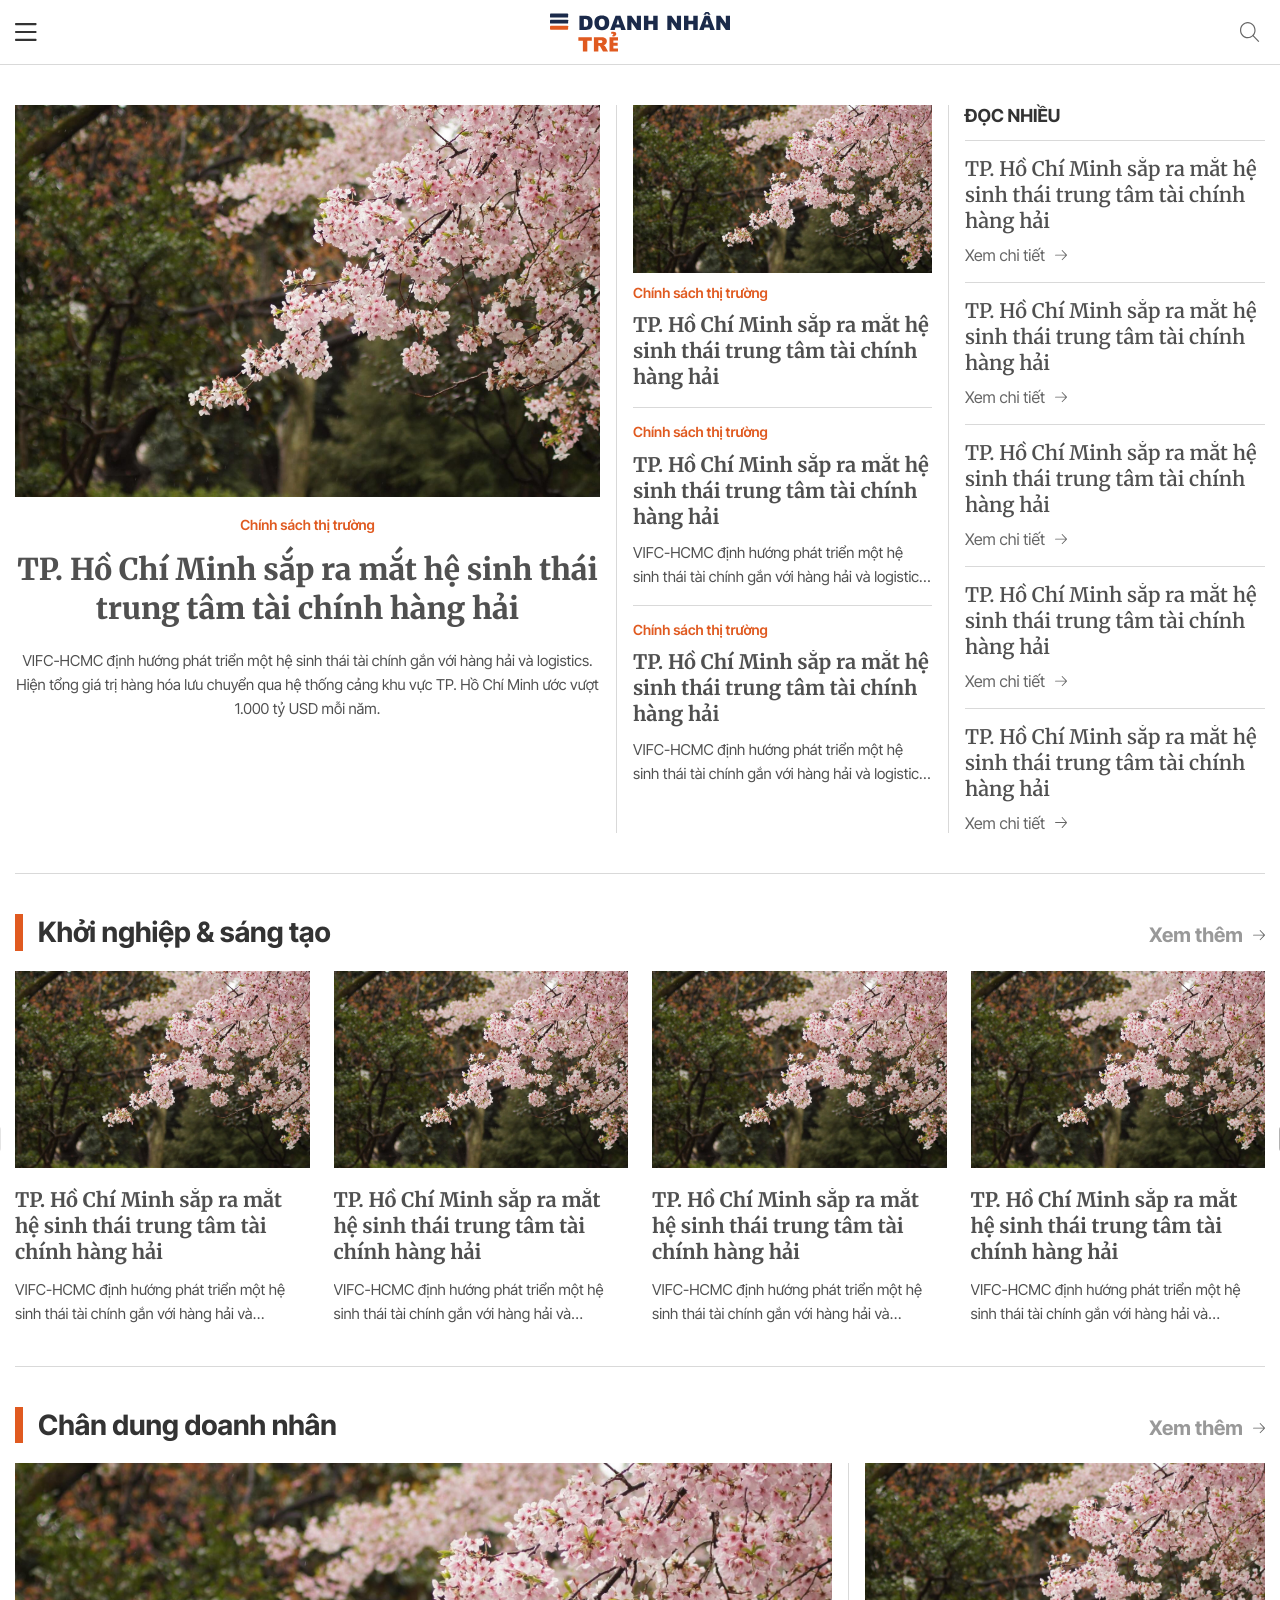
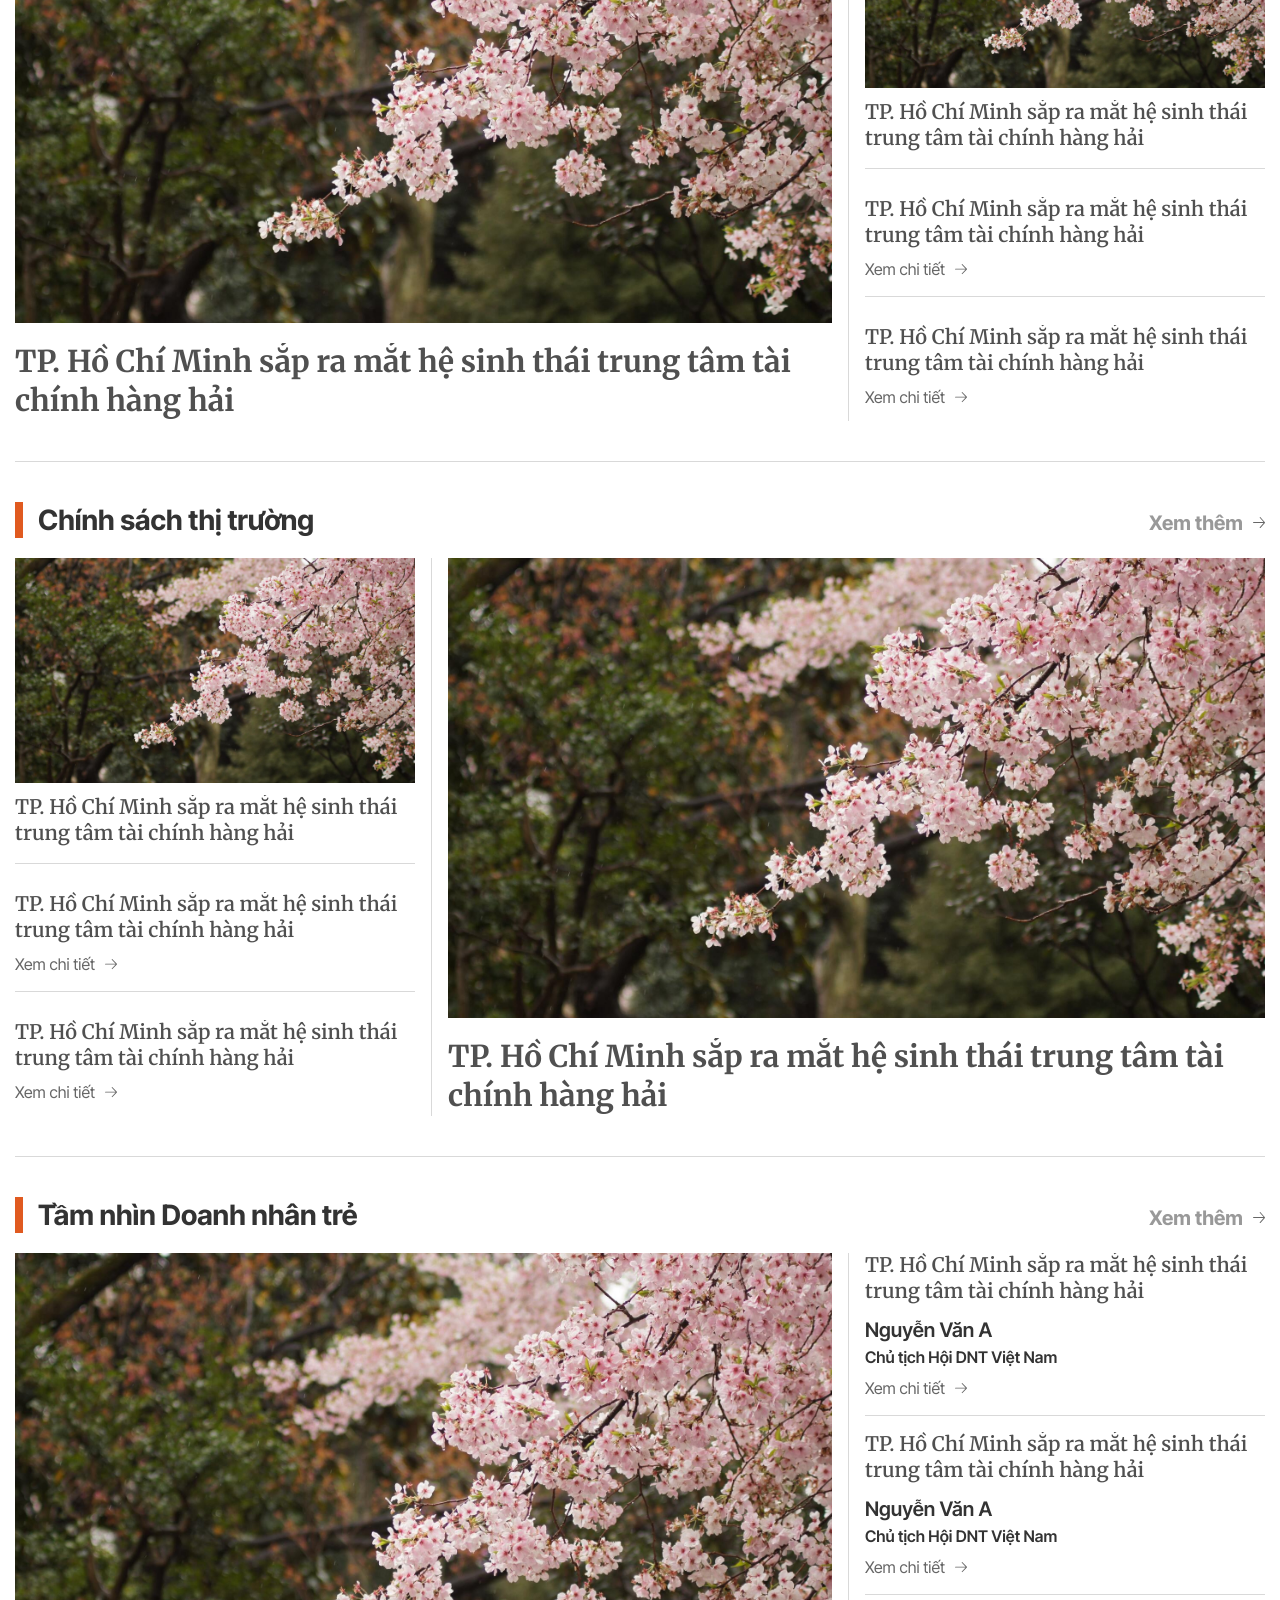
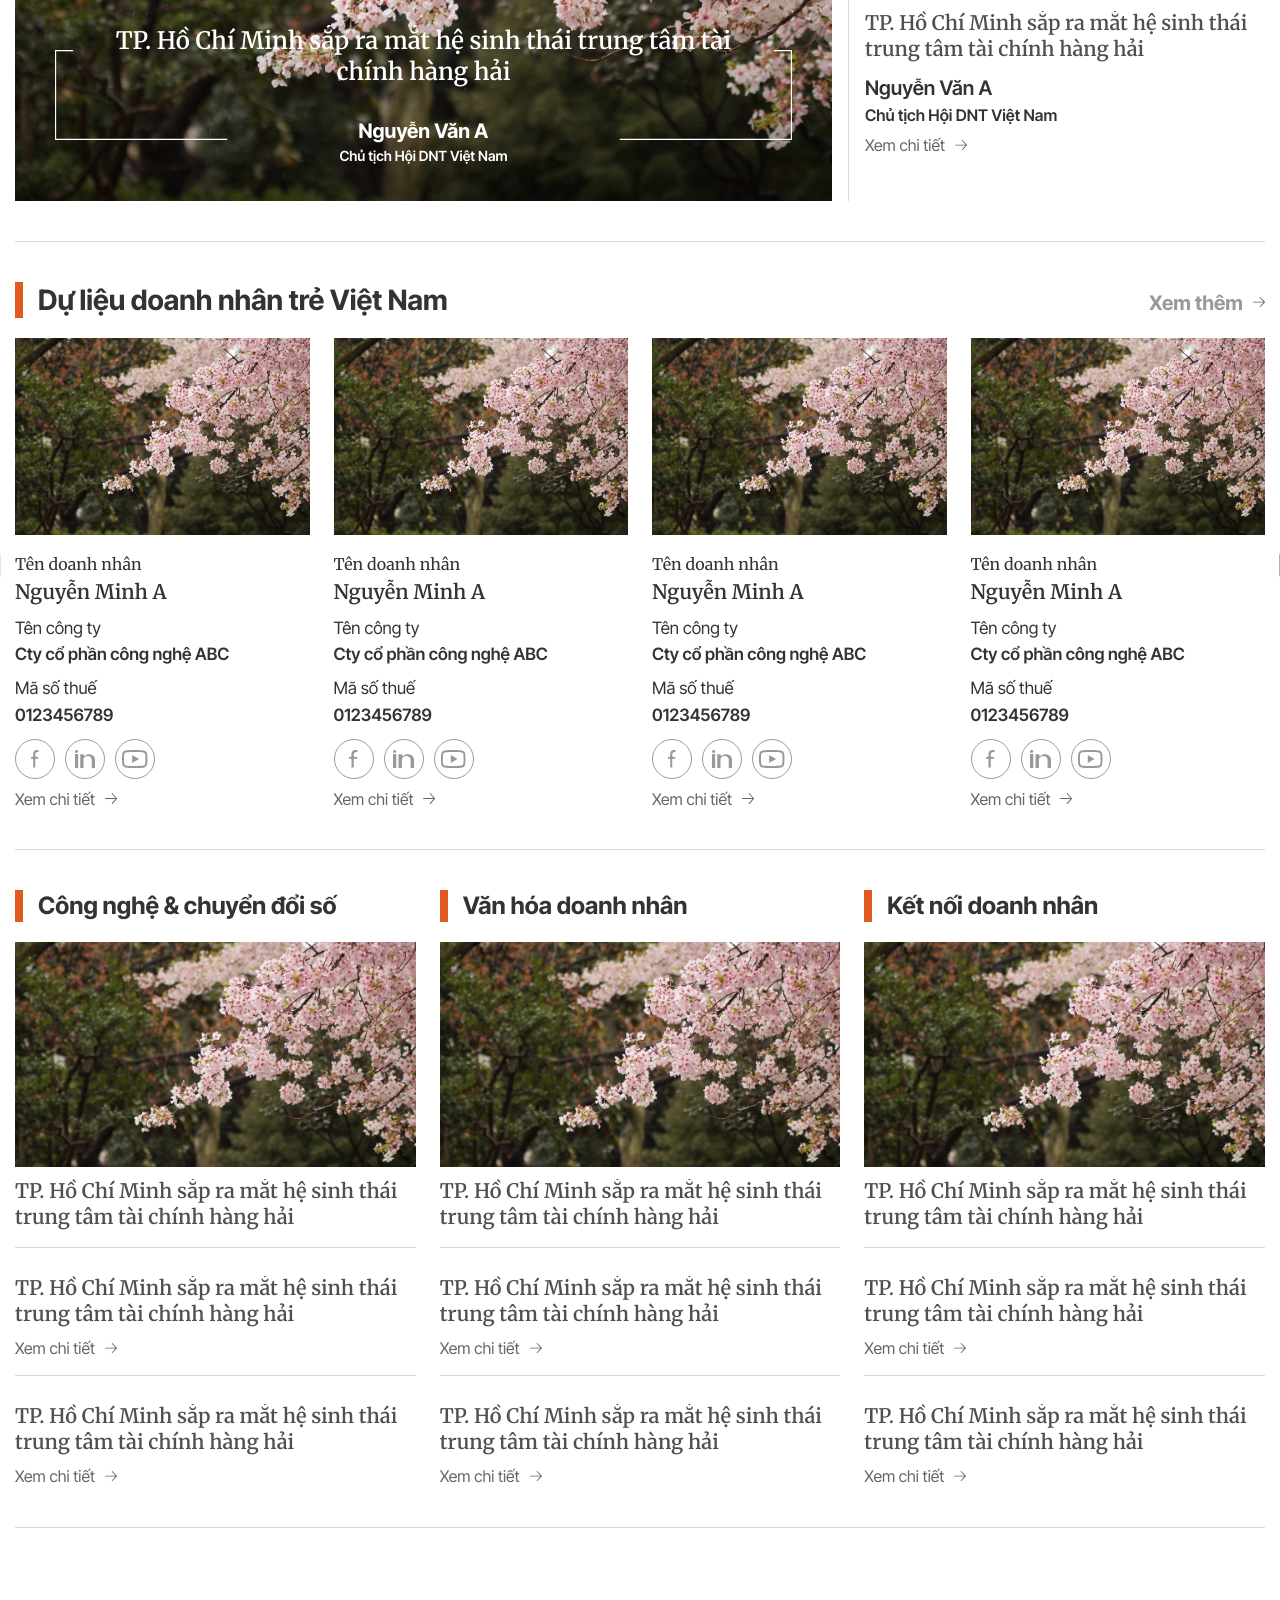
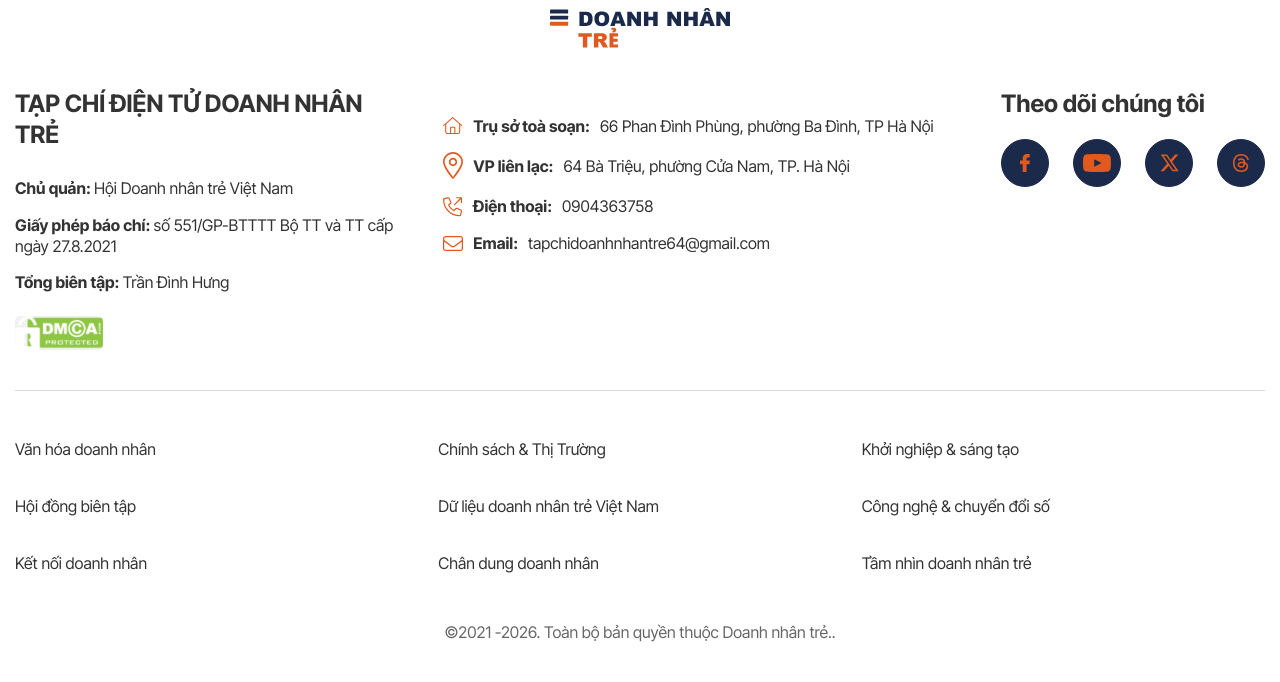
<file: index.html>
<!DOCTYPE html>
<html lang="vi">
    <head>
        <meta charset="UTF-8" />
        <meta http-equiv="X-UA-Compatible" content="IE=edge" />
        <meta name="viewport" content="width=device-width, initial-scale=1.0" />
        <!-- favicon -->
        <link rel="shortcut icon" href="./images/favicon/favicon.ico" type="image/x-icon" />
        <!-- end favicon -->
        <title>Doanh nhân trẻ</title>
        <!-- font -->
        <link rel="preconnect" href="https://fonts.googleapis.com">
        <link rel="preconnect" href="https://fonts.gstatic.com" crossorigin>
        <link href="https://fonts.googleapis.com/css2?family=Inter+Tight:ital,wght@0,100..900;1,100..900&family=Merriweather:ital,opsz,wght@0,18..144,300..900;1,18..144,300..900&display=swap" rel="stylesheet">
        <!-- end font -->
        <link rel="stylesheet" href="./lib/swiper/swiper-bundle.min.css" />
        <link rel="stylesheet" href="./css/style.css" />
        <script src="./lib/jquery/jquery-3.7.1.min.js"></script>
    </head>

    <body>
        <!-- header -->
        <header id="header" class="header relative z-50 js__stickyHeader">
            <!-- pc -->
            <div class="d-3xl-block d-xl-none">
                <div class="header-desk relative z-10">
                    <!-- top -->
                    <div class="header-desk-top bg-white w-wrapper py-15">
                        <div class="header-desk-top__container w-1280 w-md-500 d-3xl-flex items-center justify-between">
                            <!-- left -->
                            <div class="left d-3xl-flex items-center">
                                <!-- logo -->
                                <div class="logo d-3xl-flex items-center gap-10">
                                    <a href="#" class="logo-img">
                                        <img src="./images/svg/logo.svg" alt="">
                                    </a>
                                </div>
                                <!-- end logo -->
                            </div>
                            <!-- end left -->

                            <!-- right -->
                            <div class="right d-3xl-flex items-center">
                                <!-- btn -->
                                <div>
                                    <a href="#" class="btn uppercase fs-14">Liên hệ quảng cáo</a>
                                </div>
                                <!-- end btn -->

                                <!-- search pc -->
                                <div class="search-desk js__searchDesk ml-24 pl-20 border-l-d9 relative">
                                    <div class="search-desk__icon js__searchIconDesk pointer bg-white">
                                        <img src="./images/svg/search-gray.svg" alt="">
                                    </div>
                                    <div class="search-desk__content js__searchContentDesk">
                                        <form action="search-desk__form">
                                            <div class="search-desk__group">
                                                <input type="text" class="search-desk__input js__searchInputDesk" placeholder="Tìm kiếm...">
                                            </div>
                                        </form>
                                    </div>
                                </div>
                                <!-- end search pc -->

                            </div>
                            <!-- end right -->
                        </div>
                    </div>
                    <!-- end top -->

                    <!-- menu -->
                    <div class="header-desk-menu bg-white w-wrapper relative bg-white border-t-d9 border-b-d9">
                        <div class="header-desk-menu__container w-1280 w-md-500 d-3xl-flex items-center justify-between">
                            <!-- navbar -->
                            <nav class="navbar flex-1">
                                <ul class="navbar-wrapper d-3xl-flex items-center justify-between">
                                    <!-- item -->
                                    <li class="navbar-item">
                                        <div class="navbar-item__heading d-3xl-flex items-center fw-400 fs-16">
                                            <a href="#" class="navbar-item__text flex-1 d-3xl-inline-block text-gray-33">Chính sách & Thị Trường</a>
                                        </div>
                                        <ul class="navbar-dropdown fs-14 scroll">
                                            <li class="navbar-dropdown__item">
                                                <a href="#" class="navbar-dropdown__link">Trong nước</a>
                                            </li>
                                            <li class="navbar-dropdown__item">
                                                <a href="#" class="navbar-dropdown__link">Quốc tế</a>
                                            </li>
                                            <li class="navbar-dropdown__item">
                                                <a href="#" class="navbar-dropdown__link">Tin phật sự</a>
                                            </li>
                                            <li class="navbar-dropdown__item">
                                                <a href="#" class="navbar-dropdown__link">Tin mới</a>
                                            </li>
                                        </ul>
                                    </li>
                                    <!-- end item -->
                                    <!-- item -->
                                    <li class="navbar-item">
                                        <div class="navbar-item__heading d-3xl-flex items-center fw-400 fs-16">
                                            <a href="#" class="navbar-item__text flex-1 d-3xl-inline-block text-gray-33">Kết nối doanh nhân</a>
                                        </div>
                                        <ul class="navbar-dropdown fs-14 scroll">
                                            <li class="navbar-dropdown__item">
                                                <a href="#" class="navbar-dropdown__link">Trong nước</a>
                                            </li>
                                            <li class="navbar-dropdown__item">
                                                <a href="#" class="navbar-dropdown__link">Quốc tế</a>
                                            </li>
                                            <li class="navbar-dropdown__item">
                                                <a href="#" class="navbar-dropdown__link">Tin phật sự</a>
                                            </li>
                                            <li class="navbar-dropdown__item">
                                                <a href="#" class="navbar-dropdown__link">Tin mới</a>
                                            </li>
                                        </ul>
                                    </li>
                                    <!-- end item -->
                                    <!-- item -->
                                    <li class="navbar-item">
                                        <div class="navbar-item__heading d-3xl-flex items-center fw-400 fs-16">
                                            <a href="#" class="navbar-item__text flex-1 d-3xl-inline-block text-gray-33">Khởi nghiệp & sáng tạo</a>
                                        </div>
                                        <ul class="navbar-dropdown fs-14 scroll">
                                            <li class="navbar-dropdown__item">
                                                <a href="#" class="navbar-dropdown__link">Trong nước</a>
                                            </li>
                                            <li class="navbar-dropdown__item">
                                                <a href="#" class="navbar-dropdown__link">Quốc tế</a>
                                            </li>
                                            <li class="navbar-dropdown__item">
                                                <a href="#" class="navbar-dropdown__link">Tin phật sự</a>
                                            </li>
                                            <li class="navbar-dropdown__item">
                                                <a href="#" class="navbar-dropdown__link">Tin mới</a>
                                            </li>
                                        </ul>
                                    </li>
                                    <!-- end item -->
                                    <!-- item -->
                                    <li class="navbar-item">
                                        <div class="navbar-item__heading d-3xl-flex items-center fw-400 fs-16">
                                            <a href="#" class="navbar-item__text flex-1 d-3xl-inline-block text-gray-33">Chân dung doanh nhân</a>
                                        </div>
                                        <ul class="navbar-dropdown fs-14 scroll">
                                            <li class="navbar-dropdown__item">
                                                <a href="#" class="navbar-dropdown__link">Trong nước</a>
                                            </li>
                                            <li class="navbar-dropdown__item">
                                                <a href="#" class="navbar-dropdown__link">Quốc tế</a>
                                            </li>
                                            <li class="navbar-dropdown__item">
                                                <a href="#" class="navbar-dropdown__link">Tin phật sự</a>
                                            </li>
                                            <li class="navbar-dropdown__item">
                                                <a href="#" class="navbar-dropdown__link">Tin mới</a>
                                            </li>
                                        </ul>
                                    </li>
                                    <!-- end item -->
                                    <!-- item -->
                                    <li class="navbar-item">
                                        <div class="navbar-item__heading d-3xl-flex items-center fw-400 fs-16">
                                            <a href="#" class="navbar-item__text flex-1 d-3xl-inline-block text-gray-33">Công nghệ & chuyển đối số</a>
                                        </div>
                                        <ul class="navbar-dropdown fs-14 scroll">
                                            <li class="navbar-dropdown__item">
                                                <a href="#" class="navbar-dropdown__link">Trong nước</a>
                                            </li>
                                            <li class="navbar-dropdown__item">
                                                <a href="#" class="navbar-dropdown__link">Quốc tế</a>
                                            </li>
                                            <li class="navbar-dropdown__item">
                                                <a href="#" class="navbar-dropdown__link">Tin phật sự</a>
                                            </li>
                                            <li class="navbar-dropdown__item">
                                                <a href="#" class="navbar-dropdown__link">Tin mới</a>
                                            </li>
                                        </ul>
                                    </li>
                                    <!-- end item -->
                                    <!-- item -->
                                    <li class="navbar-item">
                                        <div class="navbar-item__heading d-3xl-flex items-center fw-400 fs-16">
                                            <a href="#" class="navbar-item__text flex-1 d-3xl-inline-block text-gray-33">Dự liệu doanh nhân trẻ</a>
                                        </div>
                                        <ul class="navbar-dropdown fs-14 scroll">
                                            <li class="navbar-dropdown__item">
                                                <a href="#" class="navbar-dropdown__link">Trong nước</a>
                                            </li>
                                            <li class="navbar-dropdown__item">
                                                <a href="#" class="navbar-dropdown__link">Quốc tế</a>
                                            </li>
                                            <li class="navbar-dropdown__item">
                                                <a href="#" class="navbar-dropdown__link">Tin phật sự</a>
                                            </li>
                                            <li class="navbar-dropdown__item">
                                                <a href="#" class="navbar-dropdown__link">Tin mới</a>
                                            </li>
                                        </ul>
                                    </li>
                                    <!-- end item -->
                                    <!-- item -->
                                    <li class="navbar-item">
                                        <div class="navbar-item__heading d-3xl-flex items-center fw-400 fs-16">
                                            <a href="#" class="navbar-item__text flex-1 d-3xl-inline-block text-gray-33">Hội đồng biên tập</a>
                                        </div>
                                        <ul class="navbar-dropdown fs-14 scroll">
                                            <li class="navbar-dropdown__item">
                                                <a href="#" class="navbar-dropdown__link">Trong nước</a>
                                            </li>
                                            <li class="navbar-dropdown__item">
                                                <a href="#" class="navbar-dropdown__link">Quốc tế</a>
                                            </li>
                                            <li class="navbar-dropdown__item">
                                                <a href="#" class="navbar-dropdown__link">Tin phật sự</a>
                                            </li>
                                            <li class="navbar-dropdown__item">
                                                <a href="#" class="navbar-dropdown__link">Tin mới</a>
                                            </li>
                                        </ul>
                                    </li>
                                    <!-- end item -->
                                    <li class="navbar-item navbar-more  js__navbarMore">
                                        <div class="navbar-more__icon js__navbarMoreIcon">
                                            <div class="bar">
                                                <img src="./images/svg/bar.svg" alt="">
                                            </div>
                                            <div class="close">
                                                <img src="./images/svg/close.svg" alt="">
                                            </div>
                                        </div>
                                        
                                    </li>
                                </ul>
                                <div class="navbar-more__content js__navbarMoreContent">
                                    <div class="navbar-more__inner w-1140">
                                        <ul class="navbar-more__list d-3xl-grid col-4 gap-24">
                                            <li class="navbar-more__item">
                                                <div class="navbar-more__title"><a href="#">Cate 1</a></div>
                                                <ul class="navbar-more__children">
                                                    <li><a href="#">Cate 2</a></li>
                                                    <li><a href="#">Cate 2</a></li>
                                                    <li><a href="#">Cate 2</a></li>
                                                    <li><a href="#">Cate 2</a></li>
                                                </ul>
                                            </li>
                                            <li class="navbar-more__item">
                                                <div class="navbar-more__title"><a href="#">Cate 1</a></div>
                                                <ul class="navbar-more__children">
                                                    <li><a href="#">Cate 2</a></li>
                                                    <li><a href="#">Cate 2</a></li>
                                                    <li><a href="#">Cate 2</a></li>
                                                    <li><a href="#">Cate 2</a></li>
                                                </ul>
                                            </li>
                                            <li class="navbar-more__item">
                                                <div class="navbar-more__title"><a href="#">Cate 1</a></div>
                                                <ul class="navbar-more__children">
                                                    <li><a href="#">Cate 2</a></li>
                                                    <li><a href="#">Cate 2</a></li>
                                                    <li><a href="#">Cate 2</a></li>
                                                    <li><a href="#">Cate 2</a></li>
                                                </ul>
                                            </li>
                                            <li class="navbar-more__item">
                                                <div class="navbar-more__title"><a href="#">Cate 1</a></div>
                                                <ul class="navbar-more__children">
                                                    <li><a href="#">Cate 2</a></li>
                                                    <li><a href="#">Cate 2</a></li>
                                                    <li><a href="#">Cate 2</a></li>
                                                    <li><a href="#">Cate 2</a></li>
                                                </ul>
                                            </li>
                                        </ul>
                                    </div>
                                </div>
                            </nav>
                            <!-- end navbar -->
                        </div>
                    </div>
                    <!-- end menu -->
                </div>
            </div>
            <!-- end pc -->
             
            <!-- mb -->
            <div class="d-3xl-none d-xl-block">
                <div class="header-mb relative z-10 border-b-d9">
                    <!-- bot -->
                    <div class="header-mb-bot w-wrapper bg-white">
                        <div class="header-mb-bot__container w-1280 d-3xl-flex items-center justify-between py-12">
                            <!-- left -->
                            <div class="left flex-1">
                                <!-- submenu -->
                                <div class="sub-menu">
                                    <!-- icon bar -->
                                    <div class="icon-bar js__clickShowMenuMb">
                                        <img src="./images/svg/bar-black.svg" alt="">
                                    </div>
                                    <!-- end icon bar -->
                                    <!-- content -->
                                    <div class="sub-menu__content">
                                        <!-- close -->
                                        <div class="sub-menu__close js__closeSubMenu d-3xl-flex items-center">
                                            <img src="./images/svg/close-gray.svg" alt="">
                                        </div>
                                        <!-- end close -->
            
                                        <div class="sub-menu__container">
                                            <!-- list -->
                                            <div class="sub-menu__list">
                                                <!-- item -->
                                                <div class="sub-menu__item px-20">
                                                    <!-- heading -->
                                                    <div class="heading-sub d-3xl-flex items-center justify-between py-15 text-gray-2b">
                                                        <h3 class="heading-sub__title fs-15 fw-500">
                                                            <a href="#">Chính sách & Thị trường</a>
                                                        </h3>
                                                        <div class="heading-sub__arrow js__dropDown">
                                                            <img src="./images/svg/arrow-down-gray.svg" alt="">
                                                        </div>
                                                    </div>
                                                    <!-- end heading -->
            
                                                    <!-- sub menu list -->
                                                    <ul class="list-sub js__listSubMenu">
                                                        <li class="item-sub">
                                                            <a href="#" class="item-sub__link fs-14">Release Calender</a>
                                                        </li>
                                                        <li class="item-sub">
                                                            <a href="#" class="item-sub__link fs-14">Release Calender</a>
                                                        </li>
                                                        <li class="item-sub">
                                                            <a href="#" class="item-sub__link fs-14">Release Calender</a>
                                                        </li>
                                                    </ul>
                                                    <!-- end sub menu list -->
                                                </div>
                                                <!-- end item -->
                                                <!-- item -->
                                                <div class="sub-menu__item px-20">
                                                    <!-- heading -->
                                                    <div class="heading-sub d-3xl-flex items-center justify-between py-15 text-gray-2b">
                                                        <h3 class="heading-sub__title fs-15 fw-500">
                                                            <a href="#">Chính sách & Thị trường</a>
                                                        </h3>
                                                        <div class="heading-sub__arrow js__dropDown">
                                                            <img src="./images/svg/arrow-down-gray.svg" alt="">
                                                        </div>
                                                    </div>
                                                    <!-- end heading -->
            
                                                    <!-- sub menu list -->
                                                    <ul class="list-sub js__listSubMenu">
                                                        <li class="item-sub">
                                                            <a href="#" class="item-sub__link fs-14">Release Calender</a>
                                                        </li>
                                                        <li class="item-sub">
                                                            <a href="#" class="item-sub__link fs-14">Release Calender</a>
                                                        </li>
                                                        <li class="item-sub">
                                                            <a href="#" class="item-sub__link fs-14">Release Calender</a>
                                                        </li>
                                                    </ul>
                                                    <!-- end sub menu list -->
                                                </div>
                                                <!-- end item -->
                                                <!-- item -->
                                                <div class="sub-menu__item px-20">
                                                    <!-- heading -->
                                                    <div class="heading-sub d-3xl-flex items-center justify-between py-15 text-gray-2b">
                                                        <h3 class="heading-sub__title fs-15 fw-500">
                                                            <a href="#">Chính sách & Thị trường</a>
                                                        </h3>
                                                        <div class="heading-sub__arrow js__dropDown">
                                                            <img src="./images/svg/arrow-down-gray.svg" alt="">
                                                        </div>
                                                    </div>
                                                    <!-- end heading -->
            
                                                    <!-- sub menu list -->
                                                    <ul class="list-sub js__listSubMenu">
                                                        <li class="item-sub">
                                                            <a href="#" class="item-sub__link fs-14">Release Calender</a>
                                                        </li>
                                                        <li class="item-sub">
                                                            <a href="#" class="item-sub__link fs-14">Release Calender</a>
                                                        </li>
                                                        <li class="item-sub">
                                                            <a href="#" class="item-sub__link fs-14">Release Calender</a>
                                                        </li>
                                                    </ul>
                                                    <!-- end sub menu list -->
                                                </div>
                                                <!-- end item -->
                                                <!-- item -->
                                                <div class="sub-menu__item px-20">
                                                    <!-- heading -->
                                                    <div class="heading-sub d-3xl-flex items-center justify-between py-15 text-gray-2b">
                                                        <h3 class="heading-sub__title fs-15 fw-500">
                                                            <a href="#">Chính sách & Thị trường</a>
                                                        </h3>
                                                        <div class="heading-sub__arrow js__dropDown">
                                                            <img src="./images/svg/arrow-down-gray.svg" alt="">
                                                        </div>
                                                    </div>
                                                    <!-- end heading -->
            
                                                    <!-- sub menu list -->
                                                    <ul class="list-sub js__listSubMenu">
                                                        <li class="item-sub">
                                                            <a href="#" class="item-sub__link fs-14">Release Calender</a>
                                                        </li>
                                                        <li class="item-sub">
                                                            <a href="#" class="item-sub__link fs-14">Release Calender</a>
                                                        </li>
                                                        <li class="item-sub">
                                                            <a href="#" class="item-sub__link fs-14">Release Calender</a>
                                                        </li>
                                                    </ul>
                                                    <!-- end sub menu list -->
                                                </div>
                                                <!-- end item -->
                                                <!-- item -->
                                                <div class="sub-menu__item px-20">
                                                    <!-- heading -->
                                                    <div class="heading-sub d-3xl-flex items-center justify-between py-15 text-gray-2b">
                                                        <h3 class="heading-sub__title fs-15 fw-500">
                                                            <a href="#">Chính sách & Thị trường</a>
                                                        </h3>
                                                        <div class="heading-sub__arrow js__dropDown">
                                                            <img src="./images/svg/arrow-down-gray.svg" alt="">
                                                        </div>
                                                    </div>
                                                    <!-- end heading -->
            
                                                    <!-- sub menu list -->
                                                    <ul class="list-sub js__listSubMenu">
                                                        <li class="item-sub">
                                                            <a href="#" class="item-sub__link fs-14">Release Calender</a>
                                                        </li>
                                                        <li class="item-sub">
                                                            <a href="#" class="item-sub__link fs-14">Release Calender</a>
                                                        </li>
                                                        <li class="item-sub">
                                                            <a href="#" class="item-sub__link fs-14">Release Calender</a>
                                                        </li>
                                                    </ul>
                                                    <!-- end sub menu list -->
                                                </div>
                                                <!-- end item -->
                                                <!-- item -->
                                                <div class="sub-menu__item px-20">
                                                    <!-- heading -->
                                                    <div class="heading-sub d-3xl-flex items-center justify-between py-15 text-gray-2b">
                                                        <h3 class="heading-sub__title fs-15 fw-500">
                                                            <a href="#">Chính sách & Thị trường</a>
                                                        </h3>
                                                        <div class="heading-sub__arrow js__dropDown">
                                                            <img src="./images/svg/arrow-down-gray.svg" alt="">
                                                        </div>
                                                    </div>
                                                    <!-- end heading -->
            
                                                    <!-- sub menu list -->
                                                    <ul class="list-sub js__listSubMenu">
                                                        <li class="item-sub">
                                                            <a href="#" class="item-sub__link fs-14">Release Calender</a>
                                                        </li>
                                                        <li class="item-sub">
                                                            <a href="#" class="item-sub__link fs-14">Release Calender</a>
                                                        </li>
                                                        <li class="item-sub">
                                                            <a href="#" class="item-sub__link fs-14">Release Calender</a>
                                                        </li>
                                                    </ul>
                                                    <!-- end sub menu list -->
                                                </div>
                                                <!-- end item -->
                                                <!-- item -->
                                                <div class="sub-menu__item px-20">
                                                    <!-- heading -->
                                                    <div class="heading-sub d-3xl-flex items-center justify-between py-15 text-gray-2b">
                                                        <h3 class="heading-sub__title fs-15 fw-500">
                                                            <a href="#">Chính sách & Thị trường</a>
                                                        </h3>
                                                        <div class="heading-sub__arrow js__dropDown">
                                                            <img src="./images/svg/arrow-down-gray.svg" alt="">
                                                        </div>
                                                    </div>
                                                    <!-- end heading -->
            
                                                    <!-- sub menu list -->
                                                    <ul class="list-sub js__listSubMenu">
                                                        <li class="item-sub">
                                                            <a href="#" class="item-sub__link fs-14">Release Calender</a>
                                                        </li>
                                                        <li class="item-sub">
                                                            <a href="#" class="item-sub__link fs-14">Release Calender</a>
                                                        </li>
                                                        <li class="item-sub">
                                                            <a href="#" class="item-sub__link fs-14">Release Calender</a>
                                                        </li>
                                                    </ul>
                                                    <!-- end sub menu list -->
                                                </div>
                                                <!-- end item -->
                                                
                                            </div>
                                            <!-- end list -->

                                            <!-- btn -->
                                            <div class="sub-menu__bot d-3xl-flex items-center justify-center pb-10 pt-30">
                                                <a href="#" class="btn uppercase fs-14">Liên hệ quảng cáo</a>
                                            </div>
                                            <!-- end btn -->
                                        </div>
                                    </div>
                                    <!-- end content -->
                                    <div class="overlay js__overlay"></div>
                                </div>
                                <!-- end submenu -->
                            </div>
                            <!-- end left -->
                            <!-- center -->
                            <div class="center flex-0">
                                <!-- logo -->
                                <div class="logo">
                                    <a href="#" class="logo-img">
                                        <img src="./images/svg/logo.svg" alt="">
                                    </a>
                                </div>
                                <!-- end logo -->
                            </div>
                            <!-- end center -->
    
                            <!-- right -->
                            <div class="right flex-1 d-3xl-flex items-center justify-end">
                                <!-- search mb -->
                                <div class="search-mb">
                                    <div class="search-mb__icon js__searchMb">
                                        <img src="./images/svg/search-gray.svg" alt="">
                                    </div>
                                    <!-- form -->
                                    <div class="header-search-mb__form h-60 w-full js__formSearchMb shadow">
                                        <form action="" class="w-full h-full">
                                            <div class="relative w-full h-full">
                                                <input type="text" class="header-search-input w-full h-full p-12 fs-16 js__focusSearchMb" placeholder="Search...">
                                                <div class="header-search-btn absolute h-full d-3xl-flex items-center p-8 js__closeSearchMb icon-20">
                                                    <img src="./images/svg/close-gray.svg" alt="">
                                                </div>
                                            </div>
                                        </form>
                                    </div>
                                    <!-- end form -->
                                </div>
                                <!-- end search mb -->
                            </div>
                            <!-- end right -->
                        </div>
                    </div>
                   <!-- end bot -->
                </div>
            </div>
            <!-- end mb -->

        </header>
        <!-- end header -->
        <!-- main -->
        <main id="main" class="main">

            <!-- desk top -->
            <div class="d-3xl-block d-md-none">

                <!-- primary -->
                <section class="section-primary relative w-wrapper z-10 over-hidden">
                    <div class="section-primary__container w-1280 w-md-500 relative block-tertiary border-b-d9 py-40">
                        <!-- left -->
                        <div class="section-primary__left block-tertiary__left">
                            <!-- article large -->
                            <div class="article-large">
                                <!-- img -->
                                <div class="article-img">
                                    <a href="#" class="ratio-3x2">
                                        <img src="./images/2.jpg" alt="">
                                    </a>
                                </div>
                                <!-- end img -->
                                <!-- content -->
                                <div class="article-content pt-20">
                                    <a href="#" class="article-cate d-3xl-flex items-center justify-center fs-14 fs-md-12 mb-16">
                                        <span class="fw-600 text-orange-e0">Chính sách thị trường</span>
                                    </a>
                                    <h1 class="article-title fs-30 fs-md-22 fw-800 text-center font-merri text-gray-50 lh-130 mb-20">
                                        <a href="#" class="">TP. Hồ Chí Minh sắp ra mắt hệ sinh thái trung tâm tài chính hàng hải
                                        </a>
                                    </h1>
                                    
                                    <div class="article-des fs-15 text-center text-gray-50 lh-130">
                                        <p>VIFC-HCMC định hướng phát triển một hệ sinh thái tài chính gắn với hàng hải và logistics. Hiện tổng giá trị hàng hóa lưu chuyển qua hệ thống cảng khu vực TP. Hồ Chí Minh ước vượt 1.000 tỷ USD mỗi năm.
                                        </p>
                                    </div>
                                </div>
                                <!-- end content -->
                            </div>
                            <!-- end article large -->
                        </div>
                        <!-- end left -->
                        <!-- center -->
                        <div class="section-primary__center block-tertiary__center mt-md-20">
                            <!-- article medium -->
                            <div class="article-medium last-article">
                                <!-- article -->
                                <div class="article py-16 border-b-d9">
                                    <!-- img -->
                                    <div class="article-img">
                                        <a href="#" class="ratio-16x9">
                                            <img src="./images/2.jpg" alt="">
                                        </a>
                                    </div>
                                    <!-- end img -->
                                    <!-- content -->
                                    <div class="article-content pt-12">
                                        <a href="#" class="article-cate d-3xl-flex items-center fs-14 mb-10">
                                            <span class="fw-600 text-orange-e0">Chính sách thị trường</span>
                                        </a>
                                        <h2 class="article-title fs-20 fs-md-18 fw-700 font-merri text-gray-50 lh-130">
                                            <a href="#" class="fix-text3">TP. Hồ Chí Minh sắp ra mắt hệ sinh thái trung tâm tài chính hàng hải
                                            </a>
                                        </h2>
                                        <div class="article-des fs-15 text-gray-50 lh-130 mt-10">
                                            <p class="fix-text2">VIFC-HCMC định hướng phát triển một hệ sinh thái tài chính gắn với hàng hải và logistics. Hiện tổng giá trị hàng hóa lưu chuyển qua hệ thống cảng khu vực TP. Hồ Chí Minh ước vượt 1.000 tỷ USD mỗi năm.
                                            </p>
                                        </div>
                                    </div>
                                    <!-- end content -->
                                </div>
                                <!-- end article -->
                                <!-- article -->
                                <div class="article py-16 border-b-d9">
                                    <!-- img -->
                                    <div class="article-img">
                                        <a href="#" class="ratio-16x9">
                                            <img src="./images/2.jpg" alt="">
                                        </a>
                                    </div>
                                    <!-- end img -->
                                    <!-- content -->
                                    <div class="article-content pt-12">
                                        <a href="#" class="article-cate d-3xl-flex items-center fs-14 mb-10">
                                            <span class="fw-600 text-orange-e0">Chính sách thị trường</span>
                                        </a>
                                        <h2 class="article-title fs-20 fs-md-18 fw-700 font-merri text-gray-50 lh-130">
                                            <a href="#" class="fix-text3">TP. Hồ Chí Minh sắp ra mắt hệ sinh thái trung tâm tài chính hàng hải
                                            </a>
                                        </h2>
                                        <div class="article-des fs-15 text-gray-50 lh-130 mt-10">
                                            <p class="fix-text2">VIFC-HCMC định hướng phát triển một hệ sinh thái tài chính gắn với hàng hải và logistics. Hiện tổng giá trị hàng hóa lưu chuyển qua hệ thống cảng khu vực TP. Hồ Chí Minh ước vượt 1.000 tỷ USD mỗi năm.
                                            </p>
                                        </div>
                                    </div>
                                    <!-- end content -->
                                </div>
                                <!-- end article -->
                                <!-- article -->
                                <div class="article py-16 border-b-d9">
                                    <!-- img -->
                                    <div class="article-img">
                                        <a href="#" class="ratio-16x9">
                                            <img src="./images/2.jpg" alt="">
                                        </a>
                                    </div>
                                    <!-- end img -->
                                    <!-- content -->
                                    <div class="article-content pt-12">
                                        <a href="#" class="article-cate d-3xl-flex items-center fs-14 mb-10">
                                            <span class="fw-600 text-orange-e0">Chính sách thị trường</span>
                                        </a>
                                        <h2 class="article-title fs-20 fs-md-18 fw-700 font-merri text-gray-50 lh-130">
                                            <a href="#" class="fix-text3">TP. Hồ Chí Minh sắp ra mắt hệ sinh thái trung tâm tài chính hàng hải
                                            </a>
                                        </h2>
                                        <div class="article-des fs-15 text-gray-50 lh-130 mt-10">
                                            <p class="fix-text2">VIFC-HCMC định hướng phát triển một hệ sinh thái tài chính gắn với hàng hải và logistics. Hiện tổng giá trị hàng hóa lưu chuyển qua hệ thống cảng khu vực TP. Hồ Chí Minh ước vượt 1.000 tỷ USD mỗi năm.
                                            </p>
                                        </div>
                                    </div>
                                    <!-- end content -->
                                </div>
                                <!-- end article -->
                            </div>
                            <!-- end article medium -->
                        </div>
                        <!-- end center -->
                        <!-- right -->
                        <div class="section-primary__right block-tertiary__right mt-md-20">
                            <!-- box one -->
                            <div class="box-one">
                                <!-- heading -->
                                <div class="box-one__heading">
                                    <h2 class="fs-18 text-gray-33 fw-700 uppercase pb-12 mb-16 border-b-d9">Đọc nhiều</h2>
                                </div>
                                <!-- end heading -->

                                <!-- content -->
                                <div class="box-one__content">
                                    <!-- article list -->
                                    <div class="article-list last-article">
                                        <!-- article -->
                                        <div class="article py-16 border-b-d9">
                                            <h3 class="article-title fs-20 fs-md-18 fw-600 font-merri text-gray-50 lh-130">
                                                <a href="#" class="fix-text3">TP. Hồ Chí Minh sắp ra mắt hệ sinh thái trung tâm tài chính hàng hải
                                                </a>
                                            </h3>
                                            <div class="see-more-primary mt-10">
                                                <a href="#" class="see-more-primary__link d-3xl-inline-flex items-center fs-16 text-gray-66">
                                                    <span class="text flex-1 d-3xl-inline-block">Xem chi tiết</span>
                                                    <div class="icon flex-0 icon-12 ml-10">
                                                        <img src="./images/svg/arrow-next-gray.svg" alt="" class="icon-next">
                                                    </div>
                                                </a>
                                            </div>
                                        </div>
                                        <!-- end article -->
                                        <!-- article -->
                                        <div class="article py-16 border-b-d9">
                                            <h3 class="article-title fs-20 fs-md-18 fw-600 font-merri text-gray-50 lh-130">
                                                <a href="#" class="fix-text3">TP. Hồ Chí Minh sắp ra mắt hệ sinh thái trung tâm tài chính hàng hải
                                                </a>
                                            </h3>
                                            <div class="see-more-primary mt-10">
                                                <a href="#" class="see-more-primary__link d-3xl-inline-flex items-center fs-16 text-gray-66">
                                                    <span class="text flex-1 d-3xl-inline-block">Xem chi tiết</span>
                                                    <div class="icon flex-0 icon-12 ml-10">
                                                        <img src="./images/svg/arrow-next-gray.svg" alt="" class="icon-next">
                                                    </div>
                                                </a>
                                            </div>
                                        </div>
                                        <!-- end article -->
                                        <!-- article -->
                                        <div class="article py-16 border-b-d9">
                                            <h3 class="article-title fs-20 fs-md-18 fw-600 font-merri text-gray-50 lh-130">
                                                <a href="#" class="fix-text3">TP. Hồ Chí Minh sắp ra mắt hệ sinh thái trung tâm tài chính hàng hải
                                                </a>
                                            </h3>
                                            <div class="see-more-primary mt-10">
                                                <a href="#" class="see-more-primary__link d-3xl-inline-flex items-center fs-16 text-gray-66">
                                                    <span class="text flex-1 d-3xl-inline-block">Xem chi tiết</span>
                                                    <div class="icon flex-0 icon-12 ml-10">
                                                        <img src="./images/svg/arrow-next-gray.svg" alt="" class="icon-next">
                                                    </div>
                                                </a>
                                            </div>
                                        </div>
                                        <!-- end article -->
                                        <!-- article -->
                                        <div class="article py-16 border-b-d9">
                                            <h3 class="article-title fs-20 fs-md-18 fw-600 font-merri text-gray-50 lh-130">
                                                <a href="#" class="fix-text3">TP. Hồ Chí Minh sắp ra mắt hệ sinh thái trung tâm tài chính hàng hải
                                                </a>
                                            </h3>
                                            <div class="see-more-primary mt-10">
                                                <a href="#" class="see-more-primary__link d-3xl-inline-flex items-center fs-16 text-gray-66">
                                                    <span class="text flex-1 d-3xl-inline-block">Xem chi tiết</span>
                                                    <div class="icon flex-0 icon-12 ml-10">
                                                        <img src="./images/svg/arrow-next-gray.svg" alt="" class="icon-next">
                                                    </div>
                                                </a>
                                            </div>
                                        </div>
                                        <!-- end article -->
                                        <!-- article -->
                                        <div class="article py-16 border-b-d9">
                                            <h3 class="article-title fs-20 fs-md-18 fw-600 font-merri text-gray-50 lh-130">
                                                <a href="#" class="fix-text3">TP. Hồ Chí Minh sắp ra mắt hệ sinh thái trung tâm tài chính hàng hải
                                                </a>
                                            </h3>
                                            <div class="see-more-primary mt-10">
                                                <a href="#" class="see-more-primary__link d-3xl-inline-flex items-center fs-16 text-gray-66">
                                                    <span class="text flex-1 d-3xl-inline-block">Xem chi tiết</span>
                                                    <div class="icon flex-0 icon-12 ml-10">
                                                        <img src="./images/svg/arrow-next-gray.svg" alt="" class="icon-next">
                                                    </div>
                                                </a>
                                            </div>
                                        </div>
                                        <!-- end article -->
                                    </div>
                                    <!-- end article list -->
                                </div>
                                <!-- end content -->
                            </div>
                            <!-- end box one -->
                        </div>
                        <!-- end right -->
                    </div>
                </section>
                <!-- end primary -->
                <!-- secondary -->
                <section class="section-secondary relative z-10 over-hidden w-wrapper">
                    <div class="section-secondary__container w-1280 w-md-500 relative py-40 border-b-d9">
                        <!-- heading -->
                        <div class="heading-primary fs-28 d-3xl-flex items-center justify-between gap-20 flex-wrap">
                            <h2 class="heading-one flex-0 fw-700">
                                <a href="#">Khởi nghiệp & sáng tạo</a>
                            </h2>
                            <!-- see more -->
                            <div class="see-more-secondary d-md-none">
                                <a href="#" class="see-more-primary__link d-3xl-inline-flex items-center fs-20 text-gray-99">
                                    <span class="text flex-1 d-3xl-inline-block fw-700">Xem thêm</span>
                                    <div class="icon flex-0 icon-12 ml-10">
                                        <img src="./images/svg/arrow-next-gray.svg" alt="" class="icon-next">
                                    </div>
                                </a>
                            </div>
                            <!-- end see more -->
                        </div>
                        <!-- end heading -->

                        <!-- content -->
                        <div class="section-secondary__content mt-20">
                            <!-- slide -->
                            <div class="section-secondary__slide swiper-button-primary same-height w-full relative js__fourSlidesContainer">
                                <div class="swiper js__fourSlide">
                                    <div class="swiper-wrapper">
                                        <!-- slide -->
                                        <div class="swiper-slide">
                                            <!-- article -->
                                            <div class="article">
                                                <!-- img -->
                                                <div class="article-img">
                                                    <a href="#" class="ratio-3x2">
                                                        <img src="./images/2.jpg" alt="">
                                                    </a>
                                                </div>
                                                <!-- end img -->
                                                <!-- content -->
                                                <div class="article-content pt-20">
                                                    <h3 class="article-title fs-20 fs-md-18 fw-700 font-merri text-gray-50 lh-130">
                                                        <a href="#" class="fix-text3">TP. Hồ Chí Minh sắp ra mắt hệ sinh thái trung tâm tài chính hàng hải
                                                        </a>
                                                    </h3>
                                                    <div class="article-des fs-15 text-gray-50 lh-130 mt-12">
                                                        <p class="fix-text2">VIFC-HCMC định hướng phát triển một hệ sinh thái tài chính gắn với hàng hải và logistics. Hiện tổng giá trị hàng hóa lưu chuyển qua hệ thống cảng khu vực TP. Hồ Chí Minh ước vượt 1.000 tỷ USD mỗi năm.
                                                        </p>
                                                    </div>
                                                </div>
                                                <!-- end content -->
                                            </div>
                                            <!-- end article -->
                                        </div>
                                        <!-- end slide -->
                                        <!-- slide -->
                                        <div class="swiper-slide">
                                            <!-- article -->
                                            <div class="article">
                                                <!-- img -->
                                                <div class="article-img">
                                                    <a href="#" class="ratio-3x2">
                                                        <img src="./images/2.jpg" alt="">
                                                    </a>
                                                </div>
                                                <!-- end img -->
                                                <!-- content -->
                                                <div class="article-content pt-20">
                                                    <h3 class="article-title fs-20 fs-md-18 fw-700 font-merri text-gray-50 lh-130">
                                                        <a href="#" class="fix-text3">TP. Hồ Chí Minh sắp ra mắt hệ sinh thái trung tâm tài chính hàng hải
                                                        </a>
                                                    </h3>
                                                    <div class="article-des fs-15 text-gray-50 lh-130 mt-12">
                                                        <p class="fix-text2">VIFC-HCMC định hướng phát triển một hệ sinh thái tài chính gắn với hàng hải và logistics. Hiện tổng giá trị hàng hóa lưu chuyển qua hệ thống cảng khu vực TP. Hồ Chí Minh ước vượt 1.000 tỷ USD mỗi năm.
                                                        </p>
                                                    </div>
                                                </div>
                                                <!-- end content -->
                                            </div>
                                            <!-- end article -->
                                        </div>
                                        <!-- end slide -->
                                        <!-- slide -->
                                        <div class="swiper-slide">
                                            <!-- article -->
                                            <div class="article">
                                                <!-- img -->
                                                <div class="article-img">
                                                    <a href="#" class="ratio-3x2">
                                                        <img src="./images/2.jpg" alt="">
                                                    </a>
                                                </div>
                                                <!-- end img -->
                                                <!-- content -->
                                                <div class="article-content pt-20">
                                                    <h3 class="article-title fs-20 fs-md-18 fw-700 font-merri text-gray-50 lh-130">
                                                        <a href="#" class="fix-text3">TP. Hồ Chí Minh sắp ra mắt hệ sinh thái trung tâm tài chính hàng hải
                                                        </a>
                                                    </h3>
                                                    <div class="article-des fs-15 text-gray-50 lh-130 mt-12">
                                                        <p class="fix-text2">VIFC-HCMC định hướng phát triển một hệ sinh thái tài chính gắn với hàng hải và logistics. Hiện tổng giá trị hàng hóa lưu chuyển qua hệ thống cảng khu vực TP. Hồ Chí Minh ước vượt 1.000 tỷ USD mỗi năm.
                                                        </p>
                                                    </div>
                                                </div>
                                                <!-- end content -->
                                            </div>
                                            <!-- end article -->
                                        </div>
                                        <!-- end slide -->
                                        <!-- slide -->
                                        <div class="swiper-slide">
                                            <!-- article -->
                                            <div class="article">
                                                <!-- img -->
                                                <div class="article-img">
                                                    <a href="#" class="ratio-3x2">
                                                        <img src="./images/2.jpg" alt="">
                                                    </a>
                                                </div>
                                                <!-- end img -->
                                                <!-- content -->
                                                <div class="article-content pt-20">
                                                    <h3 class="article-title fs-20 fs-md-18 fw-700 font-merri text-gray-50 lh-130">
                                                        <a href="#" class="fix-text3">TP. Hồ Chí Minh sắp ra mắt hệ sinh thái trung tâm tài chính hàng hải
                                                        </a>
                                                    </h3>
                                                    <div class="article-des fs-15 text-gray-50 lh-130 mt-12">
                                                        <p class="fix-text2">VIFC-HCMC định hướng phát triển một hệ sinh thái tài chính gắn với hàng hải và logistics. Hiện tổng giá trị hàng hóa lưu chuyển qua hệ thống cảng khu vực TP. Hồ Chí Minh ước vượt 1.000 tỷ USD mỗi năm.
                                                        </p>
                                                    </div>
                                                </div>
                                                <!-- end content -->
                                            </div>
                                            <!-- end article -->
                                        </div>
                                        <!-- end slide -->
                                        <!-- slide -->
                                        <div class="swiper-slide">
                                            <!-- article -->
                                            <div class="article">
                                                <!-- img -->
                                                <div class="article-img">
                                                    <a href="#" class="ratio-3x2">
                                                        <img src="./images/2.jpg" alt="">
                                                    </a>
                                                </div>
                                                <!-- end img -->
                                                <!-- content -->
                                                <div class="article-content pt-20">
                                                    <h3 class="article-title fs-20 fs-md-18 fw-700 font-merri text-gray-50 lh-130">
                                                        <a href="#" class="fix-text3">TP. Hồ Chí Minh sắp ra mắt hệ sinh thái trung tâm tài chính hàng hải
                                                        </a>
                                                    </h3>
                                                    <div class="article-des fs-15 text-gray-50 lh-130 mt-12">
                                                        <p class="fix-text2">VIFC-HCMC định hướng phát triển một hệ sinh thái tài chính gắn với hàng hải và logistics. Hiện tổng giá trị hàng hóa lưu chuyển qua hệ thống cảng khu vực TP. Hồ Chí Minh ước vượt 1.000 tỷ USD mỗi năm.
                                                        </p>
                                                    </div>
                                                </div>
                                                <!-- end content -->
                                            </div>
                                            <!-- end article -->
                                        </div>
                                        <!-- end slide -->
                                        
                                    </div>
                                </div>
                                <div class="swiper-button-next"></div>
                                <div class="swiper-button-prev"></div>
                            </div>
                            <!-- end slide -->
                        </div>
                        <!-- end content -->
                    </div>
                </section>
                <!-- end secondary -->
                <!-- tertiary -->
                <section class="section-tertiary relative z-10 over-hidden w-wrapper">
                    <div class="section-tertiary__container w-1280 w-md-500 relative py-40 border-b-d9">
                        <!-- heading -->
                        <div class="heading-primary fs-28 d-3xl-flex items-center justify-between gap-20 flex-wrap">
                            <h2 class="heading-one flex-0 fw-700">
                                <a href="#">Chân dung doanh nhân</a>
                            </h2>
                            <!-- see more -->
                            <div class="see-more-secondary d-md-none">
                                <a href="#" class="see-more-primary__link d-3xl-inline-flex items-center fs-20 text-gray-99">
                                    <span class="text flex-1 d-3xl-inline-block fw-700">Xem thêm</span>
                                    <div class="icon flex-0 icon-12 ml-10">
                                        <img src="./images/svg/arrow-next-gray.svg" alt="" class="icon-next">
                                    </div>
                                </a>
                            </div>
                            <!-- end see more -->
                        </div>
                        <!-- end heading -->

                        <!-- content -->
                        <div class="section-tertiary__content mt-20 block-primary">
                            <!-- left -->
                            <div class="section-tertiary__left block-primary__left flex-1 pr-16 mr-16 pr-md-0 mr-md-0 border-r-d9 boder-r-md-0">
                                <!-- article large -->
                                <div class="article-large">
                                    <!-- img -->
                                    <div class="article-img">
                                        <a href="#" class="ratio-16x9">
                                            <img src="./images/2.jpg" alt="">
                                        </a>
                                    </div>
                                    <!-- end img -->
                                    <!-- content -->
                                    <div class="article-content pt-20">
                                        <h2 class="article-title fs-30 fs-md-22 fw-700 font-merri text-gray-50 lh-130">
                                            <a href="#" class="fix-text3">TP. Hồ Chí Minh sắp ra mắt hệ sinh thái trung tâm tài chính hàng hải
                                            </a>
                                        </h2>
                                    </div>
                                    <!-- end content -->
                                </div>
                                <!-- end article large -->
                            </div>
                            <!-- end left -->
                            <!-- right -->
                            <div class="section-tertiary__right block-primary__right mt-md-20">
                                <!-- article medium -->
                                <div class="article-medium last-article">
                                    <!-- article -->
                                    <div class="article py-16 border-b-d9">
                                        <!-- img -->
                                        <div class="article-img">
                                            <a href="#" class="ratio-16x9">
                                                <img src="./images/2.jpg" alt="">
                                            </a>
                                        </div>
                                        <!-- end img -->
                                        <!-- content -->
                                        <div class="article-content pt-12">
                                            <h3 class="article-title fs-20 fs-md-18 fw-600 font-merri text-gray-50 lh-130">
                                                <a href="#" class="fix-text3">TP. Hồ Chí Minh sắp ra mắt hệ sinh thái trung tâm tài chính hàng hải
                                                </a>
                                            </h3>
                                            <div class="see-more-primary mt-10">
                                                <a href="#" class="see-more-primary__link d-3xl-inline-flex items-center fs-16 text-gray-66">
                                                    <span class="text flex-1 d-3xl-inline-block">Xem chi tiết</span>
                                                    <div class="icon flex-0 icon-12 ml-10">
                                                        <img src="./images/svg/arrow-next-gray.svg" alt="" class="icon-next">
                                                    </div>
                                                </a>
                                            </div>
                                        </div>
                                        <!-- end content -->
                                    </div>
                                    <!-- end article -->
                                    <!-- article -->
                                    <div class="article py-16 border-b-d9">
                                        <!-- img -->
                                        <div class="article-img">
                                            <a href="#" class="ratio-16x9">
                                                <img src="./images/2.jpg" alt="">
                                            </a>
                                        </div>
                                        <!-- end img -->
                                        <!-- content -->
                                        <div class="article-content pt-12">
                                            <h3 class="article-title fs-20 fs-md-18 fw-600 font-merri text-gray-50 lh-130">
                                                <a href="#" class="fix-text3">TP. Hồ Chí Minh sắp ra mắt hệ sinh thái trung tâm tài chính hàng hải
                                                </a>
                                            </h3>
                                            <div class="see-more-primary mt-10">
                                                <a href="#" class="see-more-primary__link d-3xl-inline-flex items-center fs-16 text-gray-66">
                                                    <span class="text flex-1 d-3xl-inline-block">Xem chi tiết</span>
                                                    <div class="icon flex-0 icon-12 ml-10">
                                                        <img src="./images/svg/arrow-next-gray.svg" alt="" class="icon-next">
                                                    </div>
                                                </a>
                                            </div>
                                        </div>
                                        <!-- end content -->
                                    </div>
                                    <!-- end article -->
                                    <!-- article -->
                                    <div class="article py-16 border-b-d9">
                                        <!-- img -->
                                        <div class="article-img">
                                            <a href="#" class="ratio-16x9">
                                                <img src="./images/2.jpg" alt="">
                                            </a>
                                        </div>
                                        <!-- end img -->
                                        <!-- content -->
                                        <div class="article-content pt-12">
                                            <h3 class="article-title fs-20 fs-md-18 fw-600 font-merri text-gray-50 lh-130">
                                                <a href="#" class="fix-text3">TP. Hồ Chí Minh sắp ra mắt hệ sinh thái trung tâm tài chính hàng hải
                                                </a>
                                            </h3>
                                            <div class="see-more-primary mt-10">
                                                <a href="#" class="see-more-primary__link d-3xl-inline-flex items-center fs-16 text-gray-66">
                                                    <span class="text flex-1 d-3xl-inline-block">Xem chi tiết</span>
                                                    <div class="icon flex-0 icon-12 ml-10">
                                                        <img src="./images/svg/arrow-next-gray.svg" alt="" class="icon-next">
                                                    </div>
                                                </a>
                                            </div>
                                        </div>
                                        <!-- end content -->
                                    </div>
                                    <!-- end article -->
                                    
                                </div>
                                <!-- end article medium -->
                            </div>
                            <!-- end right -->
                        </div>
                        <!-- end content -->
                    </div>
                </section>
                <!-- end tertiary -->
    
                <!-- quaternary -->
                <section class="section-quaternary relative z-10 over-hidden w-wrapper">
                    <div class="section-quaternary__container w-1280 w-md-500 relative py-40 border-b-d9">
                        <!-- heading -->
                        <div class="heading-primary fs-28 d-3xl-flex items-center justify-between gap-20 flex-wrap">
                            <h2 class="heading-one flex-0 fw-700">
                                <a href="#">Chính sách thị trường</a>
                            </h2>
                            <!-- see more -->
                            <div class="see-more-secondary d-md-none">
                                <a href="#" class="see-more-primary__link d-3xl-inline-flex items-center fs-20 text-gray-99">
                                    <span class="text flex-1 d-3xl-inline-block fw-700">Xem thêm</span>
                                    <div class="icon flex-0 icon-12 ml-10">
                                        <img src="./images/svg/arrow-next-gray.svg" alt="" class="icon-next">
                                    </div>
                                </a>
                            </div>
                            <!-- end see more -->
                        </div>
                        <!-- end heading -->

                        <!-- content -->
                        <div class="section-quaternary__content mt-20 block-primary">
                            <!-- left -->
                            <div class="section-quaternary__left block-secondary__left">
                                <!-- article medium -->
                                <div class="article-medium last-article">
                                    <!-- article -->
                                    <div class="article py-16 border-b-d9">
                                        <!-- img -->
                                        <div class="article-img">
                                            <a href="#" class="ratio-16x9">
                                                <img src="./images/2.jpg" alt="">
                                            </a>
                                        </div>
                                        <!-- end img -->
                                        <!-- content -->
                                        <div class="article-content pt-12">
                                            <h3 class="article-title fs-20 fs-md-18 fw-600 font-merri text-gray-50 lh-130">
                                                <a href="#" class="fix-text3">TP. Hồ Chí Minh sắp ra mắt hệ sinh thái trung tâm tài chính hàng hải
                                                </a>
                                            </h3>
                                            <div class="see-more-primary mt-10">
                                                <a href="#" class="see-more-primary__link d-3xl-inline-flex items-center fs-16 text-gray-66">
                                                    <span class="text flex-1 d-3xl-inline-block">Xem chi tiết</span>
                                                    <div class="icon flex-0 icon-12 ml-10">
                                                        <img src="./images/svg/arrow-next-gray.svg" alt="" class="icon-next">
                                                    </div>
                                                </a>
                                            </div>
                                        </div>
                                        <!-- end content -->
                                    </div>
                                    <!-- end article -->
                                    <!-- article -->
                                    <div class="article py-16 border-b-d9">
                                        <!-- img -->
                                        <div class="article-img">
                                            <a href="#" class="ratio-16x9">
                                                <img src="./images/2.jpg" alt="">
                                            </a>
                                        </div>
                                        <!-- end img -->
                                        <!-- content -->
                                        <div class="article-content pt-12">
                                            <h3 class="article-title fs-20 fs-md-18 fw-600 font-merri text-gray-50 lh-130">
                                                <a href="#" class="fix-text3">TP. Hồ Chí Minh sắp ra mắt hệ sinh thái trung tâm tài chính hàng hải
                                                </a>
                                            </h3>
                                            <div class="see-more-primary mt-10">
                                                <a href="#" class="see-more-primary__link d-3xl-inline-flex items-center fs-16 text-gray-66">
                                                    <span class="text flex-1 d-3xl-inline-block">Xem chi tiết</span>
                                                    <div class="icon flex-0 icon-12 ml-10">
                                                        <img src="./images/svg/arrow-next-gray.svg" alt="" class="icon-next">
                                                    </div>
                                                </a>
                                            </div>
                                        </div>
                                        <!-- end content -->
                                    </div>
                                    <!-- end article -->
                                    <!-- article -->
                                    <div class="article py-16 border-b-d9">
                                        <!-- img -->
                                        <div class="article-img">
                                            <a href="#" class="ratio-16x9">
                                                <img src="./images/2.jpg" alt="">
                                            </a>
                                        </div>
                                        <!-- end img -->
                                        <!-- content -->
                                        <div class="article-content pt-12">
                                            <h3 class="article-title fs-20 fs-md-18 fw-600 font-merri text-gray-50 lh-130">
                                                <a href="#" class="fix-text3">TP. Hồ Chí Minh sắp ra mắt hệ sinh thái trung tâm tài chính hàng hải
                                                </a>
                                            </h3>
                                            <div class="see-more-primary mt-10">
                                                <a href="#" class="see-more-primary__link d-3xl-inline-flex items-center fs-16 text-gray-66">
                                                    <span class="text flex-1 d-3xl-inline-block">Xem chi tiết</span>
                                                    <div class="icon flex-0 icon-12 ml-10">
                                                        <img src="./images/svg/arrow-next-gray.svg" alt="" class="icon-next">
                                                    </div>
                                                </a>
                                            </div>
                                        </div>
                                        <!-- end content -->
                                    </div>
                                    <!-- end article -->
                                    
                                </div>
                                <!-- end article medium -->
                            </div>
                            <!-- end left -->
                            <!-- right -->
                            <div class="section-quaternary__right block-secondary__right flex-1 pl-16 ml-16 pl-md-0 ml-md-0 border-l-d9 boder-l-md-0 mt-md-20">
                                <!-- article large -->
                                <div class="article-large">
                                    <!-- img -->
                                    <div class="article-img">
                                        <a href="#" class="ratio-16x9">
                                            <img src="./images/2.jpg" alt="">
                                        </a>
                                    </div>
                                    <!-- end img -->
                                    <!-- content -->
                                    <div class="article-content pt-20">
                                        <h2 class="article-title fs-30 fs-md-22 fw-700 font-merri text-gray-50 lh-130">
                                            <a href="#" class="fix-text3">TP. Hồ Chí Minh sắp ra mắt hệ sinh thái trung tâm tài chính hàng hải
                                            </a>
                                        </h2>
                                    </div>
                                    <!-- end content -->
                                </div>
                                <!-- end article large -->
                            </div>
                            <!-- end right -->
                            
                        </div>
                        <!-- end content -->
                    </div>
                </section>
                <!-- end quaternary -->
    
                <!-- quinary -->
                <section class="section-quinary relative z-10 over-hidden w-wrapper">
                    <div class="section-quinary__container w-1280 w-md-500 relative py-40 border-b-d9">
                        <!-- heading -->
                        <div class="heading-primary fs-28 d-3xl-flex items-center justify-between gap-20 flex-wrap">
                            <h2 class="heading-one flex-0 fw-700">
                                <a href="#">Tầm nhìn Doanh nhân trẻ</a>
                            </h2>
                            <!-- see more -->
                            <div class="see-more-secondary d-md-none">
                                <a href="#" class="see-more-primary__link d-3xl-inline-flex items-center fs-20 text-gray-99">
                                    <span class="text flex-1 d-3xl-inline-block fw-700">Xem thêm</span>
                                    <div class="icon flex-0 icon-12 ml-10">
                                        <img src="./images/svg/arrow-next-gray.svg" alt="" class="icon-next">
                                    </div>
                                </a>
                            </div>
                            <!-- end see more -->
                        </div>
                        <!-- end heading -->

                        <!-- content -->
                        <div class="section-quinary__content mt-20 block-primary">
                            <!-- left -->
                            <div class="section-quinary__left block-primary__left flex-1 pr-16 mr-16 pr-md-0 mr-md-0 border-r-d9 boder-r-md-0">
                                <!-- article large -->
                                <div class="article-large relative over-hidden">
                                    <!-- img -->
                                    <div class="article-img">
                                        <a href="#" class="ratio-3x2">
                                            <img src="./images/2.jpg" alt="">
                                        </a>
                                    </div>
                                    <!-- end img -->
                                    <!-- content -->
                                    <div class="article-content absolute inset-0 px-40 py-30 d-3xl-flex flex-column">
                                        <h2 class="article-title fs-24 fs-md-18 fw-600 font-merri text-center text-white lh-130">
                                            <a href="#" class="fix-text3">TP. Hồ Chí Minh sắp ra mắt hệ sinh thái trung tâm tài chính hàng hải
                                            </a>
                                        </h2>
                                        <!-- info -->
                                        <div class="article-info">
                                            <span class="article-name d-3xl-block text-center fs-20 fs-md-16 fw-700 text-white">Nguyễn Văn A</span>
                                            <span class="article-career d-3xl-block text-center fs-14 fw-600 text-white mt-4">Chủ tịch Hội DNT Việt Nam</span>
                                        </div>
                                        <!-- end info -->

                                        <!-- <div class="article-border"></div> -->
                                         <div class="article-border-2">
                                            <img src="./images/svg/Rectangle-w-pc.svg" alt="" class="d-3xl-block d-md-none">
                                            <img src="./images/svg/Rectangle-w-mb.svg" alt="" class="d-3xl-none d-md-block">
                                         </div>
                                    </div>
                                    <!-- end content -->
                                </div>
                                <!-- end article large -->
                            </div>
                            <!-- end left -->
                            <!-- right -->
                            <div class="section-quinary__right block-primary__right mt-md-20">
                                <!-- article medium -->
                                <div class="article-medium last-article">
                                    <!-- article -->
                                    <div class="article py-16 border-b-d9">
                                        <h3 class="article-title fs-20 fs-md-18 fw-600 font-merri text-gray-50 lh-130">
                                            <a href="#" class="fix-text3">TP. Hồ Chí Minh sắp ra mắt hệ sinh thái trung tâm tài chính hàng hải
                                            </a>
                                        </h3>
                                        <div class="article-info mt-12">
                                            <span class="article-name d-3xl-block fs-20 fs-md-16 fw-600 text-gray-33">Nguyễn Văn A</span>
                                            <span class="article-career d-3xl-block fs-16 fw-600 text-gray-33 mt-4">Chủ tịch Hội DNT Việt Nam</span>
                                        </div>
                                        <div class="see-more-primary mt-10">
                                            <a href="#" class="see-more-primary__link d-3xl-inline-flex items-center fs-16 text-gray-66">
                                                <span class="text flex-1 d-3xl-inline-block">Xem chi tiết</span>
                                                <div class="icon flex-0 icon-12 ml-10">
                                                    <img src="./images/svg/arrow-next-gray.svg" alt="" class="icon-next">
                                                </div>
                                            </a>
                                        </div>
                                    </div>
                                    <!-- end article -->
                                    <!-- article -->
                                    <div class="article py-16 border-b-d9">
                                        <h3 class="article-title fs-20 fs-md-18 fw-600 font-merri text-gray-50 lh-130">
                                            <a href="#" class="fix-text3">TP. Hồ Chí Minh sắp ra mắt hệ sinh thái trung tâm tài chính hàng hải
                                            </a>
                                        </h3>
                                        <div class="article-info mt-12">
                                            <span class="article-name d-3xl-block fs-20 fs-md-16 fw-600 text-gray-33">Nguyễn Văn A</span>
                                            <span class="article-career d-3xl-block fs-16 fw-600 text-gray-33 mt-4">Chủ tịch Hội DNT Việt Nam</span>
                                        </div>
                                        <div class="see-more-primary mt-10">
                                            <a href="#" class="see-more-primary__link d-3xl-inline-flex items-center fs-16 text-gray-66">
                                                <span class="text flex-1 d-3xl-inline-block">Xem chi tiết</span>
                                                <div class="icon flex-0 icon-12 ml-10">
                                                    <img src="./images/svg/arrow-next-gray.svg" alt="" class="icon-next">
                                                </div>
                                            </a>
                                        </div>
                                    </div>
                                    <!-- end article -->
                                    <!-- article -->
                                    <div class="article py-16 border-b-d9">
                                        <h3 class="article-title fs-20 fs-md-18 fw-600 font-merri text-gray-50 lh-130">
                                            <a href="#" class="fix-text3">TP. Hồ Chí Minh sắp ra mắt hệ sinh thái trung tâm tài chính hàng hải
                                            </a>
                                        </h3>
                                        <div class="article-info mt-12">
                                            <span class="article-name d-3xl-block fs-20 fs-md-16 fw-600 text-gray-33">Nguyễn Văn A</span>
                                            <span class="article-career d-3xl-block fs-16 fw-600 text-gray-33 mt-4">Chủ tịch Hội DNT Việt Nam</span>
                                        </div>
                                        <div class="see-more-primary mt-10">
                                            <a href="#" class="see-more-primary__link d-3xl-inline-flex items-center fs-16 text-gray-66">
                                                <span class="text flex-1 d-3xl-inline-block">Xem chi tiết</span>
                                                <div class="icon flex-0 icon-12 ml-10">
                                                    <img src="./images/svg/arrow-next-gray.svg" alt="" class="icon-next">
                                                </div>
                                            </a>
                                        </div>
                                    </div>
                                    <!-- end article -->
                                    
                                </div>
                                <!-- end article medium -->
                            </div>
                            <!-- end right -->
                        </div>
                        <!-- end content -->
                    </div>
                </section>
                <!-- end quinary -->
    
                <!-- senary -->
                <section class="section-senary relative z-10 over-hidden w-wrapper">
                    <div class="section-secondary__container w-1280 w-md-500 relative py-40 border-b-d9">
                        <!-- heading -->
                        <div class="heading-primary fs-28 d-3xl-flex items-center justify-between gap-20 flex-wrap">
                            <h2 class="heading-one flex-0 fw-700">
                                <a href="#">Dự liệu doanh nhân trẻ Việt Nam</a>
                            </h2>
                            <!-- see more -->
                            <div class="see-more-secondary d-md-none">
                                <a href="#" class="see-more-primary__link d-3xl-inline-flex items-center fs-20 text-gray-99">
                                    <span class="text flex-1 d-3xl-inline-block fw-700">Xem thêm</span>
                                    <div class="icon flex-0 icon-12 ml-10">
                                        <img src="./images/svg/arrow-next-gray.svg" alt="" class="icon-next">
                                    </div>
                                </a>
                            </div>
                            <!-- end see more -->
                        </div>
                        <!-- end heading -->

                        <!-- content -->
                        <div class="section-senary__content mt-20">
                            <!-- slide -->
                            <div class="section-senary__slide swiper-button-primary same-height w-full relative js__fourSlidesContainer">
                                <div class="swiper js__fourSlide">
                                    <div class="swiper-wrapper">
                                        <!-- slide -->
                                        <div class="swiper-slide">
                                            <!-- article -->
                                            <div class="article">
                                                <!-- img -->
                                                <div class="article-img">
                                                    <a href="#" class="ratio-3x2">
                                                        <img src="./images/2.jpg" alt="">
                                                    </a>
                                                </div>
                                                <!-- end img -->
                                                <!-- content -->
                                                <div class="article-content pt-20">
                                                    <!-- article name -->
                                                    <div class="article-name font-merri text-gray-33">
                                                        <span class="text-1 fs-16 fs-md-15 fw-400 d-3xl-block">Tên doanh nhân</span>
                                                        <span class="text-2 fs-20 fw-600 d-3xl-block mt-4">Nguyễn Minh A</span>
                                                    </div>
                                                    <!-- end article name -->
                                                    <!-- article cty -->
                                                    <div class="article-cty text-gray-33 mt-12">
                                                        <span class="text-1 fs-17 fs-md-15 fw-400 d-3xl-block">Tên công ty</span>
                                                        <span class="text-2 fs-17 fs-md-15 fw-600 d-3xl-block mt-4">Cty cổ phần công nghệ ABC</span>
                                                    </div>
                                                    <!-- end article cty -->
                                                    <!-- article mst -->
                                                    <div class="article-mst text-gray-33 mt-12">
                                                        <span class="text-1 fs-17 fs-md-15 fw-400 d-3xl-block">Mã số thuế</span>
                                                        <span class="text-2 fs-17 fs-md-15 fw-600 d-3xl-block mt-4">0123456789</span>
                                                    </div>
                                                    <!-- end article mst -->

                                                    <!-- social -->
                                                    <ul class="social-primary d-3xl-flex items-center gap-10 mt-12">
                                                        <li class="social-primary__item">
                                                            <a href="#" class="social-primary__link">
                                                                <img src="./images/svg/fb-gray.svg" alt="">
                                                            </a>
                                                        </li>
                                                        <li class="social-primary__item">
                                                            <a href="#" class="social-primary__link">
                                                                <img src="./images/svg/linked-gray.svg" alt="">
                                                            </a>
                                                        </li>
                                                        <li class="social-primary__item">
                                                            <a href="#" class="social-primary__link">
                                                                <img src="./images/svg/ytb-gray.svg" alt="">
                                                            </a>
                                                        </li>
                                                       
                                                    </ul>
                                                    <!-- end social -->

                                                    <div class="see-more-primary mt-10">
                                                        <a href="#" class="see-more-primary__link d-3xl-inline-flex items-center fs-16 text-gray-66">
                                                            <span class="text flex-1 d-3xl-inline-block">Xem chi tiết</span>
                                                            <div class="icon flex-0 icon-12 ml-10">
                                                                <img src="./images/svg/arrow-next-gray.svg" alt="" class="icon-next">
                                                            </div>
                                                        </a>
                                                    </div>
                                                </div>
                                                <!-- end content -->
                                            </div>
                                            <!-- end article -->
                                        </div>
                                        <!-- end slide -->
                                        <!-- slide -->
                                        <div class="swiper-slide">
                                            <!-- article -->
                                            <div class="article">
                                                <!-- img -->
                                                <div class="article-img">
                                                    <a href="#" class="ratio-3x2">
                                                        <img src="./images/2.jpg" alt="">
                                                    </a>
                                                </div>
                                                <!-- end img -->
                                                <!-- content -->
                                                <div class="article-content pt-20">
                                                    <!-- article name -->
                                                    <div class="article-name font-merri text-gray-33">
                                                        <span class="text-1 fs-16 fs-md-15 fw-400 d-3xl-block">Tên doanh nhân</span>
                                                        <span class="text-2 fs-20 fw-600 d-3xl-block mt-4">Nguyễn Minh A</span>
                                                    </div>
                                                    <!-- end article name -->
                                                    <!-- article cty -->
                                                    <div class="article-cty text-gray-33 mt-12">
                                                        <span class="text-1 fs-17 fs-md-15 fw-400 d-3xl-block">Tên công ty</span>
                                                        <span class="text-2 fs-17 fs-md-15 fw-600 d-3xl-block mt-4">Cty cổ phần công nghệ ABC</span>
                                                    </div>
                                                    <!-- end article cty -->
                                                    <!-- article mst -->
                                                    <div class="article-mst text-gray-33 mt-12">
                                                        <span class="text-1 fs-17 fs-md-15 fw-400 d-3xl-block">Mã số thuế</span>
                                                        <span class="text-2 fs-17 fs-md-15 fw-600 d-3xl-block mt-4">0123456789</span>
                                                    </div>
                                                    <!-- end article mst -->

                                                    <!-- social -->
                                                    <ul class="social-primary d-3xl-flex items-center gap-10 mt-12">
                                                        <li class="social-primary__item">
                                                            <a href="#" class="social-primary__link">
                                                                <img src="./images/svg/fb-gray.svg" alt="">
                                                            </a>
                                                        </li>
                                                        <li class="social-primary__item">
                                                            <a href="#" class="social-primary__link">
                                                                <img src="./images/svg/linked-gray.svg" alt="">
                                                            </a>
                                                        </li>
                                                        <li class="social-primary__item">
                                                            <a href="#" class="social-primary__link">
                                                                <img src="./images/svg/ytb-gray.svg" alt="">
                                                            </a>
                                                        </li>
                                                       
                                                    </ul>
                                                    <!-- end social -->

                                                    <div class="see-more-primary mt-10">
                                                        <a href="#" class="see-more-primary__link d-3xl-inline-flex items-center fs-16 text-gray-66">
                                                            <span class="text flex-1 d-3xl-inline-block">Xem chi tiết</span>
                                                            <div class="icon flex-0 icon-12 ml-10">
                                                                <img src="./images/svg/arrow-next-gray.svg" alt="" class="icon-next">
                                                            </div>
                                                        </a>
                                                    </div>
                                                </div>
                                                <!-- end content -->
                                            </div>
                                            <!-- end article -->
                                        </div>
                                        <!-- end slide -->
                                        <!-- slide -->
                                        <div class="swiper-slide">
                                            <!-- article -->
                                            <div class="article">
                                                <!-- img -->
                                                <div class="article-img">
                                                    <a href="#" class="ratio-3x2">
                                                        <img src="./images/2.jpg" alt="">
                                                    </a>
                                                </div>
                                                <!-- end img -->
                                                <!-- content -->
                                                <div class="article-content pt-20">
                                                    <!-- article name -->
                                                    <div class="article-name font-merri text-gray-33">
                                                        <span class="text-1 fs-16 fs-md-15 fw-400 d-3xl-block">Tên doanh nhân</span>
                                                        <span class="text-2 fs-20 fw-600 d-3xl-block mt-4">Nguyễn Minh A</span>
                                                    </div>
                                                    <!-- end article name -->
                                                    <!-- article cty -->
                                                    <div class="article-cty text-gray-33 mt-12">
                                                        <span class="text-1 fs-17 fs-md-15 fw-400 d-3xl-block">Tên công ty</span>
                                                        <span class="text-2 fs-17 fs-md-15 fw-600 d-3xl-block mt-4">Cty cổ phần công nghệ ABC</span>
                                                    </div>
                                                    <!-- end article cty -->
                                                    <!-- article mst -->
                                                    <div class="article-mst text-gray-33 mt-12">
                                                        <span class="text-1 fs-17 fs-md-15 fw-400 d-3xl-block">Mã số thuế</span>
                                                        <span class="text-2 fs-17 fs-md-15 fw-600 d-3xl-block mt-4">0123456789</span>
                                                    </div>
                                                    <!-- end article mst -->

                                                    <!-- social -->
                                                    <ul class="social-primary d-3xl-flex items-center gap-10 mt-12">
                                                        <li class="social-primary__item">
                                                            <a href="#" class="social-primary__link">
                                                                <img src="./images/svg/fb-gray.svg" alt="">
                                                            </a>
                                                        </li>
                                                        <li class="social-primary__item">
                                                            <a href="#" class="social-primary__link">
                                                                <img src="./images/svg/linked-gray.svg" alt="">
                                                            </a>
                                                        </li>
                                                        <li class="social-primary__item">
                                                            <a href="#" class="social-primary__link">
                                                                <img src="./images/svg/ytb-gray.svg" alt="">
                                                            </a>
                                                        </li>
                                                       
                                                    </ul>
                                                    <!-- end social -->

                                                    <div class="see-more-primary mt-10">
                                                        <a href="#" class="see-more-primary__link d-3xl-inline-flex items-center fs-16 text-gray-66">
                                                            <span class="text flex-1 d-3xl-inline-block">Xem chi tiết</span>
                                                            <div class="icon flex-0 icon-12 ml-10">
                                                                <img src="./images/svg/arrow-next-gray.svg" alt="" class="icon-next">
                                                            </div>
                                                        </a>
                                                    </div>
                                                </div>
                                                <!-- end content -->
                                            </div>
                                            <!-- end article -->
                                        </div>
                                        <!-- end slide -->
                                        <!-- slide -->
                                        <div class="swiper-slide">
                                            <!-- article -->
                                            <div class="article">
                                                <!-- img -->
                                                <div class="article-img">
                                                    <a href="#" class="ratio-3x2">
                                                        <img src="./images/2.jpg" alt="">
                                                    </a>
                                                </div>
                                                <!-- end img -->
                                                <!-- content -->
                                                <div class="article-content pt-20">
                                                    <!-- article name -->
                                                    <div class="article-name font-merri text-gray-33">
                                                        <span class="text-1 fs-16 fs-md-15 fw-400 d-3xl-block">Tên doanh nhân</span>
                                                        <span class="text-2 fs-20 fw-600 d-3xl-block mt-4">Nguyễn Minh A</span>
                                                    </div>
                                                    <!-- end article name -->
                                                    <!-- article cty -->
                                                    <div class="article-cty text-gray-33 mt-12">
                                                        <span class="text-1 fs-17 fs-md-15 fw-400 d-3xl-block">Tên công ty</span>
                                                        <span class="text-2 fs-17 fs-md-15 fw-600 d-3xl-block mt-4">Cty cổ phần công nghệ ABC</span>
                                                    </div>
                                                    <!-- end article cty -->
                                                    <!-- article mst -->
                                                    <div class="article-mst text-gray-33 mt-12">
                                                        <span class="text-1 fs-17 fs-md-15 fw-400 d-3xl-block">Mã số thuế</span>
                                                        <span class="text-2 fs-17 fs-md-15 fw-600 d-3xl-block mt-4">0123456789</span>
                                                    </div>
                                                    <!-- end article mst -->

                                                    <!-- social -->
                                                    <ul class="social-primary d-3xl-flex items-center gap-10 mt-12">
                                                        <li class="social-primary__item">
                                                            <a href="#" class="social-primary__link">
                                                                <img src="./images/svg/fb-gray.svg" alt="">
                                                            </a>
                                                        </li>
                                                        <li class="social-primary__item">
                                                            <a href="#" class="social-primary__link">
                                                                <img src="./images/svg/linked-gray.svg" alt="">
                                                            </a>
                                                        </li>
                                                        <li class="social-primary__item">
                                                            <a href="#" class="social-primary__link">
                                                                <img src="./images/svg/ytb-gray.svg" alt="">
                                                            </a>
                                                        </li>
                                                       
                                                    </ul>
                                                    <!-- end social -->

                                                    <div class="see-more-primary mt-10">
                                                        <a href="#" class="see-more-primary__link d-3xl-inline-flex items-center fs-16 text-gray-66">
                                                            <span class="text flex-1 d-3xl-inline-block">Xem chi tiết</span>
                                                            <div class="icon flex-0 icon-12 ml-10">
                                                                <img src="./images/svg/arrow-next-gray.svg" alt="" class="icon-next">
                                                            </div>
                                                        </a>
                                                    </div>
                                                </div>
                                                <!-- end content -->
                                            </div>
                                            <!-- end article -->
                                        </div>
                                        <!-- end slide -->
                                        <!-- slide -->
                                        <div class="swiper-slide">
                                            <!-- article -->
                                            <div class="article">
                                                <!-- img -->
                                                <div class="article-img">
                                                    <a href="#" class="ratio-3x2">
                                                        <img src="./images/2.jpg" alt="">
                                                    </a>
                                                </div>
                                                <!-- end img -->
                                                <!-- content -->
                                                <div class="article-content pt-20">
                                                    <!-- article name -->
                                                    <div class="article-name font-merri text-gray-33">
                                                        <span class="text-1 fs-16 fs-md-15 fw-400 d-3xl-block">Tên doanh nhân</span>
                                                        <span class="text-2 fs-20 fw-600 d-3xl-block mt-4">Nguyễn Minh A</span>
                                                    </div>
                                                    <!-- end article name -->
                                                    <!-- article cty -->
                                                    <div class="article-cty text-gray-33 mt-12">
                                                        <span class="text-1 fs-17 fs-md-15 fw-400 d-3xl-block">Tên công ty</span>
                                                        <span class="text-2 fs-17 fs-md-15 fw-600 d-3xl-block mt-4">Cty cổ phần công nghệ ABC</span>
                                                    </div>
                                                    <!-- end article cty -->
                                                    <!-- article mst -->
                                                    <div class="article-mst text-gray-33 mt-12">
                                                        <span class="text-1 fs-17 fs-md-15 fw-400 d-3xl-block">Mã số thuế</span>
                                                        <span class="text-2 fs-17 fs-md-15 fw-600 d-3xl-block mt-4">0123456789</span>
                                                    </div>
                                                    <!-- end article mst -->

                                                    <!-- social -->
                                                    <ul class="social-primary d-3xl-flex items-center gap-10 mt-12">
                                                        <li class="social-primary__item">
                                                            <a href="#" class="social-primary__link">
                                                                <img src="./images/svg/fb-gray.svg" alt="">
                                                            </a>
                                                        </li>
                                                        <li class="social-primary__item">
                                                            <a href="#" class="social-primary__link">
                                                                <img src="./images/svg/linked-gray.svg" alt="">
                                                            </a>
                                                        </li>
                                                        <li class="social-primary__item">
                                                            <a href="#" class="social-primary__link">
                                                                <img src="./images/svg/ytb-gray.svg" alt="">
                                                            </a>
                                                        </li>
                                                       
                                                    </ul>
                                                    <!-- end social -->

                                                    <div class="see-more-primary mt-10">
                                                        <a href="#" class="see-more-primary__link d-3xl-inline-flex items-center fs-16 text-gray-66">
                                                            <span class="text flex-1 d-3xl-inline-block">Xem chi tiết</span>
                                                            <div class="icon flex-0 icon-12 ml-10">
                                                                <img src="./images/svg/arrow-next-gray.svg" alt="" class="icon-next">
                                                            </div>
                                                        </a>
                                                    </div>
                                                </div>
                                                <!-- end content -->
                                            </div>
                                            <!-- end article -->
                                        </div>
                                        <!-- end slide -->
                                    </div>
                                </div>
                                <div class="swiper-button-next"></div>
                                <div class="swiper-button-prev"></div>
                            </div>
                            <!-- end slide -->
                        </div>
                        <!-- end content -->
                    </div>
                </section>
                <!-- end senary -->
    
                <!-- septenary -->
                <section class="section-septenary relative z-10 over-hidden w-wrapper">
                    <div class="section-septenary__container w-1280 w-md-500 relative py-40 border-b-d9">
                        <!-- row -->
                        <div class="section-septenary__row d-3xl-grid col-3 col-md-1 gap-24">
                            <!-- column -->
                            <div class="section-septenary__column">
                                <!-- heading -->
                                <div class="heading-primary fs-24">
                                    <h2 class="heading-one flex-0 fw-700">
                                        <a href="#">Công nghệ & chuyển đổi số</a>
                                    </h2>
                                </div>
                                <!-- end heading -->
                                <!-- article list -->
                                <div class="article-list last-article">
                                    <!-- article -->
                                    <div class="article py-16 border-b-d9">
                                        <!-- img -->
                                        <div class="article-img">
                                            <a href="#" class="ratio-16x9">
                                                <img src="./images/2.jpg" alt="">
                                            </a>
                                        </div>
                                        <!-- end img -->
                                        <!-- content -->
                                        <div class="article-content pt-12">
                                            <h3 class="article-title fs-20 fs-md-18 fw-600 font-merri text-gray-50 lh-130">
                                                <a href="#" class="fix-text3">TP. Hồ Chí Minh sắp ra mắt hệ sinh thái trung tâm tài chính hàng hải
                                                </a>
                                            </h3>
                                            <div class="see-more-primary mt-10">
                                                <a href="#" class="see-more-primary__link d-3xl-inline-flex items-center fs-16 text-gray-66">
                                                    <span class="text flex-1 d-3xl-inline-block">Xem chi tiết</span>
                                                    <div class="icon flex-0 icon-12 ml-10">
                                                        <img src="./images/svg/arrow-next-gray.svg" alt="" class="icon-next">
                                                    </div>
                                                </a>
                                            </div>
                                        </div>
                                        <!-- end content -->
                                    </div>
                                    <!-- end article -->
                                    <!-- article -->
                                    <div class="article py-16 border-b-d9">
                                        <!-- img -->
                                        <div class="article-img">
                                            <a href="#" class="ratio-16x9">
                                                <img src="./images/2.jpg" alt="">
                                            </a>
                                        </div>
                                        <!-- end img -->
                                        <!-- content -->
                                        <div class="article-content pt-12">
                                            <h3 class="article-title fs-20 fs-md-18 fw-600 font-merri text-gray-50 lh-130">
                                                <a href="#" class="fix-text3">TP. Hồ Chí Minh sắp ra mắt hệ sinh thái trung tâm tài chính hàng hải
                                                </a>
                                            </h3>
                                            <div class="see-more-primary mt-10">
                                                <a href="#" class="see-more-primary__link d-3xl-inline-flex items-center fs-16 text-gray-66">
                                                    <span class="text flex-1 d-3xl-inline-block">Xem chi tiết</span>
                                                    <div class="icon flex-0 icon-12 ml-10">
                                                        <img src="./images/svg/arrow-next-gray.svg" alt="" class="icon-next">
                                                    </div>
                                                </a>
                                            </div>
                                        </div>
                                        <!-- end content -->
                                    </div>
                                    <!-- end article -->
                                    <!-- article -->
                                    <div class="article py-16 border-b-d9">
                                        <!-- img -->
                                        <div class="article-img">
                                            <a href="#" class="ratio-16x9">
                                                <img src="./images/2.jpg" alt="">
                                            </a>
                                        </div>
                                        <!-- end img -->
                                        <!-- content -->
                                        <div class="article-content pt-12">
                                            <h3 class="article-title fs-20 fs-md-18 fw-600 font-merri text-gray-50 lh-130">
                                                <a href="#" class="fix-text3">TP. Hồ Chí Minh sắp ra mắt hệ sinh thái trung tâm tài chính hàng hải
                                                </a>
                                            </h3>
                                            <div class="see-more-primary mt-10">
                                                <a href="#" class="see-more-primary__link d-3xl-inline-flex items-center fs-16 text-gray-66">
                                                    <span class="text flex-1 d-3xl-inline-block">Xem chi tiết</span>
                                                    <div class="icon flex-0 icon-12 ml-10">
                                                        <img src="./images/svg/arrow-next-gray.svg" alt="" class="icon-next">
                                                    </div>
                                                </a>
                                            </div>
                                        </div>
                                        <!-- end content -->
                                    </div>
                                    <!-- end article -->
                                    
                                </div>
                                <!-- end article list -->
                            </div>
                            <!-- end column -->
                            <!-- column -->
                            <div class="section-septenary__column">
                                <!-- heading -->
                                <div class="heading-primary fs-24">
                                    <h2 class="heading-one flex-0 fw-700">
                                        <a href="#">Văn hóa doanh nhân</a>
                                    </h2>
                                </div>
                                <!-- end heading -->
                                <!-- article list -->
                                <div class="article-list last-article">
                                    <!-- article -->
                                    <div class="article py-16 border-b-d9">
                                        <!-- img -->
                                        <div class="article-img">
                                            <a href="#" class="ratio-16x9">
                                                <img src="./images/2.jpg" alt="">
                                            </a>
                                        </div>
                                        <!-- end img -->
                                        <!-- content -->
                                        <div class="article-content pt-12">
                                            <h3 class="article-title fs-20 fs-md-18 fw-600 font-merri text-gray-50 lh-130">
                                                <a href="#" class="fix-text3">TP. Hồ Chí Minh sắp ra mắt hệ sinh thái trung tâm tài chính hàng hải
                                                </a>
                                            </h3>
                                            <div class="see-more-primary mt-10">
                                                <a href="#" class="see-more-primary__link d-3xl-inline-flex items-center fs-16 text-gray-66">
                                                    <span class="text flex-1 d-3xl-inline-block">Xem chi tiết</span>
                                                    <div class="icon flex-0 icon-12 ml-10">
                                                        <img src="./images/svg/arrow-next-gray.svg" alt="" class="icon-next">
                                                    </div>
                                                </a>
                                            </div>
                                        </div>
                                        <!-- end content -->
                                    </div>
                                    <!-- end article -->
                                    <!-- article -->
                                    <div class="article py-16 border-b-d9">
                                        <!-- img -->
                                        <div class="article-img">
                                            <a href="#" class="ratio-16x9">
                                                <img src="./images/2.jpg" alt="">
                                            </a>
                                        </div>
                                        <!-- end img -->
                                        <!-- content -->
                                        <div class="article-content pt-12">
                                            <h3 class="article-title fs-20 fs-md-18 fw-600 font-merri text-gray-50 lh-130">
                                                <a href="#" class="fix-text3">TP. Hồ Chí Minh sắp ra mắt hệ sinh thái trung tâm tài chính hàng hải
                                                </a>
                                            </h3>
                                            <div class="see-more-primary mt-10">
                                                <a href="#" class="see-more-primary__link d-3xl-inline-flex items-center fs-16 text-gray-66">
                                                    <span class="text flex-1 d-3xl-inline-block">Xem chi tiết</span>
                                                    <div class="icon flex-0 icon-12 ml-10">
                                                        <img src="./images/svg/arrow-next-gray.svg" alt="" class="icon-next">
                                                    </div>
                                                </a>
                                            </div>
                                        </div>
                                        <!-- end content -->
                                    </div>
                                    <!-- end article -->
                                    <!-- article -->
                                    <div class="article py-16 border-b-d9">
                                        <!-- img -->
                                        <div class="article-img">
                                            <a href="#" class="ratio-16x9">
                                                <img src="./images/2.jpg" alt="">
                                            </a>
                                        </div>
                                        <!-- end img -->
                                        <!-- content -->
                                        <div class="article-content pt-12">
                                            <h3 class="article-title fs-20 fs-md-18 fw-600 font-merri text-gray-50 lh-130">
                                                <a href="#" class="fix-text3">TP. Hồ Chí Minh sắp ra mắt hệ sinh thái trung tâm tài chính hàng hải
                                                </a>
                                            </h3>
                                            <div class="see-more-primary mt-10">
                                                <a href="#" class="see-more-primary__link d-3xl-inline-flex items-center fs-16 text-gray-66">
                                                    <span class="text flex-1 d-3xl-inline-block">Xem chi tiết</span>
                                                    <div class="icon flex-0 icon-12 ml-10">
                                                        <img src="./images/svg/arrow-next-gray.svg" alt="" class="icon-next">
                                                    </div>
                                                </a>
                                            </div>
                                        </div>
                                        <!-- end content -->
                                    </div>
                                    <!-- end article -->
                                    
                                </div>
                                <!-- end article list -->
                            </div>
                            <!-- end column -->
                            <!-- column -->
                            <div class="section-septenary__column">
                                <!-- heading -->
                                <div class="heading-primary fs-24">
                                    <h2 class="heading-one flex-0 fw-700">
                                        <a href="#">Kết nối doanh nhân</a>
                                    </h2>
                                </div>
                                <!-- end heading -->
                                <!-- article list -->
                                <div class="article-list last-article">
                                    <!-- article -->
                                    <div class="article py-16 border-b-d9">
                                        <!-- img -->
                                        <div class="article-img">
                                            <a href="#" class="ratio-16x9">
                                                <img src="./images/2.jpg" alt="">
                                            </a>
                                        </div>
                                        <!-- end img -->
                                        <!-- content -->
                                        <div class="article-content pt-12">
                                            <h3 class="article-title fs-20 fs-md-18 fw-600 font-merri text-gray-50 lh-130">
                                                <a href="#" class="fix-text3">TP. Hồ Chí Minh sắp ra mắt hệ sinh thái trung tâm tài chính hàng hải
                                                </a>
                                            </h3>
                                            <div class="see-more-primary mt-10">
                                                <a href="#" class="see-more-primary__link d-3xl-inline-flex items-center fs-16 text-gray-66">
                                                    <span class="text flex-1 d-3xl-inline-block">Xem chi tiết</span>
                                                    <div class="icon flex-0 icon-12 ml-10">
                                                        <img src="./images/svg/arrow-next-gray.svg" alt="" class="icon-next">
                                                    </div>
                                                </a>
                                            </div>
                                        </div>
                                        <!-- end content -->
                                    </div>
                                    <!-- end article -->
                                    <!-- article -->
                                    <div class="article py-16 border-b-d9">
                                        <!-- img -->
                                        <div class="article-img">
                                            <a href="#" class="ratio-16x9">
                                                <img src="./images/2.jpg" alt="">
                                            </a>
                                        </div>
                                        <!-- end img -->
                                        <!-- content -->
                                        <div class="article-content pt-12">
                                            <h3 class="article-title fs-20 fs-md-18 fw-600 font-merri text-gray-50 lh-130">
                                                <a href="#" class="fix-text3">TP. Hồ Chí Minh sắp ra mắt hệ sinh thái trung tâm tài chính hàng hải
                                                </a>
                                            </h3>
                                            <div class="see-more-primary mt-10">
                                                <a href="#" class="see-more-primary__link d-3xl-inline-flex items-center fs-16 text-gray-66">
                                                    <span class="text flex-1 d-3xl-inline-block">Xem chi tiết</span>
                                                    <div class="icon flex-0 icon-12 ml-10">
                                                        <img src="./images/svg/arrow-next-gray.svg" alt="" class="icon-next">
                                                    </div>
                                                </a>
                                            </div>
                                        </div>
                                        <!-- end content -->
                                    </div>
                                    <!-- end article -->
                                    <!-- article -->
                                    <div class="article py-16 border-b-d9">
                                        <!-- img -->
                                        <div class="article-img">
                                            <a href="#" class="ratio-16x9">
                                                <img src="./images/2.jpg" alt="">
                                            </a>
                                        </div>
                                        <!-- end img -->
                                        <!-- content -->
                                        <div class="article-content pt-12">
                                            <h3 class="article-title fs-20 fs-md-18 fw-600 font-merri text-gray-50 lh-130">
                                                <a href="#" class="fix-text3">TP. Hồ Chí Minh sắp ra mắt hệ sinh thái trung tâm tài chính hàng hải
                                                </a>
                                            </h3>
                                            <div class="see-more-primary mt-10">
                                                <a href="#" class="see-more-primary__link d-3xl-inline-flex items-center fs-16 text-gray-66">
                                                    <span class="text flex-1 d-3xl-inline-block">Xem chi tiết</span>
                                                    <div class="icon flex-0 icon-12 ml-10">
                                                        <img src="./images/svg/arrow-next-gray.svg" alt="" class="icon-next">
                                                    </div>
                                                </a>
                                            </div>
                                        </div>
                                        <!-- end content -->
                                    </div>
                                    <!-- end article -->
                                    
                                </div>
                                <!-- end article list -->
                            </div>
                            <!-- end column -->
                        </div>
                        <!-- row -->
                    </div>
                </section>
                <!-- end septenary -->
    
            </div>
            <!-- end desk top -->

            <!-- mobile -->
            <div class="d-3xl-none d-md-block">
                <!-- primary -->
                <section class="section-primary-mb relative w-wrapper z-10 over-hidden">
                    <div class="section-primary-mb__container w-1280 w-md-500 relative block-tertiary border-b-d9 py-20">
                        <!-- left -->
                        <div class="section-primary-mb__left block-tertiary__left">
                            <!-- article large -->
                            <div class="article-large">
                                <!-- img -->
                                <div class="article-img">
                                    <a href="#" class="ratio-3x2">
                                        <img src="./images/2.jpg" alt="">
                                    </a>
                                </div>
                                <!-- end img -->
                                <!-- content -->
                                <div class="article-content pt-20">
                                    <a href="#" class="article-cate d-3xl-flex items-center justify-center fs-14 fs-md-12 mb-16">
                                        <span class="fw-600 text-orange-e0">Chính sách thị trường</span>
                                    </a>
                                    <h1 class="article-title fs-30 fs-md-22 fw-800 text-center font-merri text-gray-50 lh-130 mb-20">
                                        <a href="#" class="">TP. Hồ Chí Minh sắp ra mắt hệ sinh thái trung tâm tài chính hàng hải
                                        </a>
                                    </h1>
                                    
                                    <div class="article-des fs-15 text-center text-gray-50 lh-130">
                                        <p>VIFC-HCMC định hướng phát triển một hệ sinh thái tài chính gắn với hàng hải và logistics. Hiện tổng giá trị hàng hóa lưu chuyển qua hệ thống cảng khu vực TP. Hồ Chí Minh ước vượt 1.000 tỷ USD mỗi năm.
                                        </p>
                                    </div>
                                </div>
                                <!-- end content -->
                            </div>
                            <!-- end article large -->
                        </div>
                        <!-- end left -->
                        <!-- center -->
                        <div class="section-primary-mb__center block-tertiary__center mt-md-20">
                            <!-- article medium -->
                            <div class="article-medium last-article">
                                <!-- article -->
                                <div class="article py-16 border-b-d9">
                                    <!-- img -->
                                    <div class="article-img">
                                        <a href="#" class="ratio-16x9">
                                            <img src="./images/2.jpg" alt="">
                                        </a>
                                    </div>
                                    <!-- end img -->
                                    <!-- content -->
                                    <div class="article-content pt-12">
                                        <a href="#" class="article-cate d-3xl-flex items-center fs-14 mb-10">
                                            <span class="fw-600 text-orange-e0">Chính sách thị trường</span>
                                        </a>
                                        <h2 class="article-title fs-20 fs-md-18 fw-700 font-merri text-gray-50 lh-130">
                                            <a href="#" class="fix-text3">TP. Hồ Chí Minh sắp ra mắt hệ sinh thái trung tâm tài chính hàng hải
                                            </a>
                                        </h2>
                                        <div class="article-des fs-15 text-gray-50 lh-130 mt-10">
                                            <p class="fix-text2">VIFC-HCMC định hướng phát triển một hệ sinh thái tài chính gắn với hàng hải và logistics. Hiện tổng giá trị hàng hóa lưu chuyển qua hệ thống cảng khu vực TP. Hồ Chí Minh ước vượt 1.000 tỷ USD mỗi năm.
                                            </p>
                                        </div>
                                    </div>
                                    <!-- end content -->
                                </div>
                                <!-- end article -->
                                <!-- article -->
                                <div class="article py-16 border-b-d9">
                                    <!-- img -->
                                    <div class="article-img">
                                        <a href="#" class="ratio-16x9">
                                            <img src="./images/2.jpg" alt="">
                                        </a>
                                    </div>
                                    <!-- end img -->
                                    <!-- content -->
                                    <div class="article-content pt-12">
                                        <a href="#" class="article-cate d-3xl-flex items-center fs-14 mb-10">
                                            <span class="fw-600 text-orange-e0">Chính sách thị trường</span>
                                        </a>
                                        <h2 class="article-title fs-20 fs-md-18 fw-700 font-merri text-gray-50 lh-130">
                                            <a href="#" class="fix-text3">TP. Hồ Chí Minh sắp ra mắt hệ sinh thái trung tâm tài chính hàng hải
                                            </a>
                                        </h2>
                                        <div class="article-des fs-15 text-gray-50 lh-130 mt-10">
                                            <p class="fix-text2">VIFC-HCMC định hướng phát triển một hệ sinh thái tài chính gắn với hàng hải và logistics. Hiện tổng giá trị hàng hóa lưu chuyển qua hệ thống cảng khu vực TP. Hồ Chí Minh ước vượt 1.000 tỷ USD mỗi năm.
                                            </p>
                                        </div>
                                    </div>
                                    <!-- end content -->
                                </div>
                                <!-- end article -->
                                <!-- article -->
                                <div class="article py-16 border-b-d9">
                                    <!-- img -->
                                    <div class="article-img">
                                        <a href="#" class="ratio-16x9">
                                            <img src="./images/2.jpg" alt="">
                                        </a>
                                    </div>
                                    <!-- end img -->
                                    <!-- content -->
                                    <div class="article-content pt-12">
                                        <a href="#" class="article-cate d-3xl-flex items-center fs-14 mb-10">
                                            <span class="fw-600 text-orange-e0">Chính sách thị trường</span>
                                        </a>
                                        <h2 class="article-title fs-20 fs-md-18 fw-700 font-merri text-gray-50 lh-130">
                                            <a href="#" class="fix-text3">TP. Hồ Chí Minh sắp ra mắt hệ sinh thái trung tâm tài chính hàng hải
                                            </a>
                                        </h2>
                                        <div class="article-des fs-15 text-gray-50 lh-130 mt-10">
                                            <p class="fix-text2">VIFC-HCMC định hướng phát triển một hệ sinh thái tài chính gắn với hàng hải và logistics. Hiện tổng giá trị hàng hóa lưu chuyển qua hệ thống cảng khu vực TP. Hồ Chí Minh ước vượt 1.000 tỷ USD mỗi năm.
                                            </p>
                                        </div>
                                    </div>
                                    <!-- end content -->
                                </div>
                                <!-- end article -->
                            </div>
                            <!-- end article medium -->
                        </div>
                        <!-- end center -->
                        <!-- right -->
                        <div class="section-primary-mb__right block-tertiary__right mt-md-20">
                            <!-- box two -->
                            <div class="box-two">
                                <!-- heading -->
                                <div class="box-two__heading">
                                    <h2 class="fs-18 text-gray-33 fw-700 uppercase pb-12 mb-16 border-b-d9">Đọc nhiều</h2>
                                </div>
                                <!-- end heading -->

                                <!-- content -->
                                <div class="box-two__content">
                                    <!-- article list -->
                                    <div class="article-list last-article">
                                        <!-- article -->
                                        <div class="article d-3xl-flex gap-16 py-16 border-b-d9">
                                            <!-- article content -->
                                            <div class="article-content flex-1">
                                                <h3 class="article-title fs-20 fs-md-18 fw-600 font-merri text-gray-50 lh-130">
                                                    <a href="#" class="fix-text3">TP. Hồ Chí Minh sắp ra mắt hệ sinh thái trung tâm tài chính hàng hải
                                                    </a>
                                                </h3>
                                                <div class="see-more-primary mt-10">
                                                    <a href="#" class="see-more-primary__link d-3xl-inline-flex items-center fs-16 text-gray-66">
                                                        <span class="text flex-1 d-3xl-inline-block">Xem chi tiết</span>
                                                        <div class="icon flex-0 icon-12 ml-10">
                                                            <img src="./images/svg/arrow-next-gray.svg" alt="" class="icon-next">
                                                        </div>
                                                    </a>
                                                </div>
                                            </div>
                                            <!-- end article content -->
                                            <!-- img -->
                                            <div class="article-img flex-0 w-30">
                                                <a href="#" class="ratio-16x9">
                                                    <img src="./images/2.jpg" alt="">
                                                </a>
                                            </div>
                                            <!-- end img -->
                                        </div>
                                        <!-- end article -->
                                        <!-- article -->
                                        <div class="article d-3xl-flex gap-16 py-16 border-b-d9">
                                            <!-- article content -->
                                            <div class="article-content flex-1">
                                                <h3 class="article-title fs-20 fs-md-18 fw-600 font-merri text-gray-50 lh-130">
                                                    <a href="#" class="fix-text3">TP. Hồ Chí Minh sắp ra mắt hệ sinh thái trung tâm tài chính hàng hải
                                                    </a>
                                                </h3>
                                                <div class="see-more-primary mt-10">
                                                    <a href="#" class="see-more-primary__link d-3xl-inline-flex items-center fs-16 text-gray-66">
                                                        <span class="text flex-1 d-3xl-inline-block">Xem chi tiết</span>
                                                        <div class="icon flex-0 icon-12 ml-10">
                                                            <img src="./images/svg/arrow-next-gray.svg" alt="" class="icon-next">
                                                        </div>
                                                    </a>
                                                </div>
                                            </div>
                                            <!-- end article content -->
                                            <!-- img -->
                                            <div class="article-img flex-0 w-30">
                                                <a href="#" class="ratio-16x9">
                                                    <img src="./images/2.jpg" alt="">
                                                </a>
                                            </div>
                                            <!-- end img -->
                                        </div>
                                        <!-- end article -->
                                        <!-- article -->
                                        <div class="article d-3xl-flex gap-16 py-16 border-b-d9">
                                            <!-- article content -->
                                            <div class="article-content flex-1">
                                                <h3 class="article-title fs-20 fs-md-18 fw-600 font-merri text-gray-50 lh-130">
                                                    <a href="#" class="fix-text3">TP. Hồ Chí Minh sắp ra mắt hệ sinh thái trung tâm tài chính hàng hải
                                                    </a>
                                                </h3>
                                                <div class="see-more-primary mt-10">
                                                    <a href="#" class="see-more-primary__link d-3xl-inline-flex items-center fs-16 text-gray-66">
                                                        <span class="text flex-1 d-3xl-inline-block">Xem chi tiết</span>
                                                        <div class="icon flex-0 icon-12 ml-10">
                                                            <img src="./images/svg/arrow-next-gray.svg" alt="" class="icon-next">
                                                        </div>
                                                    </a>
                                                </div>
                                            </div>
                                            <!-- end article content -->
                                            <!-- img -->
                                            <div class="article-img flex-0 w-30">
                                                <a href="#" class="ratio-16x9">
                                                    <img src="./images/2.jpg" alt="">
                                                </a>
                                            </div>
                                            <!-- end img -->
                                        </div>
                                        <!-- end article -->
                                        <!-- article -->
                                        <div class="article d-3xl-flex gap-16 py-16 border-b-d9">
                                            <!-- article content -->
                                            <div class="article-content flex-1">
                                                <h3 class="article-title fs-20 fs-md-18 fw-600 font-merri text-gray-50 lh-130">
                                                    <a href="#" class="fix-text3">TP. Hồ Chí Minh sắp ra mắt hệ sinh thái trung tâm tài chính hàng hải
                                                    </a>
                                                </h3>
                                                <div class="see-more-primary mt-10">
                                                    <a href="#" class="see-more-primary__link d-3xl-inline-flex items-center fs-16 text-gray-66">
                                                        <span class="text flex-1 d-3xl-inline-block">Xem chi tiết</span>
                                                        <div class="icon flex-0 icon-12 ml-10">
                                                            <img src="./images/svg/arrow-next-gray.svg" alt="" class="icon-next">
                                                        </div>
                                                    </a>
                                                </div>
                                            </div>
                                            <!-- end article content -->
                                            <!-- img -->
                                            <div class="article-img flex-0 w-30">
                                                <a href="#" class="ratio-16x9">
                                                    <img src="./images/2.jpg" alt="">
                                                </a>
                                            </div>
                                            <!-- end img -->
                                        </div>
                                        <!-- end article -->
                                        <!-- article -->
                                        <div class="article d-3xl-flex gap-16 py-16 border-b-d9">
                                            <!-- article content -->
                                            <div class="article-content flex-1">
                                                <h3 class="article-title fs-20 fs-md-18 fw-600 font-merri text-gray-50 lh-130">
                                                    <a href="#" class="fix-text3">TP. Hồ Chí Minh sắp ra mắt hệ sinh thái trung tâm tài chính hàng hải
                                                    </a>
                                                </h3>
                                                <div class="see-more-primary mt-10">
                                                    <a href="#" class="see-more-primary__link d-3xl-inline-flex items-center fs-16 text-gray-66">
                                                        <span class="text flex-1 d-3xl-inline-block">Xem chi tiết</span>
                                                        <div class="icon flex-0 icon-12 ml-10">
                                                            <img src="./images/svg/arrow-next-gray.svg" alt="" class="icon-next">
                                                        </div>
                                                    </a>
                                                </div>
                                            </div>
                                            <!-- end article content -->
                                            <!-- img -->
                                            <div class="article-img flex-0 w-30">
                                                <a href="#" class="ratio-16x9">
                                                    <img src="./images/2.jpg" alt="">
                                                </a>
                                            </div>
                                            <!-- end img -->
                                        </div>
                                        <!-- end article -->
                                    </div>
                                    <!-- end article list -->
                                </div>
                                <!-- end content -->
                            </div>
                            <!-- end box two -->
                        </div>
                        <!-- end right -->
                    </div>
                </section>
                <!-- end primary -->
               
                <!-- secondary -->
                <section class="section-secondary-mb relative z-10 over-hidden w-wrapper">
                    <div class="section-secondary-mb__container w-1280 w-md-500 relative py-20 border-b-d9">
                        <!-- heading -->
                        <div class="heading-primary fs-28 d-3xl-flex items-center justify-between gap-20 flex-wrap">
                            <h2 class="heading-one flex-0 fw-700">
                                <a href="#">Khởi nghiệp & sáng tạo</a>
                            </h2>
                            <!-- see more -->
                            <div class="see-more-secondary d-md-none">
                                <a href="#" class="see-more-primary__link d-3xl-inline-flex items-center fs-20 text-gray-99">
                                    <span class="text flex-1 d-3xl-inline-block fw-700">Xem thêm</span>
                                    <div class="icon flex-0 icon-12 ml-10">
                                        <img src="./images/svg/arrow-next-gray.svg" alt="" class="icon-next">
                                    </div>
                                </a>
                            </div>
                            <!-- end see more -->
                        </div>
                        <!-- end heading -->

                        <!-- content -->
                        <div class="section-secondary-mb__content mt-20">
                            <!-- slide -->
                            <div class="section-secondary-mb__slide swiper-button-primary same-height w-full relative js__fourSlidesContainer">
                                <div class="swiper js__fourSlide">
                                    <div class="swiper-wrapper">
                                        <!-- slide -->
                                        <div class="swiper-slide">
                                            <!-- article -->
                                            <div class="article">
                                                <!-- img -->
                                                <div class="article-img">
                                                    <a href="#" class="ratio-3x2">
                                                        <img src="./images/2.jpg" alt="">
                                                    </a>
                                                </div>
                                                <!-- end img -->
                                                <!-- content -->
                                                <div class="article-content pt-20">
                                                    <h3 class="article-title fs-20 fs-md-18 fw-700 font-merri text-gray-50 lh-130">
                                                        <a href="#" class="fix-text3">TP. Hồ Chí Minh sắp ra mắt hệ sinh thái trung tâm tài chính hàng hải
                                                        </a>
                                                    </h3>
                                                    <div class="article-des fs-15 text-gray-50 lh-130 mt-12">
                                                        <p class="fix-text2">VIFC-HCMC định hướng phát triển một hệ sinh thái tài chính gắn với hàng hải và logistics. Hiện tổng giá trị hàng hóa lưu chuyển qua hệ thống cảng khu vực TP. Hồ Chí Minh ước vượt 1.000 tỷ USD mỗi năm.
                                                        </p>
                                                    </div>
                                                </div>
                                                <!-- end content -->
                                            </div>
                                            <!-- end article -->
                                        </div>
                                        <!-- end slide -->
                                        <!-- slide -->
                                        <div class="swiper-slide">
                                            <!-- article -->
                                            <div class="article">
                                                <!-- img -->
                                                <div class="article-img">
                                                    <a href="#" class="ratio-3x2">
                                                        <img src="./images/2.jpg" alt="">
                                                    </a>
                                                </div>
                                                <!-- end img -->
                                                <!-- content -->
                                                <div class="article-content pt-20">
                                                    <h3 class="article-title fs-20 fs-md-18 fw-700 font-merri text-gray-50 lh-130">
                                                        <a href="#" class="fix-text3">TP. Hồ Chí Minh sắp ra mắt hệ sinh thái trung tâm tài chính hàng hải
                                                        </a>
                                                    </h3>
                                                    <div class="article-des fs-15 text-gray-50 lh-130 mt-12">
                                                        <p class="fix-text2">VIFC-HCMC định hướng phát triển một hệ sinh thái tài chính gắn với hàng hải và logistics. Hiện tổng giá trị hàng hóa lưu chuyển qua hệ thống cảng khu vực TP. Hồ Chí Minh ước vượt 1.000 tỷ USD mỗi năm.
                                                        </p>
                                                    </div>
                                                </div>
                                                <!-- end content -->
                                            </div>
                                            <!-- end article -->
                                        </div>
                                        <!-- end slide -->
                                        <!-- slide -->
                                        <div class="swiper-slide">
                                            <!-- article -->
                                            <div class="article">
                                                <!-- img -->
                                                <div class="article-img">
                                                    <a href="#" class="ratio-3x2">
                                                        <img src="./images/2.jpg" alt="">
                                                    </a>
                                                </div>
                                                <!-- end img -->
                                                <!-- content -->
                                                <div class="article-content pt-20">
                                                    <h3 class="article-title fs-20 fs-md-18 fw-700 font-merri text-gray-50 lh-130">
                                                        <a href="#" class="fix-text3">TP. Hồ Chí Minh sắp ra mắt hệ sinh thái trung tâm tài chính hàng hải
                                                        </a>
                                                    </h3>
                                                    <div class="article-des fs-15 text-gray-50 lh-130 mt-12">
                                                        <p class="fix-text2">VIFC-HCMC định hướng phát triển một hệ sinh thái tài chính gắn với hàng hải và logistics. Hiện tổng giá trị hàng hóa lưu chuyển qua hệ thống cảng khu vực TP. Hồ Chí Minh ước vượt 1.000 tỷ USD mỗi năm.
                                                        </p>
                                                    </div>
                                                </div>
                                                <!-- end content -->
                                            </div>
                                            <!-- end article -->
                                        </div>
                                        <!-- end slide -->
                                        <!-- slide -->
                                        <div class="swiper-slide">
                                            <!-- article -->
                                            <div class="article">
                                                <!-- img -->
                                                <div class="article-img">
                                                    <a href="#" class="ratio-3x2">
                                                        <img src="./images/2.jpg" alt="">
                                                    </a>
                                                </div>
                                                <!-- end img -->
                                                <!-- content -->
                                                <div class="article-content pt-20">
                                                    <h3 class="article-title fs-20 fs-md-18 fw-700 font-merri text-gray-50 lh-130">
                                                        <a href="#" class="fix-text3">TP. Hồ Chí Minh sắp ra mắt hệ sinh thái trung tâm tài chính hàng hải
                                                        </a>
                                                    </h3>
                                                    <div class="article-des fs-15 text-gray-50 lh-130 mt-12">
                                                        <p class="fix-text2">VIFC-HCMC định hướng phát triển một hệ sinh thái tài chính gắn với hàng hải và logistics. Hiện tổng giá trị hàng hóa lưu chuyển qua hệ thống cảng khu vực TP. Hồ Chí Minh ước vượt 1.000 tỷ USD mỗi năm.
                                                        </p>
                                                    </div>
                                                </div>
                                                <!-- end content -->
                                            </div>
                                            <!-- end article -->
                                        </div>
                                        <!-- end slide -->
                                        <!-- slide -->
                                        <div class="swiper-slide">
                                            <!-- article -->
                                            <div class="article">
                                                <!-- img -->
                                                <div class="article-img">
                                                    <a href="#" class="ratio-3x2">
                                                        <img src="./images/2.jpg" alt="">
                                                    </a>
                                                </div>
                                                <!-- end img -->
                                                <!-- content -->
                                                <div class="article-content pt-20">
                                                    <h3 class="article-title fs-20 fs-md-18 fw-700 font-merri text-gray-50 lh-130">
                                                        <a href="#" class="fix-text3">TP. Hồ Chí Minh sắp ra mắt hệ sinh thái trung tâm tài chính hàng hải
                                                        </a>
                                                    </h3>
                                                    <div class="article-des fs-15 text-gray-50 lh-130 mt-12">
                                                        <p class="fix-text2">VIFC-HCMC định hướng phát triển một hệ sinh thái tài chính gắn với hàng hải và logistics. Hiện tổng giá trị hàng hóa lưu chuyển qua hệ thống cảng khu vực TP. Hồ Chí Minh ước vượt 1.000 tỷ USD mỗi năm.
                                                        </p>
                                                    </div>
                                                </div>
                                                <!-- end content -->
                                            </div>
                                            <!-- end article -->
                                        </div>
                                        <!-- end slide -->
                                        
                                    </div>
                                </div>
                                <div class="swiper-button-next"></div>
                                <div class="swiper-button-prev"></div>
                            </div>
                            <!-- end slide -->
                        </div>
                        <!-- end content -->
                    </div>
                </section>
                <!-- end secondary -->
                <!-- tertiary -->
                <section class="section-tertiary-mb relative z-10 over-hidden w-wrapper">
                    <div class="section-tertiary-mb__container w-1280 w-md-500 relative py-20 border-b-d9">
                        <!-- heading -->
                        <div class="heading-primary fs-28 d-3xl-flex items-center justify-between gap-20 flex-wrap">
                            <h2 class="heading-one flex-0 fw-700">
                                <a href="#">Chân dung doanh nhân</a>
                            </h2>
                            <!-- see more -->
                            <div class="see-more-secondary d-md-none">
                                <a href="#" class="see-more-primary__link d-3xl-inline-flex items-center fs-20 text-gray-99">
                                    <span class="text flex-1 d-3xl-inline-block fw-700">Xem thêm</span>
                                    <div class="icon flex-0 icon-12 ml-10">
                                        <img src="./images/svg/arrow-next-gray.svg" alt="" class="icon-next">
                                    </div>
                                </a>
                            </div>
                            <!-- end see more -->
                        </div>
                        <!-- end heading -->

                        <!-- content -->
                        <div class="section-tertiary-mb__content mt-20 block-primary">
                            <!-- left -->
                            <div class="section-tertiary-mb__left block-primary__left flex-1 pr-16 mr-16 pr-md-0 mr-md-0 border-r-d9 boder-r-md-0 border-b-md-d9 mb-md-20 pb-md-20">
                                <!-- article large -->
                                <div class="article-large">
                                    <!-- img -->
                                    <div class="article-img">
                                        <a href="#" class="ratio-16x9">
                                            <img src="./images/2.jpg" alt="">
                                        </a>
                                    </div>
                                    <!-- end img -->
                                    <!-- content -->
                                    <div class="article-content pt-20">
                                        <h2 class="article-title fs-30 fs-md-22 fw-700 font-merri text-gray-50 lh-130">
                                            <a href="#" class="fix-text3">TP. Hồ Chí Minh sắp ra mắt hệ sinh thái trung tâm tài chính hàng hải
                                            </a>
                                        </h2>
                                    </div>
                                    <!-- end content -->
                                </div>
                                <!-- end article large -->
                            </div>
                            <!-- end left -->
                            <!-- right -->
                            <div class="section-tertiary-mb__right block-primary__right mt-md-20">
                                <!-- article medium -->
                                <div class="article-medium last-article">
                                    <!-- article -->
                                    <div class="article py-16 border-b-d9">
                                        <!-- img -->
                                        <div class="article-img">
                                            <a href="#" class="ratio-16x9">
                                                <img src="./images/2.jpg" alt="">
                                            </a>
                                        </div>
                                        <!-- end img -->
                                        <!-- content -->
                                        <div class="article-content pt-12">
                                            <h3 class="article-title fs-20 fs-md-18 fw-600 font-merri text-gray-50 lh-130">
                                                <a href="#" class="fix-text3">TP. Hồ Chí Minh sắp ra mắt hệ sinh thái trung tâm tài chính hàng hải
                                                </a>
                                            </h3>
                                            <div class="see-more-primary mt-10">
                                                <a href="#" class="see-more-primary__link d-3xl-inline-flex items-center fs-16 text-gray-66">
                                                    <span class="text flex-1 d-3xl-inline-block">Xem chi tiết</span>
                                                    <div class="icon flex-0 icon-12 ml-10">
                                                        <img src="./images/svg/arrow-next-gray.svg" alt="" class="icon-next">
                                                    </div>
                                                </a>
                                            </div>
                                        </div>
                                        <!-- end content -->
                                    </div>
                                    <!-- end article -->
                                    <!-- article -->
                                    <div class="article py-16 border-b-d9">
                                        <!-- img -->
                                        <div class="article-img">
                                            <a href="#" class="ratio-16x9">
                                                <img src="./images/2.jpg" alt="">
                                            </a>
                                        </div>
                                        <!-- end img -->
                                        <!-- content -->
                                        <div class="article-content pt-12">
                                            <h3 class="article-title fs-20 fs-md-18 fw-600 font-merri text-gray-50 lh-130">
                                                <a href="#" class="fix-text3">TP. Hồ Chí Minh sắp ra mắt hệ sinh thái trung tâm tài chính hàng hải
                                                </a>
                                            </h3>
                                            <div class="see-more-primary mt-10">
                                                <a href="#" class="see-more-primary__link d-3xl-inline-flex items-center fs-16 text-gray-66">
                                                    <span class="text flex-1 d-3xl-inline-block">Xem chi tiết</span>
                                                    <div class="icon flex-0 icon-12 ml-10">
                                                        <img src="./images/svg/arrow-next-gray.svg" alt="" class="icon-next">
                                                    </div>
                                                </a>
                                            </div>
                                        </div>
                                        <!-- end content -->
                                    </div>
                                    <!-- end article -->
                                    <!-- article -->
                                    <div class="article py-16 border-b-d9">
                                        <!-- img -->
                                        <div class="article-img">
                                            <a href="#" class="ratio-16x9">
                                                <img src="./images/2.jpg" alt="">
                                            </a>
                                        </div>
                                        <!-- end img -->
                                        <!-- content -->
                                        <div class="article-content pt-12">
                                            <h3 class="article-title fs-20 fs-md-18 fw-600 font-merri text-gray-50 lh-130">
                                                <a href="#" class="fix-text3">TP. Hồ Chí Minh sắp ra mắt hệ sinh thái trung tâm tài chính hàng hải
                                                </a>
                                            </h3>
                                            <div class="see-more-primary mt-10">
                                                <a href="#" class="see-more-primary__link d-3xl-inline-flex items-center fs-16 text-gray-66">
                                                    <span class="text flex-1 d-3xl-inline-block">Xem chi tiết</span>
                                                    <div class="icon flex-0 icon-12 ml-10">
                                                        <img src="./images/svg/arrow-next-gray.svg" alt="" class="icon-next">
                                                    </div>
                                                </a>
                                            </div>
                                        </div>
                                        <!-- end content -->
                                    </div>
                                    <!-- end article -->
                                    
                                </div>
                                <!-- end article medium -->
                            </div>
                            <!-- end right -->
                        </div>
                        <!-- end content -->
                    </div>
                </section>
                <!-- end tertiary -->
    
                <!-- quaternary -->
                <section class="section-quaternary-mb relative z-10 over-hidden w-wrapper">
                    <div class="section-quaternary-mb__container w-1280 w-md-500 relative py-20 border-b-d9">
                        <!-- heading -->
                        <div class="heading-primary fs-28 d-3xl-flex items-center justify-between gap-20 flex-wrap">
                            <h2 class="heading-one flex-0 fw-700">
                                <a href="#">Chính sách thị trường</a>
                            </h2>
                            <!-- see more -->
                            <div class="see-more-secondary d-md-none">
                                <a href="#" class="see-more-primary__link d-3xl-inline-flex items-center fs-20 text-gray-99">
                                    <span class="text flex-1 d-3xl-inline-block fw-700">Xem thêm</span>
                                    <div class="icon flex-0 icon-12 ml-10">
                                        <img src="./images/svg/arrow-next-gray.svg" alt="" class="icon-next">
                                    </div>
                                </a>
                            </div>
                            <!-- end see more -->
                        </div>
                        <!-- end heading -->

                        <!-- content -->
                        <div class="section-quaternary-mb__content mt-20 block-primary">
                            <!-- left -->
                            <div class="section-quaternary-mb__left block-secondary__left">
                                <!-- article medium -->
                                <div class="article-medium last-article">
                                    <!-- article -->
                                    <div class="article py-16 border-b-d9">
                                        <!-- img -->
                                        <div class="article-img">
                                            <a href="#" class="ratio-16x9">
                                                <img src="./images/2.jpg" alt="">
                                            </a>
                                        </div>
                                        <!-- end img -->
                                        <!-- content -->
                                        <div class="article-content pt-12">
                                            <h3 class="article-title fs-20 fs-md-18 fw-600 font-merri text-gray-50 lh-130">
                                                <a href="#" class="fix-text3">TP. Hồ Chí Minh sắp ra mắt hệ sinh thái trung tâm tài chính hàng hải
                                                </a>
                                            </h3>
                                            <div class="see-more-primary mt-10">
                                                <a href="#" class="see-more-primary__link d-3xl-inline-flex items-center fs-16 text-gray-66">
                                                    <span class="text flex-1 d-3xl-inline-block">Xem chi tiết</span>
                                                    <div class="icon flex-0 icon-12 ml-10">
                                                        <img src="./images/svg/arrow-next-gray.svg" alt="" class="icon-next">
                                                    </div>
                                                </a>
                                            </div>
                                        </div>
                                        <!-- end content -->
                                    </div>
                                    <!-- end article -->
                                    <!-- article -->
                                    <div class="article py-16 border-b-d9">
                                        <!-- img -->
                                        <div class="article-img">
                                            <a href="#" class="ratio-16x9">
                                                <img src="./images/2.jpg" alt="">
                                            </a>
                                        </div>
                                        <!-- end img -->
                                        <!-- content -->
                                        <div class="article-content pt-12">
                                            <h3 class="article-title fs-20 fs-md-18 fw-600 font-merri text-gray-50 lh-130">
                                                <a href="#" class="fix-text3">TP. Hồ Chí Minh sắp ra mắt hệ sinh thái trung tâm tài chính hàng hải
                                                </a>
                                            </h3>
                                            <div class="see-more-primary mt-10">
                                                <a href="#" class="see-more-primary__link d-3xl-inline-flex items-center fs-16 text-gray-66">
                                                    <span class="text flex-1 d-3xl-inline-block">Xem chi tiết</span>
                                                    <div class="icon flex-0 icon-12 ml-10">
                                                        <img src="./images/svg/arrow-next-gray.svg" alt="" class="icon-next">
                                                    </div>
                                                </a>
                                            </div>
                                        </div>
                                        <!-- end content -->
                                    </div>
                                    <!-- end article -->
                                    <!-- article -->
                                    <div class="article py-16 border-b-d9">
                                        <!-- img -->
                                        <div class="article-img">
                                            <a href="#" class="ratio-16x9">
                                                <img src="./images/2.jpg" alt="">
                                            </a>
                                        </div>
                                        <!-- end img -->
                                        <!-- content -->
                                        <div class="article-content pt-12">
                                            <h3 class="article-title fs-20 fs-md-18 fw-600 font-merri text-gray-50 lh-130">
                                                <a href="#" class="fix-text3">TP. Hồ Chí Minh sắp ra mắt hệ sinh thái trung tâm tài chính hàng hải
                                                </a>
                                            </h3>
                                            <div class="see-more-primary mt-10">
                                                <a href="#" class="see-more-primary__link d-3xl-inline-flex items-center fs-16 text-gray-66">
                                                    <span class="text flex-1 d-3xl-inline-block">Xem chi tiết</span>
                                                    <div class="icon flex-0 icon-12 ml-10">
                                                        <img src="./images/svg/arrow-next-gray.svg" alt="" class="icon-next">
                                                    </div>
                                                </a>
                                            </div>
                                        </div>
                                        <!-- end content -->
                                    </div>
                                    <!-- end article -->
                                    
                                </div>
                                <!-- end article medium -->
                            </div>
                            <!-- end left -->
                            <!-- right -->
                            <div class="section-quaternary-mb__right block-secondary__right flex-1 pl-16 ml-16 pl-md-0 ml-md-0 border-l-d9 boder-l-md-0 mt-md-20">
                                <!-- article large -->
                                <div class="article-large">
                                    <!-- img -->
                                    <div class="article-img">
                                        <a href="#" class="ratio-16x9">
                                            <img src="./images/2.jpg" alt="">
                                        </a>
                                    </div>
                                    <!-- end img -->
                                    <!-- content -->
                                    <div class="article-content pt-20">
                                        <h2 class="article-title fs-30 fs-md-22 fw-700 font-merri text-gray-50 lh-130">
                                            <a href="#" class="fix-text3">TP. Hồ Chí Minh sắp ra mắt hệ sinh thái trung tâm tài chính hàng hải
                                            </a>
                                        </h2>
                                    </div>
                                    <!-- end content -->
                                </div>
                                <!-- end article large -->
                            </div>
                            <!-- end right -->
                            
                        </div>
                        <!-- end content -->
                    </div>
                </section>
                <!-- end quaternary -->
    
                <!-- quinary -->
                <section class="section-quinary-mb relative z-10 over-hidden w-wrapper">
                    <div class="section-quinary-mb__container w-1280 w-md-500 relative py-20 border-b-d9">
                        <!-- heading -->
                        <div class="heading-primary fs-28 d-3xl-flex items-center justify-between gap-20 flex-wrap">
                            <h2 class="heading-one flex-0 fw-700">
                                <a href="#">Tầm nhìn Doanh nhân trẻ</a>
                            </h2>
                            <!-- see more -->
                            <div class="see-more-secondary d-md-none">
                                <a href="#" class="see-more-primary__link d-3xl-inline-flex items-center fs-20 text-gray-99">
                                    <span class="text flex-1 d-3xl-inline-block fw-700">Xem thêm</span>
                                    <div class="icon flex-0 icon-12 ml-10">
                                        <img src="./images/svg/arrow-next-gray.svg" alt="" class="icon-next">
                                    </div>
                                </a>
                            </div>
                            <!-- end see more -->
                        </div>
                        <!-- end heading -->

                        <!-- content -->
                        <div class="section-quinary-mb__content mt-20 block-primary">
                            <!-- left -->
                            <div class="section-quinary-mb__left block-primary__left flex-1 pr-16 mr-16 pr-md-0 mr-md-0 border-r-d9 boder-r-md-0">
                                <!-- article large -->
                                <div class="article-large relative over-hidden">
                                    <!-- img -->
                                    <div class="article-img">
                                        <a href="#" class="ratio-3x2">
                                            <img src="./images/2.jpg" alt="">
                                        </a>
                                    </div>
                                    <!-- end img -->
                                    <!-- content -->
                                    <div class="article-content absolute inset-0 p-20 d-3xl-flex flex-column">
                                        <h2 class="article-title fs-24 fs-md-18 fw-600 font-merri text-center text-white lh-130">
                                            <a href="#" class="fix-text3">TP. Hồ Chí Minh sắp ra mắt hệ sinh thái trung tâm tài chính hàng hải
                                            </a>
                                        </h2>
                                        <!-- info -->
                                        <div class="article-info">
                                            <span class="article-name d-3xl-block text-center fs-20 fs-md-16 fw-700 text-white">Nguyễn Văn A</span>
                                            <span class="article-career d-3xl-block text-center fs-14 fw-600 text-white mt-4">Chủ tịch Hội DNT Việt Nam</span>
                                        </div>
                                        <!-- end info -->

                                        <!-- <div class="article-border"></div> -->
                                        <div class="article-border-2">
                                            <img src="./images/svg/Rectangle-w-pc.svg" alt="" class="d-3xl-block d-md-none">
                                            <img src="./images/svg/Rectangle-w-mb.svg" alt="" class="d-3xl-none d-md-block">
                                         </div>
                                    </div>
                                    <!-- end content -->
                                </div>
                                <!-- end article large -->
                            </div>
                            <!-- end left -->
                            <!-- right -->
                            <div class="section-quinary-mb__right block-primary__right mt-md-20">
                                <!-- article medium -->
                                <div class="article-medium last-article">
                                    <!-- article -->
                                    <div class="article py-16 border-b-d9">
                                        <h3 class="article-title fs-20 fs-md-18 fw-600 font-merri text-gray-50 lh-130">
                                            <a href="#" class="fix-text3">TP. Hồ Chí Minh sắp ra mắt hệ sinh thái trung tâm tài chính hàng hải
                                            </a>
                                        </h3>
                                        <div class="article-info mt-12">
                                            <span class="article-name d-3xl-block fs-20 fs-md-16 fw-600 text-gray-33">Nguyễn Văn A</span>
                                            <span class="article-career d-3xl-block fs-16 fw-600 text-gray-33 mt-4">Chủ tịch Hội DNT Việt Nam</span>
                                        </div>
                                        <div class="see-more-primary mt-10">
                                            <a href="#" class="see-more-primary__link d-3xl-inline-flex items-center fs-16 text-gray-66">
                                                <span class="text flex-1 d-3xl-inline-block">Xem chi tiết</span>
                                                <div class="icon flex-0 icon-12 ml-10">
                                                    <img src="./images/svg/arrow-next-gray.svg" alt="" class="icon-next">
                                                </div>
                                            </a>
                                        </div>
                                    </div>
                                    <!-- end article -->
                                    <!-- article -->
                                    <div class="article py-16 border-b-d9">
                                        <h3 class="article-title fs-20 fs-md-18 fw-600 font-merri text-gray-50 lh-130">
                                            <a href="#" class="fix-text3">TP. Hồ Chí Minh sắp ra mắt hệ sinh thái trung tâm tài chính hàng hải
                                            </a>
                                        </h3>
                                        <div class="article-info mt-12">
                                            <span class="article-name d-3xl-block fs-20 fs-md-16 fw-600 text-gray-33">Nguyễn Văn A</span>
                                            <span class="article-career d-3xl-block fs-16 fw-600 text-gray-33 mt-4">Chủ tịch Hội DNT Việt Nam</span>
                                        </div>
                                        <div class="see-more-primary mt-10">
                                            <a href="#" class="see-more-primary__link d-3xl-inline-flex items-center fs-16 text-gray-66">
                                                <span class="text flex-1 d-3xl-inline-block">Xem chi tiết</span>
                                                <div class="icon flex-0 icon-12 ml-10">
                                                    <img src="./images/svg/arrow-next-gray.svg" alt="" class="icon-next">
                                                </div>
                                            </a>
                                        </div>
                                    </div>
                                    <!-- end article -->
                                    <!-- article -->
                                    <div class="article py-16 border-b-d9">
                                        <h3 class="article-title fs-20 fs-md-18 fw-600 font-merri text-gray-50 lh-130">
                                            <a href="#" class="fix-text3">TP. Hồ Chí Minh sắp ra mắt hệ sinh thái trung tâm tài chính hàng hải
                                            </a>
                                        </h3>
                                        <div class="article-info mt-12">
                                            <span class="article-name d-3xl-block fs-20 fs-md-16 fw-600 text-gray-33">Nguyễn Văn A</span>
                                            <span class="article-career d-3xl-block fs-16 fw-600 text-gray-33 mt-4">Chủ tịch Hội DNT Việt Nam</span>
                                        </div>
                                        <div class="see-more-primary mt-10">
                                            <a href="#" class="see-more-primary__link d-3xl-inline-flex items-center fs-16 text-gray-66">
                                                <span class="text flex-1 d-3xl-inline-block">Xem chi tiết</span>
                                                <div class="icon flex-0 icon-12 ml-10">
                                                    <img src="./images/svg/arrow-next-gray.svg" alt="" class="icon-next">
                                                </div>
                                            </a>
                                        </div>
                                    </div>
                                    <!-- end article -->
                                    
                                </div>
                                <!-- end article medium -->
                            </div>
                            <!-- end right -->
                        </div>
                        <!-- end content -->
                    </div>
                </section>
                <!-- end quinary -->
    
                <!-- senary -->
                <section class="section-senary-mb relative z-10 over-hidden w-wrapper">
                    <div class="section-secondary__container w-1280 w-md-500 relative py-40 border-b-d9">
                        <!-- heading -->
                        <div class="heading-primary fs-28 d-3xl-flex items-center justify-between gap-20 flex-wrap">
                            <h2 class="heading-one flex-0 fw-700">
                                <a href="#">Dự liệu doanh nhân trẻ Việt Nam</a>
                            </h2>
                            <!-- see more -->
                            <div class="see-more-secondary d-md-none">
                                <a href="#" class="see-more-primary__link d-3xl-inline-flex items-center fs-20 text-gray-99">
                                    <span class="text flex-1 d-3xl-inline-block fw-700">Xem thêm</span>
                                    <div class="icon flex-0 icon-12 ml-10">
                                        <img src="./images/svg/arrow-next-gray.svg" alt="" class="icon-next">
                                    </div>
                                </a>
                            </div>
                            <!-- end see more -->
                        </div>
                        <!-- end heading -->

                        <!-- content -->
                        <div class="section-senary-mb__content mt-20">
                            <!-- slide -->
                            <div class="section-senary-mb__slide swiper-button-primary same-height w-full relative js__fourSlidesContainer">
                                <div class="swiper js__fourSlide">
                                    <div class="swiper-wrapper">
                                        <!-- slide -->
                                        <div class="swiper-slide">
                                            <!-- article -->
                                            <div class="article">
                                                <!-- img -->
                                                <div class="article-img">
                                                    <a href="#" class="ratio-3x2">
                                                        <img src="./images/2.jpg" alt="">
                                                    </a>
                                                </div>
                                                <!-- end img -->
                                                <!-- content -->
                                                <div class="article-content pt-20">
                                                    <!-- article name -->
                                                    <div class="article-name font-merri text-gray-33">
                                                        <span class="text-1 fs-16 fs-md-15 fw-400 d-3xl-block">Tên doanh nhân</span>
                                                        <span class="text-2 fs-20 fw-600 d-3xl-block mt-4">Nguyễn Minh A</span>
                                                    </div>
                                                    <!-- end article name -->
                                                    <!-- article cty -->
                                                    <div class="article-cty text-gray-33 mt-12">
                                                        <span class="text-1 fs-17 fs-md-15 fw-400 d-3xl-block">Tên công ty</span>
                                                        <span class="text-2 fs-17 fs-md-15 fw-600 d-3xl-block mt-4">Cty cổ phần công nghệ ABC</span>
                                                    </div>
                                                    <!-- end article cty -->
                                                    <!-- article mst -->
                                                    <div class="article-mst text-gray-33 mt-12">
                                                        <span class="text-1 fs-17 fs-md-15 fw-400 d-3xl-block">Mã số thuế</span>
                                                        <span class="text-2 fs-17 fs-md-15 fw-600 d-3xl-block mt-4">0123456789</span>
                                                    </div>
                                                    <!-- end article mst -->

                                                    <!-- social -->
                                                    <ul class="social-primary d-3xl-flex items-center gap-10 mt-12">
                                                        <li class="social-primary__item">
                                                            <a href="#" class="social-primary__link">
                                                                <img src="./images/svg/fb-gray.svg" alt="">
                                                            </a>
                                                        </li>
                                                        <li class="social-primary__item">
                                                            <a href="#" class="social-primary__link">
                                                                <img src="./images/svg/linked-gray.svg" alt="">
                                                            </a>
                                                        </li>
                                                        <li class="social-primary__item">
                                                            <a href="#" class="social-primary__link">
                                                                <img src="./images/svg/ytb-gray.svg" alt="">
                                                            </a>
                                                        </li>
                                                       
                                                    </ul>
                                                    <!-- end social -->

                                                    <div class="see-more-primary mt-10">
                                                        <a href="#" class="see-more-primary__link d-3xl-inline-flex items-center fs-16 text-gray-66">
                                                            <span class="text flex-1 d-3xl-inline-block">Xem chi tiết</span>
                                                            <div class="icon flex-0 icon-12 ml-10">
                                                                <img src="./images/svg/arrow-next-gray.svg" alt="" class="icon-next">
                                                            </div>
                                                        </a>
                                                    </div>
                                                </div>
                                                <!-- end content -->
                                            </div>
                                            <!-- end article -->
                                        </div>
                                        <!-- end slide -->
                                        <!-- slide -->
                                        <div class="swiper-slide">
                                            <!-- article -->
                                            <div class="article">
                                                <!-- img -->
                                                <div class="article-img">
                                                    <a href="#" class="ratio-3x2">
                                                        <img src="./images/2.jpg" alt="">
                                                    </a>
                                                </div>
                                                <!-- end img -->
                                                <!-- content -->
                                                <div class="article-content pt-20">
                                                    <!-- article name -->
                                                    <div class="article-name font-merri text-gray-33">
                                                        <span class="text-1 fs-16 fs-md-15 fw-400 d-3xl-block">Tên doanh nhân</span>
                                                        <span class="text-2 fs-20 fw-600 d-3xl-block mt-4">Nguyễn Minh A</span>
                                                    </div>
                                                    <!-- end article name -->
                                                    <!-- article cty -->
                                                    <div class="article-cty text-gray-33 mt-12">
                                                        <span class="text-1 fs-17 fs-md-15 fw-400 d-3xl-block">Tên công ty</span>
                                                        <span class="text-2 fs-17 fs-md-15 fw-600 d-3xl-block mt-4">Cty cổ phần công nghệ ABC</span>
                                                    </div>
                                                    <!-- end article cty -->
                                                    <!-- article mst -->
                                                    <div class="article-mst text-gray-33 mt-12">
                                                        <span class="text-1 fs-17 fs-md-15 fw-400 d-3xl-block">Mã số thuế</span>
                                                        <span class="text-2 fs-17 fs-md-15 fw-600 d-3xl-block mt-4">0123456789</span>
                                                    </div>
                                                    <!-- end article mst -->

                                                    <!-- social -->
                                                    <ul class="social-primary d-3xl-flex items-center gap-10 mt-12">
                                                        <li class="social-primary__item">
                                                            <a href="#" class="social-primary__link">
                                                                <img src="./images/svg/fb-gray.svg" alt="">
                                                            </a>
                                                        </li>
                                                        <li class="social-primary__item">
                                                            <a href="#" class="social-primary__link">
                                                                <img src="./images/svg/linked-gray.svg" alt="">
                                                            </a>
                                                        </li>
                                                        <li class="social-primary__item">
                                                            <a href="#" class="social-primary__link">
                                                                <img src="./images/svg/ytb-gray.svg" alt="">
                                                            </a>
                                                        </li>
                                                       
                                                    </ul>
                                                    <!-- end social -->

                                                    <div class="see-more-primary mt-10">
                                                        <a href="#" class="see-more-primary__link d-3xl-inline-flex items-center fs-16 text-gray-66">
                                                            <span class="text flex-1 d-3xl-inline-block">Xem chi tiết</span>
                                                            <div class="icon flex-0 icon-12 ml-10">
                                                                <img src="./images/svg/arrow-next-gray.svg" alt="" class="icon-next">
                                                            </div>
                                                        </a>
                                                    </div>
                                                </div>
                                                <!-- end content -->
                                            </div>
                                            <!-- end article -->
                                        </div>
                                        <!-- end slide -->
                                        <!-- slide -->
                                        <div class="swiper-slide">
                                            <!-- article -->
                                            <div class="article">
                                                <!-- img -->
                                                <div class="article-img">
                                                    <a href="#" class="ratio-3x2">
                                                        <img src="./images/2.jpg" alt="">
                                                    </a>
                                                </div>
                                                <!-- end img -->
                                                <!-- content -->
                                                <div class="article-content pt-20">
                                                    <!-- article name -->
                                                    <div class="article-name font-merri text-gray-33">
                                                        <span class="text-1 fs-16 fs-md-15 fw-400 d-3xl-block">Tên doanh nhân</span>
                                                        <span class="text-2 fs-20 fw-600 d-3xl-block mt-4">Nguyễn Minh A</span>
                                                    </div>
                                                    <!-- end article name -->
                                                    <!-- article cty -->
                                                    <div class="article-cty text-gray-33 mt-12">
                                                        <span class="text-1 fs-17 fs-md-15 fw-400 d-3xl-block">Tên công ty</span>
                                                        <span class="text-2 fs-17 fs-md-15 fw-600 d-3xl-block mt-4">Cty cổ phần công nghệ ABC</span>
                                                    </div>
                                                    <!-- end article cty -->
                                                    <!-- article mst -->
                                                    <div class="article-mst text-gray-33 mt-12">
                                                        <span class="text-1 fs-17 fs-md-15 fw-400 d-3xl-block">Mã số thuế</span>
                                                        <span class="text-2 fs-17 fs-md-15 fw-600 d-3xl-block mt-4">0123456789</span>
                                                    </div>
                                                    <!-- end article mst -->

                                                    <!-- social -->
                                                    <ul class="social-primary d-3xl-flex items-center gap-10 mt-12">
                                                        <li class="social-primary__item">
                                                            <a href="#" class="social-primary__link">
                                                                <img src="./images/svg/fb-gray.svg" alt="">
                                                            </a>
                                                        </li>
                                                        <li class="social-primary__item">
                                                            <a href="#" class="social-primary__link">
                                                                <img src="./images/svg/linked-gray.svg" alt="">
                                                            </a>
                                                        </li>
                                                        <li class="social-primary__item">
                                                            <a href="#" class="social-primary__link">
                                                                <img src="./images/svg/ytb-gray.svg" alt="">
                                                            </a>
                                                        </li>
                                                       
                                                    </ul>
                                                    <!-- end social -->

                                                    <div class="see-more-primary mt-10">
                                                        <a href="#" class="see-more-primary__link d-3xl-inline-flex items-center fs-16 text-gray-66">
                                                            <span class="text flex-1 d-3xl-inline-block">Xem chi tiết</span>
                                                            <div class="icon flex-0 icon-12 ml-10">
                                                                <img src="./images/svg/arrow-next-gray.svg" alt="" class="icon-next">
                                                            </div>
                                                        </a>
                                                    </div>
                                                </div>
                                                <!-- end content -->
                                            </div>
                                            <!-- end article -->
                                        </div>
                                        <!-- end slide -->
                                        <!-- slide -->
                                        <div class="swiper-slide">
                                            <!-- article -->
                                            <div class="article">
                                                <!-- img -->
                                                <div class="article-img">
                                                    <a href="#" class="ratio-3x2">
                                                        <img src="./images/2.jpg" alt="">
                                                    </a>
                                                </div>
                                                <!-- end img -->
                                                <!-- content -->
                                                <div class="article-content pt-20">
                                                    <!-- article name -->
                                                    <div class="article-name font-merri text-gray-33">
                                                        <span class="text-1 fs-16 fs-md-15 fw-400 d-3xl-block">Tên doanh nhân</span>
                                                        <span class="text-2 fs-20 fw-600 d-3xl-block mt-4">Nguyễn Minh A</span>
                                                    </div>
                                                    <!-- end article name -->
                                                    <!-- article cty -->
                                                    <div class="article-cty text-gray-33 mt-12">
                                                        <span class="text-1 fs-17 fs-md-15 fw-400 d-3xl-block">Tên công ty</span>
                                                        <span class="text-2 fs-17 fs-md-15 fw-600 d-3xl-block mt-4">Cty cổ phần công nghệ ABC</span>
                                                    </div>
                                                    <!-- end article cty -->
                                                    <!-- article mst -->
                                                    <div class="article-mst text-gray-33 mt-12">
                                                        <span class="text-1 fs-17 fs-md-15 fw-400 d-3xl-block">Mã số thuế</span>
                                                        <span class="text-2 fs-17 fs-md-15 fw-600 d-3xl-block mt-4">0123456789</span>
                                                    </div>
                                                    <!-- end article mst -->

                                                    <!-- social -->
                                                    <ul class="social-primary d-3xl-flex items-center gap-10 mt-12">
                                                        <li class="social-primary__item">
                                                            <a href="#" class="social-primary__link">
                                                                <img src="./images/svg/fb-gray.svg" alt="">
                                                            </a>
                                                        </li>
                                                        <li class="social-primary__item">
                                                            <a href="#" class="social-primary__link">
                                                                <img src="./images/svg/linked-gray.svg" alt="">
                                                            </a>
                                                        </li>
                                                        <li class="social-primary__item">
                                                            <a href="#" class="social-primary__link">
                                                                <img src="./images/svg/ytb-gray.svg" alt="">
                                                            </a>
                                                        </li>
                                                       
                                                    </ul>
                                                    <!-- end social -->

                                                    <div class="see-more-primary mt-10">
                                                        <a href="#" class="see-more-primary__link d-3xl-inline-flex items-center fs-16 text-gray-66">
                                                            <span class="text flex-1 d-3xl-inline-block">Xem chi tiết</span>
                                                            <div class="icon flex-0 icon-12 ml-10">
                                                                <img src="./images/svg/arrow-next-gray.svg" alt="" class="icon-next">
                                                            </div>
                                                        </a>
                                                    </div>
                                                </div>
                                                <!-- end content -->
                                            </div>
                                            <!-- end article -->
                                        </div>
                                        <!-- end slide -->
                                        <!-- slide -->
                                        <div class="swiper-slide">
                                            <!-- article -->
                                            <div class="article">
                                                <!-- img -->
                                                <div class="article-img">
                                                    <a href="#" class="ratio-3x2">
                                                        <img src="./images/2.jpg" alt="">
                                                    </a>
                                                </div>
                                                <!-- end img -->
                                                <!-- content -->
                                                <div class="article-content pt-20">
                                                    <!-- article name -->
                                                    <div class="article-name font-merri text-gray-33">
                                                        <span class="text-1 fs-16 fs-md-15 fw-400 d-3xl-block">Tên doanh nhân</span>
                                                        <span class="text-2 fs-20 fw-600 d-3xl-block mt-4">Nguyễn Minh A</span>
                                                    </div>
                                                    <!-- end article name -->
                                                    <!-- article cty -->
                                                    <div class="article-cty text-gray-33 mt-12">
                                                        <span class="text-1 fs-17 fs-md-15 fw-400 d-3xl-block">Tên công ty</span>
                                                        <span class="text-2 fs-17 fs-md-15 fw-600 d-3xl-block mt-4">Cty cổ phần công nghệ ABC</span>
                                                    </div>
                                                    <!-- end article cty -->
                                                    <!-- article mst -->
                                                    <div class="article-mst text-gray-33 mt-12">
                                                        <span class="text-1 fs-17 fs-md-15 fw-400 d-3xl-block">Mã số thuế</span>
                                                        <span class="text-2 fs-17 fs-md-15 fw-600 d-3xl-block mt-4">0123456789</span>
                                                    </div>
                                                    <!-- end article mst -->

                                                    <!-- social -->
                                                    <ul class="social-primary d-3xl-flex items-center gap-10 mt-12">
                                                        <li class="social-primary__item">
                                                            <a href="#" class="social-primary__link">
                                                                <img src="./images/svg/fb-gray.svg" alt="">
                                                            </a>
                                                        </li>
                                                        <li class="social-primary__item">
                                                            <a href="#" class="social-primary__link">
                                                                <img src="./images/svg/linked-gray.svg" alt="">
                                                            </a>
                                                        </li>
                                                        <li class="social-primary__item">
                                                            <a href="#" class="social-primary__link">
                                                                <img src="./images/svg/ytb-gray.svg" alt="">
                                                            </a>
                                                        </li>
                                                       
                                                    </ul>
                                                    <!-- end social -->

                                                    <div class="see-more-primary mt-10">
                                                        <a href="#" class="see-more-primary__link d-3xl-inline-flex items-center fs-16 text-gray-66">
                                                            <span class="text flex-1 d-3xl-inline-block">Xem chi tiết</span>
                                                            <div class="icon flex-0 icon-12 ml-10">
                                                                <img src="./images/svg/arrow-next-gray.svg" alt="" class="icon-next">
                                                            </div>
                                                        </a>
                                                    </div>
                                                </div>
                                                <!-- end content -->
                                            </div>
                                            <!-- end article -->
                                        </div>
                                        <!-- end slide -->
                                    </div>
                                </div>
                                <div class="swiper-button-next"></div>
                                <div class="swiper-button-prev"></div>
                            </div>
                            <!-- end slide -->
                        </div>
                        <!-- end content -->
                    </div>
                </section>
                <!-- end senary -->
    
                <!-- septenary -->
                <section class="section-septenary-mb relative z-10 over-hidden w-wrapper">
                    <div class="section-septenary-mb__container w-1280 w-md-500 relative py-20 border-b-d9">
                        <!-- row -->
                        <div class="section-septenary-mb__row d-3xl-grid col-3 col-md-1 gap-24">
                            <!-- column -->
                            <div class="section-septenary-mb__column">
                                <!-- heading -->
                                <div class="heading-primary fs-24">
                                    <h2 class="heading-one flex-0 fw-700">
                                        <a href="#">Công nghệ & chuyển đổi số</a>
                                    </h2>
                                </div>
                                <!-- end heading -->
                                <!-- article list -->
                                <div class="article-list last-article">
                                    <!-- article -->
                                    <div class="article py-16 border-b-d9">
                                        <!-- img -->
                                        <div class="article-img">
                                            <a href="#" class="ratio-16x9">
                                                <img src="./images/2.jpg" alt="">
                                            </a>
                                        </div>
                                        <!-- end img -->
                                        <!-- content -->
                                        <div class="article-content pt-12">
                                            <h3 class="article-title fs-20 fs-md-18 fw-600 font-merri text-gray-50 lh-130">
                                                <a href="#" class="fix-text3">TP. Hồ Chí Minh sắp ra mắt hệ sinh thái trung tâm tài chính hàng hải
                                                </a>
                                            </h3>
                                            <div class="see-more-primary mt-10">
                                                <a href="#" class="see-more-primary__link d-3xl-inline-flex items-center fs-16 text-gray-66">
                                                    <span class="text flex-1 d-3xl-inline-block">Xem chi tiết</span>
                                                    <div class="icon flex-0 icon-12 ml-10">
                                                        <img src="./images/svg/arrow-next-gray.svg" alt="" class="icon-next">
                                                    </div>
                                                </a>
                                            </div>
                                        </div>
                                        <!-- end content -->
                                    </div>
                                    <!-- end article -->
                                    <!-- article -->
                                    <div class="article py-16 border-b-d9">
                                        <!-- img -->
                                        <div class="article-img">
                                            <a href="#" class="ratio-16x9">
                                                <img src="./images/2.jpg" alt="">
                                            </a>
                                        </div>
                                        <!-- end img -->
                                        <!-- content -->
                                        <div class="article-content pt-12">
                                            <h3 class="article-title fs-20 fs-md-18 fw-600 font-merri text-gray-50 lh-130">
                                                <a href="#" class="fix-text3">TP. Hồ Chí Minh sắp ra mắt hệ sinh thái trung tâm tài chính hàng hải
                                                </a>
                                            </h3>
                                            <div class="see-more-primary mt-10">
                                                <a href="#" class="see-more-primary__link d-3xl-inline-flex items-center fs-16 text-gray-66">
                                                    <span class="text flex-1 d-3xl-inline-block">Xem chi tiết</span>
                                                    <div class="icon flex-0 icon-12 ml-10">
                                                        <img src="./images/svg/arrow-next-gray.svg" alt="" class="icon-next">
                                                    </div>
                                                </a>
                                            </div>
                                        </div>
                                        <!-- end content -->
                                    </div>
                                    <!-- end article -->
                                    <!-- article -->
                                    <div class="article py-16 border-b-d9">
                                        <!-- img -->
                                        <div class="article-img">
                                            <a href="#" class="ratio-16x9">
                                                <img src="./images/2.jpg" alt="">
                                            </a>
                                        </div>
                                        <!-- end img -->
                                        <!-- content -->
                                        <div class="article-content pt-12">
                                            <h3 class="article-title fs-20 fs-md-18 fw-600 font-merri text-gray-50 lh-130">
                                                <a href="#" class="fix-text3">TP. Hồ Chí Minh sắp ra mắt hệ sinh thái trung tâm tài chính hàng hải
                                                </a>
                                            </h3>
                                            <div class="see-more-primary mt-10">
                                                <a href="#" class="see-more-primary__link d-3xl-inline-flex items-center fs-16 text-gray-66">
                                                    <span class="text flex-1 d-3xl-inline-block">Xem chi tiết</span>
                                                    <div class="icon flex-0 icon-12 ml-10">
                                                        <img src="./images/svg/arrow-next-gray.svg" alt="" class="icon-next">
                                                    </div>
                                                </a>
                                            </div>
                                        </div>
                                        <!-- end content -->
                                    </div>
                                    <!-- end article -->
                                    
                                </div>
                                <!-- end article list -->
                            </div>
                            <!-- end column -->
                            <!-- column -->
                            <div class="section-septenary-mb__column">
                                <!-- heading -->
                                <div class="heading-primary fs-24">
                                    <h2 class="heading-one flex-0 fw-700">
                                        <a href="#">Văn hóa doanh nhân</a>
                                    </h2>
                                </div>
                                <!-- end heading -->
                                <!-- article list -->
                                <div class="article-list last-article">
                                    <!-- article -->
                                    <div class="article py-16 border-b-d9">
                                        <!-- img -->
                                        <div class="article-img">
                                            <a href="#" class="ratio-16x9">
                                                <img src="./images/2.jpg" alt="">
                                            </a>
                                        </div>
                                        <!-- end img -->
                                        <!-- content -->
                                        <div class="article-content pt-12">
                                            <h3 class="article-title fs-20 fs-md-18 fw-600 font-merri text-gray-50 lh-130">
                                                <a href="#" class="fix-text3">TP. Hồ Chí Minh sắp ra mắt hệ sinh thái trung tâm tài chính hàng hải
                                                </a>
                                            </h3>
                                            <div class="see-more-primary mt-10">
                                                <a href="#" class="see-more-primary__link d-3xl-inline-flex items-center fs-16 text-gray-66">
                                                    <span class="text flex-1 d-3xl-inline-block">Xem chi tiết</span>
                                                    <div class="icon flex-0 icon-12 ml-10">
                                                        <img src="./images/svg/arrow-next-gray.svg" alt="" class="icon-next">
                                                    </div>
                                                </a>
                                            </div>
                                        </div>
                                        <!-- end content -->
                                    </div>
                                    <!-- end article -->
                                    <!-- article -->
                                    <div class="article py-16 border-b-d9">
                                        <!-- img -->
                                        <div class="article-img">
                                            <a href="#" class="ratio-16x9">
                                                <img src="./images/2.jpg" alt="">
                                            </a>
                                        </div>
                                        <!-- end img -->
                                        <!-- content -->
                                        <div class="article-content pt-12">
                                            <h3 class="article-title fs-20 fs-md-18 fw-600 font-merri text-gray-50 lh-130">
                                                <a href="#" class="fix-text3">TP. Hồ Chí Minh sắp ra mắt hệ sinh thái trung tâm tài chính hàng hải
                                                </a>
                                            </h3>
                                            <div class="see-more-primary mt-10">
                                                <a href="#" class="see-more-primary__link d-3xl-inline-flex items-center fs-16 text-gray-66">
                                                    <span class="text flex-1 d-3xl-inline-block">Xem chi tiết</span>
                                                    <div class="icon flex-0 icon-12 ml-10">
                                                        <img src="./images/svg/arrow-next-gray.svg" alt="" class="icon-next">
                                                    </div>
                                                </a>
                                            </div>
                                        </div>
                                        <!-- end content -->
                                    </div>
                                    <!-- end article -->
                                    <!-- article -->
                                    <div class="article py-16 border-b-d9">
                                        <!-- img -->
                                        <div class="article-img">
                                            <a href="#" class="ratio-16x9">
                                                <img src="./images/2.jpg" alt="">
                                            </a>
                                        </div>
                                        <!-- end img -->
                                        <!-- content -->
                                        <div class="article-content pt-12">
                                            <h3 class="article-title fs-20 fs-md-18 fw-600 font-merri text-gray-50 lh-130">
                                                <a href="#" class="fix-text3">TP. Hồ Chí Minh sắp ra mắt hệ sinh thái trung tâm tài chính hàng hải
                                                </a>
                                            </h3>
                                            <div class="see-more-primary mt-10">
                                                <a href="#" class="see-more-primary__link d-3xl-inline-flex items-center fs-16 text-gray-66">
                                                    <span class="text flex-1 d-3xl-inline-block">Xem chi tiết</span>
                                                    <div class="icon flex-0 icon-12 ml-10">
                                                        <img src="./images/svg/arrow-next-gray.svg" alt="" class="icon-next">
                                                    </div>
                                                </a>
                                            </div>
                                        </div>
                                        <!-- end content -->
                                    </div>
                                    <!-- end article -->
                                    
                                </div>
                                <!-- end article list -->
                            </div>
                            <!-- end column -->
                            <!-- column -->
                            <div class="section-septenary-mb__column">
                                <!-- heading -->
                                <div class="heading-primary fs-24">
                                    <h2 class="heading-one flex-0 fw-700">
                                        <a href="#">Kết nối doanh nhân</a>
                                    </h2>
                                </div>
                                <!-- end heading -->
                                <!-- article list -->
                                <div class="article-list last-article">
                                    <!-- article -->
                                    <div class="article py-16 border-b-d9">
                                        <!-- img -->
                                        <div class="article-img">
                                            <a href="#" class="ratio-16x9">
                                                <img src="./images/2.jpg" alt="">
                                            </a>
                                        </div>
                                        <!-- end img -->
                                        <!-- content -->
                                        <div class="article-content pt-12">
                                            <h3 class="article-title fs-20 fs-md-18 fw-600 font-merri text-gray-50 lh-130">
                                                <a href="#" class="fix-text3">TP. Hồ Chí Minh sắp ra mắt hệ sinh thái trung tâm tài chính hàng hải
                                                </a>
                                            </h3>
                                            <div class="see-more-primary mt-10">
                                                <a href="#" class="see-more-primary__link d-3xl-inline-flex items-center fs-16 text-gray-66">
                                                    <span class="text flex-1 d-3xl-inline-block">Xem chi tiết</span>
                                                    <div class="icon flex-0 icon-12 ml-10">
                                                        <img src="./images/svg/arrow-next-gray.svg" alt="" class="icon-next">
                                                    </div>
                                                </a>
                                            </div>
                                        </div>
                                        <!-- end content -->
                                    </div>
                                    <!-- end article -->
                                    <!-- article -->
                                    <div class="article py-16 border-b-d9">
                                        <!-- img -->
                                        <div class="article-img">
                                            <a href="#" class="ratio-16x9">
                                                <img src="./images/2.jpg" alt="">
                                            </a>
                                        </div>
                                        <!-- end img -->
                                        <!-- content -->
                                        <div class="article-content pt-12">
                                            <h3 class="article-title fs-20 fs-md-18 fw-600 font-merri text-gray-50 lh-130">
                                                <a href="#" class="fix-text3">TP. Hồ Chí Minh sắp ra mắt hệ sinh thái trung tâm tài chính hàng hải
                                                </a>
                                            </h3>
                                            <div class="see-more-primary mt-10">
                                                <a href="#" class="see-more-primary__link d-3xl-inline-flex items-center fs-16 text-gray-66">
                                                    <span class="text flex-1 d-3xl-inline-block">Xem chi tiết</span>
                                                    <div class="icon flex-0 icon-12 ml-10">
                                                        <img src="./images/svg/arrow-next-gray.svg" alt="" class="icon-next">
                                                    </div>
                                                </a>
                                            </div>
                                        </div>
                                        <!-- end content -->
                                    </div>
                                    <!-- end article -->
                                    <!-- article -->
                                    <div class="article py-16 border-b-d9">
                                        <!-- img -->
                                        <div class="article-img">
                                            <a href="#" class="ratio-16x9">
                                                <img src="./images/2.jpg" alt="">
                                            </a>
                                        </div>
                                        <!-- end img -->
                                        <!-- content -->
                                        <div class="article-content pt-12">
                                            <h3 class="article-title fs-20 fs-md-18 fw-600 font-merri text-gray-50 lh-130">
                                                <a href="#" class="fix-text3">TP. Hồ Chí Minh sắp ra mắt hệ sinh thái trung tâm tài chính hàng hải
                                                </a>
                                            </h3>
                                            <div class="see-more-primary mt-10">
                                                <a href="#" class="see-more-primary__link d-3xl-inline-flex items-center fs-16 text-gray-66">
                                                    <span class="text flex-1 d-3xl-inline-block">Xem chi tiết</span>
                                                    <div class="icon flex-0 icon-12 ml-10">
                                                        <img src="./images/svg/arrow-next-gray.svg" alt="" class="icon-next">
                                                    </div>
                                                </a>
                                            </div>
                                        </div>
                                        <!-- end content -->
                                    </div>
                                    <!-- end article -->
                                    
                                </div>
                                <!-- end article list -->
                            </div>
                            <!-- end column -->
                        </div>
                        <!-- row -->
                    </div>
                </section>
                <!-- end septenary -->

            </div>
            <!-- end mobile -->
        </main>
        <!-- end main -->
        <!-- footer -->
        <footer id="footer" class="footer w-wrapper z-20 relative py-40 bg-white">
            <!-- footer container -->
            <div class="footer-container w-1280 mt-40 mt-md-0">
                <!-- logo -->
                <a href="#" class="footer-logo logo-img d-3xl-flex d-md-block items-center justify-center">
                    <img src="./images/svg/logo.svg" alt="">
                </a>
                <!-- end logo -->

                <!-- top -->
                <div class="footer-top d-3xl-flex d-md-block gap-40 mt-40 mb-40 pb-40 pb-md-20 mb-md-20 border-b-d9 border-b-md-0">
                    <!-- text list -->
                    <div class="footer-info flex-1-5 flex-md-1">
                        <!-- heading -->
                        <div class="footer-info__heading fs-24 fs-md-18 fw-700 text-gray-33 uppercase">
                            <span>Tạp chí điện tử doanh nhân trẻ</span>
                        </div>
                        <!-- end heading -->

                        <!-- list -->
                        <ul class="footer-text__list mt-20 mt-md-12">
                            <!-- item -->
                            <li class="footer-info__item d-3xl-block items-center py-8 fs-16 fs-md-14 text-gray-33">
                               <strong>Chủ quản: </strong>Hội Doanh nhân trẻ Việt Nam
                            </li>
                            <!-- end item -->
                            <!-- item -->
                            <li class="footer-info__item d-3xl-block items-center py-8 fs-16 fs-md-14 text-gray-33">
                                <strong>Giấy phép báo chí: </strong>số 551/GP-BTTTT Bộ TT và TT cấp ngày 27.8.2021
                            </li>
                            <!-- end item -->
                            <!-- item -->
                            <li class="footer-info__item d-3xl-block items-center py-8 fs-16 fs-md-14 text-gray-33">
                                <strong>Tổng biên tập: </strong>Trần Đình Hưng
                            </li>
                            <!-- end item -->
                        </ul>
                        <!-- end list -->
                        <div class="mt-15 d-md-none">
                            <a href="#">
                                <img src="./images/svg/dcma.svg" alt="">
                            </a>
                        </div>
                        
                    </div>
                    <!-- end text list -->

                    <!-- info -->
                    <div class="footer-info flex-2 flex-md-1">
                        <!-- heading -->
                        <div class="footer-info__heading fs-24 fs-md-18 fw-700 text-gray-33 uppercase">
                            
                        </div>
                        <!-- end heading -->

                        <!-- list -->
                        <ul class="footer-info__list mt-20">
                            <!-- item -->
                            <li class="footer-info__item d-3xl-flex items-center gap-10 py-8">
                                <div class="icon icon-20 icon-md-18 flex-0">
                                    <img src="./images/svg/home-orange.svg" alt="">
                                </div>

                                <div class="d-3xl-block items-center fs-16 fs-md-14 text-gray-33 flex-1">
                                    <span class="fw-700 d-3xl-inline-block mr-10">Trụ sở toà soạn: </span><span>66 Phan Đình Phùng, phường Ba Đình, TP Hà Nội</span>
                                </div>
                            </li>
                            <!-- end item -->
                            <!-- item -->
                            <li class="footer-info__item d-3xl-flex items-center gap-10 py-8">
                                <div class="icon icon-20 icon-md-18 flex-0">
                                    <img src="./images/svg/location-orange.svg" alt="">
                                </div>

                                <div class="d-3xl-block items-center fs-16 fs-md-14 text-gray-33 flex-1">
                                    <span class="fw-700 d-3xl-inline-block mr-10"> VP liên lạc: </span><span>64 Bà Triệu, phường Cửa Nam, TP. Hà Nội</span>
                                </div>
                            </li>
                            <!-- end item -->
                            <!-- item -->
                            <li class="footer-info__item d-3xl-flex items-center gap-10 py-8">
                                <div class="icon icon-20 icon-md-18 flex-0">
                                    <img src="./images/svg/phone-orange.svg" alt="">
                                </div>

                                <div class="d-3xl-block items-center fs-16 fs-md-14 text-gray-33 flex-1">
                                    <span class="fw-700 d-3xl-inline-block mr-10">Điện thoại: </span><span>0904363758</span>
                                </div>
                            </li>
                            <!-- end item -->
                            <!-- item -->
                            <li class="footer-info__item d-3xl-flex items-center gap-10 py-8">
                                <div class="icon icon-20 icon-md-18 flex-0">
                                    <img src="./images/svg/email-orange.svg" alt="">
                                </div>

                                <div class="d-3xl-flex items-center fs-16 fs-md-14 text-gray-33 flex-1">
                                    <span class="fw-700 d-3xl-inline-block mr-10">Email: </span><span>tapchidoanhnhantre64@gmail.com</span>
                                </div>
                            </li>
                            <!-- end item -->
                            
                        </ul>
                        <!-- end list -->
                    </div>
                    <!-- end info -->

                    <!-- list cate mb-->
                    <div class="footer-cate flex-1 mt-md-20 d-3xl-none d-md-block pb-20 mb-20 border-b-d9">
                        <!-- list -->
                        <ul class="footer-cate__list d-3xl-grid col-3 col-md-2 gap-20 gap-md-10">
                            <!-- item -->
                             <li class="footer-cate__item fs-16 fs-md-14 text-gray-33">
                                <a href="#" class="footer-cate__link py-8 d-3xl-flex items-center">Văn hóa doanh nhân</a>
                             </li>
                            <!-- end item -->
                            <!-- item -->
                             <li class="footer-cate__item fs-16 fs-md-14 text-gray-33">
                                <a href="#" class="footer-cate__link py-8 d-3xl-flex items-center">Chính sách & Thị Trường</a>
                             </li>
                            <!-- end item -->
                            <!-- item -->
                             <li class="footer-cate__item fs-16 fs-md-14 text-gray-33">
                                <a href="#" class="footer-cate__link py-8 d-3xl-flex items-center">Khởi nghiệp & sáng tạo</a>
                             </li>
                            <!-- end item -->
                            <!-- item -->
                             <li class="footer-cate__item fs-16 fs-md-14 text-gray-33">
                                <a href="#" class="footer-cate__link py-8 d-3xl-flex items-center">Hội đồng biên tập</a>
                             </li>
                            <!-- end item -->
                            <!-- item -->
                             <li class="footer-cate__item fs-16 fs-md-14 text-gray-33">
                                <a href="#" class="footer-cate__link py-8 d-3xl-flex items-center">Dữ liệu doanh nhân trẻ Việt Nam</a>
                             </li>
                            <!-- end item -->
                            <!-- item -->
                             <li class="footer-cate__item fs-16 fs-md-14 text-gray-33">
                                <a href="#" class="footer-cate__link py-8 d-3xl-flex items-center">Công nghệ & chuyển đổi số</a>
                             </li>
                            <!-- end item -->
                            <!-- item -->
                             <li class="footer-cate__item fs-16 fs-md-14 text-gray-33">
                                <a href="#" class="footer-cate__link py-8 d-3xl-flex items-center">Kết nối doanh nhân</a>
                             </li>
                            <!-- end item -->
                            <!-- item -->
                             <li class="footer-cate__item fs-16 fs-md-14 text-gray-33">
                                <a href="#" class="footer-cate__link py-8 d-3xl-flex items-center">Chân dung doanh nhân</a>
                             </li>
                            <!-- end item -->
                            <!-- item -->
                             <li class="footer-cate__item fs-16 fs-md-14 text-gray-33">
                                <a href="#" class="footer-cate__link py-8 d-3xl-flex items-center">Tầm nhìn doanh nhân trẻ </a>
                             </li>
                            <!-- end item -->
                        </ul>
                        <!-- end list -->
                    </div>
                    <!-- end list cate mb-->

                    <!-- footer text mb -->
                    <div class="footer-text flex-1 d-3xl-none d-md-block">
                        <!-- heading -->
                        <div class="footer-text__heading fs-20 fs-md-18 fw-700 text-gray-33 uppercase">
                            <span>Tạp chí điện tử doanh nhân trẻ</span>
                        </div>
                        <!-- end heading -->

                        <!-- list -->
                        <ul class="footer-text__list mt-20">
                            <!-- item -->
                            <li class="footer-info__item d-3xl-flex items-center py-8 fs-16 fs-md-14 text-gray-33">
                               <strong>Diễn đàn của Hội Doanh nhân trẻ Việt Nam</strong>
                            </li>
                            <!-- end item -->
                            <!-- item -->
                            <li class="footer-info__item d-3xl-flex items-center py-8 fs-16 fs-md-14 text-gray-33">
                                <strong>Phụ trách điều hành: </strong>Ông Trần Đình Hưng
                            </li>
                            <!-- end item -->
                            <!-- item -->
                            <li class="footer-info__item d-3xl-flex items-center py-8 fs-16 fs-md-14 text-gray-33">
                                Giấy phép báo chí số 551/GP-BTTTT cấp ngày 27.8.2021
                            </li>
                            <!-- end item -->
                            <!-- item -->
                            <li class="footer-info__item d-3xl-flex items-center py-8 fs-16 fs-md-14 text-gray-33">
                                Bản quyền thuộc về Tạp chí Doanh nhân trẻ.
                            </li>
                            <!-- end item -->
                            <!-- item -->
                            <li class="footer-info__item d-3xl-flex items-center py-8 fs-16 fs-md-14 text-gray-33">
                                Cấm sao chép dưới mọi hình thức nếu không có sự chấp thuận bằng văn bản.
                            </li>
                            <!-- end item -->
                        </ul>
                        <!-- end list -->
                    </div>
                    <!-- end footer text mb -->

                    <!-- social -->
                    <div class="footer-social flex-1 mt-md-20">
                        <!-- heading -->
                        <div class="footer-social__heading fs-24 fs-md-18 fw-700 text-gray-33">
                            <span>Theo dõi chúng tôi</span>
                        </div>
                        <!-- end heading -->

                        <!-- list -->
                        <ul class="footer-social__list mt-20 d-3xl-flex items-center gap-24">
                            <li class="footer-social__item">
                                <a href="#" class="footer-social__link">
                                    <img src="./images/svg/fb-orange.svg" alt="">
                                </a>
                            </li>
                            <li class="footer-social__item">
                                <a href="#" class="footer-social__link">
                                    <img src="./images/svg/ytb-orange.svg" alt="">
                                </a>
                            </li>
                            <li class="footer-social__item">
                                <a href="#" class="footer-social__link">
                                    <img src="./images/svg/x-twitter-orange.svg" alt="">
                                </a>
                            </li>
                            <li class="footer-social__item">
                                <a href="#" class="footer-social__link">
                                    <img src="./images/svg/thred-orange.svg" alt="">
                                </a>
                            </li>
                        </ul>
                        <!-- end list -->
                    </div>
                    <!-- end social -->
                </div>
                <!-- end top -->
                <!-- center -->
                <div class="footer-center d-3xl-flex d-md-none">
                    <!-- list cate -->
                    <div class="footer-cate flex-1 mt-md-20">
                        <!-- list -->
                        <ul class="footer-cate__list d-3xl-grid col-3 col-md-2 gap-20 gap-md-10">
                            <!-- item -->
                             <li class="footer-cate__item fs-16 fs-md-14 text-gray-33">
                                <a href="#" class="footer-cate__link py-8 d-3xl-flex items-center">Văn hóa doanh nhân</a>
                             </li>
                            <!-- end item -->
                            <!-- item -->
                             <li class="footer-cate__item fs-16 fs-md-14 text-gray-33">
                                <a href="#" class="footer-cate__link py-8 d-3xl-flex items-center">Chính sách & Thị Trường</a>
                             </li>
                            <!-- end item -->
                            <!-- item -->
                             <li class="footer-cate__item fs-16 fs-md-14 text-gray-33">
                                <a href="#" class="footer-cate__link py-8 d-3xl-flex items-center">Khởi nghiệp & sáng tạo</a>
                             </li>
                            <!-- end item -->
                            <!-- item -->
                             <li class="footer-cate__item fs-16 fs-md-14 text-gray-33">
                                <a href="#" class="footer-cate__link py-8 d-3xl-flex items-center">Hội đồng biên tập</a>
                             </li>
                            <!-- end item -->
                            <!-- item -->
                             <li class="footer-cate__item fs-16 fs-md-14 text-gray-33">
                                <a href="#" class="footer-cate__link py-8 d-3xl-flex items-center">Dữ liệu doanh nhân trẻ Việt Nam</a>
                             </li>
                            <!-- end item -->
                            <!-- item -->
                             <li class="footer-cate__item fs-16 fs-md-14 text-gray-33">
                                <a href="#" class="footer-cate__link py-8 d-3xl-flex items-center">Công nghệ & chuyển đổi số</a>
                             </li>
                            <!-- end item -->
                            <!-- item -->
                             <li class="footer-cate__item fs-16 fs-md-14 text-gray-33">
                                <a href="#" class="footer-cate__link py-8 d-3xl-flex items-center">Kết nối doanh nhân</a>
                             </li>
                            <!-- end item -->
                            <!-- item -->
                             <li class="footer-cate__item fs-16 fs-md-14 text-gray-33">
                                <a href="#" class="footer-cate__link py-8 d-3xl-flex items-center">Chân dung doanh nhân</a>
                             </li>
                            <!-- end item -->
                            <!-- item -->
                             <li class="footer-cate__item fs-16 fs-md-14 text-gray-33">
                                <a href="#" class="footer-cate__link py-8 d-3xl-flex items-center">Tầm nhìn doanh nhân trẻ </a>
                             </li>
                            <!-- end item -->
                        </ul>
                        <!-- end list -->
                    </div>
                    <!-- end list cate -->
                </div>
                <!-- end center -->

                <!-- bot -->
                <div class="footer-bot d-3xl-flex items-center justify-center mt-30 fs-16 fs-md-14 text-center text-gray-66 mt-40 mt-md-20">
                    <span>©2021 -2026. Toàn bộ bản quyền thuộc Doanh nhân trẻ..</span>
                </div>
                <!-- end bot -->
            </div>
            <!-- end footer container -->
            <!-- back top -->
            <div id="back-top">
                <img src="./images/svg/arrow-top-w.svg" alt="">
            </div>
            <!-- end back top -->

        </footer>
        <!-- end footer -->
        <script src="./lib/swiper/swiper-bundle.min.js"></script>
        <script src="./js/main.js"></script>
    </body>
</html>
</file>
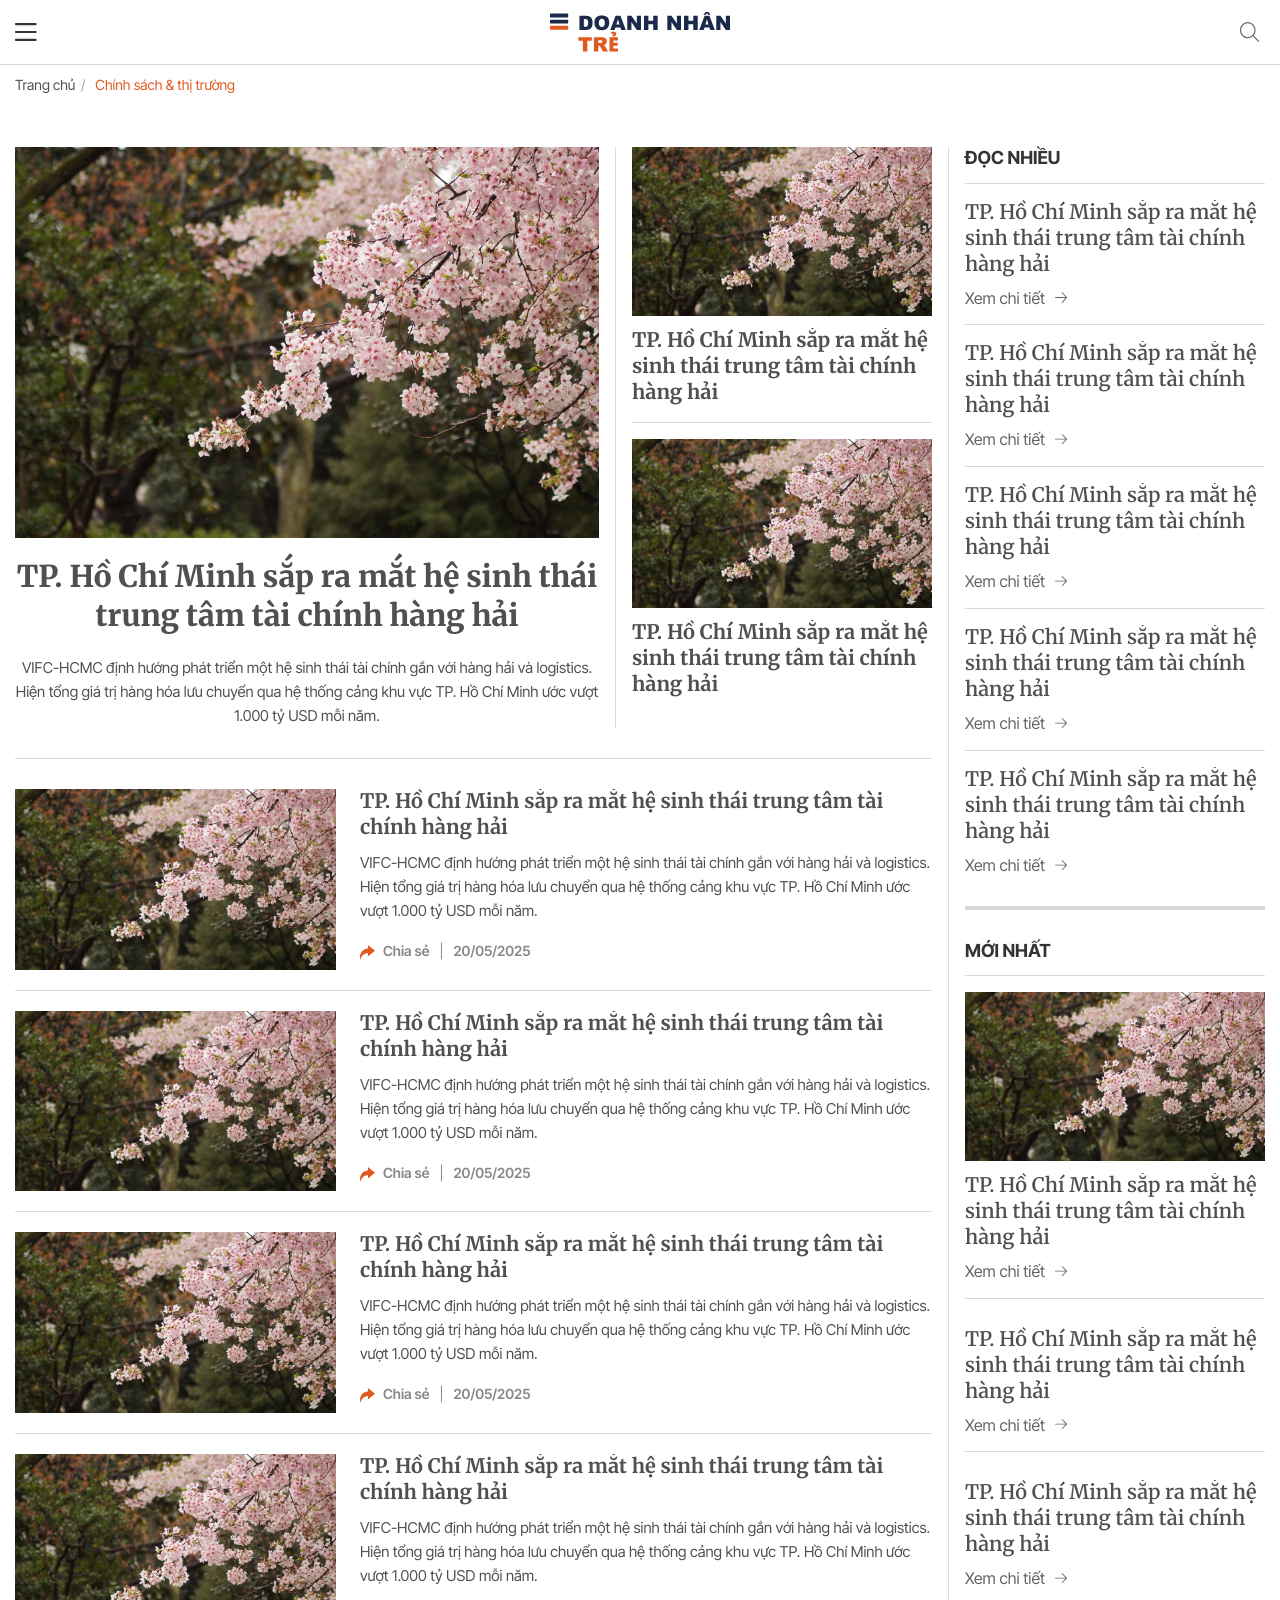
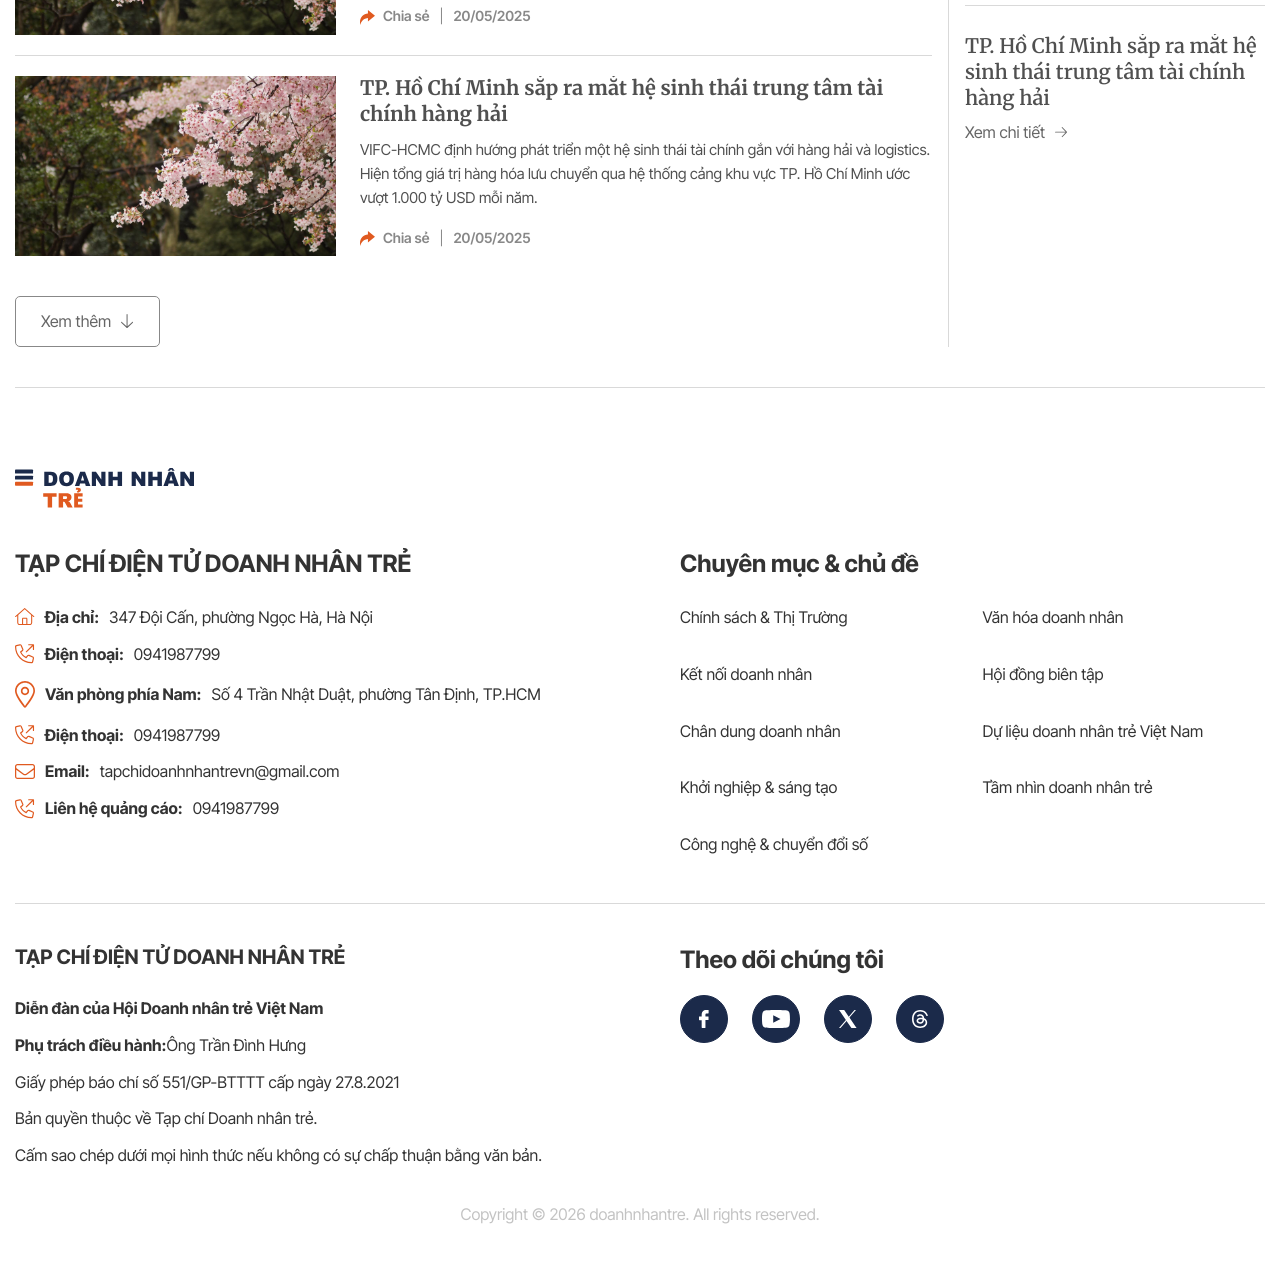
<file: cate-1.html>
<!DOCTYPE html>
<html lang="vi">
    <head>
        <meta charset="UTF-8" />
        <meta http-equiv="X-UA-Compatible" content="IE=edge" />
        <meta name="viewport" content="width=device-width, initial-scale=1.0" />
        <!-- favicon -->
        <link rel="shortcut icon" href="./images/favicon/favicon.ico" type="image/x-icon" />
        <!-- end favicon -->
        <title>Doanh nhân trẻ</title>
        <!-- font -->
        <link rel="preconnect" href="https://fonts.googleapis.com">
        <link rel="preconnect" href="https://fonts.gstatic.com" crossorigin>
        <link href="https://fonts.googleapis.com/css2?family=Inter+Tight:ital,wght@0,100..900;1,100..900&family=Merriweather:ital,opsz,wght@0,18..144,300..900;1,18..144,300..900&display=swap" rel="stylesheet">
        <!-- end font -->
        <link rel="stylesheet" href="./lib/swiper/swiper-bundle.min.css" />
        <link rel="stylesheet" href="./css/style.css" />
        <script src="./lib/jquery/jquery-3.7.1.min.js"></script>
    </head>

    <body>
        <!-- header -->
        <header id="header" class="header relative z-50 js__stickyHeader">
            <!-- pc -->
            <div class="d-3xl-block d-xl-none">
                <div class="header-desk relative z-10">
                    <!-- top -->
                    <div class="header-desk-top bg-white w-wrapper py-15">
                        <div class="header-desk-top__container w-1280 w-md-500 d-3xl-flex items-center justify-between">
                            <!-- left -->
                            <div class="left d-3xl-flex items-center">
                                <!-- logo -->
                                <div class="logo d-3xl-flex items-center gap-10">
                                    <a href="#" class="logo-img">
                                        <img src="./images/svg/logo.svg" alt="">
                                    </a>
                                </div>
                                <!-- end logo -->
                            </div>
                            <!-- end left -->

                            <!-- right -->
                            <div class="right d-3xl-flex items-center">
                                <!-- btn -->
                                <div>
                                    <a href="#" class="btn uppercase fs-14">Liên hệ quảng cáo</a>
                                </div>
                                <!-- end btn -->

                                <!-- search pc -->
                                <div class="search-desk js__searchDesk ml-24 pl-20 border-l-d9 relative">
                                    <div class="search-desk__icon js__searchIconDesk pointer bg-white">
                                        <img src="./images/svg/search-gray.svg" alt="">
                                    </div>
                                    <div class="search-desk__content js__searchContentDesk">
                                        <form action="search-desk__form">
                                            <div class="search-desk__group">
                                                <input type="text" class="search-desk__input js__searchInputDesk" placeholder="Tìm kiếm...">
                                            </div>
                                        </form>
                                    </div>
                                </div>
                                <!-- end search pc -->

                            </div>
                            <!-- end right -->
                        </div>
                    </div>
                    <!-- end top -->

                    <!-- menu -->
                    <div class="header-desk-menu bg-white w-wrapper relative bg-white border-t-d9 border-b-d9">
                        <div class="header-desk-menu__container w-1280 w-md-500 d-3xl-flex items-center justify-between">
                            <!-- navbar -->
                            <nav class="navbar flex-1">
                                <ul class="navbar-wrapper d-3xl-flex items-center justify-between">
                                    <!-- item -->
                                    <li class="navbar-item">
                                        <div class="navbar-item__heading d-3xl-flex items-center fw-400 fs-16">
                                            <a href="#" class="navbar-item__text flex-1 d-3xl-inline-block text-gray-33">Chính sách & Thị Trường</a>
                                        </div>
                                        <ul class="navbar-dropdown fs-14 scroll">
                                            <li class="navbar-dropdown__item">
                                                <a href="#" class="navbar-dropdown__link">Trong nước</a>
                                            </li>
                                            <li class="navbar-dropdown__item">
                                                <a href="#" class="navbar-dropdown__link">Quốc tế</a>
                                            </li>
                                            <li class="navbar-dropdown__item">
                                                <a href="#" class="navbar-dropdown__link">Tin phật sự</a>
                                            </li>
                                            <li class="navbar-dropdown__item">
                                                <a href="#" class="navbar-dropdown__link">Tin mới</a>
                                            </li>
                                        </ul>
                                    </li>
                                    <!-- end item -->
                                    <!-- item -->
                                    <li class="navbar-item">
                                        <div class="navbar-item__heading d-3xl-flex items-center fw-400 fs-16">
                                            <a href="#" class="navbar-item__text flex-1 d-3xl-inline-block text-gray-33">Kết nối doanh nhân</a>
                                        </div>
                                        <ul class="navbar-dropdown fs-14 scroll">
                                            <li class="navbar-dropdown__item">
                                                <a href="#" class="navbar-dropdown__link">Trong nước</a>
                                            </li>
                                            <li class="navbar-dropdown__item">
                                                <a href="#" class="navbar-dropdown__link">Quốc tế</a>
                                            </li>
                                            <li class="navbar-dropdown__item">
                                                <a href="#" class="navbar-dropdown__link">Tin phật sự</a>
                                            </li>
                                            <li class="navbar-dropdown__item">
                                                <a href="#" class="navbar-dropdown__link">Tin mới</a>
                                            </li>
                                        </ul>
                                    </li>
                                    <!-- end item -->
                                    <!-- item -->
                                    <li class="navbar-item">
                                        <div class="navbar-item__heading d-3xl-flex items-center fw-400 fs-16">
                                            <a href="#" class="navbar-item__text flex-1 d-3xl-inline-block text-gray-33">Khởi nghiệp & sáng tạo</a>
                                        </div>
                                        <ul class="navbar-dropdown fs-14 scroll">
                                            <li class="navbar-dropdown__item">
                                                <a href="#" class="navbar-dropdown__link">Trong nước</a>
                                            </li>
                                            <li class="navbar-dropdown__item">
                                                <a href="#" class="navbar-dropdown__link">Quốc tế</a>
                                            </li>
                                            <li class="navbar-dropdown__item">
                                                <a href="#" class="navbar-dropdown__link">Tin phật sự</a>
                                            </li>
                                            <li class="navbar-dropdown__item">
                                                <a href="#" class="navbar-dropdown__link">Tin mới</a>
                                            </li>
                                        </ul>
                                    </li>
                                    <!-- end item -->
                                    <!-- item -->
                                    <li class="navbar-item">
                                        <div class="navbar-item__heading d-3xl-flex items-center fw-400 fs-16">
                                            <a href="#" class="navbar-item__text flex-1 d-3xl-inline-block text-gray-33">Chân dung doanh nhân</a>
                                        </div>
                                        <ul class="navbar-dropdown fs-14 scroll">
                                            <li class="navbar-dropdown__item">
                                                <a href="#" class="navbar-dropdown__link">Trong nước</a>
                                            </li>
                                            <li class="navbar-dropdown__item">
                                                <a href="#" class="navbar-dropdown__link">Quốc tế</a>
                                            </li>
                                            <li class="navbar-dropdown__item">
                                                <a href="#" class="navbar-dropdown__link">Tin phật sự</a>
                                            </li>
                                            <li class="navbar-dropdown__item">
                                                <a href="#" class="navbar-dropdown__link">Tin mới</a>
                                            </li>
                                        </ul>
                                    </li>
                                    <!-- end item -->
                                    <!-- item -->
                                    <li class="navbar-item">
                                        <div class="navbar-item__heading d-3xl-flex items-center fw-400 fs-16">
                                            <a href="#" class="navbar-item__text flex-1 d-3xl-inline-block text-gray-33">Công nghệ & chuyển đối số</a>
                                        </div>
                                        <ul class="navbar-dropdown fs-14 scroll">
                                            <li class="navbar-dropdown__item">
                                                <a href="#" class="navbar-dropdown__link">Trong nước</a>
                                            </li>
                                            <li class="navbar-dropdown__item">
                                                <a href="#" class="navbar-dropdown__link">Quốc tế</a>
                                            </li>
                                            <li class="navbar-dropdown__item">
                                                <a href="#" class="navbar-dropdown__link">Tin phật sự</a>
                                            </li>
                                            <li class="navbar-dropdown__item">
                                                <a href="#" class="navbar-dropdown__link">Tin mới</a>
                                            </li>
                                        </ul>
                                    </li>
                                    <!-- end item -->
                                    <!-- item -->
                                    <li class="navbar-item">
                                        <div class="navbar-item__heading d-3xl-flex items-center fw-400 fs-16">
                                            <a href="#" class="navbar-item__text flex-1 d-3xl-inline-block text-gray-33">Dự liệu doanh nhân trẻ</a>
                                        </div>
                                        <ul class="navbar-dropdown fs-14 scroll">
                                            <li class="navbar-dropdown__item">
                                                <a href="#" class="navbar-dropdown__link">Trong nước</a>
                                            </li>
                                            <li class="navbar-dropdown__item">
                                                <a href="#" class="navbar-dropdown__link">Quốc tế</a>
                                            </li>
                                            <li class="navbar-dropdown__item">
                                                <a href="#" class="navbar-dropdown__link">Tin phật sự</a>
                                            </li>
                                            <li class="navbar-dropdown__item">
                                                <a href="#" class="navbar-dropdown__link">Tin mới</a>
                                            </li>
                                        </ul>
                                    </li>
                                    <!-- end item -->
                                    <!-- item -->
                                    <li class="navbar-item">
                                        <div class="navbar-item__heading d-3xl-flex items-center fw-400 fs-16">
                                            <a href="#" class="navbar-item__text flex-1 d-3xl-inline-block text-gray-33">Hội đồng biên tập</a>
                                        </div>
                                        <ul class="navbar-dropdown fs-14 scroll">
                                            <li class="navbar-dropdown__item">
                                                <a href="#" class="navbar-dropdown__link">Trong nước</a>
                                            </li>
                                            <li class="navbar-dropdown__item">
                                                <a href="#" class="navbar-dropdown__link">Quốc tế</a>
                                            </li>
                                            <li class="navbar-dropdown__item">
                                                <a href="#" class="navbar-dropdown__link">Tin phật sự</a>
                                            </li>
                                            <li class="navbar-dropdown__item">
                                                <a href="#" class="navbar-dropdown__link">Tin mới</a>
                                            </li>
                                        </ul>
                                    </li>
                                    <!-- end item -->
                                </ul>
                            </nav>
                            <!-- end navbar -->
                        </div>
                    </div>
                    <!-- end menu -->
                </div>
            </div>
            <!-- end pc -->
             
            <!-- mb -->
            <div class="d-3xl-none d-xl-block">
                <div class="header-mb relative z-10 border-b-d9">
                    <!-- bot -->
                    <div class="header-mb-bot w-wrapper bg-white">
                        <div class="header-mb-bot__container w-1280 d-3xl-flex items-center justify-between py-12">
                            <!-- left -->
                            <div class="left flex-1">
                                <!-- submenu -->
                                <div class="sub-menu">
                                    <!-- icon bar -->
                                    <div class="icon-bar js__clickShowMenuMb">
                                        <img src="./images/svg/bar-black.svg" alt="">
                                    </div>
                                    <!-- end icon bar -->
                                    <!-- content -->
                                    <div class="sub-menu__content">
                                        <!-- close -->
                                        <div class="sub-menu__close js__closeSubMenu d-3xl-flex items-center">
                                            <img src="./images/svg/close-gray.svg" alt="">
                                        </div>
                                        <!-- end close -->
            
                                        <div class="sub-menu__container">
                                            <!-- list -->
                                            <div class="sub-menu__list">
                                                <!-- item -->
                                                <div class="sub-menu__item px-20">
                                                    <!-- heading -->
                                                    <div class="heading-sub d-3xl-flex items-center justify-between py-15 text-gray-2b">
                                                        <h3 class="heading-sub__title fs-15 fw-500">
                                                            <a href="#">Chính sách & Thị trường</a>
                                                        </h3>
                                                        <div class="heading-sub__arrow js__dropDown">
                                                            <img src="./images/svg/arrow-down-gray.svg" alt="">
                                                        </div>
                                                    </div>
                                                    <!-- end heading -->
            
                                                    <!-- sub menu list -->
                                                    <ul class="list-sub js__listSubMenu">
                                                        <li class="item-sub">
                                                            <a href="#" class="item-sub__link fs-14">Release Calender</a>
                                                        </li>
                                                        <li class="item-sub">
                                                            <a href="#" class="item-sub__link fs-14">Release Calender</a>
                                                        </li>
                                                        <li class="item-sub">
                                                            <a href="#" class="item-sub__link fs-14">Release Calender</a>
                                                        </li>
                                                    </ul>
                                                    <!-- end sub menu list -->
                                                </div>
                                                <!-- end item -->
                                                <!-- item -->
                                                <div class="sub-menu__item px-20">
                                                    <!-- heading -->
                                                    <div class="heading-sub d-3xl-flex items-center justify-between py-15 text-gray-2b">
                                                        <h3 class="heading-sub__title fs-15 fw-500">
                                                            <a href="#">Chính sách & Thị trường</a>
                                                        </h3>
                                                        <div class="heading-sub__arrow js__dropDown">
                                                            <img src="./images/svg/arrow-down-gray.svg" alt="">
                                                        </div>
                                                    </div>
                                                    <!-- end heading -->
            
                                                    <!-- sub menu list -->
                                                    <ul class="list-sub js__listSubMenu">
                                                        <li class="item-sub">
                                                            <a href="#" class="item-sub__link fs-14">Release Calender</a>
                                                        </li>
                                                        <li class="item-sub">
                                                            <a href="#" class="item-sub__link fs-14">Release Calender</a>
                                                        </li>
                                                        <li class="item-sub">
                                                            <a href="#" class="item-sub__link fs-14">Release Calender</a>
                                                        </li>
                                                    </ul>
                                                    <!-- end sub menu list -->
                                                </div>
                                                <!-- end item -->
                                                <!-- item -->
                                                <div class="sub-menu__item px-20">
                                                    <!-- heading -->
                                                    <div class="heading-sub d-3xl-flex items-center justify-between py-15 text-gray-2b">
                                                        <h3 class="heading-sub__title fs-15 fw-500">
                                                            <a href="#">Chính sách & Thị trường</a>
                                                        </h3>
                                                        <div class="heading-sub__arrow js__dropDown">
                                                            <img src="./images/svg/arrow-down-gray.svg" alt="">
                                                        </div>
                                                    </div>
                                                    <!-- end heading -->
            
                                                    <!-- sub menu list -->
                                                    <ul class="list-sub js__listSubMenu">
                                                        <li class="item-sub">
                                                            <a href="#" class="item-sub__link fs-14">Release Calender</a>
                                                        </li>
                                                        <li class="item-sub">
                                                            <a href="#" class="item-sub__link fs-14">Release Calender</a>
                                                        </li>
                                                        <li class="item-sub">
                                                            <a href="#" class="item-sub__link fs-14">Release Calender</a>
                                                        </li>
                                                    </ul>
                                                    <!-- end sub menu list -->
                                                </div>
                                                <!-- end item -->
                                                <!-- item -->
                                                <div class="sub-menu__item px-20">
                                                    <!-- heading -->
                                                    <div class="heading-sub d-3xl-flex items-center justify-between py-15 text-gray-2b">
                                                        <h3 class="heading-sub__title fs-15 fw-500">
                                                            <a href="#">Chính sách & Thị trường</a>
                                                        </h3>
                                                        <div class="heading-sub__arrow js__dropDown">
                                                            <img src="./images/svg/arrow-down-gray.svg" alt="">
                                                        </div>
                                                    </div>
                                                    <!-- end heading -->
            
                                                    <!-- sub menu list -->
                                                    <ul class="list-sub js__listSubMenu">
                                                        <li class="item-sub">
                                                            <a href="#" class="item-sub__link fs-14">Release Calender</a>
                                                        </li>
                                                        <li class="item-sub">
                                                            <a href="#" class="item-sub__link fs-14">Release Calender</a>
                                                        </li>
                                                        <li class="item-sub">
                                                            <a href="#" class="item-sub__link fs-14">Release Calender</a>
                                                        </li>
                                                    </ul>
                                                    <!-- end sub menu list -->
                                                </div>
                                                <!-- end item -->
                                                <!-- item -->
                                                <div class="sub-menu__item px-20">
                                                    <!-- heading -->
                                                    <div class="heading-sub d-3xl-flex items-center justify-between py-15 text-gray-2b">
                                                        <h3 class="heading-sub__title fs-15 fw-500">
                                                            <a href="#">Chính sách & Thị trường</a>
                                                        </h3>
                                                        <div class="heading-sub__arrow js__dropDown">
                                                            <img src="./images/svg/arrow-down-gray.svg" alt="">
                                                        </div>
                                                    </div>
                                                    <!-- end heading -->
            
                                                    <!-- sub menu list -->
                                                    <ul class="list-sub js__listSubMenu">
                                                        <li class="item-sub">
                                                            <a href="#" class="item-sub__link fs-14">Release Calender</a>
                                                        </li>
                                                        <li class="item-sub">
                                                            <a href="#" class="item-sub__link fs-14">Release Calender</a>
                                                        </li>
                                                        <li class="item-sub">
                                                            <a href="#" class="item-sub__link fs-14">Release Calender</a>
                                                        </li>
                                                    </ul>
                                                    <!-- end sub menu list -->
                                                </div>
                                                <!-- end item -->
                                                <!-- item -->
                                                <div class="sub-menu__item px-20">
                                                    <!-- heading -->
                                                    <div class="heading-sub d-3xl-flex items-center justify-between py-15 text-gray-2b">
                                                        <h3 class="heading-sub__title fs-15 fw-500">
                                                            <a href="#">Chính sách & Thị trường</a>
                                                        </h3>
                                                        <div class="heading-sub__arrow js__dropDown">
                                                            <img src="./images/svg/arrow-down-gray.svg" alt="">
                                                        </div>
                                                    </div>
                                                    <!-- end heading -->
            
                                                    <!-- sub menu list -->
                                                    <ul class="list-sub js__listSubMenu">
                                                        <li class="item-sub">
                                                            <a href="#" class="item-sub__link fs-14">Release Calender</a>
                                                        </li>
                                                        <li class="item-sub">
                                                            <a href="#" class="item-sub__link fs-14">Release Calender</a>
                                                        </li>
                                                        <li class="item-sub">
                                                            <a href="#" class="item-sub__link fs-14">Release Calender</a>
                                                        </li>
                                                    </ul>
                                                    <!-- end sub menu list -->
                                                </div>
                                                <!-- end item -->
                                                <!-- item -->
                                                <div class="sub-menu__item px-20">
                                                    <!-- heading -->
                                                    <div class="heading-sub d-3xl-flex items-center justify-between py-15 text-gray-2b">
                                                        <h3 class="heading-sub__title fs-15 fw-500">
                                                            <a href="#">Chính sách & Thị trường</a>
                                                        </h3>
                                                        <div class="heading-sub__arrow js__dropDown">
                                                            <img src="./images/svg/arrow-down-gray.svg" alt="">
                                                        </div>
                                                    </div>
                                                    <!-- end heading -->
            
                                                    <!-- sub menu list -->
                                                    <ul class="list-sub js__listSubMenu">
                                                        <li class="item-sub">
                                                            <a href="#" class="item-sub__link fs-14">Release Calender</a>
                                                        </li>
                                                        <li class="item-sub">
                                                            <a href="#" class="item-sub__link fs-14">Release Calender</a>
                                                        </li>
                                                        <li class="item-sub">
                                                            <a href="#" class="item-sub__link fs-14">Release Calender</a>
                                                        </li>
                                                    </ul>
                                                    <!-- end sub menu list -->
                                                </div>
                                                <!-- end item -->
                                                
                                            </div>
                                            <!-- end list -->

                                            <!-- btn -->
                                            <div class="sub-menu__bot d-3xl-flex items-center justify-center pb-10 pt-30">
                                                <a href="#" class="btn uppercase fs-14">Liên hệ quảng cáo</a>
                                            </div>
                                            <!-- end btn -->
                                        </div>
                                    </div>
                                    <!-- end content -->
                                    <div class="overlay js__overlay"></div>
                                </div>
                                <!-- end submenu -->
                            </div>
                            <!-- end left -->
                            <!-- center -->
                            <div class="center flex-0">
                                <!-- logo -->
                                <div class="logo">
                                    <a href="#" class="logo-img">
                                        <img src="./images/svg/logo.svg" alt="">
                                    </a>
                                </div>
                                <!-- end logo -->
                            </div>
                            <!-- end center -->
    
                            <!-- right -->
                            <div class="right flex-1 d-3xl-flex items-center justify-end">
                                <!-- search mb -->
                                <div class="search-mb">
                                    <div class="search-mb__icon js__searchMb">
                                        <img src="./images/svg/search-gray.svg" alt="">
                                    </div>
                                    <!-- form -->
                                    <div class="header-search-mb__form h-60 w-full js__formSearchMb shadow">
                                        <form action="" class="w-full h-full">
                                            <div class="relative w-full h-full">
                                                <input type="text" class="header-search-input w-full h-full p-12 fs-16 js__focusSearchMb" placeholder="Search...">
                                                <div class="header-search-btn absolute h-full d-3xl-flex items-center p-8 js__closeSearchMb icon-20">
                                                    <img src="./images/svg/close-gray.svg" alt="">
                                                </div>
                                            </div>
                                        </form>
                                    </div>
                                    <!-- end form -->
                                </div>
                                <!-- end search mb -->
                            </div>
                            <!-- end right -->
                        </div>
                    </div>
                   <!-- end bot -->
                </div>
            </div>
            <!-- end mb -->

        </header>
        <!-- end header -->
        <!-- main -->
        <main id="main" class="main">

            <!-- breadcrumb -->
            <div class="breadcrumb w-wrapper">
                <div class="breadcrumb-container w-1280 d-3xl-flex items-center h-full w-full">
                    <!-- item -->
                    <div class="breadcrumb-item fs-14 h-full d-3xl-flex items-center">
                        <a href="/" class="breadcrumb-link">Trang chủ</a>
                    </div>
                    <!-- end item -->
                    <!-- item -->
                    <div class="breadcrumb-item fs-14 h-full d-3xl-flex items-center active">
                        <a href="#" class="breadcrumb-link">Chính sách & thị trường</a>
                    </div>
                    <!-- end item -->
                    
                </div>
            </div>
            <!-- end breadcrumb -->
            <!-- desk top -->
            <div class="d-3xl-block d-md-none">
                <!-- primary -->
                <section class="cate-1-primary relative w-wrapper z-10 over-hidden">
                    <div class="cate-1-primary__container w-1280 w-md-500 relative block-quaternary border-b-d9 py-40">
                        <!-- left -->
                        <div class="cate-1-primary__left block-quaternary__left">
                            <!-- box three -->
                            <div class="box-three block-quaternary mb-30 pb-30 mb-md-20 pb-md-20 border-b-d9">
                                <!-- large -->
                                <div class="box-three__large block-quaternary__left">
                                    <!-- article -->
                                    <div class="article-large">
                                        <!-- img -->
                                        <div class="article-img">
                                            <a href="#" class="ratio-3x2">
                                                <img src="./images/2.jpg" alt="">
                                            </a>
                                        </div>
                                        <!-- end img -->
                                        <!-- content -->
                                        <div class="article-content pt-20">
                                            <h1 class="article-title fs-30 fs-md-22 fw-800 text-center font-merri text-gray-50 lh-130 mb-20">
                                                <a href="#" class="">TP. Hồ Chí Minh sắp ra mắt hệ sinh thái trung tâm tài chính hàng hải
                                                </a>
                                            </h1>
                                            
                                            <div class="article-des fs-15 text-center text-gray-50 lh-130">
                                                <p>VIFC-HCMC định hướng phát triển một hệ sinh thái tài chính gắn với hàng hải và logistics. Hiện tổng giá trị hàng hóa lưu chuyển qua hệ thống cảng khu vực TP. Hồ Chí Minh ước vượt 1.000 tỷ USD mỗi năm.
                                                </p>
                                            </div>
                                        </div>
                                        <!-- end content -->
                                    </div>
                                    <!-- end article -->
                                </div>
                                <!-- end large -->
                                <!-- medium -->
                                <div class="box-three__medium block-quaternary__right">
                                    <!-- article medium -->
                                    <div class="article-medium last-article">
                                        <!-- article -->
                                        <div class="article py-16 border-b-d9">
                                            <!-- img -->
                                            <div class="article-img">
                                                <a href="#" class="ratio-16x9">
                                                    <img src="./images/2.jpg" alt="">
                                                </a>
                                            </div>
                                            <!-- end img -->
                                            <!-- content -->
                                            <div class="article-content pt-12">
                                                <h2 class="article-title fs-20 fs-md-18 fw-700 font-merri text-gray-50 lh-130">
                                                    <a href="#" class="fix-text3">TP. Hồ Chí Minh sắp ra mắt hệ sinh thái trung tâm tài chính hàng hải
                                                    </a>
                                                </h2>
                                            </div>
                                            <!-- end content -->
                                        </div>
                                        <!-- end article -->
                                        <!-- article -->
                                        <div class="article py-16 border-b-d9">
                                            <!-- img -->
                                            <div class="article-img">
                                                <a href="#" class="ratio-16x9">
                                                    <img src="./images/2.jpg" alt="">
                                                </a>
                                            </div>
                                            <!-- end img -->
                                            <!-- content -->
                                            <div class="article-content pt-12">
                                                <h2 class="article-title fs-20 fs-md-18 fw-700 font-merri text-gray-50 lh-130">
                                                    <a href="#" class="fix-text3">TP. Hồ Chí Minh sắp ra mắt hệ sinh thái trung tâm tài chính hàng hải
                                                    </a>
                                                </h2>
                                            </div>
                                            <!-- end content -->
                                        </div>
                                        <!-- end article -->
                                    </div>
                                    <!-- end article medium -->
                                </div>
                                <!-- end medium -->
                            </div>
                            <!-- end box three -->

                            <!-- box four -->
                            <div class="box-four">
                                <!-- article list -->
                                <div class="box-four__list last-article">
                                    <!-- article -->
                                    <div class="article d-3xl-flex d-md-block gap-24 py-20 py-md-15 border-b-d9">
                                        <!-- img -->
                                        <div class="article-img w-35 w-md-full flex-0">
                                            <a href="#" class="ratio-16x9">
                                                <img src="./images/2.jpg" alt="">
                                            </a>
                                        </div>
                                        <!-- end img -->
                                        <!-- content -->
                                        <div class="article-content mt-md-12 flex-1">
                                            <h3 class="article-title fs-20 fs-md-18 fw-700 font-merri text-gray-50 lh-130">
                                                <a href="#" class="fix-text3">TP. Hồ Chí Minh sắp ra mắt hệ sinh thái trung tâm tài chính hàng hải
                                                </a>
                                            </h3>
                                            <div class="article-des fs-15 text-gray-50 lh-130 mt-10">
                                                <p class="fix-text4">VIFC-HCMC định hướng phát triển một hệ sinh thái tài chính gắn với hàng hải và logistics. Hiện tổng giá trị hàng hóa lưu chuyển qua hệ thống cảng khu vực TP. Hồ Chí Minh ước vượt 1.000 tỷ USD mỗi năm.
                                                </p>
                                            </div>
                                            <div class="article-bot mt-20 d-3xl-flex items-center">
                                                <a href="#" class="article-bot__share d-3xl-flex items-center text-gray-88">
                                                    <div class="flex-0 icon icon-14 mr-8">
                                                        <img src="./images/svg/share-orange.svg" alt="">
                                                    </div>
                                                    <span class="text fs-14 fw-600">Chia sẻ</span>
                                                </a>
                                                
                                                <div class="article-bot__line d-3xl-inline-block mx-10 text-gray-88 fs-14">|</div>
                                                <div class="article-bot__time fs-14 text-gray-88 fw-600"><span>20/05/2025</span></div>
                                            </div>
                                        </div>
                                        <!-- end content -->
                                    </div>
                                    <!-- end article -->
                                    <!-- article -->
                                    <div class="article d-3xl-flex d-md-block gap-24 py-20 py-md-15 border-b-d9">
                                        <!-- img -->
                                        <div class="article-img w-35 w-md-full flex-0">
                                            <a href="#" class="ratio-16x9">
                                                <img src="./images/2.jpg" alt="">
                                            </a>
                                        </div>
                                        <!-- end img -->
                                        <!-- content -->
                                        <div class="article-content mt-md-12 flex-1">
                                            <h3 class="article-title fs-20 fs-md-18 fw-700 font-merri text-gray-50 lh-130">
                                                <a href="#" class="fix-text3">TP. Hồ Chí Minh sắp ra mắt hệ sinh thái trung tâm tài chính hàng hải
                                                </a>
                                            </h3>
                                            <div class="article-des fs-15 text-gray-50 lh-130 mt-10">
                                                <p class="fix-text4">VIFC-HCMC định hướng phát triển một hệ sinh thái tài chính gắn với hàng hải và logistics. Hiện tổng giá trị hàng hóa lưu chuyển qua hệ thống cảng khu vực TP. Hồ Chí Minh ước vượt 1.000 tỷ USD mỗi năm.
                                                </p>
                                            </div>
                                            <div class="article-bot mt-20 d-3xl-flex items-center">
                                                <a href="#" class="article-bot__share d-3xl-flex items-center text-gray-88">
                                                    <div class="flex-0 icon icon-14 mr-8">
                                                        <img src="./images/svg/share-orange.svg" alt="">
                                                    </div>
                                                    <span class="text fs-14 fw-600">Chia sẻ</span>
                                                </a>
                                                
                                                <div class="article-bot__line d-3xl-inline-block mx-10 text-gray-88 fs-14">|</div>
                                                <div class="article-bot__time fs-14 text-gray-88 fw-600"><span>20/05/2025</span></div>
                                            </div>
                                        </div>
                                        <!-- end content -->
                                    </div>
                                    <!-- end article -->
                                    <!-- article -->
                                    <div class="article d-3xl-flex d-md-block gap-24 py-20 py-md-15 border-b-d9">
                                        <!-- img -->
                                        <div class="article-img w-35 w-md-full flex-0">
                                            <a href="#" class="ratio-16x9">
                                                <img src="./images/2.jpg" alt="">
                                            </a>
                                        </div>
                                        <!-- end img -->
                                        <!-- content -->
                                        <div class="article-content mt-md-12 flex-1">
                                            <h3 class="article-title fs-20 fs-md-18 fw-700 font-merri text-gray-50 lh-130">
                                                <a href="#" class="fix-text3">TP. Hồ Chí Minh sắp ra mắt hệ sinh thái trung tâm tài chính hàng hải
                                                </a>
                                            </h3>
                                            <div class="article-des fs-15 text-gray-50 lh-130 mt-10">
                                                <p class="fix-text4">VIFC-HCMC định hướng phát triển một hệ sinh thái tài chính gắn với hàng hải và logistics. Hiện tổng giá trị hàng hóa lưu chuyển qua hệ thống cảng khu vực TP. Hồ Chí Minh ước vượt 1.000 tỷ USD mỗi năm.
                                                </p>
                                            </div>
                                            <div class="article-bot mt-20 d-3xl-flex items-center">
                                                <a href="#" class="article-bot__share d-3xl-flex items-center text-gray-88">
                                                    <div class="flex-0 icon icon-14 mr-8">
                                                        <img src="./images/svg/share-orange.svg" alt="">
                                                    </div>
                                                    <span class="text fs-14 fw-600">Chia sẻ</span>
                                                </a>
                                                
                                                <div class="article-bot__line d-3xl-inline-block mx-10 text-gray-88 fs-14">|</div>
                                                <div class="article-bot__time fs-14 text-gray-88 fw-600"><span>20/05/2025</span></div>
                                            </div>
                                        </div>
                                        <!-- end content -->
                                    </div>
                                    <!-- end article -->
                                    <!-- article -->
                                    <div class="article d-3xl-flex d-md-block gap-24 py-20 py-md-15 border-b-d9">
                                        <!-- img -->
                                        <div class="article-img w-35 w-md-full flex-0">
                                            <a href="#" class="ratio-16x9">
                                                <img src="./images/2.jpg" alt="">
                                            </a>
                                        </div>
                                        <!-- end img -->
                                        <!-- content -->
                                        <div class="article-content mt-md-12 flex-1">
                                            <h3 class="article-title fs-20 fs-md-18 fw-700 font-merri text-gray-50 lh-130">
                                                <a href="#" class="fix-text3">TP. Hồ Chí Minh sắp ra mắt hệ sinh thái trung tâm tài chính hàng hải
                                                </a>
                                            </h3>
                                            <div class="article-des fs-15 text-gray-50 lh-130 mt-10">
                                                <p class="fix-text4">VIFC-HCMC định hướng phát triển một hệ sinh thái tài chính gắn với hàng hải và logistics. Hiện tổng giá trị hàng hóa lưu chuyển qua hệ thống cảng khu vực TP. Hồ Chí Minh ước vượt 1.000 tỷ USD mỗi năm.
                                                </p>
                                            </div>
                                            <div class="article-bot mt-20 d-3xl-flex items-center">
                                                <a href="#" class="article-bot__share d-3xl-flex items-center text-gray-88">
                                                    <div class="flex-0 icon icon-14 mr-8">
                                                        <img src="./images/svg/share-orange.svg" alt="">
                                                    </div>
                                                    <span class="text fs-14 fw-600">Chia sẻ</span>
                                                </a>
                                                
                                                <div class="article-bot__line d-3xl-inline-block mx-10 text-gray-88 fs-14">|</div>
                                                <div class="article-bot__time fs-14 text-gray-88 fw-600"><span>20/05/2025</span></div>
                                            </div>
                                        </div>
                                        <!-- end content -->
                                    </div>
                                    <!-- end article -->
                                    <!-- article -->
                                    <div class="article d-3xl-flex d-md-block gap-24 py-20 py-md-15 border-b-d9">
                                        <!-- img -->
                                        <div class="article-img w-35 w-md-full flex-0">
                                            <a href="#" class="ratio-16x9">
                                                <img src="./images/2.jpg" alt="">
                                            </a>
                                        </div>
                                        <!-- end img -->
                                        <!-- content -->
                                        <div class="article-content mt-md-12 flex-1">
                                            <h3 class="article-title fs-20 fs-md-18 fw-700 font-merri text-gray-50 lh-130">
                                                <a href="#" class="fix-text3">TP. Hồ Chí Minh sắp ra mắt hệ sinh thái trung tâm tài chính hàng hải
                                                </a>
                                            </h3>
                                            <div class="article-des fs-15 text-gray-50 lh-130 mt-10">
                                                <p class="fix-text4">VIFC-HCMC định hướng phát triển một hệ sinh thái tài chính gắn với hàng hải và logistics. Hiện tổng giá trị hàng hóa lưu chuyển qua hệ thống cảng khu vực TP. Hồ Chí Minh ước vượt 1.000 tỷ USD mỗi năm.
                                                </p>
                                            </div>
                                            <div class="article-bot mt-20 d-3xl-flex items-center">
                                                <a href="#" class="article-bot__share d-3xl-flex items-center text-gray-88">
                                                    <div class="flex-0 icon icon-14 mr-8">
                                                        <img src="./images/svg/share-orange.svg" alt="">
                                                    </div>
                                                    <span class="text fs-14 fw-600">Chia sẻ</span>
                                                </a>
                                                
                                                <div class="article-bot__line d-3xl-inline-block mx-10 text-gray-88 fs-14">|</div>
                                                <div class="article-bot__time fs-14 text-gray-88 fw-600"><span>20/05/2025</span></div>
                                            </div>
                                        </div>
                                        <!-- end content -->
                                    </div>
                                    <!-- end article -->
                                </div>
                                <!-- end article list -->

                                <!-- see more tertiary -->
                                <div class="see-more__tertiary d-3xl-flex items-center justify-md-center mt-40 mt-lg-20">
                                    <a href="#" class="see-more__tertiary__link d-3xl-flex items-center btn-secondary fs-16">
                                        <span class="text flex-1 d-3xl-inline-block">Xem thêm</span>
                                        <div class="icon flex-0 ml-10">
                                            <img src="./images/svg/arrow-down-gray-2.svg" alt="" class="icon-next">
                                        </div>
                                    </a>
                                </div>
                                <!-- end see more tertiary -->
                            </div>
                            <!-- end box four -->
                        </div>
                        <!-- end left -->
                        
                        <!-- right -->
                        <div class="cate-1-primary__right block-quaternary__right mt-md-20">
                            <!-- box one -->
                            <div class="box-one mb-30 pb-30 border-4b-d9">
                                <!-- heading -->
                                <div class="box-one__heading">
                                    <h2 class="fs-18 text-gray-33 fw-700 uppercase pb-12 mb-16 border-b-d9">Đọc nhiều</h2>
                                </div>
                                <!-- end heading -->

                                <!-- content -->
                                <div class="box-one__content">
                                    <!-- article list -->
                                    <div class="article-list last-article">
                                        <!-- article -->
                                        <div class="article py-16 border-b-d9">
                                            <h3 class="article-title fs-20 fs-md-18 fw-600 font-merri text-gray-50 lh-130">
                                                <a href="#" class="fix-text3">TP. Hồ Chí Minh sắp ra mắt hệ sinh thái trung tâm tài chính hàng hải
                                                </a>
                                            </h3>
                                            <div class="see-more-primary mt-10">
                                                <a href="#" class="see-more-primary__link d-3xl-inline-flex items-center fs-16 text-gray-66">
                                                    <span class="text flex-1 d-3xl-inline-block">Xem chi tiết</span>
                                                    <div class="icon flex-0 icon-12 ml-10">
                                                        <img src="./images/svg/arrow-next-gray.svg" alt="" class="icon-next">
                                                    </div>
                                                </a>
                                            </div>
                                        </div>
                                        <!-- end article -->
                                        <!-- article -->
                                        <div class="article py-16 border-b-d9">
                                            <h3 class="article-title fs-20 fs-md-18 fw-600 font-merri text-gray-50 lh-130">
                                                <a href="#" class="fix-text3">TP. Hồ Chí Minh sắp ra mắt hệ sinh thái trung tâm tài chính hàng hải
                                                </a>
                                            </h3>
                                            <div class="see-more-primary mt-10">
                                                <a href="#" class="see-more-primary__link d-3xl-inline-flex items-center fs-16 text-gray-66">
                                                    <span class="text flex-1 d-3xl-inline-block">Xem chi tiết</span>
                                                    <div class="icon flex-0 icon-12 ml-10">
                                                        <img src="./images/svg/arrow-next-gray.svg" alt="" class="icon-next">
                                                    </div>
                                                </a>
                                            </div>
                                        </div>
                                        <!-- end article -->
                                        <!-- article -->
                                        <div class="article py-16 border-b-d9">
                                            <h3 class="article-title fs-20 fs-md-18 fw-600 font-merri text-gray-50 lh-130">
                                                <a href="#" class="fix-text3">TP. Hồ Chí Minh sắp ra mắt hệ sinh thái trung tâm tài chính hàng hải
                                                </a>
                                            </h3>
                                            <div class="see-more-primary mt-10">
                                                <a href="#" class="see-more-primary__link d-3xl-inline-flex items-center fs-16 text-gray-66">
                                                    <span class="text flex-1 d-3xl-inline-block">Xem chi tiết</span>
                                                    <div class="icon flex-0 icon-12 ml-10">
                                                        <img src="./images/svg/arrow-next-gray.svg" alt="" class="icon-next">
                                                    </div>
                                                </a>
                                            </div>
                                        </div>
                                        <!-- end article -->
                                        <!-- article -->
                                        <div class="article py-16 border-b-d9">
                                            <h3 class="article-title fs-20 fs-md-18 fw-600 font-merri text-gray-50 lh-130">
                                                <a href="#" class="fix-text3">TP. Hồ Chí Minh sắp ra mắt hệ sinh thái trung tâm tài chính hàng hải
                                                </a>
                                            </h3>
                                            <div class="see-more-primary mt-10">
                                                <a href="#" class="see-more-primary__link d-3xl-inline-flex items-center fs-16 text-gray-66">
                                                    <span class="text flex-1 d-3xl-inline-block">Xem chi tiết</span>
                                                    <div class="icon flex-0 icon-12 ml-10">
                                                        <img src="./images/svg/arrow-next-gray.svg" alt="" class="icon-next">
                                                    </div>
                                                </a>
                                            </div>
                                        </div>
                                        <!-- end article -->
                                        <!-- article -->
                                        <div class="article py-16 border-b-d9">
                                            <h3 class="article-title fs-20 fs-md-18 fw-600 font-merri text-gray-50 lh-130">
                                                <a href="#" class="fix-text3">TP. Hồ Chí Minh sắp ra mắt hệ sinh thái trung tâm tài chính hàng hải
                                                </a>
                                            </h3>
                                            <div class="see-more-primary mt-10">
                                                <a href="#" class="see-more-primary__link d-3xl-inline-flex items-center fs-16 text-gray-66">
                                                    <span class="text flex-1 d-3xl-inline-block">Xem chi tiết</span>
                                                    <div class="icon flex-0 icon-12 ml-10">
                                                        <img src="./images/svg/arrow-next-gray.svg" alt="" class="icon-next">
                                                    </div>
                                                </a>
                                            </div>
                                        </div>
                                        <!-- end article -->
                                    </div>
                                    <!-- end article list -->
                                </div>
                                <!-- end content -->
                            </div>
                            <!-- end box one -->

                            <!-- box five -->
                            <div class="box-five">
                                <!-- heading -->
                                <div class="box-five__heading">
                                    <h2 class="fs-18 text-gray-33 fw-700 uppercase pb-12 mb-16 border-b-d9">Mới nhất</h2>
                                </div>
                                <!-- end heading -->

                                <!-- content -->
                                <div class="box-five__content">
                                    <!-- article list -->
                                    <div class="article-list last-article">
                                        <!-- article -->
                                        <div class="article py-16 border-b-d9">
                                            <!-- img -->
                                            <div class="article-img">
                                                <a href="#" class="ratio-16x9">
                                                    <img src="./images/2.jpg" alt="">
                                                </a>
                                            </div>
                                            <!-- end img -->
                                            <!-- content -->
                                            <div class="article-content pt-12">
                                                <h3 class="article-title fs-20 fs-md-18 fw-600 font-merri text-gray-50 lh-130">
                                                    <a href="#" class="fix-text3">TP. Hồ Chí Minh sắp ra mắt hệ sinh thái trung tâm tài chính hàng hải
                                                    </a>
                                                </h3>
                                                <div class="see-more-primary mt-10">
                                                    <a href="#" class="see-more-primary__link d-3xl-inline-flex items-center fs-16 text-gray-66">
                                                        <span class="text flex-1 d-3xl-inline-block">Xem chi tiết</span>
                                                        <div class="icon flex-0 icon-12 ml-10">
                                                            <img src="./images/svg/arrow-next-gray.svg" alt="" class="icon-next">
                                                        </div>
                                                    </a>
                                                </div>
                                            </div>
                                            <!-- end content -->
                                        </div>
                                        <!-- end article -->
                                        <!-- article -->
                                        <div class="article py-16 border-b-d9">
                                            <!-- img -->
                                            <div class="article-img">
                                                <a href="#" class="ratio-16x9">
                                                    <img src="./images/2.jpg" alt="">
                                                </a>
                                            </div>
                                            <!-- end img -->
                                            <!-- content -->
                                            <div class="article-content pt-12">
                                                <h3 class="article-title fs-20 fs-md-18 fw-600 font-merri text-gray-50 lh-130">
                                                    <a href="#" class="fix-text3">TP. Hồ Chí Minh sắp ra mắt hệ sinh thái trung tâm tài chính hàng hải
                                                    </a>
                                                </h3>
                                                <div class="see-more-primary mt-10">
                                                    <a href="#" class="see-more-primary__link d-3xl-inline-flex items-center fs-16 text-gray-66">
                                                        <span class="text flex-1 d-3xl-inline-block">Xem chi tiết</span>
                                                        <div class="icon flex-0 icon-12 ml-10">
                                                            <img src="./images/svg/arrow-next-gray.svg" alt="" class="icon-next">
                                                        </div>
                                                    </a>
                                                </div>
                                            </div>
                                            <!-- end content -->
                                        </div>
                                        <!-- end article -->
                                        <!-- article -->
                                        <div class="article py-16 border-b-d9">
                                            <!-- img -->
                                            <div class="article-img">
                                                <a href="#" class="ratio-16x9">
                                                    <img src="./images/2.jpg" alt="">
                                                </a>
                                            </div>
                                            <!-- end img -->
                                            <!-- content -->
                                            <div class="article-content pt-12">
                                                <h3 class="article-title fs-20 fs-md-18 fw-600 font-merri text-gray-50 lh-130">
                                                    <a href="#" class="fix-text3">TP. Hồ Chí Minh sắp ra mắt hệ sinh thái trung tâm tài chính hàng hải
                                                    </a>
                                                </h3>
                                                <div class="see-more-primary mt-10">
                                                    <a href="#" class="see-more-primary__link d-3xl-inline-flex items-center fs-16 text-gray-66">
                                                        <span class="text flex-1 d-3xl-inline-block">Xem chi tiết</span>
                                                        <div class="icon flex-0 icon-12 ml-10">
                                                            <img src="./images/svg/arrow-next-gray.svg" alt="" class="icon-next">
                                                        </div>
                                                    </a>
                                                </div>
                                            </div>
                                            <!-- end content -->
                                        </div>
                                        <!-- end article -->
                                        <!-- article -->
                                        <div class="article py-16 border-b-d9">
                                            <!-- img -->
                                            <div class="article-img">
                                                <a href="#" class="ratio-16x9">
                                                    <img src="./images/2.jpg" alt="">
                                                </a>
                                            </div>
                                            <!-- end img -->
                                            <!-- content -->
                                            <div class="article-content pt-12">
                                                <h3 class="article-title fs-20 fs-md-18 fw-600 font-merri text-gray-50 lh-130">
                                                    <a href="#" class="fix-text3">TP. Hồ Chí Minh sắp ra mắt hệ sinh thái trung tâm tài chính hàng hải
                                                    </a>
                                                </h3>
                                                <div class="see-more-primary mt-10">
                                                    <a href="#" class="see-more-primary__link d-3xl-inline-flex items-center fs-16 text-gray-66">
                                                        <span class="text flex-1 d-3xl-inline-block">Xem chi tiết</span>
                                                        <div class="icon flex-0 icon-12 ml-10">
                                                            <img src="./images/svg/arrow-next-gray.svg" alt="" class="icon-next">
                                                        </div>
                                                    </a>
                                                </div>
                                            </div>
                                            <!-- end content -->
                                        </div>
                                        <!-- end article -->
                                        
                                    </div>
                                    <!-- end article list -->
                                </div>
                                <!-- end content -->
                            </div>
                            <!-- end box five -->
                        </div>
                        <!-- end right -->
                    </div>
                </section>
                <!-- end primary -->
                
            </div>
            <!-- end desk top -->

            <!-- mobile -->
            <div class="d-3xl-none d-md-block">
                <!-- primary -->
                <section class="cate-primary-mb relative w-wrapper z-10 over-hidden">
                    <div class="cate-primary-mb__container w-1280 w-md-500 relative border-b-d9 py-20">
                        <!-- large -->
                        <div class="cate-primary-mb__large pb-16 border-b-d9">
                            <div class="article-large">
                                <!-- img -->
                                <div class="article-img">
                                    <a href="#" class="ratio-3x2">
                                        <img src="./images/2.jpg" alt="">
                                    </a>
                                </div>
                                <!-- end img -->
                                <!-- content -->
                                <div class="article-content pt-20">
                                    <h1 class="article-title fs-30 fs-md-22 fw-800 text-center font-merri text-gray-50 lh-130 mb-20">
                                        <a href="#" class="">TP. Hồ Chí Minh sắp ra mắt hệ sinh thái trung tâm tài chính hàng hải
                                        </a>
                                    </h1>
                                    
                                    <div class="article-des fs-15 text-center text-gray-50 lh-130">
                                        <p>VIFC-HCMC định hướng phát triển một hệ sinh thái tài chính gắn với hàng hải và logistics. Hiện tổng giá trị hàng hóa lưu chuyển qua hệ thống cảng khu vực TP. Hồ Chí Minh ước vượt 1.000 tỷ USD mỗi năm.
                                        </p>
                                    </div>
                                </div>
                                <!-- end content -->
                            </div>
                        </div>
                        <!-- end large -->

                        <!-- medium -->
                        <div class="cate-primary-mb__medium">
                            <!-- article -->
                            <div class="article py-16 border-b-d9">
                                <!-- img -->
                                <div class="article-img">
                                    <a href="#" class="ratio-16x9">
                                        <img src="./images/2.jpg" alt="">
                                    </a>
                                </div>
                                <!-- end img -->
                                <!-- content -->
                                <div class="article-content pt-12">
                                    <h2 class="article-title fs-20 fs-md-18 fw-700 font-merri text-gray-50 lh-130">
                                        <a href="#" class="fix-text3">TP. Hồ Chí Minh sắp ra mắt hệ sinh thái trung tâm tài chính hàng hải
                                        </a>
                                    </h2>
                                </div>
                                <!-- end content -->
                            </div>
                            <!-- end article -->
                            <!-- article -->
                            <div class="article py-16 border-b-d9">
                                <!-- img -->
                                <div class="article-img">
                                    <a href="#" class="ratio-16x9">
                                        <img src="./images/2.jpg" alt="">
                                    </a>
                                </div>
                                <!-- end img -->
                                <!-- content -->
                                <div class="article-content pt-12">
                                    <h2 class="article-title fs-20 fs-md-18 fw-700 font-merri text-gray-50 lh-130">
                                        <a href="#" class="fix-text3">TP. Hồ Chí Minh sắp ra mắt hệ sinh thái trung tâm tài chính hàng hải
                                        </a>
                                    </h2>
                                </div>
                                <!-- end content -->
                            </div>
                            <!-- end article -->
                        </div>
                        <!-- end medium -->

                        <!-- box four -->
                        <div class="box-four mb-20 pb-20 border-b-d9">
                            <!-- article list -->
                            <div class="box-four__list last-article">
                                <!-- article -->
                                <div class="article d-3xl-flex d-md-block gap-24 py-20 py-md-15 border-b-d9">
                                    <!-- img -->
                                    <div class="article-img w-35 w-md-full flex-0">
                                        <a href="#" class="ratio-16x9">
                                            <img src="./images/2.jpg" alt="">
                                        </a>
                                    </div>
                                    <!-- end img -->
                                    <!-- content -->
                                    <div class="article-content mt-md-12 flex-1">
                                        <h3 class="article-title fs-20 fs-md-18 fw-700 font-merri text-gray-50 lh-130">
                                            <a href="#" class="fix-text3">TP. Hồ Chí Minh sắp ra mắt hệ sinh thái trung tâm tài chính hàng hải
                                            </a>
                                        </h3>
                                        <div class="article-des fs-15 text-gray-50 lh-130 mt-10">
                                            <p class="fix-text4">VIFC-HCMC định hướng phát triển một hệ sinh thái tài chính gắn với hàng hải và logistics. Hiện tổng giá trị hàng hóa lưu chuyển qua hệ thống cảng khu vực TP. Hồ Chí Minh ước vượt 1.000 tỷ USD mỗi năm.
                                            </p>
                                        </div>
                                        <div class="article-bot mt-20 d-3xl-flex items-center">
                                            <a href="#" class="article-bot__share d-3xl-flex items-center text-gray-88">
                                                <div class="flex-0 icon icon-14 mr-8">
                                                    <img src="./images/svg/share-orange.svg" alt="">
                                                </div>
                                                <span class="text fs-14 fw-600">Chia sẻ</span>
                                            </a>
                                            
                                            <div class="article-bot__line d-3xl-inline-block mx-10 text-gray-88 fs-14">|</div>
                                            <div class="article-bot__time fs-14 text-gray-88 fw-600"><span>20/05/2025</span></div>
                                        </div>
                                    </div>
                                    <!-- end content -->
                                </div>
                                <!-- end article -->
                                <!-- article -->
                                <div class="article d-3xl-flex d-md-block gap-24 py-20 py-md-15 border-b-d9">
                                    <!-- img -->
                                    <div class="article-img w-35 w-md-full flex-0">
                                        <a href="#" class="ratio-16x9">
                                            <img src="./images/2.jpg" alt="">
                                        </a>
                                    </div>
                                    <!-- end img -->
                                    <!-- content -->
                                    <div class="article-content mt-md-12 flex-1">
                                        <h3 class="article-title fs-20 fs-md-18 fw-700 font-merri text-gray-50 lh-130">
                                            <a href="#" class="fix-text3">TP. Hồ Chí Minh sắp ra mắt hệ sinh thái trung tâm tài chính hàng hải
                                            </a>
                                        </h3>
                                        <div class="article-des fs-15 text-gray-50 lh-130 mt-10">
                                            <p class="fix-text4">VIFC-HCMC định hướng phát triển một hệ sinh thái tài chính gắn với hàng hải và logistics. Hiện tổng giá trị hàng hóa lưu chuyển qua hệ thống cảng khu vực TP. Hồ Chí Minh ước vượt 1.000 tỷ USD mỗi năm.
                                            </p>
                                        </div>
                                        <div class="article-bot mt-20 d-3xl-flex items-center">
                                            <a href="#" class="article-bot__share d-3xl-flex items-center text-gray-88">
                                                <div class="flex-0 icon icon-14 mr-8">
                                                    <img src="./images/svg/share-orange.svg" alt="">
                                                </div>
                                                <span class="text fs-14 fw-600">Chia sẻ</span>
                                            </a>
                                            
                                            <div class="article-bot__line d-3xl-inline-block mx-10 text-gray-88 fs-14">|</div>
                                            <div class="article-bot__time fs-14 text-gray-88 fw-600"><span>20/05/2025</span></div>
                                        </div>
                                    </div>
                                    <!-- end content -->
                                </div>
                                <!-- end article -->
                                <!-- article -->
                                <div class="article d-3xl-flex d-md-block gap-24 py-20 py-md-15 border-b-d9">
                                    <!-- img -->
                                    <div class="article-img w-35 w-md-full flex-0">
                                        <a href="#" class="ratio-16x9">
                                            <img src="./images/2.jpg" alt="">
                                        </a>
                                    </div>
                                    <!-- end img -->
                                    <!-- content -->
                                    <div class="article-content mt-md-12 flex-1">
                                        <h3 class="article-title fs-20 fs-md-18 fw-700 font-merri text-gray-50 lh-130">
                                            <a href="#" class="fix-text3">TP. Hồ Chí Minh sắp ra mắt hệ sinh thái trung tâm tài chính hàng hải
                                            </a>
                                        </h3>
                                        <div class="article-des fs-15 text-gray-50 lh-130 mt-10">
                                            <p class="fix-text4">VIFC-HCMC định hướng phát triển một hệ sinh thái tài chính gắn với hàng hải và logistics. Hiện tổng giá trị hàng hóa lưu chuyển qua hệ thống cảng khu vực TP. Hồ Chí Minh ước vượt 1.000 tỷ USD mỗi năm.
                                            </p>
                                        </div>
                                        <div class="article-bot mt-20 d-3xl-flex items-center">
                                            <a href="#" class="article-bot__share d-3xl-flex items-center text-gray-88">
                                                <div class="flex-0 icon icon-14 mr-8">
                                                    <img src="./images/svg/share-orange.svg" alt="">
                                                </div>
                                                <span class="text fs-14 fw-600">Chia sẻ</span>
                                            </a>
                                            
                                            <div class="article-bot__line d-3xl-inline-block mx-10 text-gray-88 fs-14">|</div>
                                            <div class="article-bot__time fs-14 text-gray-88 fw-600"><span>20/05/2025</span></div>
                                        </div>
                                    </div>
                                    <!-- end content -->
                                </div>
                                <!-- end article -->
                                <!-- article -->
                                <div class="article d-3xl-flex d-md-block gap-24 py-20 py-md-15 border-b-d9">
                                    <!-- img -->
                                    <div class="article-img w-35 w-md-full flex-0">
                                        <a href="#" class="ratio-16x9">
                                            <img src="./images/2.jpg" alt="">
                                        </a>
                                    </div>
                                    <!-- end img -->
                                    <!-- content -->
                                    <div class="article-content mt-md-12 flex-1">
                                        <h3 class="article-title fs-20 fs-md-18 fw-700 font-merri text-gray-50 lh-130">
                                            <a href="#" class="fix-text3">TP. Hồ Chí Minh sắp ra mắt hệ sinh thái trung tâm tài chính hàng hải
                                            </a>
                                        </h3>
                                        <div class="article-des fs-15 text-gray-50 lh-130 mt-10">
                                            <p class="fix-text4">VIFC-HCMC định hướng phát triển một hệ sinh thái tài chính gắn với hàng hải và logistics. Hiện tổng giá trị hàng hóa lưu chuyển qua hệ thống cảng khu vực TP. Hồ Chí Minh ước vượt 1.000 tỷ USD mỗi năm.
                                            </p>
                                        </div>
                                        <div class="article-bot mt-20 d-3xl-flex items-center">
                                            <a href="#" class="article-bot__share d-3xl-flex items-center text-gray-88">
                                                <div class="flex-0 icon icon-14 mr-8">
                                                    <img src="./images/svg/share-orange.svg" alt="">
                                                </div>
                                                <span class="text fs-14 fw-600">Chia sẻ</span>
                                            </a>
                                            
                                            <div class="article-bot__line d-3xl-inline-block mx-10 text-gray-88 fs-14">|</div>
                                            <div class="article-bot__time fs-14 text-gray-88 fw-600"><span>20/05/2025</span></div>
                                        </div>
                                    </div>
                                    <!-- end content -->
                                </div>
                                <!-- end article -->
                                <!-- article -->
                                <div class="article d-3xl-flex d-md-block gap-24 py-20 py-md-15 border-b-d9">
                                    <!-- img -->
                                    <div class="article-img w-35 w-md-full flex-0">
                                        <a href="#" class="ratio-16x9">
                                            <img src="./images/2.jpg" alt="">
                                        </a>
                                    </div>
                                    <!-- end img -->
                                    <!-- content -->
                                    <div class="article-content mt-md-12 flex-1">
                                        <h3 class="article-title fs-20 fs-md-18 fw-700 font-merri text-gray-50 lh-130">
                                            <a href="#" class="fix-text3">TP. Hồ Chí Minh sắp ra mắt hệ sinh thái trung tâm tài chính hàng hải
                                            </a>
                                        </h3>
                                        <div class="article-des fs-15 text-gray-50 lh-130 mt-10">
                                            <p class="fix-text4">VIFC-HCMC định hướng phát triển một hệ sinh thái tài chính gắn với hàng hải và logistics. Hiện tổng giá trị hàng hóa lưu chuyển qua hệ thống cảng khu vực TP. Hồ Chí Minh ước vượt 1.000 tỷ USD mỗi năm.
                                            </p>
                                        </div>
                                        <div class="article-bot mt-20 d-3xl-flex items-center">
                                            <a href="#" class="article-bot__share d-3xl-flex items-center text-gray-88">
                                                <div class="flex-0 icon icon-14 mr-8">
                                                    <img src="./images/svg/share-orange.svg" alt="">
                                                </div>
                                                <span class="text fs-14 fw-600">Chia sẻ</span>
                                            </a>
                                            
                                            <div class="article-bot__line d-3xl-inline-block mx-10 text-gray-88 fs-14">|</div>
                                            <div class="article-bot__time fs-14 text-gray-88 fw-600"><span>20/05/2025</span></div>
                                        </div>
                                    </div>
                                    <!-- end content -->
                                </div>
                                <!-- end article -->
                            </div>
                            <!-- end article list -->

                            <!-- see more tertiary -->
                            <div class="see-more__tertiary d-3xl-flex items-center justify-md-center mt-40 mt-lg-20">
                                <a href="#" class="see-more__tertiary__link d-3xl-flex items-center btn-secondary fs-16">
                                    <span class="text flex-1 d-3xl-inline-block">Xem thêm</span>
                                    <div class="icon flex-0 ml-10">
                                        <img src="./images/svg/arrow-down-gray-2.svg" alt="" class="icon-next">
                                    </div>
                                </a>
                            </div>
                            <!-- end see more tertiary -->
                        </div>
                        <!-- end box four -->

                        <!-- box two -->
                        <div class="box-two mb-20 pb-20 border-4b-d9">
                            <!-- heading -->
                            <div class="box-two__heading">
                                <h2 class="fs-18 text-gray-33 fw-700 uppercase pb-20">Đọc nhiều</h2>
                            </div>
                            <!-- end heading -->

                            <!-- content -->
                            <div class="box-two__content">
                                <!-- article list -->
                                <div class="article-list last-article">
                                    <!-- article -->
                                    <div class="article d-3xl-flex gap-16 py-16 border-b-d9">
                                        <!-- article content -->
                                        <div class="article-content flex-1">
                                            <h3 class="article-title fs-20 fs-md-18 fw-600 font-merri text-gray-50 lh-130">
                                                <a href="#" class="fix-text3">TP. Hồ Chí Minh sắp ra mắt hệ sinh thái trung tâm tài chính hàng hải
                                                </a>
                                            </h3>
                                            <div class="see-more-primary mt-10">
                                                <a href="#" class="see-more-primary__link d-3xl-inline-flex items-center fs-16 text-gray-66">
                                                    <span class="text flex-1 d-3xl-inline-block">Xem chi tiết</span>
                                                    <div class="icon flex-0 icon-12 ml-10">
                                                        <img src="./images/svg/arrow-next-gray.svg" alt="" class="icon-next">
                                                    </div>
                                                </a>
                                            </div>
                                        </div>
                                        <!-- end article content -->
                                        <!-- img -->
                                        <div class="article-img flex-0 w-30">
                                            <a href="#" class="ratio-16x9">
                                                <img src="./images/2.jpg" alt="">
                                            </a>
                                        </div>
                                        <!-- end img -->
                                    </div>
                                    <!-- end article -->
                                    <!-- article -->
                                    <div class="article d-3xl-flex gap-16 py-16 border-b-d9">
                                        <!-- article content -->
                                        <div class="article-content flex-1">
                                            <h3 class="article-title fs-20 fs-md-18 fw-600 font-merri text-gray-50 lh-130">
                                                <a href="#" class="fix-text3">TP. Hồ Chí Minh sắp ra mắt hệ sinh thái trung tâm tài chính hàng hải
                                                </a>
                                            </h3>
                                            <div class="see-more-primary mt-10">
                                                <a href="#" class="see-more-primary__link d-3xl-inline-flex items-center fs-16 text-gray-66">
                                                    <span class="text flex-1 d-3xl-inline-block">Xem chi tiết</span>
                                                    <div class="icon flex-0 icon-12 ml-10">
                                                        <img src="./images/svg/arrow-next-gray.svg" alt="" class="icon-next">
                                                    </div>
                                                </a>
                                            </div>
                                        </div>
                                        <!-- end article content -->
                                        <!-- img -->
                                        <div class="article-img flex-0 w-30">
                                            <a href="#" class="ratio-16x9">
                                                <img src="./images/2.jpg" alt="">
                                            </a>
                                        </div>
                                        <!-- end img -->
                                    </div>
                                    <!-- end article -->
                                    <!-- article -->
                                    <div class="article d-3xl-flex gap-16 py-16 border-b-d9">
                                        <!-- article content -->
                                        <div class="article-content flex-1">
                                            <h3 class="article-title fs-20 fs-md-18 fw-600 font-merri text-gray-50 lh-130">
                                                <a href="#" class="fix-text3">TP. Hồ Chí Minh sắp ra mắt hệ sinh thái trung tâm tài chính hàng hải
                                                </a>
                                            </h3>
                                            <div class="see-more-primary mt-10">
                                                <a href="#" class="see-more-primary__link d-3xl-inline-flex items-center fs-16 text-gray-66">
                                                    <span class="text flex-1 d-3xl-inline-block">Xem chi tiết</span>
                                                    <div class="icon flex-0 icon-12 ml-10">
                                                        <img src="./images/svg/arrow-next-gray.svg" alt="" class="icon-next">
                                                    </div>
                                                </a>
                                            </div>
                                        </div>
                                        <!-- end article content -->
                                        <!-- img -->
                                        <div class="article-img flex-0 w-30">
                                            <a href="#" class="ratio-16x9">
                                                <img src="./images/2.jpg" alt="">
                                            </a>
                                        </div>
                                        <!-- end img -->
                                    </div>
                                    <!-- end article -->
                                    <!-- article -->
                                    <div class="article d-3xl-flex gap-16 py-16 border-b-d9">
                                        <!-- article content -->
                                        <div class="article-content flex-1">
                                            <h3 class="article-title fs-20 fs-md-18 fw-600 font-merri text-gray-50 lh-130">
                                                <a href="#" class="fix-text3">TP. Hồ Chí Minh sắp ra mắt hệ sinh thái trung tâm tài chính hàng hải
                                                </a>
                                            </h3>
                                            <div class="see-more-primary mt-10">
                                                <a href="#" class="see-more-primary__link d-3xl-inline-flex items-center fs-16 text-gray-66">
                                                    <span class="text flex-1 d-3xl-inline-block">Xem chi tiết</span>
                                                    <div class="icon flex-0 icon-12 ml-10">
                                                        <img src="./images/svg/arrow-next-gray.svg" alt="" class="icon-next">
                                                    </div>
                                                </a>
                                            </div>
                                        </div>
                                        <!-- end article content -->
                                        <!-- img -->
                                        <div class="article-img flex-0 w-30">
                                            <a href="#" class="ratio-16x9">
                                                <img src="./images/2.jpg" alt="">
                                            </a>
                                        </div>
                                        <!-- end img -->
                                    </div>
                                    <!-- end article -->
                                    <!-- article -->
                                    <div class="article d-3xl-flex gap-16 py-16 border-b-d9">
                                        <!-- article content -->
                                        <div class="article-content flex-1">
                                            <h3 class="article-title fs-20 fs-md-18 fw-600 font-merri text-gray-50 lh-130">
                                                <a href="#" class="fix-text3">TP. Hồ Chí Minh sắp ra mắt hệ sinh thái trung tâm tài chính hàng hải
                                                </a>
                                            </h3>
                                            <div class="see-more-primary mt-10">
                                                <a href="#" class="see-more-primary__link d-3xl-inline-flex items-center fs-16 text-gray-66">
                                                    <span class="text flex-1 d-3xl-inline-block">Xem chi tiết</span>
                                                    <div class="icon flex-0 icon-12 ml-10">
                                                        <img src="./images/svg/arrow-next-gray.svg" alt="" class="icon-next">
                                                    </div>
                                                </a>
                                            </div>
                                        </div>
                                        <!-- end article content -->
                                        <!-- img -->
                                        <div class="article-img flex-0 w-30">
                                            <a href="#" class="ratio-16x9">
                                                <img src="./images/2.jpg" alt="">
                                            </a>
                                        </div>
                                        <!-- end img -->
                                    </div>
                                    <!-- end article -->
                                </div>
                                <!-- end article list -->
                            </div>
                            <!-- end content -->
                        </div>
                        <!-- end box two -->

                        <!-- box six -->
                        <div class="box-six">
                            <!-- heading -->
                            <div class="box-six__heading">
                                <h2 class="fs-18 text-gray-33 fw-700 uppercase pb-20">Mới nhất</h2>
                            </div>
                            <!-- end heading -->

                            <!-- content -->
                            <div class="box-six__content">
                                <!-- large -->
                                <div class="article-large pb-16 mb-16 border-b-d9">
                                    <!-- img -->
                                    <div class="article-img">
                                        <a href="#" class="ratio-16x9">
                                            <img src="./images/2.jpg" alt="">
                                        </a>
                                    </div>
                                    <!-- end img -->
                                    <!-- content -->
                                    <div class="article-content pt-12">
                                        <h3 class="article-title fs-20 fs-md-18 fw-600 font-merri text-gray-50 lh-130">
                                            <a href="#" class="fix-text3">TP. Hồ Chí Minh sắp ra mắt hệ sinh thái trung tâm tài chính hàng hải
                                            </a>
                                        </h3>
                                        <div class="see-more-primary mt-10">
                                            <a href="#" class="see-more-primary__link d-3xl-inline-flex items-center fs-16 text-gray-66">
                                                <span class="text flex-1 d-3xl-inline-block">Xem chi tiết</span>
                                                <div class="icon flex-0 icon-12 ml-10">
                                                    <img src="./images/svg/arrow-next-gray.svg" alt="" class="icon-next">
                                                </div>
                                            </a>
                                        </div>
                                    </div>
                                    <!-- end content -->
                                        </div>
                                <!-- end large -->
                                <!-- article list -->
                                <div class="article-list last-article">
                                    <!-- article -->
                                    <div class="article d-3xl-flex gap-16 py-16 border-b-d9">
                                        <!-- article content -->
                                        <div class="article-content flex-1">
                                            <h3 class="article-title fs-20 fs-md-18 fw-600 font-merri text-gray-50 lh-130">
                                                <a href="#" class="fix-text3">TP. Hồ Chí Minh sắp ra mắt hệ sinh thái trung tâm tài chính hàng hải
                                                </a>
                                            </h3>
                                            <div class="see-more-primary mt-10">
                                                <a href="#" class="see-more-primary__link d-3xl-inline-flex items-center fs-16 text-gray-66">
                                                    <span class="text flex-1 d-3xl-inline-block">Xem chi tiết</span>
                                                    <div class="icon flex-0 icon-12 ml-10">
                                                        <img src="./images/svg/arrow-next-gray.svg" alt="" class="icon-next">
                                                    </div>
                                                </a>
                                            </div>
                                        </div>
                                        <!-- end article content -->
                                        <!-- img -->
                                        <div class="article-img flex-0 w-30">
                                            <a href="#" class="ratio-16x9">
                                                <img src="./images/2.jpg" alt="">
                                            </a>
                                        </div>
                                        <!-- end img -->
                                    </div>
                                    <!-- end article -->
                                    <!-- article -->
                                    <div class="article d-3xl-flex gap-16 py-16 border-b-d9">
                                        <!-- article content -->
                                        <div class="article-content flex-1">
                                            <h3 class="article-title fs-20 fs-md-18 fw-600 font-merri text-gray-50 lh-130">
                                                <a href="#" class="fix-text3">TP. Hồ Chí Minh sắp ra mắt hệ sinh thái trung tâm tài chính hàng hải
                                                </a>
                                            </h3>
                                            <div class="see-more-primary mt-10">
                                                <a href="#" class="see-more-primary__link d-3xl-inline-flex items-center fs-16 text-gray-66">
                                                    <span class="text flex-1 d-3xl-inline-block">Xem chi tiết</span>
                                                    <div class="icon flex-0 icon-12 ml-10">
                                                        <img src="./images/svg/arrow-next-gray.svg" alt="" class="icon-next">
                                                    </div>
                                                </a>
                                            </div>
                                        </div>
                                        <!-- end article content -->
                                        <!-- img -->
                                        <div class="article-img flex-0 w-30">
                                            <a href="#" class="ratio-16x9">
                                                <img src="./images/2.jpg" alt="">
                                            </a>
                                        </div>
                                        <!-- end img -->
                                    </div>
                                    <!-- end article -->
                                    <!-- article -->
                                    <div class="article d-3xl-flex gap-16 py-16 border-b-d9">
                                        <!-- article content -->
                                        <div class="article-content flex-1">
                                            <h3 class="article-title fs-20 fs-md-18 fw-600 font-merri text-gray-50 lh-130">
                                                <a href="#" class="fix-text3">TP. Hồ Chí Minh sắp ra mắt hệ sinh thái trung tâm tài chính hàng hải
                                                </a>
                                            </h3>
                                            <div class="see-more-primary mt-10">
                                                <a href="#" class="see-more-primary__link d-3xl-inline-flex items-center fs-16 text-gray-66">
                                                    <span class="text flex-1 d-3xl-inline-block">Xem chi tiết</span>
                                                    <div class="icon flex-0 icon-12 ml-10">
                                                        <img src="./images/svg/arrow-next-gray.svg" alt="" class="icon-next">
                                                    </div>
                                                </a>
                                            </div>
                                        </div>
                                        <!-- end article content -->
                                        <!-- img -->
                                        <div class="article-img flex-0 w-30">
                                            <a href="#" class="ratio-16x9">
                                                <img src="./images/2.jpg" alt="">
                                            </a>
                                        </div>
                                        <!-- end img -->
                                    </div>
                                    <!-- end article -->
                                    <!-- article -->
                                    <div class="article d-3xl-flex gap-16 py-16 border-b-d9">
                                        <!-- article content -->
                                        <div class="article-content flex-1">
                                            <h3 class="article-title fs-20 fs-md-18 fw-600 font-merri text-gray-50 lh-130">
                                                <a href="#" class="fix-text3">TP. Hồ Chí Minh sắp ra mắt hệ sinh thái trung tâm tài chính hàng hải
                                                </a>
                                            </h3>
                                            <div class="see-more-primary mt-10">
                                                <a href="#" class="see-more-primary__link d-3xl-inline-flex items-center fs-16 text-gray-66">
                                                    <span class="text flex-1 d-3xl-inline-block">Xem chi tiết</span>
                                                    <div class="icon flex-0 icon-12 ml-10">
                                                        <img src="./images/svg/arrow-next-gray.svg" alt="" class="icon-next">
                                                    </div>
                                                </a>
                                            </div>
                                        </div>
                                        <!-- end article content -->
                                        <!-- img -->
                                        <div class="article-img flex-0 w-30">
                                            <a href="#" class="ratio-16x9">
                                                <img src="./images/2.jpg" alt="">
                                            </a>
                                        </div>
                                        <!-- end img -->
                                    </div>
                                    <!-- end article -->
                                    <!-- article -->
                                    <div class="article d-3xl-flex gap-16 py-16 border-b-d9">
                                        <!-- article content -->
                                        <div class="article-content flex-1">
                                            <h3 class="article-title fs-20 fs-md-18 fw-600 font-merri text-gray-50 lh-130">
                                                <a href="#" class="fix-text3">TP. Hồ Chí Minh sắp ra mắt hệ sinh thái trung tâm tài chính hàng hải
                                                </a>
                                            </h3>
                                            <div class="see-more-primary mt-10">
                                                <a href="#" class="see-more-primary__link d-3xl-inline-flex items-center fs-16 text-gray-66">
                                                    <span class="text flex-1 d-3xl-inline-block">Xem chi tiết</span>
                                                    <div class="icon flex-0 icon-12 ml-10">
                                                        <img src="./images/svg/arrow-next-gray.svg" alt="" class="icon-next">
                                                    </div>
                                                </a>
                                            </div>
                                        </div>
                                        <!-- end article content -->
                                        <!-- img -->
                                        <div class="article-img flex-0 w-30">
                                            <a href="#" class="ratio-16x9">
                                                <img src="./images/2.jpg" alt="">
                                            </a>
                                        </div>
                                        <!-- end img -->
                                    </div>
                                    <!-- end article -->
                                </div>
                                <!-- end article list -->
                            </div>
                            <!-- end content -->
                        </div>
                        <!-- end box six -->
                    </div>
                </section>
                <!-- end primary -->
               
                

            </div>
            <!-- end mobile -->
        </main>
        <!-- end main -->
        <!-- footer -->
        <footer id="footer" class="footer w-wrapper z-20 relative py-40 bg-white">
            <!-- footer container -->
            <div class="footer-container w-1280 mt-40">
                <!-- logo -->
                <a href="#" class="footer-logo logo-img">
                    <img src="./images/svg/logo.svg" alt="">
                </a>
                <!-- end logo -->

                <!-- top -->
                <div class="footer-top d-3xl-flex d-md-block gap-80 mt-40 mb-40 pb-40 pb-md-20 mb-md-20 border-b-d9">
                    <!-- info -->
                    <div class="footer-info flex-1">
                        <!-- heading -->
                        <div class="footer-info__heading fs-24 fs-md-18 fw-700 text-gray-33 uppercase">
                            <span>Tạp chí điện tử doanh nhân trẻ</span>
                        </div>
                        <!-- end heading -->

                        <!-- list -->
                        <ul class="footer-info__list mt-20">
                            <!-- item -->
                            <li class="footer-info__item d-3xl-flex items-center gap-10 py-8">
                                <div class="icon icon-20 icon-md-18 flex-0">
                                    <img src="./images/svg/home-orange.svg" alt="">
                                </div>

                                <div class="d-3xl-flex items-center fs-16 fs-md-14 text-gray-33 flex-1">
                                    <span class="fw-700 d-3xl-inline-block mr-10">Địa chỉ: </span><span>347 Đội Cấn, phường Ngọc Hà, Hà Nội</span>
                                </div>
                            </li>
                            <!-- end item -->
                            <!-- item -->
                            <li class="footer-info__item d-3xl-flex items-center gap-10 py-8">
                                <div class="icon icon-20 icon-md-18 flex-0">
                                    <img src="./images/svg/phone-orange.svg" alt="">
                                </div>

                                <div class="d-3xl-flex items-center fs-16 fs-md-14 text-gray-33 flex-1">
                                    <span class="fw-700 d-3xl-inline-block mr-10">Điện thoại: </span><span>0941987799</span>
                                </div>
                            </li>
                            <!-- end item -->
                            <!-- item -->
                            <li class="footer-info__item d-3xl-flex items-center gap-10 py-8">
                                <div class="icon icon-20 icon-md-18 flex-0">
                                    <img src="./images/svg/location-orange.svg" alt="">
                                </div>

                                <div class="d-3xl-flex items-center fs-16 fs-md-14 text-gray-33 flex-1">
                                    <span class="fw-700 d-3xl-inline-block mr-10">Văn phòng phía Nam: </span><span>Số 4 Trần Nhật Duật, phường Tân Định, TP.HCM</span>
                                </div>
                            </li>
                            <!-- end item -->
                            <!-- item -->
                            <li class="footer-info__item d-3xl-flex items-center gap-10 py-8">
                                <div class="icon icon-20 icon-md-18 flex-0">
                                    <img src="./images/svg/phone-orange.svg" alt="">
                                </div>

                                <div class="d-3xl-flex items-center fs-16 fs-md-14 text-gray-33 flex-1">
                                    <span class="fw-700 d-3xl-inline-block mr-10">Điện thoại: </span><span>0941987799</span>
                                </div>
                            </li>
                            <!-- end item -->
                            <!-- item -->
                            <li class="footer-info__item d-3xl-flex items-center gap-10 py-8">
                                <div class="icon icon-20 icon-md-18 flex-0">
                                    <img src="./images/svg/email-orange.svg" alt="">
                                </div>

                                <div class="d-3xl-flex items-center fs-16 fs-md-14 text-gray-33 flex-1">
                                    <span class="fw-700 d-3xl-inline-block mr-10">Email: </span><span>tapchidoanhnhantrevn@gmail.com</span>
                                </div>
                            </li>
                            <!-- end item -->
                            <!-- item -->
                            <li class="footer-info__item d-3xl-flex items-center gap-10 py-8">
                                <div class="icon icon-20 icon-md-18 flex-0">
                                    <img src="./images/svg/phone-orange.svg" alt="">
                                </div>

                                <div class="d-3xl-flex items-center fs-16 fs-md-14 text-gray-33 flex-1">
                                    <span class="fw-700 d-3xl-inline-block mr-10">Liên hệ quảng cáo: </span><span>0941987799</span>
                                </div>
                            </li>
                            <!-- end item -->
                        </ul>
                        <!-- end list -->
                    </div>
                    <!-- end info -->

                    <!-- list cate -->
                    <div class="footer-cate flex-1 mt-md-20">
                        <!-- heading -->
                        <div class="footer-cate__heading fs-24 fs-md-18 fw-700 text-gray-33">
                            <span>Chuyên mục & chủ đề</span>
                        </div>
                        <!-- end heading -->

                        <!-- list -->
                        <ul class="footer-cate__list d-3xl-grid col-2 gap-20 gap-md-10 mt-20">
                            <!-- item -->
                             <li class="footer-cate__item fs-16 fs-md-14 text-gray-33">
                                <a href="#" class="footer-cate__link py-8 d-3xl-flex items-center">Chính sách & Thị Trường</a>
                             </li>
                            <!-- end item -->
                            <!-- item -->
                             <li class="footer-cate__item fs-16 fs-md-14 text-gray-33">
                                <a href="#" class="footer-cate__link py-8 d-3xl-flex items-center">Văn hóa doanh nhân</a>
                             </li>
                            <!-- end item -->
                            <!-- item -->
                             <li class="footer-cate__item fs-16 fs-md-14 text-gray-33">
                                <a href="#" class="footer-cate__link py-8 d-3xl-flex items-center">Kết nối doanh nhân</a>
                             </li>
                            <!-- end item -->
                            <!-- item -->
                             <li class="footer-cate__item fs-16 fs-md-14 text-gray-33">
                                <a href="#" class="footer-cate__link py-8 d-3xl-flex items-center">Hội đồng biên tập</a>
                             </li>
                            <!-- end item -->
                            <!-- item -->
                             <li class="footer-cate__item fs-16 fs-md-14 text-gray-33">
                                <a href="#" class="footer-cate__link py-8 d-3xl-flex items-center">Chân dung doanh nhân</a>
                             </li>
                            <!-- end item -->
                            <!-- item -->
                             <li class="footer-cate__item fs-16 fs-md-14 text-gray-33">
                                <a href="#" class="footer-cate__link py-8 d-3xl-flex items-center">Dự liệu doanh nhân trẻ Việt Nam</a>
                             </li>
                            <!-- end item -->
                            <!-- item -->
                             <li class="footer-cate__item fs-16 fs-md-14 text-gray-33">
                                <a href="#" class="footer-cate__link py-8 d-3xl-flex items-center">Khởi nghiệp & sáng tạo</a>
                             </li>
                            <!-- end item -->
                            <!-- item -->
                             <li class="footer-cate__item fs-16 fs-md-14 text-gray-33">
                                <a href="#" class="footer-cate__link py-8 d-3xl-flex items-center">Tầm nhìn doanh nhân trẻ</a>
                             </li>
                            <!-- end item -->
                            <!-- item -->
                             <li class="footer-cate__item fs-16 fs-md-14 text-gray-33">
                                <a href="#" class="footer-cate__link py-8 d-3xl-flex items-center">Công nghệ & chuyển đổi số</a>
                             </li>
                            <!-- end item -->
                        </ul>
                        <!-- end list -->
                    </div>
                    <!-- end list cate -->
                </div>
                <!-- end top -->

                <!-- center -->
                <div class="footer-center d-3xl-flex d-md-block gap-80">
                    <!-- text list -->
                    <div class="footer-text flex-1">
                        <!-- heading -->
                        <div class="footer-text__heading fs-20 fs-md-18 fw-700 text-gray-33 uppercase">
                            <span>Tạp chí điện tử doanh nhân trẻ</span>
                        </div>
                        <!-- end heading -->

                        <!-- list -->
                        <ul class="footer-text__list mt-20">
                            <!-- item -->
                            <li class="footer-info__item d-3xl-flex items-center py-8 fs-16 fs-md-14 text-gray-33">
                               <strong>Diễn đàn của Hội Doanh nhân trẻ Việt Nam</strong>
                            </li>
                            <!-- end item -->
                            <!-- item -->
                            <li class="footer-info__item d-3xl-flex items-center py-8 fs-16 fs-md-14 text-gray-33">
                                <strong>Phụ trách điều hành: </strong>Ông Trần Đình Hưng
                            </li>
                            <!-- end item -->
                            <!-- item -->
                            <li class="footer-info__item d-3xl-flex items-center py-8 fs-16 fs-md-14 text-gray-33">
                                Giấy phép báo chí số 551/GP-BTTTT cấp ngày 27.8.2021
                            </li>
                            <!-- end item -->
                            <!-- item -->
                            <li class="footer-info__item d-3xl-flex items-center py-8 fs-16 fs-md-14 text-gray-33">
                                Bản quyền thuộc về Tạp chí Doanh nhân trẻ.
                            </li>
                            <!-- end item -->
                            <!-- item -->
                            <li class="footer-info__item d-3xl-flex items-center py-8 fs-16 fs-md-14 text-gray-33">
                                Cấm sao chép dưới mọi hình thức nếu không có sự chấp thuận bằng văn bản.
                            </li>
                            <!-- end item -->
                        </ul>
                        <!-- end list -->
                    </div>
                    <!-- end text list -->

                    <!-- social footer -->
                    <div class="footer-social flex-1 mt-md-20">
                        <!-- heading -->
                        <div class="footer-social__heading fs-24 fs-md-18 fw-700 text-gray-33">
                            <span>Theo dõi chúng tôi</span>
                        </div>
                        <!-- end heading -->

                        <!-- list -->
                        <ul class="footer-social__list mt-20 d-3xl-flex items-center gap-24">
                            <li class="footer-social__item">
                                <a href="#" class="footer-social__link">
                                    <img src="./images/svg/fb-w.svg" alt="">
                                </a>
                            </li>
                            <li class="footer-social__item">
                                <a href="#" class="footer-social__link">
                                    <img src="./images/svg/ytb-w.svg" alt="">
                                </a>
                            </li>
                            <li class="footer-social__item">
                                <a href="#" class="footer-social__link">
                                    <img src="./images/svg/twitter-w.svg" alt="">
                                </a>
                            </li>
                            <li class="footer-social__item">
                                <a href="#" class="footer-social__link">
                                    <img src="./images/svg/thred-w.svg" alt="">
                                </a>
                            </li>
                        </ul>
                        <!-- end list -->
                    </div>
                    <!-- end social footer -->
                </div>
                <!-- end center -->

                <!-- bot -->
                <div class="footer-bot d-3xl-flex items-center justify-center mt-30 fs-16 fs-md-14 text-center text-gray-c3">
                    <span>Copyright © 2026 doanhnhantre. All rights reserved.</span>
                </div>
                <!-- end bot -->
            </div>
            <!-- end footer container -->
            <!-- back top -->
            <div id="back-top">
                <img src="./images/svg/arrow-top-w.svg" alt="">
            </div>
            <!-- end back top -->

        </footer>
        <!-- end footer -->
        <script src="./lib/swiper/swiper-bundle.min.js"></script>
        <script src="./js/main.js"></script>
    </body>
</html>
</file>
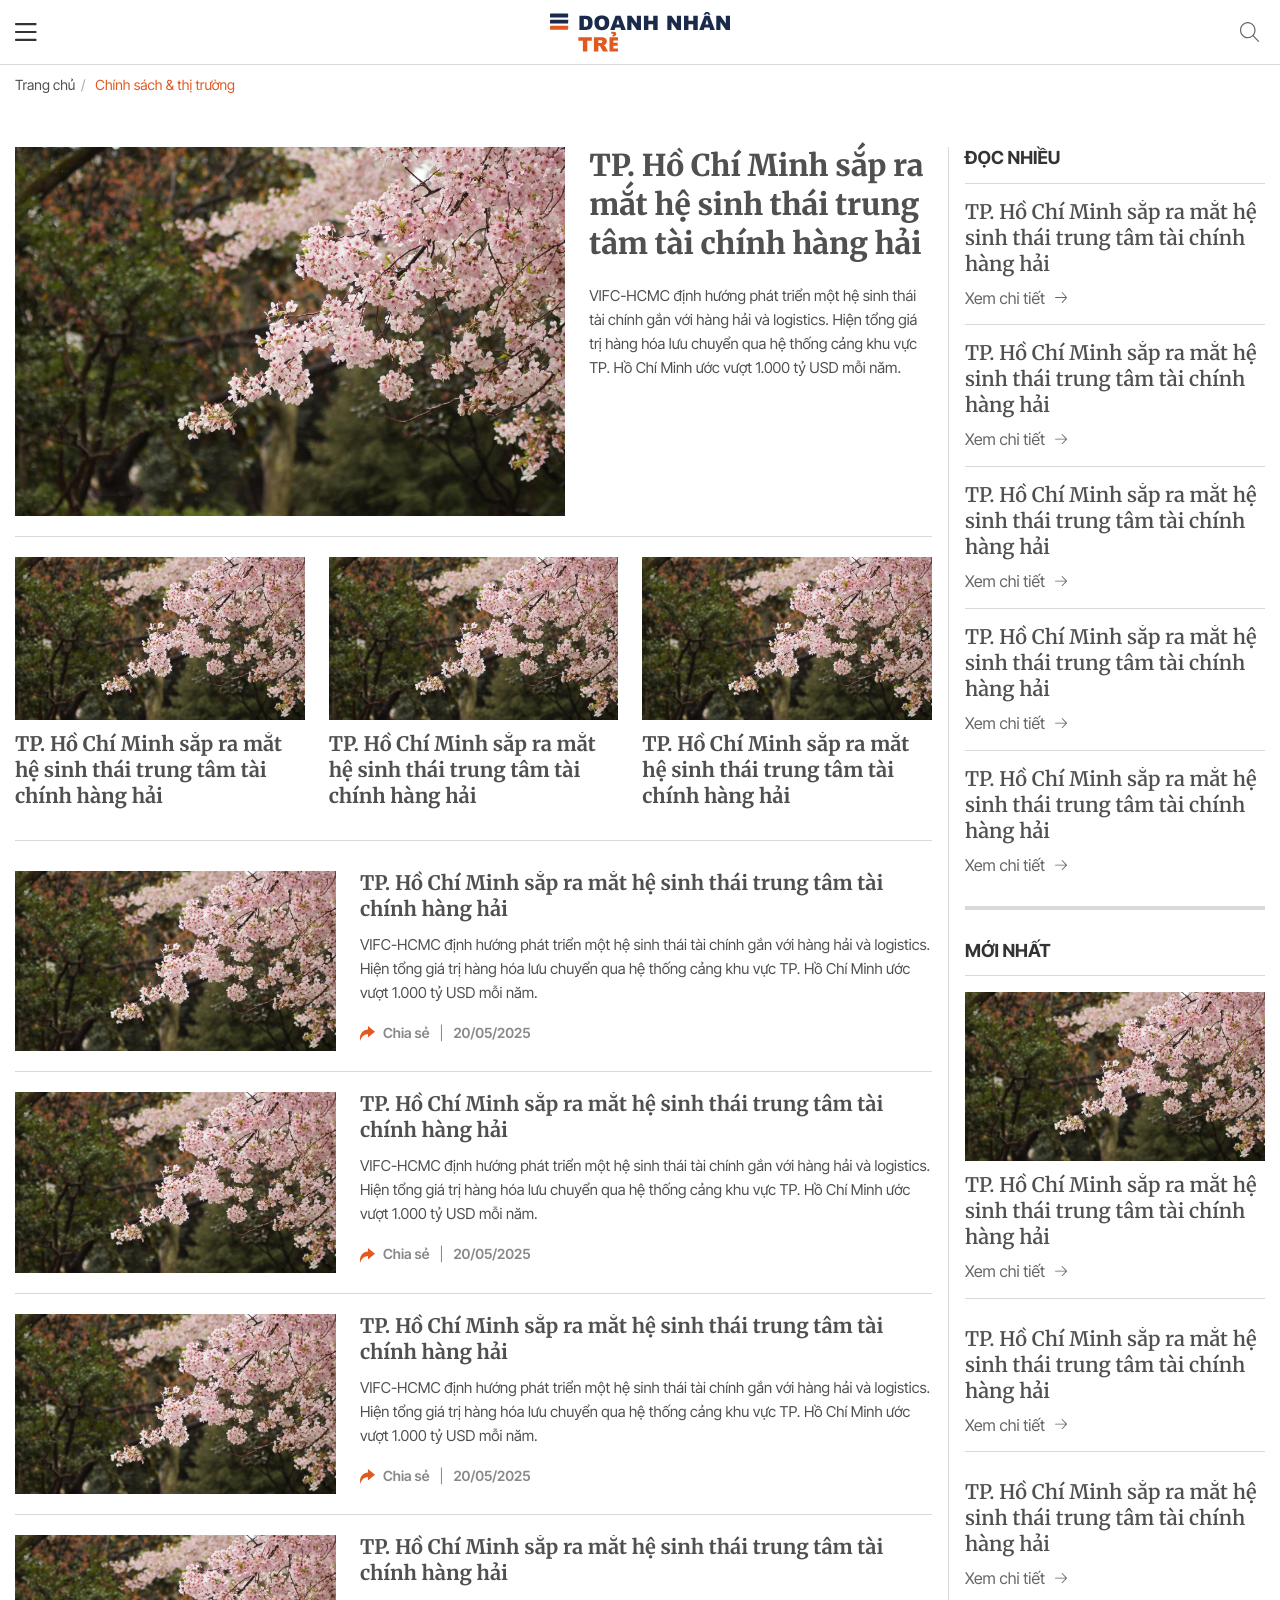
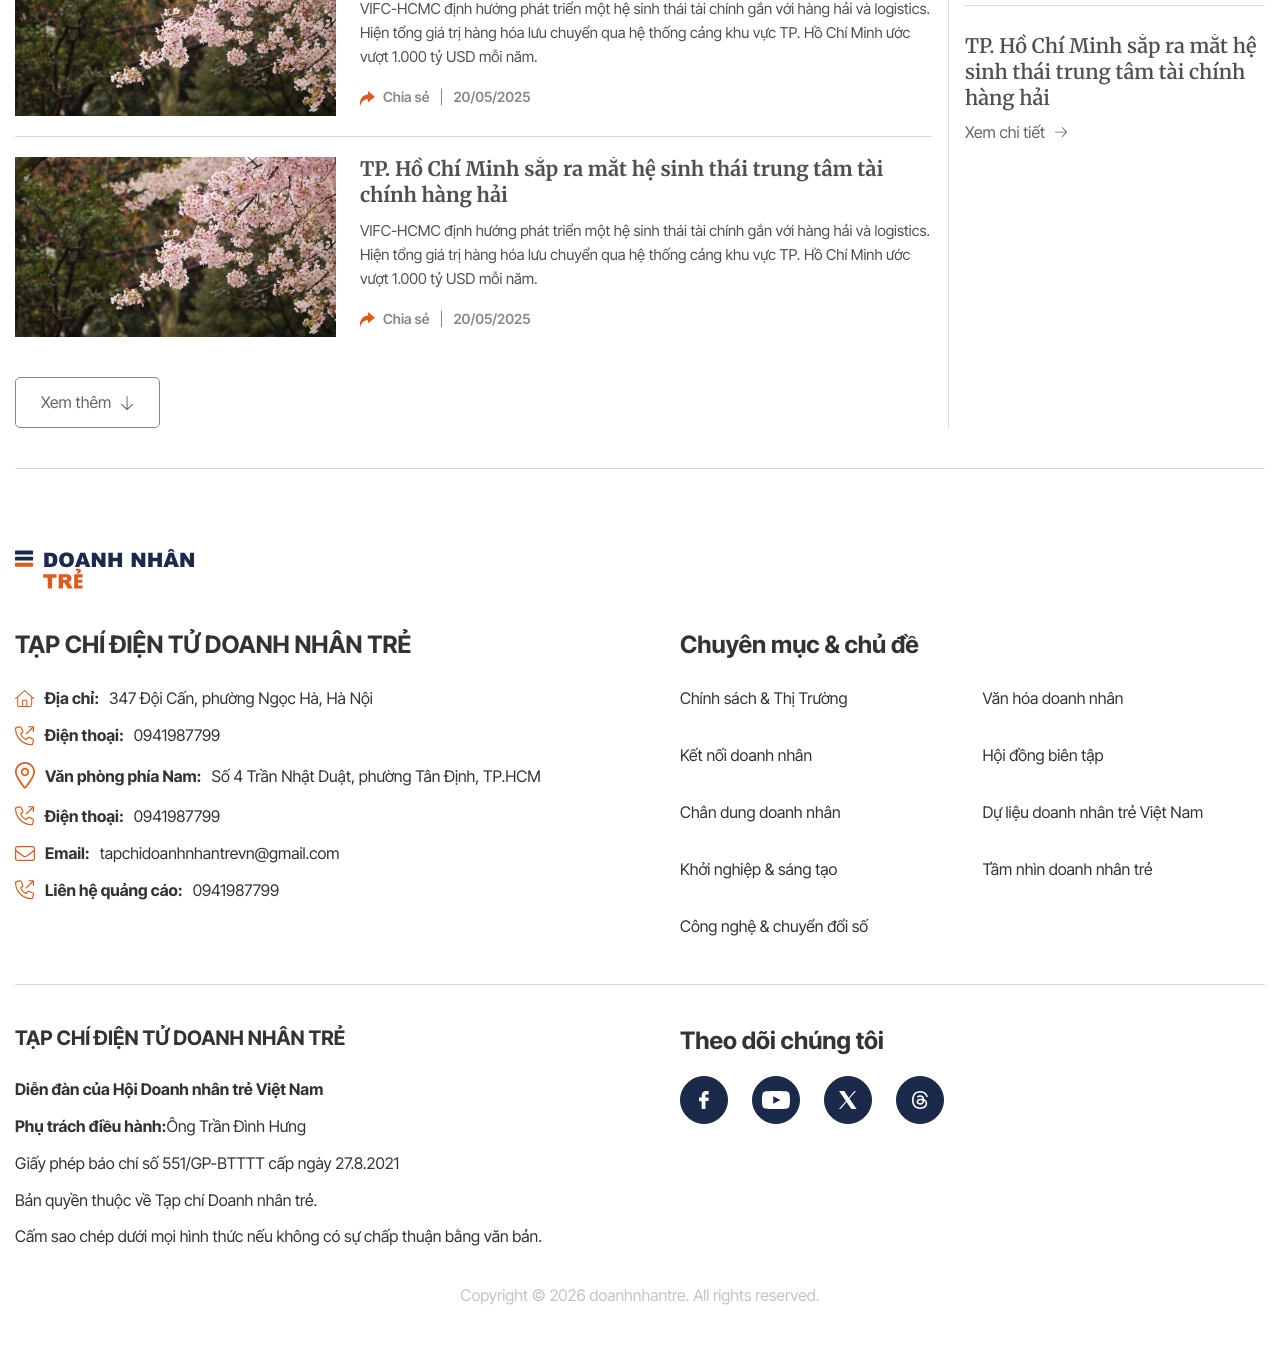
<file: cate-2.html>
<!DOCTYPE html>
<html lang="vi">
    <head>
        <meta charset="UTF-8" />
        <meta http-equiv="X-UA-Compatible" content="IE=edge" />
        <meta name="viewport" content="width=device-width, initial-scale=1.0" />
        <!-- favicon -->
        <link rel="shortcut icon" href="./images/favicon/favicon.ico" type="image/x-icon" />
        <!-- end favicon -->
        <title>Doanh nhân trẻ</title>
        <!-- font -->
        <link rel="preconnect" href="https://fonts.googleapis.com">
        <link rel="preconnect" href="https://fonts.gstatic.com" crossorigin>
        <link href="https://fonts.googleapis.com/css2?family=Inter+Tight:ital,wght@0,100..900;1,100..900&family=Merriweather:ital,opsz,wght@0,18..144,300..900;1,18..144,300..900&display=swap" rel="stylesheet">
        <!-- end font -->
        <link rel="stylesheet" href="./lib/swiper/swiper-bundle.min.css" />
        <link rel="stylesheet" href="./css/style.css" />
        <script src="./lib/jquery/jquery-3.7.1.min.js"></script>
    </head>

    <body>
        <!-- header -->
        <header id="header" class="header relative z-50 js__stickyHeader">
            <!-- pc -->
            <div class="d-3xl-block d-xl-none">
                <div class="header-desk relative z-10">
                    <!-- top -->
                    <div class="header-desk-top bg-white w-wrapper py-15">
                        <div class="header-desk-top__container w-1280 w-md-500 d-3xl-flex items-center justify-between">
                            <!-- left -->
                            <div class="left d-3xl-flex items-center">
                                <!-- logo -->
                                <div class="logo d-3xl-flex items-center gap-10">
                                    <a href="#" class="logo-img">
                                        <img src="./images/svg/logo.svg" alt="">
                                    </a>
                                </div>
                                <!-- end logo -->
                            </div>
                            <!-- end left -->

                            <!-- right -->
                            <div class="right d-3xl-flex items-center">
                                <!-- btn -->
                                <div>
                                    <a href="#" class="btn uppercase fs-14">Liên hệ quảng cáo</a>
                                </div>
                                <!-- end btn -->

                                <!-- search pc -->
                                <div class="search-desk js__searchDesk ml-24 pl-20 border-l-d9 relative">
                                    <div class="search-desk__icon js__searchIconDesk pointer bg-white">
                                        <img src="./images/svg/search-gray.svg" alt="">
                                    </div>
                                    <div class="search-desk__content js__searchContentDesk">
                                        <form action="search-desk__form">
                                            <div class="search-desk__group">
                                                <input type="text" class="search-desk__input js__searchInputDesk" placeholder="Tìm kiếm...">
                                            </div>
                                        </form>
                                    </div>
                                </div>
                                <!-- end search pc -->

                            </div>
                            <!-- end right -->
                        </div>
                    </div>
                    <!-- end top -->

                    <!-- menu -->
                    <div class="header-desk-menu bg-white w-wrapper relative bg-white border-t-d9 border-b-d9">
                        <div class="header-desk-menu__container w-1280 w-md-500 d-3xl-flex items-center justify-between">
                            <!-- navbar -->
                            <nav class="navbar flex-1">
                                <ul class="navbar-wrapper d-3xl-flex items-center justify-between">
                                    <!-- item -->
                                    <li class="navbar-item">
                                        <div class="navbar-item__heading d-3xl-flex items-center fw-400 fs-16">
                                            <a href="#" class="navbar-item__text flex-1 d-3xl-inline-block text-gray-33">Chính sách & Thị Trường</a>
                                        </div>
                                        <ul class="navbar-dropdown fs-14 scroll">
                                            <li class="navbar-dropdown__item">
                                                <a href="#" class="navbar-dropdown__link">Trong nước</a>
                                            </li>
                                            <li class="navbar-dropdown__item">
                                                <a href="#" class="navbar-dropdown__link">Quốc tế</a>
                                            </li>
                                            <li class="navbar-dropdown__item">
                                                <a href="#" class="navbar-dropdown__link">Tin phật sự</a>
                                            </li>
                                            <li class="navbar-dropdown__item">
                                                <a href="#" class="navbar-dropdown__link">Tin mới</a>
                                            </li>
                                        </ul>
                                    </li>
                                    <!-- end item -->
                                    <!-- item -->
                                    <li class="navbar-item">
                                        <div class="navbar-item__heading d-3xl-flex items-center fw-400 fs-16">
                                            <a href="#" class="navbar-item__text flex-1 d-3xl-inline-block text-gray-33">Kết nối doanh nhân</a>
                                        </div>
                                        <ul class="navbar-dropdown fs-14 scroll">
                                            <li class="navbar-dropdown__item">
                                                <a href="#" class="navbar-dropdown__link">Trong nước</a>
                                            </li>
                                            <li class="navbar-dropdown__item">
                                                <a href="#" class="navbar-dropdown__link">Quốc tế</a>
                                            </li>
                                            <li class="navbar-dropdown__item">
                                                <a href="#" class="navbar-dropdown__link">Tin phật sự</a>
                                            </li>
                                            <li class="navbar-dropdown__item">
                                                <a href="#" class="navbar-dropdown__link">Tin mới</a>
                                            </li>
                                        </ul>
                                    </li>
                                    <!-- end item -->
                                    <!-- item -->
                                    <li class="navbar-item">
                                        <div class="navbar-item__heading d-3xl-flex items-center fw-400 fs-16">
                                            <a href="#" class="navbar-item__text flex-1 d-3xl-inline-block text-gray-33">Khởi nghiệp & sáng tạo</a>
                                        </div>
                                        <ul class="navbar-dropdown fs-14 scroll">
                                            <li class="navbar-dropdown__item">
                                                <a href="#" class="navbar-dropdown__link">Trong nước</a>
                                            </li>
                                            <li class="navbar-dropdown__item">
                                                <a href="#" class="navbar-dropdown__link">Quốc tế</a>
                                            </li>
                                            <li class="navbar-dropdown__item">
                                                <a href="#" class="navbar-dropdown__link">Tin phật sự</a>
                                            </li>
                                            <li class="navbar-dropdown__item">
                                                <a href="#" class="navbar-dropdown__link">Tin mới</a>
                                            </li>
                                        </ul>
                                    </li>
                                    <!-- end item -->
                                    <!-- item -->
                                    <li class="navbar-item">
                                        <div class="navbar-item__heading d-3xl-flex items-center fw-400 fs-16">
                                            <a href="#" class="navbar-item__text flex-1 d-3xl-inline-block text-gray-33">Chân dung doanh nhân</a>
                                        </div>
                                        <ul class="navbar-dropdown fs-14 scroll">
                                            <li class="navbar-dropdown__item">
                                                <a href="#" class="navbar-dropdown__link">Trong nước</a>
                                            </li>
                                            <li class="navbar-dropdown__item">
                                                <a href="#" class="navbar-dropdown__link">Quốc tế</a>
                                            </li>
                                            <li class="navbar-dropdown__item">
                                                <a href="#" class="navbar-dropdown__link">Tin phật sự</a>
                                            </li>
                                            <li class="navbar-dropdown__item">
                                                <a href="#" class="navbar-dropdown__link">Tin mới</a>
                                            </li>
                                        </ul>
                                    </li>
                                    <!-- end item -->
                                    <!-- item -->
                                    <li class="navbar-item">
                                        <div class="navbar-item__heading d-3xl-flex items-center fw-400 fs-16">
                                            <a href="#" class="navbar-item__text flex-1 d-3xl-inline-block text-gray-33">Công nghệ & chuyển đối số</a>
                                        </div>
                                        <ul class="navbar-dropdown fs-14 scroll">
                                            <li class="navbar-dropdown__item">
                                                <a href="#" class="navbar-dropdown__link">Trong nước</a>
                                            </li>
                                            <li class="navbar-dropdown__item">
                                                <a href="#" class="navbar-dropdown__link">Quốc tế</a>
                                            </li>
                                            <li class="navbar-dropdown__item">
                                                <a href="#" class="navbar-dropdown__link">Tin phật sự</a>
                                            </li>
                                            <li class="navbar-dropdown__item">
                                                <a href="#" class="navbar-dropdown__link">Tin mới</a>
                                            </li>
                                        </ul>
                                    </li>
                                    <!-- end item -->
                                    <!-- item -->
                                    <li class="navbar-item">
                                        <div class="navbar-item__heading d-3xl-flex items-center fw-400 fs-16">
                                            <a href="#" class="navbar-item__text flex-1 d-3xl-inline-block text-gray-33">Dự liệu doanh nhân trẻ</a>
                                        </div>
                                        <ul class="navbar-dropdown fs-14 scroll">
                                            <li class="navbar-dropdown__item">
                                                <a href="#" class="navbar-dropdown__link">Trong nước</a>
                                            </li>
                                            <li class="navbar-dropdown__item">
                                                <a href="#" class="navbar-dropdown__link">Quốc tế</a>
                                            </li>
                                            <li class="navbar-dropdown__item">
                                                <a href="#" class="navbar-dropdown__link">Tin phật sự</a>
                                            </li>
                                            <li class="navbar-dropdown__item">
                                                <a href="#" class="navbar-dropdown__link">Tin mới</a>
                                            </li>
                                        </ul>
                                    </li>
                                    <!-- end item -->
                                    <!-- item -->
                                    <li class="navbar-item">
                                        <div class="navbar-item__heading d-3xl-flex items-center fw-400 fs-16">
                                            <a href="#" class="navbar-item__text flex-1 d-3xl-inline-block text-gray-33">Hội đồng biên tập</a>
                                        </div>
                                        <ul class="navbar-dropdown fs-14 scroll">
                                            <li class="navbar-dropdown__item">
                                                <a href="#" class="navbar-dropdown__link">Trong nước</a>
                                            </li>
                                            <li class="navbar-dropdown__item">
                                                <a href="#" class="navbar-dropdown__link">Quốc tế</a>
                                            </li>
                                            <li class="navbar-dropdown__item">
                                                <a href="#" class="navbar-dropdown__link">Tin phật sự</a>
                                            </li>
                                            <li class="navbar-dropdown__item">
                                                <a href="#" class="navbar-dropdown__link">Tin mới</a>
                                            </li>
                                        </ul>
                                    </li>
                                    <!-- end item -->
                                </ul>
                            </nav>
                            <!-- end navbar -->
                        </div>
                    </div>
                    <!-- end menu -->
                </div>
            </div>
            <!-- end pc -->
             
            <!-- mb -->
            <div class="d-3xl-none d-xl-block">
                <div class="header-mb relative z-10 border-b-d9">
                    <!-- bot -->
                    <div class="header-mb-bot w-wrapper bg-white">
                        <div class="header-mb-bot__container w-1280 d-3xl-flex items-center justify-between py-12">
                            <!-- left -->
                            <div class="left flex-1">
                                <!-- submenu -->
                                <div class="sub-menu">
                                    <!-- icon bar -->
                                    <div class="icon-bar js__clickShowMenuMb">
                                        <img src="./images/svg/bar-black.svg" alt="">
                                    </div>
                                    <!-- end icon bar -->
                                    <!-- content -->
                                    <div class="sub-menu__content">
                                        <!-- close -->
                                        <div class="sub-menu__close js__closeSubMenu d-3xl-flex items-center">
                                            <img src="./images/svg/close-gray.svg" alt="">
                                        </div>
                                        <!-- end close -->
            
                                        <div class="sub-menu__container">
                                            <!-- list -->
                                            <div class="sub-menu__list">
                                                <!-- item -->
                                                <div class="sub-menu__item px-20">
                                                    <!-- heading -->
                                                    <div class="heading-sub d-3xl-flex items-center justify-between py-15 text-gray-2b">
                                                        <h3 class="heading-sub__title fs-15 fw-500">
                                                            <a href="#">Chính sách & Thị trường</a>
                                                        </h3>
                                                        <div class="heading-sub__arrow js__dropDown">
                                                            <img src="./images/svg/arrow-down-gray.svg" alt="">
                                                        </div>
                                                    </div>
                                                    <!-- end heading -->
            
                                                    <!-- sub menu list -->
                                                    <ul class="list-sub js__listSubMenu">
                                                        <li class="item-sub">
                                                            <a href="#" class="item-sub__link fs-14">Release Calender</a>
                                                        </li>
                                                        <li class="item-sub">
                                                            <a href="#" class="item-sub__link fs-14">Release Calender</a>
                                                        </li>
                                                        <li class="item-sub">
                                                            <a href="#" class="item-sub__link fs-14">Release Calender</a>
                                                        </li>
                                                    </ul>
                                                    <!-- end sub menu list -->
                                                </div>
                                                <!-- end item -->
                                                <!-- item -->
                                                <div class="sub-menu__item px-20">
                                                    <!-- heading -->
                                                    <div class="heading-sub d-3xl-flex items-center justify-between py-15 text-gray-2b">
                                                        <h3 class="heading-sub__title fs-15 fw-500">
                                                            <a href="#">Chính sách & Thị trường</a>
                                                        </h3>
                                                        <div class="heading-sub__arrow js__dropDown">
                                                            <img src="./images/svg/arrow-down-gray.svg" alt="">
                                                        </div>
                                                    </div>
                                                    <!-- end heading -->
            
                                                    <!-- sub menu list -->
                                                    <ul class="list-sub js__listSubMenu">
                                                        <li class="item-sub">
                                                            <a href="#" class="item-sub__link fs-14">Release Calender</a>
                                                        </li>
                                                        <li class="item-sub">
                                                            <a href="#" class="item-sub__link fs-14">Release Calender</a>
                                                        </li>
                                                        <li class="item-sub">
                                                            <a href="#" class="item-sub__link fs-14">Release Calender</a>
                                                        </li>
                                                    </ul>
                                                    <!-- end sub menu list -->
                                                </div>
                                                <!-- end item -->
                                                <!-- item -->
                                                <div class="sub-menu__item px-20">
                                                    <!-- heading -->
                                                    <div class="heading-sub d-3xl-flex items-center justify-between py-15 text-gray-2b">
                                                        <h3 class="heading-sub__title fs-15 fw-500">
                                                            <a href="#">Chính sách & Thị trường</a>
                                                        </h3>
                                                        <div class="heading-sub__arrow js__dropDown">
                                                            <img src="./images/svg/arrow-down-gray.svg" alt="">
                                                        </div>
                                                    </div>
                                                    <!-- end heading -->
            
                                                    <!-- sub menu list -->
                                                    <ul class="list-sub js__listSubMenu">
                                                        <li class="item-sub">
                                                            <a href="#" class="item-sub__link fs-14">Release Calender</a>
                                                        </li>
                                                        <li class="item-sub">
                                                            <a href="#" class="item-sub__link fs-14">Release Calender</a>
                                                        </li>
                                                        <li class="item-sub">
                                                            <a href="#" class="item-sub__link fs-14">Release Calender</a>
                                                        </li>
                                                    </ul>
                                                    <!-- end sub menu list -->
                                                </div>
                                                <!-- end item -->
                                                <!-- item -->
                                                <div class="sub-menu__item px-20">
                                                    <!-- heading -->
                                                    <div class="heading-sub d-3xl-flex items-center justify-between py-15 text-gray-2b">
                                                        <h3 class="heading-sub__title fs-15 fw-500">
                                                            <a href="#">Chính sách & Thị trường</a>
                                                        </h3>
                                                        <div class="heading-sub__arrow js__dropDown">
                                                            <img src="./images/svg/arrow-down-gray.svg" alt="">
                                                        </div>
                                                    </div>
                                                    <!-- end heading -->
            
                                                    <!-- sub menu list -->
                                                    <ul class="list-sub js__listSubMenu">
                                                        <li class="item-sub">
                                                            <a href="#" class="item-sub__link fs-14">Release Calender</a>
                                                        </li>
                                                        <li class="item-sub">
                                                            <a href="#" class="item-sub__link fs-14">Release Calender</a>
                                                        </li>
                                                        <li class="item-sub">
                                                            <a href="#" class="item-sub__link fs-14">Release Calender</a>
                                                        </li>
                                                    </ul>
                                                    <!-- end sub menu list -->
                                                </div>
                                                <!-- end item -->
                                                <!-- item -->
                                                <div class="sub-menu__item px-20">
                                                    <!-- heading -->
                                                    <div class="heading-sub d-3xl-flex items-center justify-between py-15 text-gray-2b">
                                                        <h3 class="heading-sub__title fs-15 fw-500">
                                                            <a href="#">Chính sách & Thị trường</a>
                                                        </h3>
                                                        <div class="heading-sub__arrow js__dropDown">
                                                            <img src="./images/svg/arrow-down-gray.svg" alt="">
                                                        </div>
                                                    </div>
                                                    <!-- end heading -->
            
                                                    <!-- sub menu list -->
                                                    <ul class="list-sub js__listSubMenu">
                                                        <li class="item-sub">
                                                            <a href="#" class="item-sub__link fs-14">Release Calender</a>
                                                        </li>
                                                        <li class="item-sub">
                                                            <a href="#" class="item-sub__link fs-14">Release Calender</a>
                                                        </li>
                                                        <li class="item-sub">
                                                            <a href="#" class="item-sub__link fs-14">Release Calender</a>
                                                        </li>
                                                    </ul>
                                                    <!-- end sub menu list -->
                                                </div>
                                                <!-- end item -->
                                                <!-- item -->
                                                <div class="sub-menu__item px-20">
                                                    <!-- heading -->
                                                    <div class="heading-sub d-3xl-flex items-center justify-between py-15 text-gray-2b">
                                                        <h3 class="heading-sub__title fs-15 fw-500">
                                                            <a href="#">Chính sách & Thị trường</a>
                                                        </h3>
                                                        <div class="heading-sub__arrow js__dropDown">
                                                            <img src="./images/svg/arrow-down-gray.svg" alt="">
                                                        </div>
                                                    </div>
                                                    <!-- end heading -->
            
                                                    <!-- sub menu list -->
                                                    <ul class="list-sub js__listSubMenu">
                                                        <li class="item-sub">
                                                            <a href="#" class="item-sub__link fs-14">Release Calender</a>
                                                        </li>
                                                        <li class="item-sub">
                                                            <a href="#" class="item-sub__link fs-14">Release Calender</a>
                                                        </li>
                                                        <li class="item-sub">
                                                            <a href="#" class="item-sub__link fs-14">Release Calender</a>
                                                        </li>
                                                    </ul>
                                                    <!-- end sub menu list -->
                                                </div>
                                                <!-- end item -->
                                                <!-- item -->
                                                <div class="sub-menu__item px-20">
                                                    <!-- heading -->
                                                    <div class="heading-sub d-3xl-flex items-center justify-between py-15 text-gray-2b">
                                                        <h3 class="heading-sub__title fs-15 fw-500">
                                                            <a href="#">Chính sách & Thị trường</a>
                                                        </h3>
                                                        <div class="heading-sub__arrow js__dropDown">
                                                            <img src="./images/svg/arrow-down-gray.svg" alt="">
                                                        </div>
                                                    </div>
                                                    <!-- end heading -->
            
                                                    <!-- sub menu list -->
                                                    <ul class="list-sub js__listSubMenu">
                                                        <li class="item-sub">
                                                            <a href="#" class="item-sub__link fs-14">Release Calender</a>
                                                        </li>
                                                        <li class="item-sub">
                                                            <a href="#" class="item-sub__link fs-14">Release Calender</a>
                                                        </li>
                                                        <li class="item-sub">
                                                            <a href="#" class="item-sub__link fs-14">Release Calender</a>
                                                        </li>
                                                    </ul>
                                                    <!-- end sub menu list -->
                                                </div>
                                                <!-- end item -->
                                                
                                            </div>
                                            <!-- end list -->

                                            <!-- btn -->
                                            <div class="sub-menu__bot d-3xl-flex items-center justify-center pb-10 pt-30">
                                                <a href="#" class="btn uppercase fs-14">Liên hệ quảng cáo</a>
                                            </div>
                                            <!-- end btn -->
                                        </div>
                                    </div>
                                    <!-- end content -->
                                    <div class="overlay js__overlay"></div>
                                </div>
                                <!-- end submenu -->
                            </div>
                            <!-- end left -->
                            <!-- center -->
                            <div class="center flex-0">
                                <!-- logo -->
                                <div class="logo">
                                    <a href="#" class="logo-img">
                                        <img src="./images/svg/logo.svg" alt="">
                                    </a>
                                </div>
                                <!-- end logo -->
                            </div>
                            <!-- end center -->
    
                            <!-- right -->
                            <div class="right flex-1 d-3xl-flex items-center justify-end">
                                <!-- search mb -->
                                <div class="search-mb">
                                    <div class="search-mb__icon js__searchMb">
                                        <img src="./images/svg/search-gray.svg" alt="">
                                    </div>
                                    <!-- form -->
                                    <div class="header-search-mb__form h-60 w-full js__formSearchMb shadow">
                                        <form action="" class="w-full h-full">
                                            <div class="relative w-full h-full">
                                                <input type="text" class="header-search-input w-full h-full p-12 fs-16 js__focusSearchMb" placeholder="Search...">
                                                <div class="header-search-btn absolute h-full d-3xl-flex items-center p-8 js__closeSearchMb icon-20">
                                                    <img src="./images/svg/close-gray.svg" alt="">
                                                </div>
                                            </div>
                                        </form>
                                    </div>
                                    <!-- end form -->
                                </div>
                                <!-- end search mb -->
                            </div>
                            <!-- end right -->
                        </div>
                    </div>
                   <!-- end bot -->
                </div>
            </div>
            <!-- end mb -->

        </header>
        <!-- end header -->
        <!-- main -->
        <main id="main" class="main">

            <!-- breadcrumb -->
            <div class="breadcrumb w-wrapper">
                <div class="breadcrumb-container w-1280 d-3xl-flex items-center h-full w-full">
                    <!-- item -->
                    <div class="breadcrumb-item fs-14 h-full d-3xl-flex items-center">
                        <a href="/" class="breadcrumb-link">Trang chủ</a>
                    </div>
                    <!-- end item -->
                    <!-- item -->
                    <div class="breadcrumb-item fs-14 h-full d-3xl-flex items-center active">
                        <a href="#" class="breadcrumb-link">Chính sách & thị trường</a>
                    </div>
                    <!-- end item -->
                    
                </div>
            </div>
            <!-- end breadcrumb -->
            <!-- desk top -->
            <div class="d-3xl-block d-md-none">
                <!-- primary -->
                <section class="cate-1-primary relative w-wrapper z-10 over-hidden">
                    <div class="cate-1-primary__container w-1280 w-md-500 relative block-quaternary border-b-d9 py-40">
                        <!-- left -->
                        <div class="cate-1-primary__left block-quaternary__left">
                            <!-- box seven -->
                            <div class="box-seven mb-30 pb-30 mb-md-20 pb-md-20 border-b-d9">
                                <!-- large -->
                                <div class="box-seven__large mb-2- pb-20 border-b-d9">
                                    <!-- article -->
                                    <div class="article-large d-3xl-flex gap-24">
                                        <!-- img -->
                                        <div class="article-img flex-0 w-60 w-md-full">
                                            <a href="#" class="ratio-3x2">
                                                <img src="./images/2.jpg" alt="">
                                            </a>
                                        </div>
                                        <!-- end img -->
                                        <!-- content -->
                                        <div class="article-content">
                                            <h1 class="article-title fs-30 fs-md-22 fw-800 font-merri text-gray-50 lh-130 mb-20">
                                                <a href="#" class="">TP. Hồ Chí Minh sắp ra mắt hệ sinh thái trung tâm tài chính hàng hải
                                                </a>
                                            </h1>
                                            
                                            <div class="article-des fs-15 text-gray-50 lh-130">
                                                <p>VIFC-HCMC định hướng phát triển một hệ sinh thái tài chính gắn với hàng hải và logistics. Hiện tổng giá trị hàng hóa lưu chuyển qua hệ thống cảng khu vực TP. Hồ Chí Minh ước vượt 1.000 tỷ USD mỗi năm.
                                                </p>
                                            </div>
                                        </div>
                                        <!-- end content -->
                                    </div>
                                    <!-- end article -->
                                </div>
                                <!-- end large -->
                                <!-- medium -->
                                <div class="box-seven__medium mt-20">
                                    <!-- article medium -->
                                    <div class="article-medium d-3xl-grid col-3 gap-24">
                                        <!-- article -->
                                        <div class="article">
                                            <!-- img -->
                                            <div class="article-img">
                                                <a href="#" class="ratio-16x9">
                                                    <img src="./images/2.jpg" alt="">
                                                </a>
                                            </div>
                                            <!-- end img -->
                                            <!-- content -->
                                            <div class="article-content pt-12">
                                                <h2 class="article-title fs-20 fs-md-18 fw-700 font-merri text-gray-50 lh-130">
                                                    <a href="#" class="fix-text3">TP. Hồ Chí Minh sắp ra mắt hệ sinh thái trung tâm tài chính hàng hải
                                                    </a>
                                                </h2>
                                            </div>
                                            <!-- end content -->
                                        </div>
                                        <!-- end article -->
                                        <!-- article -->
                                        <div class="article">
                                            <!-- img -->
                                            <div class="article-img">
                                                <a href="#" class="ratio-16x9">
                                                    <img src="./images/2.jpg" alt="">
                                                </a>
                                            </div>
                                            <!-- end img -->
                                            <!-- content -->
                                            <div class="article-content pt-12">
                                                <h2 class="article-title fs-20 fs-md-18 fw-700 font-merri text-gray-50 lh-130">
                                                    <a href="#" class="fix-text3">TP. Hồ Chí Minh sắp ra mắt hệ sinh thái trung tâm tài chính hàng hải
                                                    </a>
                                                </h2>
                                            </div>
                                            <!-- end content -->
                                        </div>
                                        <!-- end article -->
                                        <!-- article -->
                                        <div class="article">
                                            <!-- img -->
                                            <div class="article-img">
                                                <a href="#" class="ratio-16x9">
                                                    <img src="./images/2.jpg" alt="">
                                                </a>
                                            </div>
                                            <!-- end img -->
                                            <!-- content -->
                                            <div class="article-content pt-12">
                                                <h2 class="article-title fs-20 fs-md-18 fw-700 font-merri text-gray-50 lh-130">
                                                    <a href="#" class="fix-text3">TP. Hồ Chí Minh sắp ra mắt hệ sinh thái trung tâm tài chính hàng hải
                                                    </a>
                                                </h2>
                                            </div>
                                            <!-- end content -->
                                        </div>
                                        <!-- end article -->
                                        
                                    </div>
                                    <!-- end article medium -->
                                </div>
                                <!-- end medium -->
                            </div>
                            <!-- end box seven -->

                            <!-- box four -->
                            <div class="box-four">
                                <!-- article list -->
                                <div class="box-four__list last-article">
                                    <!-- article -->
                                    <div class="article d-3xl-flex d-md-block gap-24 py-20 py-md-15 border-b-d9">
                                        <!-- img -->
                                        <div class="article-img w-35 w-md-full flex-0">
                                            <a href="#" class="ratio-16x9">
                                                <img src="./images/2.jpg" alt="">
                                            </a>
                                        </div>
                                        <!-- end img -->
                                        <!-- content -->
                                        <div class="article-content mt-md-12 flex-1">
                                            <h3 class="article-title fs-20 fs-md-18 fw-700 font-merri text-gray-50 lh-130">
                                                <a href="#" class="fix-text3">TP. Hồ Chí Minh sắp ra mắt hệ sinh thái trung tâm tài chính hàng hải
                                                </a>
                                            </h3>
                                            <div class="article-des fs-15 text-gray-50 lh-130 mt-10">
                                                <p class="fix-text4">VIFC-HCMC định hướng phát triển một hệ sinh thái tài chính gắn với hàng hải và logistics. Hiện tổng giá trị hàng hóa lưu chuyển qua hệ thống cảng khu vực TP. Hồ Chí Minh ước vượt 1.000 tỷ USD mỗi năm.
                                                </p>
                                            </div>
                                            <div class="article-bot mt-20 d-3xl-flex items-center">
                                                <a href="#" class="article-bot__share d-3xl-flex items-center text-gray-88">
                                                    <div class="flex-0 icon icon-14 mr-8">
                                                        <img src="./images/svg/share-orange.svg" alt="">
                                                    </div>
                                                    <span class="text fs-14 fw-600">Chia sẻ</span>
                                                </a>
                                                
                                                <div class="article-bot__line d-3xl-inline-block mx-10 text-gray-88 fs-14">|</div>
                                                <div class="article-bot__time fs-14 text-gray-88 fw-600"><span>20/05/2025</span></div>
                                            </div>
                                        </div>
                                        <!-- end content -->
                                    </div>
                                    <!-- end article -->
                                    <!-- article -->
                                    <div class="article d-3xl-flex d-md-block gap-24 py-20 py-md-15 border-b-d9">
                                        <!-- img -->
                                        <div class="article-img w-35 w-md-full flex-0">
                                            <a href="#" class="ratio-16x9">
                                                <img src="./images/2.jpg" alt="">
                                            </a>
                                        </div>
                                        <!-- end img -->
                                        <!-- content -->
                                        <div class="article-content mt-md-12 flex-1">
                                            <h3 class="article-title fs-20 fs-md-18 fw-700 font-merri text-gray-50 lh-130">
                                                <a href="#" class="fix-text3">TP. Hồ Chí Minh sắp ra mắt hệ sinh thái trung tâm tài chính hàng hải
                                                </a>
                                            </h3>
                                            <div class="article-des fs-15 text-gray-50 lh-130 mt-10">
                                                <p class="fix-text4">VIFC-HCMC định hướng phát triển một hệ sinh thái tài chính gắn với hàng hải và logistics. Hiện tổng giá trị hàng hóa lưu chuyển qua hệ thống cảng khu vực TP. Hồ Chí Minh ước vượt 1.000 tỷ USD mỗi năm.
                                                </p>
                                            </div>
                                            <div class="article-bot mt-20 d-3xl-flex items-center">
                                                <a href="#" class="article-bot__share d-3xl-flex items-center text-gray-88">
                                                    <div class="flex-0 icon icon-14 mr-8">
                                                        <img src="./images/svg/share-orange.svg" alt="">
                                                    </div>
                                                    <span class="text fs-14 fw-600">Chia sẻ</span>
                                                </a>
                                                
                                                <div class="article-bot__line d-3xl-inline-block mx-10 text-gray-88 fs-14">|</div>
                                                <div class="article-bot__time fs-14 text-gray-88 fw-600"><span>20/05/2025</span></div>
                                            </div>
                                        </div>
                                        <!-- end content -->
                                    </div>
                                    <!-- end article -->
                                    <!-- article -->
                                    <div class="article d-3xl-flex d-md-block gap-24 py-20 py-md-15 border-b-d9">
                                        <!-- img -->
                                        <div class="article-img w-35 w-md-full flex-0">
                                            <a href="#" class="ratio-16x9">
                                                <img src="./images/2.jpg" alt="">
                                            </a>
                                        </div>
                                        <!-- end img -->
                                        <!-- content -->
                                        <div class="article-content mt-md-12 flex-1">
                                            <h3 class="article-title fs-20 fs-md-18 fw-700 font-merri text-gray-50 lh-130">
                                                <a href="#" class="fix-text3">TP. Hồ Chí Minh sắp ra mắt hệ sinh thái trung tâm tài chính hàng hải
                                                </a>
                                            </h3>
                                            <div class="article-des fs-15 text-gray-50 lh-130 mt-10">
                                                <p class="fix-text4">VIFC-HCMC định hướng phát triển một hệ sinh thái tài chính gắn với hàng hải và logistics. Hiện tổng giá trị hàng hóa lưu chuyển qua hệ thống cảng khu vực TP. Hồ Chí Minh ước vượt 1.000 tỷ USD mỗi năm.
                                                </p>
                                            </div>
                                            <div class="article-bot mt-20 d-3xl-flex items-center">
                                                <a href="#" class="article-bot__share d-3xl-flex items-center text-gray-88">
                                                    <div class="flex-0 icon icon-14 mr-8">
                                                        <img src="./images/svg/share-orange.svg" alt="">
                                                    </div>
                                                    <span class="text fs-14 fw-600">Chia sẻ</span>
                                                </a>
                                                
                                                <div class="article-bot__line d-3xl-inline-block mx-10 text-gray-88 fs-14">|</div>
                                                <div class="article-bot__time fs-14 text-gray-88 fw-600"><span>20/05/2025</span></div>
                                            </div>
                                        </div>
                                        <!-- end content -->
                                    </div>
                                    <!-- end article -->
                                    <!-- article -->
                                    <div class="article d-3xl-flex d-md-block gap-24 py-20 py-md-15 border-b-d9">
                                        <!-- img -->
                                        <div class="article-img w-35 w-md-full flex-0">
                                            <a href="#" class="ratio-16x9">
                                                <img src="./images/2.jpg" alt="">
                                            </a>
                                        </div>
                                        <!-- end img -->
                                        <!-- content -->
                                        <div class="article-content mt-md-12 flex-1">
                                            <h3 class="article-title fs-20 fs-md-18 fw-700 font-merri text-gray-50 lh-130">
                                                <a href="#" class="fix-text3">TP. Hồ Chí Minh sắp ra mắt hệ sinh thái trung tâm tài chính hàng hải
                                                </a>
                                            </h3>
                                            <div class="article-des fs-15 text-gray-50 lh-130 mt-10">
                                                <p class="fix-text4">VIFC-HCMC định hướng phát triển một hệ sinh thái tài chính gắn với hàng hải và logistics. Hiện tổng giá trị hàng hóa lưu chuyển qua hệ thống cảng khu vực TP. Hồ Chí Minh ước vượt 1.000 tỷ USD mỗi năm.
                                                </p>
                                            </div>
                                            <div class="article-bot mt-20 d-3xl-flex items-center">
                                                <a href="#" class="article-bot__share d-3xl-flex items-center text-gray-88">
                                                    <div class="flex-0 icon icon-14 mr-8">
                                                        <img src="./images/svg/share-orange.svg" alt="">
                                                    </div>
                                                    <span class="text fs-14 fw-600">Chia sẻ</span>
                                                </a>
                                                
                                                <div class="article-bot__line d-3xl-inline-block mx-10 text-gray-88 fs-14">|</div>
                                                <div class="article-bot__time fs-14 text-gray-88 fw-600"><span>20/05/2025</span></div>
                                            </div>
                                        </div>
                                        <!-- end content -->
                                    </div>
                                    <!-- end article -->
                                    <!-- article -->
                                    <div class="article d-3xl-flex d-md-block gap-24 py-20 py-md-15 border-b-d9">
                                        <!-- img -->
                                        <div class="article-img w-35 w-md-full flex-0">
                                            <a href="#" class="ratio-16x9">
                                                <img src="./images/2.jpg" alt="">
                                            </a>
                                        </div>
                                        <!-- end img -->
                                        <!-- content -->
                                        <div class="article-content mt-md-12 flex-1">
                                            <h3 class="article-title fs-20 fs-md-18 fw-700 font-merri text-gray-50 lh-130">
                                                <a href="#" class="fix-text3">TP. Hồ Chí Minh sắp ra mắt hệ sinh thái trung tâm tài chính hàng hải
                                                </a>
                                            </h3>
                                            <div class="article-des fs-15 text-gray-50 lh-130 mt-10">
                                                <p class="fix-text4">VIFC-HCMC định hướng phát triển một hệ sinh thái tài chính gắn với hàng hải và logistics. Hiện tổng giá trị hàng hóa lưu chuyển qua hệ thống cảng khu vực TP. Hồ Chí Minh ước vượt 1.000 tỷ USD mỗi năm.
                                                </p>
                                            </div>
                                            <div class="article-bot mt-20 d-3xl-flex items-center">
                                                <a href="#" class="article-bot__share d-3xl-flex items-center text-gray-88">
                                                    <div class="flex-0 icon icon-14 mr-8">
                                                        <img src="./images/svg/share-orange.svg" alt="">
                                                    </div>
                                                    <span class="text fs-14 fw-600">Chia sẻ</span>
                                                </a>
                                                
                                                <div class="article-bot__line d-3xl-inline-block mx-10 text-gray-88 fs-14">|</div>
                                                <div class="article-bot__time fs-14 text-gray-88 fw-600"><span>20/05/2025</span></div>
                                            </div>
                                        </div>
                                        <!-- end content -->
                                    </div>
                                    <!-- end article -->
                                </div>
                                <!-- end article list -->

                                <!-- see more tertiary -->
                                <div class="see-more__tertiary d-3xl-flex items-center justify-md-center mt-40 mt-lg-20">
                                    <a href="#" class="see-more__tertiary__link d-3xl-flex items-center btn-secondary fs-16">
                                        <span class="text flex-1 d-3xl-inline-block">Xem thêm</span>
                                        <div class="icon flex-0 ml-10">
                                            <img src="./images/svg/arrow-down-gray-2.svg" alt="" class="icon-next">
                                        </div>
                                    </a>
                                </div>
                                <!-- end see more tertiary -->
                            </div>
                            <!-- end box four -->
                        </div>
                        <!-- end left -->
                        
                        <!-- right -->
                        <div class="cate-1-primary__right block-quaternary__right mt-md-20">
                            <!-- box one -->
                            <div class="box-one mb-30 pb-30 border-4b-d9">
                                <!-- heading -->
                                <div class="box-one__heading">
                                    <h2 class="fs-18 text-gray-33 fw-700 uppercase pb-12 mb-16 border-b-d9">Đọc nhiều</h2>
                                </div>
                                <!-- end heading -->

                                <!-- content -->
                                <div class="box-one__content">
                                    <!-- article list -->
                                    <div class="article-list last-article">
                                        <!-- article -->
                                        <div class="article py-16 border-b-d9">
                                            <h3 class="article-title fs-20 fs-md-18 fw-600 font-merri text-gray-50 lh-130">
                                                <a href="#" class="fix-text3">TP. Hồ Chí Minh sắp ra mắt hệ sinh thái trung tâm tài chính hàng hải
                                                </a>
                                            </h3>
                                            <div class="see-more-primary mt-10">
                                                <a href="#" class="see-more-primary__link d-3xl-inline-flex items-center fs-16 text-gray-66">
                                                    <span class="text flex-1 d-3xl-inline-block">Xem chi tiết</span>
                                                    <div class="icon flex-0 icon-12 ml-10">
                                                        <img src="./images/svg/arrow-next-gray.svg" alt="" class="icon-next">
                                                    </div>
                                                </a>
                                            </div>
                                        </div>
                                        <!-- end article -->
                                        <!-- article -->
                                        <div class="article py-16 border-b-d9">
                                            <h3 class="article-title fs-20 fs-md-18 fw-600 font-merri text-gray-50 lh-130">
                                                <a href="#" class="fix-text3">TP. Hồ Chí Minh sắp ra mắt hệ sinh thái trung tâm tài chính hàng hải
                                                </a>
                                            </h3>
                                            <div class="see-more-primary mt-10">
                                                <a href="#" class="see-more-primary__link d-3xl-inline-flex items-center fs-16 text-gray-66">
                                                    <span class="text flex-1 d-3xl-inline-block">Xem chi tiết</span>
                                                    <div class="icon flex-0 icon-12 ml-10">
                                                        <img src="./images/svg/arrow-next-gray.svg" alt="" class="icon-next">
                                                    </div>
                                                </a>
                                            </div>
                                        </div>
                                        <!-- end article -->
                                        <!-- article -->
                                        <div class="article py-16 border-b-d9">
                                            <h3 class="article-title fs-20 fs-md-18 fw-600 font-merri text-gray-50 lh-130">
                                                <a href="#" class="fix-text3">TP. Hồ Chí Minh sắp ra mắt hệ sinh thái trung tâm tài chính hàng hải
                                                </a>
                                            </h3>
                                            <div class="see-more-primary mt-10">
                                                <a href="#" class="see-more-primary__link d-3xl-inline-flex items-center fs-16 text-gray-66">
                                                    <span class="text flex-1 d-3xl-inline-block">Xem chi tiết</span>
                                                    <div class="icon flex-0 icon-12 ml-10">
                                                        <img src="./images/svg/arrow-next-gray.svg" alt="" class="icon-next">
                                                    </div>
                                                </a>
                                            </div>
                                        </div>
                                        <!-- end article -->
                                        <!-- article -->
                                        <div class="article py-16 border-b-d9">
                                            <h3 class="article-title fs-20 fs-md-18 fw-600 font-merri text-gray-50 lh-130">
                                                <a href="#" class="fix-text3">TP. Hồ Chí Minh sắp ra mắt hệ sinh thái trung tâm tài chính hàng hải
                                                </a>
                                            </h3>
                                            <div class="see-more-primary mt-10">
                                                <a href="#" class="see-more-primary__link d-3xl-inline-flex items-center fs-16 text-gray-66">
                                                    <span class="text flex-1 d-3xl-inline-block">Xem chi tiết</span>
                                                    <div class="icon flex-0 icon-12 ml-10">
                                                        <img src="./images/svg/arrow-next-gray.svg" alt="" class="icon-next">
                                                    </div>
                                                </a>
                                            </div>
                                        </div>
                                        <!-- end article -->
                                        <!-- article -->
                                        <div class="article py-16 border-b-d9">
                                            <h3 class="article-title fs-20 fs-md-18 fw-600 font-merri text-gray-50 lh-130">
                                                <a href="#" class="fix-text3">TP. Hồ Chí Minh sắp ra mắt hệ sinh thái trung tâm tài chính hàng hải
                                                </a>
                                            </h3>
                                            <div class="see-more-primary mt-10">
                                                <a href="#" class="see-more-primary__link d-3xl-inline-flex items-center fs-16 text-gray-66">
                                                    <span class="text flex-1 d-3xl-inline-block">Xem chi tiết</span>
                                                    <div class="icon flex-0 icon-12 ml-10">
                                                        <img src="./images/svg/arrow-next-gray.svg" alt="" class="icon-next">
                                                    </div>
                                                </a>
                                            </div>
                                        </div>
                                        <!-- end article -->
                                    </div>
                                    <!-- end article list -->
                                </div>
                                <!-- end content -->
                            </div>
                            <!-- end box one -->

                            <!-- box five -->
                            <div class="box-five">
                                <!-- heading -->
                                <div class="box-five__heading">
                                    <h2 class="fs-18 text-gray-33 fw-700 uppercase pb-12 mb-16 border-b-d9">Mới nhất</h2>
                                </div>
                                <!-- end heading -->

                                <!-- content -->
                                <div class="box-five__content">
                                    <!-- article list -->
                                    <div class="article-list last-article">
                                        <!-- article -->
                                        <div class="article py-16 border-b-d9">
                                            <!-- img -->
                                            <div class="article-img">
                                                <a href="#" class="ratio-16x9">
                                                    <img src="./images/2.jpg" alt="">
                                                </a>
                                            </div>
                                            <!-- end img -->
                                            <!-- content -->
                                            <div class="article-content pt-12">
                                                <h3 class="article-title fs-20 fs-md-18 fw-600 font-merri text-gray-50 lh-130">
                                                    <a href="#" class="fix-text3">TP. Hồ Chí Minh sắp ra mắt hệ sinh thái trung tâm tài chính hàng hải
                                                    </a>
                                                </h3>
                                                <div class="see-more-primary mt-10">
                                                    <a href="#" class="see-more-primary__link d-3xl-inline-flex items-center fs-16 text-gray-66">
                                                        <span class="text flex-1 d-3xl-inline-block">Xem chi tiết</span>
                                                        <div class="icon flex-0 icon-12 ml-10">
                                                            <img src="./images/svg/arrow-next-gray.svg" alt="" class="icon-next">
                                                        </div>
                                                    </a>
                                                </div>
                                            </div>
                                            <!-- end content -->
                                        </div>
                                        <!-- end article -->
                                        <!-- article -->
                                        <div class="article py-16 border-b-d9">
                                            <!-- img -->
                                            <div class="article-img">
                                                <a href="#" class="ratio-16x9">
                                                    <img src="./images/2.jpg" alt="">
                                                </a>
                                            </div>
                                            <!-- end img -->
                                            <!-- content -->
                                            <div class="article-content pt-12">
                                                <h3 class="article-title fs-20 fs-md-18 fw-600 font-merri text-gray-50 lh-130">
                                                    <a href="#" class="fix-text3">TP. Hồ Chí Minh sắp ra mắt hệ sinh thái trung tâm tài chính hàng hải
                                                    </a>
                                                </h3>
                                                <div class="see-more-primary mt-10">
                                                    <a href="#" class="see-more-primary__link d-3xl-inline-flex items-center fs-16 text-gray-66">
                                                        <span class="text flex-1 d-3xl-inline-block">Xem chi tiết</span>
                                                        <div class="icon flex-0 icon-12 ml-10">
                                                            <img src="./images/svg/arrow-next-gray.svg" alt="" class="icon-next">
                                                        </div>
                                                    </a>
                                                </div>
                                            </div>
                                            <!-- end content -->
                                        </div>
                                        <!-- end article -->
                                        <!-- article -->
                                        <div class="article py-16 border-b-d9">
                                            <!-- img -->
                                            <div class="article-img">
                                                <a href="#" class="ratio-16x9">
                                                    <img src="./images/2.jpg" alt="">
                                                </a>
                                            </div>
                                            <!-- end img -->
                                            <!-- content -->
                                            <div class="article-content pt-12">
                                                <h3 class="article-title fs-20 fs-md-18 fw-600 font-merri text-gray-50 lh-130">
                                                    <a href="#" class="fix-text3">TP. Hồ Chí Minh sắp ra mắt hệ sinh thái trung tâm tài chính hàng hải
                                                    </a>
                                                </h3>
                                                <div class="see-more-primary mt-10">
                                                    <a href="#" class="see-more-primary__link d-3xl-inline-flex items-center fs-16 text-gray-66">
                                                        <span class="text flex-1 d-3xl-inline-block">Xem chi tiết</span>
                                                        <div class="icon flex-0 icon-12 ml-10">
                                                            <img src="./images/svg/arrow-next-gray.svg" alt="" class="icon-next">
                                                        </div>
                                                    </a>
                                                </div>
                                            </div>
                                            <!-- end content -->
                                        </div>
                                        <!-- end article -->
                                        <!-- article -->
                                        <div class="article py-16 border-b-d9">
                                            <!-- img -->
                                            <div class="article-img">
                                                <a href="#" class="ratio-16x9">
                                                    <img src="./images/2.jpg" alt="">
                                                </a>
                                            </div>
                                            <!-- end img -->
                                            <!-- content -->
                                            <div class="article-content pt-12">
                                                <h3 class="article-title fs-20 fs-md-18 fw-600 font-merri text-gray-50 lh-130">
                                                    <a href="#" class="fix-text3">TP. Hồ Chí Minh sắp ra mắt hệ sinh thái trung tâm tài chính hàng hải
                                                    </a>
                                                </h3>
                                                <div class="see-more-primary mt-10">
                                                    <a href="#" class="see-more-primary__link d-3xl-inline-flex items-center fs-16 text-gray-66">
                                                        <span class="text flex-1 d-3xl-inline-block">Xem chi tiết</span>
                                                        <div class="icon flex-0 icon-12 ml-10">
                                                            <img src="./images/svg/arrow-next-gray.svg" alt="" class="icon-next">
                                                        </div>
                                                    </a>
                                                </div>
                                            </div>
                                            <!-- end content -->
                                        </div>
                                        <!-- end article -->
                                        
                                    </div>
                                    <!-- end article list -->
                                </div>
                                <!-- end content -->
                            </div>
                            <!-- end box five -->
                        </div>
                        <!-- end right -->
                    </div>
                </section>
                <!-- end primary -->
                
            </div>
            <!-- end desk top -->

            <!-- mobile -->
            <div class="d-3xl-none d-md-block">
                <!-- primary -->
                <section class="cate-primary-mb relative w-wrapper z-10 over-hidden">
                    <div class="cate-primary-mb__container w-1280 w-md-500 relative border-b-d9 py-20">
                        <!-- large -->
                        <div class="cate-primary-mb__large pb-16 border-b-d9">
                            <div class="article-large">
                                <!-- img -->
                                <div class="article-img">
                                    <a href="#" class="ratio-3x2">
                                        <img src="./images/2.jpg" alt="">
                                    </a>
                                </div>
                                <!-- end img -->
                                <!-- content -->
                                <div class="article-content pt-20">
                                    <h1 class="article-title fs-30 fs-md-22 fw-800 text-center font-merri text-gray-50 lh-130 mb-20">
                                        <a href="#" class="">TP. Hồ Chí Minh sắp ra mắt hệ sinh thái trung tâm tài chính hàng hải
                                        </a>
                                    </h1>
                                    
                                    <div class="article-des fs-15 text-center text-gray-50 lh-130">
                                        <p>VIFC-HCMC định hướng phát triển một hệ sinh thái tài chính gắn với hàng hải và logistics. Hiện tổng giá trị hàng hóa lưu chuyển qua hệ thống cảng khu vực TP. Hồ Chí Minh ước vượt 1.000 tỷ USD mỗi năm.
                                        </p>
                                    </div>
                                </div>
                                <!-- end content -->
                            </div>
                        </div>
                        <!-- end large -->

                        <!-- medium -->
                        <div class="cate-primary-mb__medium">
                            <!-- article -->
                            <div class="article py-16 border-b-d9">
                                <!-- img -->
                                <div class="article-img">
                                    <a href="#" class="ratio-16x9">
                                        <img src="./images/2.jpg" alt="">
                                    </a>
                                </div>
                                <!-- end img -->
                                <!-- content -->
                                <div class="article-content pt-12">
                                    <h2 class="article-title fs-20 fs-md-18 fw-700 font-merri text-gray-50 lh-130">
                                        <a href="#" class="fix-text3">TP. Hồ Chí Minh sắp ra mắt hệ sinh thái trung tâm tài chính hàng hải
                                        </a>
                                    </h2>
                                </div>
                                <!-- end content -->
                            </div>
                            <!-- end article -->
                            <!-- article -->
                            <div class="article py-16 border-b-d9">
                                <!-- img -->
                                <div class="article-img">
                                    <a href="#" class="ratio-16x9">
                                        <img src="./images/2.jpg" alt="">
                                    </a>
                                </div>
                                <!-- end img -->
                                <!-- content -->
                                <div class="article-content pt-12">
                                    <h2 class="article-title fs-20 fs-md-18 fw-700 font-merri text-gray-50 lh-130">
                                        <a href="#" class="fix-text3">TP. Hồ Chí Minh sắp ra mắt hệ sinh thái trung tâm tài chính hàng hải
                                        </a>
                                    </h2>
                                </div>
                                <!-- end content -->
                            </div>
                            <!-- end article -->
                            <!-- article -->
                            <div class="article py-16 border-b-d9">
                                <!-- img -->
                                <div class="article-img">
                                    <a href="#" class="ratio-16x9">
                                        <img src="./images/2.jpg" alt="">
                                    </a>
                                </div>
                                <!-- end img -->
                                <!-- content -->
                                <div class="article-content pt-12">
                                    <h2 class="article-title fs-20 fs-md-18 fw-700 font-merri text-gray-50 lh-130">
                                        <a href="#" class="fix-text3">TP. Hồ Chí Minh sắp ra mắt hệ sinh thái trung tâm tài chính hàng hải
                                        </a>
                                    </h2>
                                </div>
                                <!-- end content -->
                            </div>
                            <!-- end article -->
                        </div>
                        <!-- end medium -->

                        <!-- box four -->
                        <div class="box-four mb-20 pb-20 border-b-d9">
                            <!-- article list -->
                            <div class="box-four__list last-article">
                                <!-- article -->
                                <div class="article d-3xl-flex d-md-block gap-24 py-20 py-md-15 border-b-d9">
                                    <!-- img -->
                                    <div class="article-img w-35 w-md-full flex-0">
                                        <a href="#" class="ratio-16x9">
                                            <img src="./images/2.jpg" alt="">
                                        </a>
                                    </div>
                                    <!-- end img -->
                                    <!-- content -->
                                    <div class="article-content mt-md-12 flex-1">
                                        <h3 class="article-title fs-20 fs-md-18 fw-700 font-merri text-gray-50 lh-130">
                                            <a href="#" class="fix-text3">TP. Hồ Chí Minh sắp ra mắt hệ sinh thái trung tâm tài chính hàng hải
                                            </a>
                                        </h3>
                                        <div class="article-des fs-15 text-gray-50 lh-130 mt-10">
                                            <p class="fix-text4">VIFC-HCMC định hướng phát triển một hệ sinh thái tài chính gắn với hàng hải và logistics. Hiện tổng giá trị hàng hóa lưu chuyển qua hệ thống cảng khu vực TP. Hồ Chí Minh ước vượt 1.000 tỷ USD mỗi năm.
                                            </p>
                                        </div>
                                        <div class="article-bot mt-20 d-3xl-flex items-center">
                                            <a href="#" class="article-bot__share d-3xl-flex items-center text-gray-88">
                                                <div class="flex-0 icon icon-14 mr-8">
                                                    <img src="./images/svg/share-orange.svg" alt="">
                                                </div>
                                                <span class="text fs-14 fw-600">Chia sẻ</span>
                                            </a>
                                            
                                            <div class="article-bot__line d-3xl-inline-block mx-10 text-gray-88 fs-14">|</div>
                                            <div class="article-bot__time fs-14 text-gray-88 fw-600"><span>20/05/2025</span></div>
                                        </div>
                                    </div>
                                    <!-- end content -->
                                </div>
                                <!-- end article -->
                                <!-- article -->
                                <div class="article d-3xl-flex d-md-block gap-24 py-20 py-md-15 border-b-d9">
                                    <!-- img -->
                                    <div class="article-img w-35 w-md-full flex-0">
                                        <a href="#" class="ratio-16x9">
                                            <img src="./images/2.jpg" alt="">
                                        </a>
                                    </div>
                                    <!-- end img -->
                                    <!-- content -->
                                    <div class="article-content mt-md-12 flex-1">
                                        <h3 class="article-title fs-20 fs-md-18 fw-700 font-merri text-gray-50 lh-130">
                                            <a href="#" class="fix-text3">TP. Hồ Chí Minh sắp ra mắt hệ sinh thái trung tâm tài chính hàng hải
                                            </a>
                                        </h3>
                                        <div class="article-des fs-15 text-gray-50 lh-130 mt-10">
                                            <p class="fix-text4">VIFC-HCMC định hướng phát triển một hệ sinh thái tài chính gắn với hàng hải và logistics. Hiện tổng giá trị hàng hóa lưu chuyển qua hệ thống cảng khu vực TP. Hồ Chí Minh ước vượt 1.000 tỷ USD mỗi năm.
                                            </p>
                                        </div>
                                        <div class="article-bot mt-20 d-3xl-flex items-center">
                                            <a href="#" class="article-bot__share d-3xl-flex items-center text-gray-88">
                                                <div class="flex-0 icon icon-14 mr-8">
                                                    <img src="./images/svg/share-orange.svg" alt="">
                                                </div>
                                                <span class="text fs-14 fw-600">Chia sẻ</span>
                                            </a>
                                            
                                            <div class="article-bot__line d-3xl-inline-block mx-10 text-gray-88 fs-14">|</div>
                                            <div class="article-bot__time fs-14 text-gray-88 fw-600"><span>20/05/2025</span></div>
                                        </div>
                                    </div>
                                    <!-- end content -->
                                </div>
                                <!-- end article -->
                                <!-- article -->
                                <div class="article d-3xl-flex d-md-block gap-24 py-20 py-md-15 border-b-d9">
                                    <!-- img -->
                                    <div class="article-img w-35 w-md-full flex-0">
                                        <a href="#" class="ratio-16x9">
                                            <img src="./images/2.jpg" alt="">
                                        </a>
                                    </div>
                                    <!-- end img -->
                                    <!-- content -->
                                    <div class="article-content mt-md-12 flex-1">
                                        <h3 class="article-title fs-20 fs-md-18 fw-700 font-merri text-gray-50 lh-130">
                                            <a href="#" class="fix-text3">TP. Hồ Chí Minh sắp ra mắt hệ sinh thái trung tâm tài chính hàng hải
                                            </a>
                                        </h3>
                                        <div class="article-des fs-15 text-gray-50 lh-130 mt-10">
                                            <p class="fix-text4">VIFC-HCMC định hướng phát triển một hệ sinh thái tài chính gắn với hàng hải và logistics. Hiện tổng giá trị hàng hóa lưu chuyển qua hệ thống cảng khu vực TP. Hồ Chí Minh ước vượt 1.000 tỷ USD mỗi năm.
                                            </p>
                                        </div>
                                        <div class="article-bot mt-20 d-3xl-flex items-center">
                                            <a href="#" class="article-bot__share d-3xl-flex items-center text-gray-88">
                                                <div class="flex-0 icon icon-14 mr-8">
                                                    <img src="./images/svg/share-orange.svg" alt="">
                                                </div>
                                                <span class="text fs-14 fw-600">Chia sẻ</span>
                                            </a>
                                            
                                            <div class="article-bot__line d-3xl-inline-block mx-10 text-gray-88 fs-14">|</div>
                                            <div class="article-bot__time fs-14 text-gray-88 fw-600"><span>20/05/2025</span></div>
                                        </div>
                                    </div>
                                    <!-- end content -->
                                </div>
                                <!-- end article -->
                                <!-- article -->
                                <div class="article d-3xl-flex d-md-block gap-24 py-20 py-md-15 border-b-d9">
                                    <!-- img -->
                                    <div class="article-img w-35 w-md-full flex-0">
                                        <a href="#" class="ratio-16x9">
                                            <img src="./images/2.jpg" alt="">
                                        </a>
                                    </div>
                                    <!-- end img -->
                                    <!-- content -->
                                    <div class="article-content mt-md-12 flex-1">
                                        <h3 class="article-title fs-20 fs-md-18 fw-700 font-merri text-gray-50 lh-130">
                                            <a href="#" class="fix-text3">TP. Hồ Chí Minh sắp ra mắt hệ sinh thái trung tâm tài chính hàng hải
                                            </a>
                                        </h3>
                                        <div class="article-des fs-15 text-gray-50 lh-130 mt-10">
                                            <p class="fix-text4">VIFC-HCMC định hướng phát triển một hệ sinh thái tài chính gắn với hàng hải và logistics. Hiện tổng giá trị hàng hóa lưu chuyển qua hệ thống cảng khu vực TP. Hồ Chí Minh ước vượt 1.000 tỷ USD mỗi năm.
                                            </p>
                                        </div>
                                        <div class="article-bot mt-20 d-3xl-flex items-center">
                                            <a href="#" class="article-bot__share d-3xl-flex items-center text-gray-88">
                                                <div class="flex-0 icon icon-14 mr-8">
                                                    <img src="./images/svg/share-orange.svg" alt="">
                                                </div>
                                                <span class="text fs-14 fw-600">Chia sẻ</span>
                                            </a>
                                            
                                            <div class="article-bot__line d-3xl-inline-block mx-10 text-gray-88 fs-14">|</div>
                                            <div class="article-bot__time fs-14 text-gray-88 fw-600"><span>20/05/2025</span></div>
                                        </div>
                                    </div>
                                    <!-- end content -->
                                </div>
                                <!-- end article -->
                                <!-- article -->
                                <div class="article d-3xl-flex d-md-block gap-24 py-20 py-md-15 border-b-d9">
                                    <!-- img -->
                                    <div class="article-img w-35 w-md-full flex-0">
                                        <a href="#" class="ratio-16x9">
                                            <img src="./images/2.jpg" alt="">
                                        </a>
                                    </div>
                                    <!-- end img -->
                                    <!-- content -->
                                    <div class="article-content mt-md-12 flex-1">
                                        <h3 class="article-title fs-20 fs-md-18 fw-700 font-merri text-gray-50 lh-130">
                                            <a href="#" class="fix-text3">TP. Hồ Chí Minh sắp ra mắt hệ sinh thái trung tâm tài chính hàng hải
                                            </a>
                                        </h3>
                                        <div class="article-des fs-15 text-gray-50 lh-130 mt-10">
                                            <p class="fix-text4">VIFC-HCMC định hướng phát triển một hệ sinh thái tài chính gắn với hàng hải và logistics. Hiện tổng giá trị hàng hóa lưu chuyển qua hệ thống cảng khu vực TP. Hồ Chí Minh ước vượt 1.000 tỷ USD mỗi năm.
                                            </p>
                                        </div>
                                        <div class="article-bot mt-20 d-3xl-flex items-center">
                                            <a href="#" class="article-bot__share d-3xl-flex items-center text-gray-88">
                                                <div class="flex-0 icon icon-14 mr-8">
                                                    <img src="./images/svg/share-orange.svg" alt="">
                                                </div>
                                                <span class="text fs-14 fw-600">Chia sẻ</span>
                                            </a>
                                            
                                            <div class="article-bot__line d-3xl-inline-block mx-10 text-gray-88 fs-14">|</div>
                                            <div class="article-bot__time fs-14 text-gray-88 fw-600"><span>20/05/2025</span></div>
                                        </div>
                                    </div>
                                    <!-- end content -->
                                </div>
                                <!-- end article -->
                            </div>
                            <!-- end article list -->

                            <!-- see more tertiary -->
                            <div class="see-more__tertiary d-3xl-flex items-center justify-md-center mt-40 mt-lg-20">
                                <a href="#" class="see-more__tertiary__link d-3xl-flex items-center btn-secondary fs-16">
                                    <span class="text flex-1 d-3xl-inline-block">Xem thêm</span>
                                    <div class="icon flex-0 ml-10">
                                        <img src="./images/svg/arrow-down-gray-2.svg" alt="" class="icon-next">
                                    </div>
                                </a>
                            </div>
                            <!-- end see more tertiary -->
                        </div>
                        <!-- end box four -->

                        <!-- box two -->
                        <div class="box-two mb-20 pb-20 border-4b-d9">
                            <!-- heading -->
                            <div class="box-two__heading">
                                <h2 class="fs-18 text-gray-33 fw-700 uppercase pb-20">Đọc nhiều</h2>
                            </div>
                            <!-- end heading -->

                            <!-- content -->
                            <div class="box-two__content">
                                <!-- article list -->
                                <div class="article-list last-article">
                                    <!-- article -->
                                    <div class="article d-3xl-flex gap-16 py-16 border-b-d9">
                                        <!-- article content -->
                                        <div class="article-content flex-1">
                                            <h3 class="article-title fs-20 fs-md-18 fw-600 font-merri text-gray-50 lh-130">
                                                <a href="#" class="fix-text3">TP. Hồ Chí Minh sắp ra mắt hệ sinh thái trung tâm tài chính hàng hải
                                                </a>
                                            </h3>
                                            <div class="see-more-primary mt-10">
                                                <a href="#" class="see-more-primary__link d-3xl-inline-flex items-center fs-16 text-gray-66">
                                                    <span class="text flex-1 d-3xl-inline-block">Xem chi tiết</span>
                                                    <div class="icon flex-0 icon-12 ml-10">
                                                        <img src="./images/svg/arrow-next-gray.svg" alt="" class="icon-next">
                                                    </div>
                                                </a>
                                            </div>
                                        </div>
                                        <!-- end article content -->
                                        <!-- img -->
                                        <div class="article-img flex-0 w-30">
                                            <a href="#" class="ratio-16x9">
                                                <img src="./images/2.jpg" alt="">
                                            </a>
                                        </div>
                                        <!-- end img -->
                                    </div>
                                    <!-- end article -->
                                    <!-- article -->
                                    <div class="article d-3xl-flex gap-16 py-16 border-b-d9">
                                        <!-- article content -->
                                        <div class="article-content flex-1">
                                            <h3 class="article-title fs-20 fs-md-18 fw-600 font-merri text-gray-50 lh-130">
                                                <a href="#" class="fix-text3">TP. Hồ Chí Minh sắp ra mắt hệ sinh thái trung tâm tài chính hàng hải
                                                </a>
                                            </h3>
                                            <div class="see-more-primary mt-10">
                                                <a href="#" class="see-more-primary__link d-3xl-inline-flex items-center fs-16 text-gray-66">
                                                    <span class="text flex-1 d-3xl-inline-block">Xem chi tiết</span>
                                                    <div class="icon flex-0 icon-12 ml-10">
                                                        <img src="./images/svg/arrow-next-gray.svg" alt="" class="icon-next">
                                                    </div>
                                                </a>
                                            </div>
                                        </div>
                                        <!-- end article content -->
                                        <!-- img -->
                                        <div class="article-img flex-0 w-30">
                                            <a href="#" class="ratio-16x9">
                                                <img src="./images/2.jpg" alt="">
                                            </a>
                                        </div>
                                        <!-- end img -->
                                    </div>
                                    <!-- end article -->
                                    <!-- article -->
                                    <div class="article d-3xl-flex gap-16 py-16 border-b-d9">
                                        <!-- article content -->
                                        <div class="article-content flex-1">
                                            <h3 class="article-title fs-20 fs-md-18 fw-600 font-merri text-gray-50 lh-130">
                                                <a href="#" class="fix-text3">TP. Hồ Chí Minh sắp ra mắt hệ sinh thái trung tâm tài chính hàng hải
                                                </a>
                                            </h3>
                                            <div class="see-more-primary mt-10">
                                                <a href="#" class="see-more-primary__link d-3xl-inline-flex items-center fs-16 text-gray-66">
                                                    <span class="text flex-1 d-3xl-inline-block">Xem chi tiết</span>
                                                    <div class="icon flex-0 icon-12 ml-10">
                                                        <img src="./images/svg/arrow-next-gray.svg" alt="" class="icon-next">
                                                    </div>
                                                </a>
                                            </div>
                                        </div>
                                        <!-- end article content -->
                                        <!-- img -->
                                        <div class="article-img flex-0 w-30">
                                            <a href="#" class="ratio-16x9">
                                                <img src="./images/2.jpg" alt="">
                                            </a>
                                        </div>
                                        <!-- end img -->
                                    </div>
                                    <!-- end article -->
                                    <!-- article -->
                                    <div class="article d-3xl-flex gap-16 py-16 border-b-d9">
                                        <!-- article content -->
                                        <div class="article-content flex-1">
                                            <h3 class="article-title fs-20 fs-md-18 fw-600 font-merri text-gray-50 lh-130">
                                                <a href="#" class="fix-text3">TP. Hồ Chí Minh sắp ra mắt hệ sinh thái trung tâm tài chính hàng hải
                                                </a>
                                            </h3>
                                            <div class="see-more-primary mt-10">
                                                <a href="#" class="see-more-primary__link d-3xl-inline-flex items-center fs-16 text-gray-66">
                                                    <span class="text flex-1 d-3xl-inline-block">Xem chi tiết</span>
                                                    <div class="icon flex-0 icon-12 ml-10">
                                                        <img src="./images/svg/arrow-next-gray.svg" alt="" class="icon-next">
                                                    </div>
                                                </a>
                                            </div>
                                        </div>
                                        <!-- end article content -->
                                        <!-- img -->
                                        <div class="article-img flex-0 w-30">
                                            <a href="#" class="ratio-16x9">
                                                <img src="./images/2.jpg" alt="">
                                            </a>
                                        </div>
                                        <!-- end img -->
                                    </div>
                                    <!-- end article -->
                                    <!-- article -->
                                    <div class="article d-3xl-flex gap-16 py-16 border-b-d9">
                                        <!-- article content -->
                                        <div class="article-content flex-1">
                                            <h3 class="article-title fs-20 fs-md-18 fw-600 font-merri text-gray-50 lh-130">
                                                <a href="#" class="fix-text3">TP. Hồ Chí Minh sắp ra mắt hệ sinh thái trung tâm tài chính hàng hải
                                                </a>
                                            </h3>
                                            <div class="see-more-primary mt-10">
                                                <a href="#" class="see-more-primary__link d-3xl-inline-flex items-center fs-16 text-gray-66">
                                                    <span class="text flex-1 d-3xl-inline-block">Xem chi tiết</span>
                                                    <div class="icon flex-0 icon-12 ml-10">
                                                        <img src="./images/svg/arrow-next-gray.svg" alt="" class="icon-next">
                                                    </div>
                                                </a>
                                            </div>
                                        </div>
                                        <!-- end article content -->
                                        <!-- img -->
                                        <div class="article-img flex-0 w-30">
                                            <a href="#" class="ratio-16x9">
                                                <img src="./images/2.jpg" alt="">
                                            </a>
                                        </div>
                                        <!-- end img -->
                                    </div>
                                    <!-- end article -->
                                </div>
                                <!-- end article list -->
                            </div>
                            <!-- end content -->
                        </div>
                        <!-- end box two -->

                        <!-- box six -->
                        <div class="box-six">
                            <!-- heading -->
                            <div class="box-six__heading">
                                <h2 class="fs-18 text-gray-33 fw-700 uppercase pb-20">Mới nhất</h2>
                            </div>
                            <!-- end heading -->

                            <!-- content -->
                            <div class="box-six__content">
                                <!-- large -->
                                <div class="article-large pb-16 mb-16 border-b-d9">
                                    <!-- img -->
                                    <div class="article-img">
                                        <a href="#" class="ratio-16x9">
                                            <img src="./images/2.jpg" alt="">
                                        </a>
                                    </div>
                                    <!-- end img -->
                                    <!-- content -->
                                    <div class="article-content pt-12">
                                        <h3 class="article-title fs-20 fs-md-18 fw-600 font-merri text-gray-50 lh-130">
                                            <a href="#" class="fix-text3">TP. Hồ Chí Minh sắp ra mắt hệ sinh thái trung tâm tài chính hàng hải
                                            </a>
                                        </h3>
                                        <div class="see-more-primary mt-10">
                                            <a href="#" class="see-more-primary__link d-3xl-inline-flex items-center fs-16 text-gray-66">
                                                <span class="text flex-1 d-3xl-inline-block">Xem chi tiết</span>
                                                <div class="icon flex-0 icon-12 ml-10">
                                                    <img src="./images/svg/arrow-next-gray.svg" alt="" class="icon-next">
                                                </div>
                                            </a>
                                        </div>
                                    </div>
                                    <!-- end content -->
                                        </div>
                                <!-- end large -->
                                <!-- article list -->
                                <div class="article-list last-article">
                                    <!-- article -->
                                    <div class="article d-3xl-flex gap-16 py-16 border-b-d9">
                                        <!-- article content -->
                                        <div class="article-content flex-1">
                                            <h3 class="article-title fs-20 fs-md-18 fw-600 font-merri text-gray-50 lh-130">
                                                <a href="#" class="fix-text3">TP. Hồ Chí Minh sắp ra mắt hệ sinh thái trung tâm tài chính hàng hải
                                                </a>
                                            </h3>
                                            <div class="see-more-primary mt-10">
                                                <a href="#" class="see-more-primary__link d-3xl-inline-flex items-center fs-16 text-gray-66">
                                                    <span class="text flex-1 d-3xl-inline-block">Xem chi tiết</span>
                                                    <div class="icon flex-0 icon-12 ml-10">
                                                        <img src="./images/svg/arrow-next-gray.svg" alt="" class="icon-next">
                                                    </div>
                                                </a>
                                            </div>
                                        </div>
                                        <!-- end article content -->
                                        <!-- img -->
                                        <div class="article-img flex-0 w-30">
                                            <a href="#" class="ratio-16x9">
                                                <img src="./images/2.jpg" alt="">
                                            </a>
                                        </div>
                                        <!-- end img -->
                                    </div>
                                    <!-- end article -->
                                    <!-- article -->
                                    <div class="article d-3xl-flex gap-16 py-16 border-b-d9">
                                        <!-- article content -->
                                        <div class="article-content flex-1">
                                            <h3 class="article-title fs-20 fs-md-18 fw-600 font-merri text-gray-50 lh-130">
                                                <a href="#" class="fix-text3">TP. Hồ Chí Minh sắp ra mắt hệ sinh thái trung tâm tài chính hàng hải
                                                </a>
                                            </h3>
                                            <div class="see-more-primary mt-10">
                                                <a href="#" class="see-more-primary__link d-3xl-inline-flex items-center fs-16 text-gray-66">
                                                    <span class="text flex-1 d-3xl-inline-block">Xem chi tiết</span>
                                                    <div class="icon flex-0 icon-12 ml-10">
                                                        <img src="./images/svg/arrow-next-gray.svg" alt="" class="icon-next">
                                                    </div>
                                                </a>
                                            </div>
                                        </div>
                                        <!-- end article content -->
                                        <!-- img -->
                                        <div class="article-img flex-0 w-30">
                                            <a href="#" class="ratio-16x9">
                                                <img src="./images/2.jpg" alt="">
                                            </a>
                                        </div>
                                        <!-- end img -->
                                    </div>
                                    <!-- end article -->
                                    <!-- article -->
                                    <div class="article d-3xl-flex gap-16 py-16 border-b-d9">
                                        <!-- article content -->
                                        <div class="article-content flex-1">
                                            <h3 class="article-title fs-20 fs-md-18 fw-600 font-merri text-gray-50 lh-130">
                                                <a href="#" class="fix-text3">TP. Hồ Chí Minh sắp ra mắt hệ sinh thái trung tâm tài chính hàng hải
                                                </a>
                                            </h3>
                                            <div class="see-more-primary mt-10">
                                                <a href="#" class="see-more-primary__link d-3xl-inline-flex items-center fs-16 text-gray-66">
                                                    <span class="text flex-1 d-3xl-inline-block">Xem chi tiết</span>
                                                    <div class="icon flex-0 icon-12 ml-10">
                                                        <img src="./images/svg/arrow-next-gray.svg" alt="" class="icon-next">
                                                    </div>
                                                </a>
                                            </div>
                                        </div>
                                        <!-- end article content -->
                                        <!-- img -->
                                        <div class="article-img flex-0 w-30">
                                            <a href="#" class="ratio-16x9">
                                                <img src="./images/2.jpg" alt="">
                                            </a>
                                        </div>
                                        <!-- end img -->
                                    </div>
                                    <!-- end article -->
                                    <!-- article -->
                                    <div class="article d-3xl-flex gap-16 py-16 border-b-d9">
                                        <!-- article content -->
                                        <div class="article-content flex-1">
                                            <h3 class="article-title fs-20 fs-md-18 fw-600 font-merri text-gray-50 lh-130">
                                                <a href="#" class="fix-text3">TP. Hồ Chí Minh sắp ra mắt hệ sinh thái trung tâm tài chính hàng hải
                                                </a>
                                            </h3>
                                            <div class="see-more-primary mt-10">
                                                <a href="#" class="see-more-primary__link d-3xl-inline-flex items-center fs-16 text-gray-66">
                                                    <span class="text flex-1 d-3xl-inline-block">Xem chi tiết</span>
                                                    <div class="icon flex-0 icon-12 ml-10">
                                                        <img src="./images/svg/arrow-next-gray.svg" alt="" class="icon-next">
                                                    </div>
                                                </a>
                                            </div>
                                        </div>
                                        <!-- end article content -->
                                        <!-- img -->
                                        <div class="article-img flex-0 w-30">
                                            <a href="#" class="ratio-16x9">
                                                <img src="./images/2.jpg" alt="">
                                            </a>
                                        </div>
                                        <!-- end img -->
                                    </div>
                                    <!-- end article -->
                                    <!-- article -->
                                    <div class="article d-3xl-flex gap-16 py-16 border-b-d9">
                                        <!-- article content -->
                                        <div class="article-content flex-1">
                                            <h3 class="article-title fs-20 fs-md-18 fw-600 font-merri text-gray-50 lh-130">
                                                <a href="#" class="fix-text3">TP. Hồ Chí Minh sắp ra mắt hệ sinh thái trung tâm tài chính hàng hải
                                                </a>
                                            </h3>
                                            <div class="see-more-primary mt-10">
                                                <a href="#" class="see-more-primary__link d-3xl-inline-flex items-center fs-16 text-gray-66">
                                                    <span class="text flex-1 d-3xl-inline-block">Xem chi tiết</span>
                                                    <div class="icon flex-0 icon-12 ml-10">
                                                        <img src="./images/svg/arrow-next-gray.svg" alt="" class="icon-next">
                                                    </div>
                                                </a>
                                            </div>
                                        </div>
                                        <!-- end article content -->
                                        <!-- img -->
                                        <div class="article-img flex-0 w-30">
                                            <a href="#" class="ratio-16x9">
                                                <img src="./images/2.jpg" alt="">
                                            </a>
                                        </div>
                                        <!-- end img -->
                                    </div>
                                    <!-- end article -->
                                </div>
                                <!-- end article list -->
                            </div>
                            <!-- end content -->
                        </div>
                        <!-- end box six -->
                    </div>
                </section>
                <!-- end primary -->
               
                

            </div>
            <!-- end mobile -->
        </main>
        <!-- end main -->
        <!-- footer -->
        <footer id="footer" class="footer w-wrapper z-20 relative py-40 bg-white">
            <!-- footer container -->
            <div class="footer-container w-1280 mt-40">
                <!-- logo -->
                <a href="#" class="footer-logo logo-img">
                    <img src="./images/svg/logo.svg" alt="">
                </a>
                <!-- end logo -->

                <!-- top -->
                <div class="footer-top d-3xl-flex d-md-block gap-80 mt-40 mb-40 pb-40 pb-md-20 mb-md-20 border-b-d9">
                    <!-- info -->
                    <div class="footer-info flex-1">
                        <!-- heading -->
                        <div class="footer-info__heading fs-24 fs-md-18 fw-700 text-gray-33 uppercase">
                            <span>Tạp chí điện tử doanh nhân trẻ</span>
                        </div>
                        <!-- end heading -->

                        <!-- list -->
                        <ul class="footer-info__list mt-20">
                            <!-- item -->
                            <li class="footer-info__item d-3xl-flex items-center gap-10 py-8">
                                <div class="icon icon-20 icon-md-18 flex-0">
                                    <img src="./images/svg/home-orange.svg" alt="">
                                </div>

                                <div class="d-3xl-flex items-center fs-16 fs-md-14 text-gray-33 flex-1">
                                    <span class="fw-700 d-3xl-inline-block mr-10">Địa chỉ: </span><span>347 Đội Cấn, phường Ngọc Hà, Hà Nội</span>
                                </div>
                            </li>
                            <!-- end item -->
                            <!-- item -->
                            <li class="footer-info__item d-3xl-flex items-center gap-10 py-8">
                                <div class="icon icon-20 icon-md-18 flex-0">
                                    <img src="./images/svg/phone-orange.svg" alt="">
                                </div>

                                <div class="d-3xl-flex items-center fs-16 fs-md-14 text-gray-33 flex-1">
                                    <span class="fw-700 d-3xl-inline-block mr-10">Điện thoại: </span><span>0941987799</span>
                                </div>
                            </li>
                            <!-- end item -->
                            <!-- item -->
                            <li class="footer-info__item d-3xl-flex items-center gap-10 py-8">
                                <div class="icon icon-20 icon-md-18 flex-0">
                                    <img src="./images/svg/location-orange.svg" alt="">
                                </div>

                                <div class="d-3xl-flex items-center fs-16 fs-md-14 text-gray-33 flex-1">
                                    <span class="fw-700 d-3xl-inline-block mr-10">Văn phòng phía Nam: </span><span>Số 4 Trần Nhật Duật, phường Tân Định, TP.HCM</span>
                                </div>
                            </li>
                            <!-- end item -->
                            <!-- item -->
                            <li class="footer-info__item d-3xl-flex items-center gap-10 py-8">
                                <div class="icon icon-20 icon-md-18 flex-0">
                                    <img src="./images/svg/phone-orange.svg" alt="">
                                </div>

                                <div class="d-3xl-flex items-center fs-16 fs-md-14 text-gray-33 flex-1">
                                    <span class="fw-700 d-3xl-inline-block mr-10">Điện thoại: </span><span>0941987799</span>
                                </div>
                            </li>
                            <!-- end item -->
                            <!-- item -->
                            <li class="footer-info__item d-3xl-flex items-center gap-10 py-8">
                                <div class="icon icon-20 icon-md-18 flex-0">
                                    <img src="./images/svg/email-orange.svg" alt="">
                                </div>

                                <div class="d-3xl-flex items-center fs-16 fs-md-14 text-gray-33 flex-1">
                                    <span class="fw-700 d-3xl-inline-block mr-10">Email: </span><span>tapchidoanhnhantrevn@gmail.com</span>
                                </div>
                            </li>
                            <!-- end item -->
                            <!-- item -->
                            <li class="footer-info__item d-3xl-flex items-center gap-10 py-8">
                                <div class="icon icon-20 icon-md-18 flex-0">
                                    <img src="./images/svg/phone-orange.svg" alt="">
                                </div>

                                <div class="d-3xl-flex items-center fs-16 fs-md-14 text-gray-33 flex-1">
                                    <span class="fw-700 d-3xl-inline-block mr-10">Liên hệ quảng cáo: </span><span>0941987799</span>
                                </div>
                            </li>
                            <!-- end item -->
                        </ul>
                        <!-- end list -->
                    </div>
                    <!-- end info -->

                    <!-- list cate -->
                    <div class="footer-cate flex-1 mt-md-20">
                        <!-- heading -->
                        <div class="footer-cate__heading fs-24 fs-md-18 fw-700 text-gray-33">
                            <span>Chuyên mục & chủ đề</span>
                        </div>
                        <!-- end heading -->

                        <!-- list -->
                        <ul class="footer-cate__list d-3xl-grid col-2 gap-20 gap-md-10 mt-20">
                            <!-- item -->
                             <li class="footer-cate__item fs-16 fs-md-14 text-gray-33">
                                <a href="#" class="footer-cate__link py-8 d-3xl-flex items-center">Chính sách & Thị Trường</a>
                             </li>
                            <!-- end item -->
                            <!-- item -->
                             <li class="footer-cate__item fs-16 fs-md-14 text-gray-33">
                                <a href="#" class="footer-cate__link py-8 d-3xl-flex items-center">Văn hóa doanh nhân</a>
                             </li>
                            <!-- end item -->
                            <!-- item -->
                             <li class="footer-cate__item fs-16 fs-md-14 text-gray-33">
                                <a href="#" class="footer-cate__link py-8 d-3xl-flex items-center">Kết nối doanh nhân</a>
                             </li>
                            <!-- end item -->
                            <!-- item -->
                             <li class="footer-cate__item fs-16 fs-md-14 text-gray-33">
                                <a href="#" class="footer-cate__link py-8 d-3xl-flex items-center">Hội đồng biên tập</a>
                             </li>
                            <!-- end item -->
                            <!-- item -->
                             <li class="footer-cate__item fs-16 fs-md-14 text-gray-33">
                                <a href="#" class="footer-cate__link py-8 d-3xl-flex items-center">Chân dung doanh nhân</a>
                             </li>
                            <!-- end item -->
                            <!-- item -->
                             <li class="footer-cate__item fs-16 fs-md-14 text-gray-33">
                                <a href="#" class="footer-cate__link py-8 d-3xl-flex items-center">Dự liệu doanh nhân trẻ Việt Nam</a>
                             </li>
                            <!-- end item -->
                            <!-- item -->
                             <li class="footer-cate__item fs-16 fs-md-14 text-gray-33">
                                <a href="#" class="footer-cate__link py-8 d-3xl-flex items-center">Khởi nghiệp & sáng tạo</a>
                             </li>
                            <!-- end item -->
                            <!-- item -->
                             <li class="footer-cate__item fs-16 fs-md-14 text-gray-33">
                                <a href="#" class="footer-cate__link py-8 d-3xl-flex items-center">Tầm nhìn doanh nhân trẻ</a>
                             </li>
                            <!-- end item -->
                            <!-- item -->
                             <li class="footer-cate__item fs-16 fs-md-14 text-gray-33">
                                <a href="#" class="footer-cate__link py-8 d-3xl-flex items-center">Công nghệ & chuyển đổi số</a>
                             </li>
                            <!-- end item -->
                        </ul>
                        <!-- end list -->
                    </div>
                    <!-- end list cate -->
                </div>
                <!-- end top -->

                <!-- center -->
                <div class="footer-center d-3xl-flex d-md-block gap-80">
                    <!-- text list -->
                    <div class="footer-text flex-1">
                        <!-- heading -->
                        <div class="footer-text__heading fs-20 fs-md-18 fw-700 text-gray-33 uppercase">
                            <span>Tạp chí điện tử doanh nhân trẻ</span>
                        </div>
                        <!-- end heading -->

                        <!-- list -->
                        <ul class="footer-text__list mt-20">
                            <!-- item -->
                            <li class="footer-info__item d-3xl-flex items-center py-8 fs-16 fs-md-14 text-gray-33">
                               <strong>Diễn đàn của Hội Doanh nhân trẻ Việt Nam</strong>
                            </li>
                            <!-- end item -->
                            <!-- item -->
                            <li class="footer-info__item d-3xl-flex items-center py-8 fs-16 fs-md-14 text-gray-33">
                                <strong>Phụ trách điều hành: </strong>Ông Trần Đình Hưng
                            </li>
                            <!-- end item -->
                            <!-- item -->
                            <li class="footer-info__item d-3xl-flex items-center py-8 fs-16 fs-md-14 text-gray-33">
                                Giấy phép báo chí số 551/GP-BTTTT cấp ngày 27.8.2021
                            </li>
                            <!-- end item -->
                            <!-- item -->
                            <li class="footer-info__item d-3xl-flex items-center py-8 fs-16 fs-md-14 text-gray-33">
                                Bản quyền thuộc về Tạp chí Doanh nhân trẻ.
                            </li>
                            <!-- end item -->
                            <!-- item -->
                            <li class="footer-info__item d-3xl-flex items-center py-8 fs-16 fs-md-14 text-gray-33">
                                Cấm sao chép dưới mọi hình thức nếu không có sự chấp thuận bằng văn bản.
                            </li>
                            <!-- end item -->
                        </ul>
                        <!-- end list -->
                    </div>
                    <!-- end text list -->

                    <!-- social footer -->
                    <div class="footer-social flex-1 mt-md-20">
                        <!-- heading -->
                        <div class="footer-social__heading fs-24 fs-md-18 fw-700 text-gray-33">
                            <span>Theo dõi chúng tôi</span>
                        </div>
                        <!-- end heading -->

                        <!-- list -->
                        <ul class="footer-social__list mt-20 d-3xl-flex items-center gap-24">
                            <li class="footer-social__item">
                                <a href="#" class="footer-social__link">
                                    <img src="./images/svg/fb-w.svg" alt="">
                                </a>
                            </li>
                            <li class="footer-social__item">
                                <a href="#" class="footer-social__link">
                                    <img src="./images/svg/ytb-w.svg" alt="">
                                </a>
                            </li>
                            <li class="footer-social__item">
                                <a href="#" class="footer-social__link">
                                    <img src="./images/svg/twitter-w.svg" alt="">
                                </a>
                            </li>
                            <li class="footer-social__item">
                                <a href="#" class="footer-social__link">
                                    <img src="./images/svg/thred-w.svg" alt="">
                                </a>
                            </li>
                        </ul>
                        <!-- end list -->
                    </div>
                    <!-- end social footer -->
                </div>
                <!-- end center -->

                <!-- bot -->
                <div class="footer-bot d-3xl-flex items-center justify-center mt-30 fs-16 fs-md-14 text-center text-gray-c3">
                    <span>Copyright © 2026 doanhnhantre. All rights reserved.</span>
                </div>
                <!-- end bot -->
            </div>
            <!-- end footer container -->
            <!-- back top -->
            <div id="back-top">
                <img src="./images/svg/arrow-top-w.svg" alt="">
            </div>
            <!-- end back top -->

        </footer>
        <!-- end footer -->
        <script src="./lib/swiper/swiper-bundle.min.js"></script>
        <script src="./js/main.js"></script>
    </body>
</html>
</file>
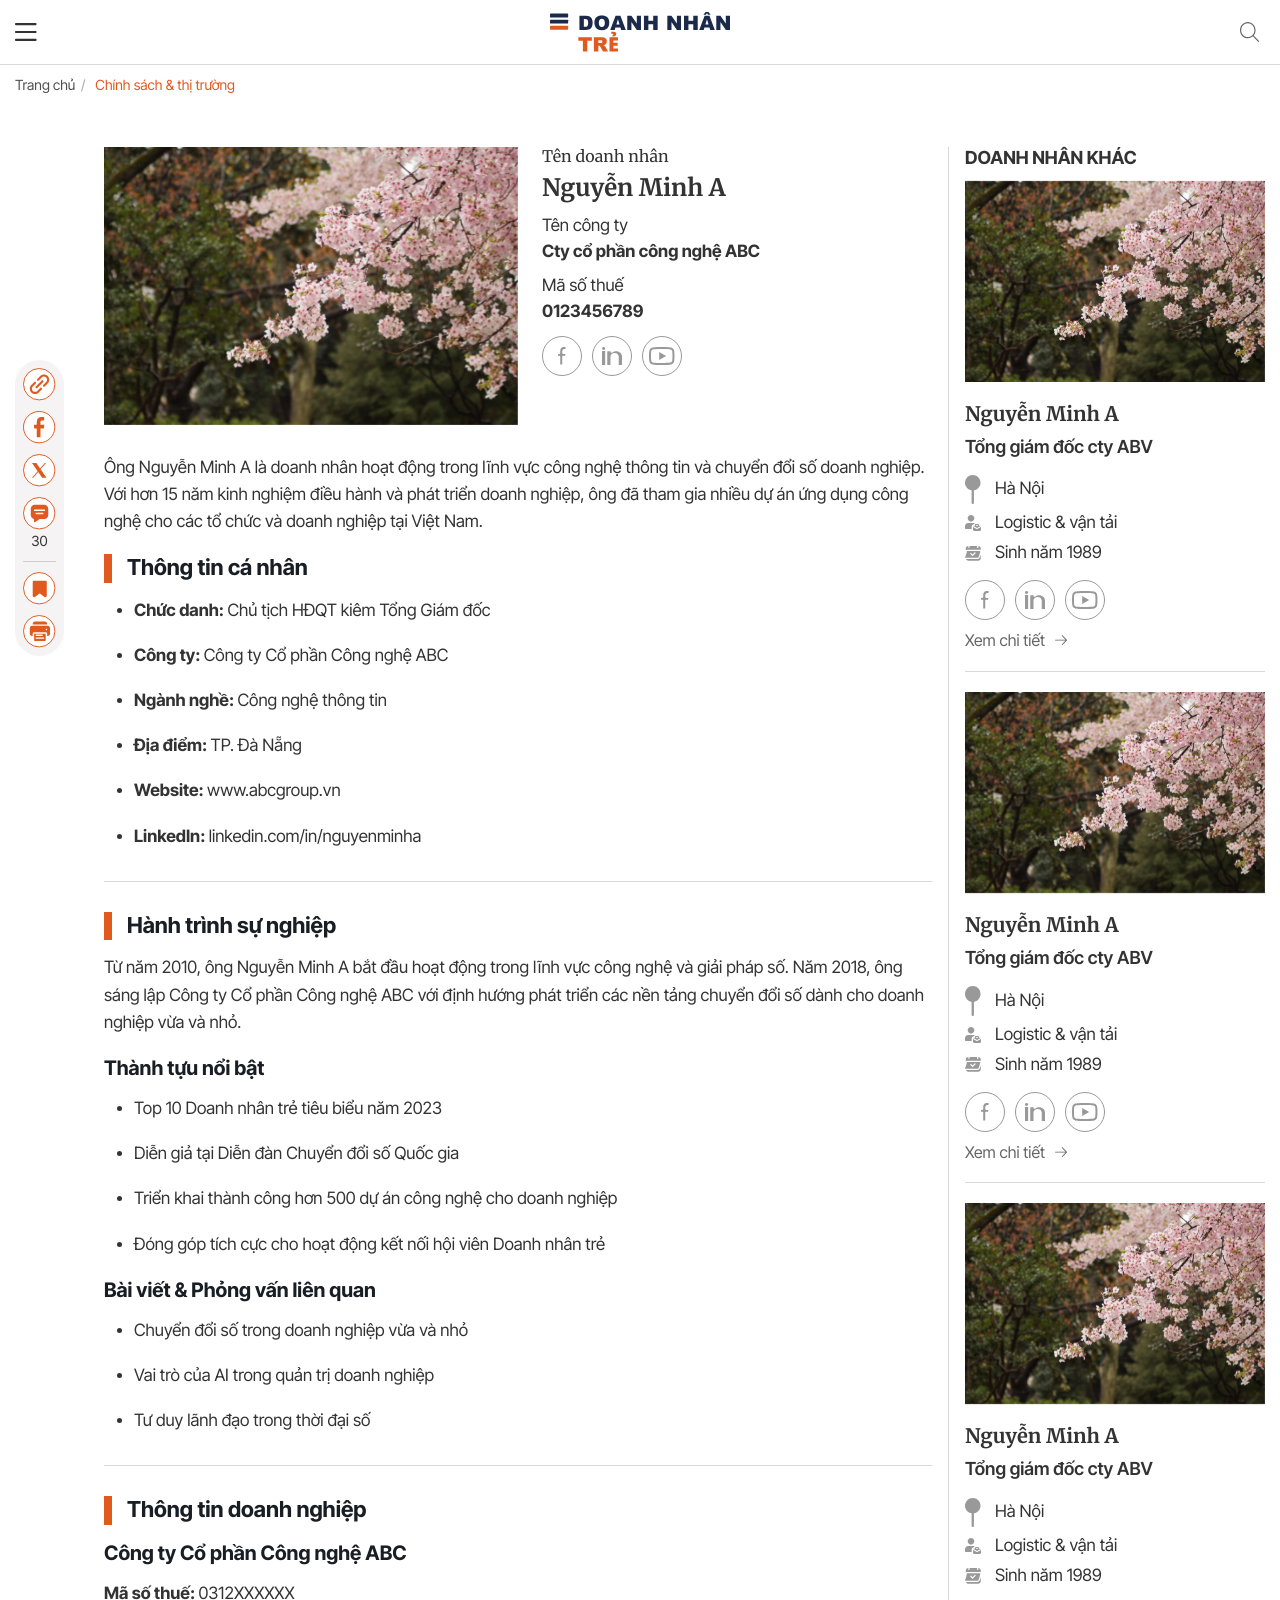
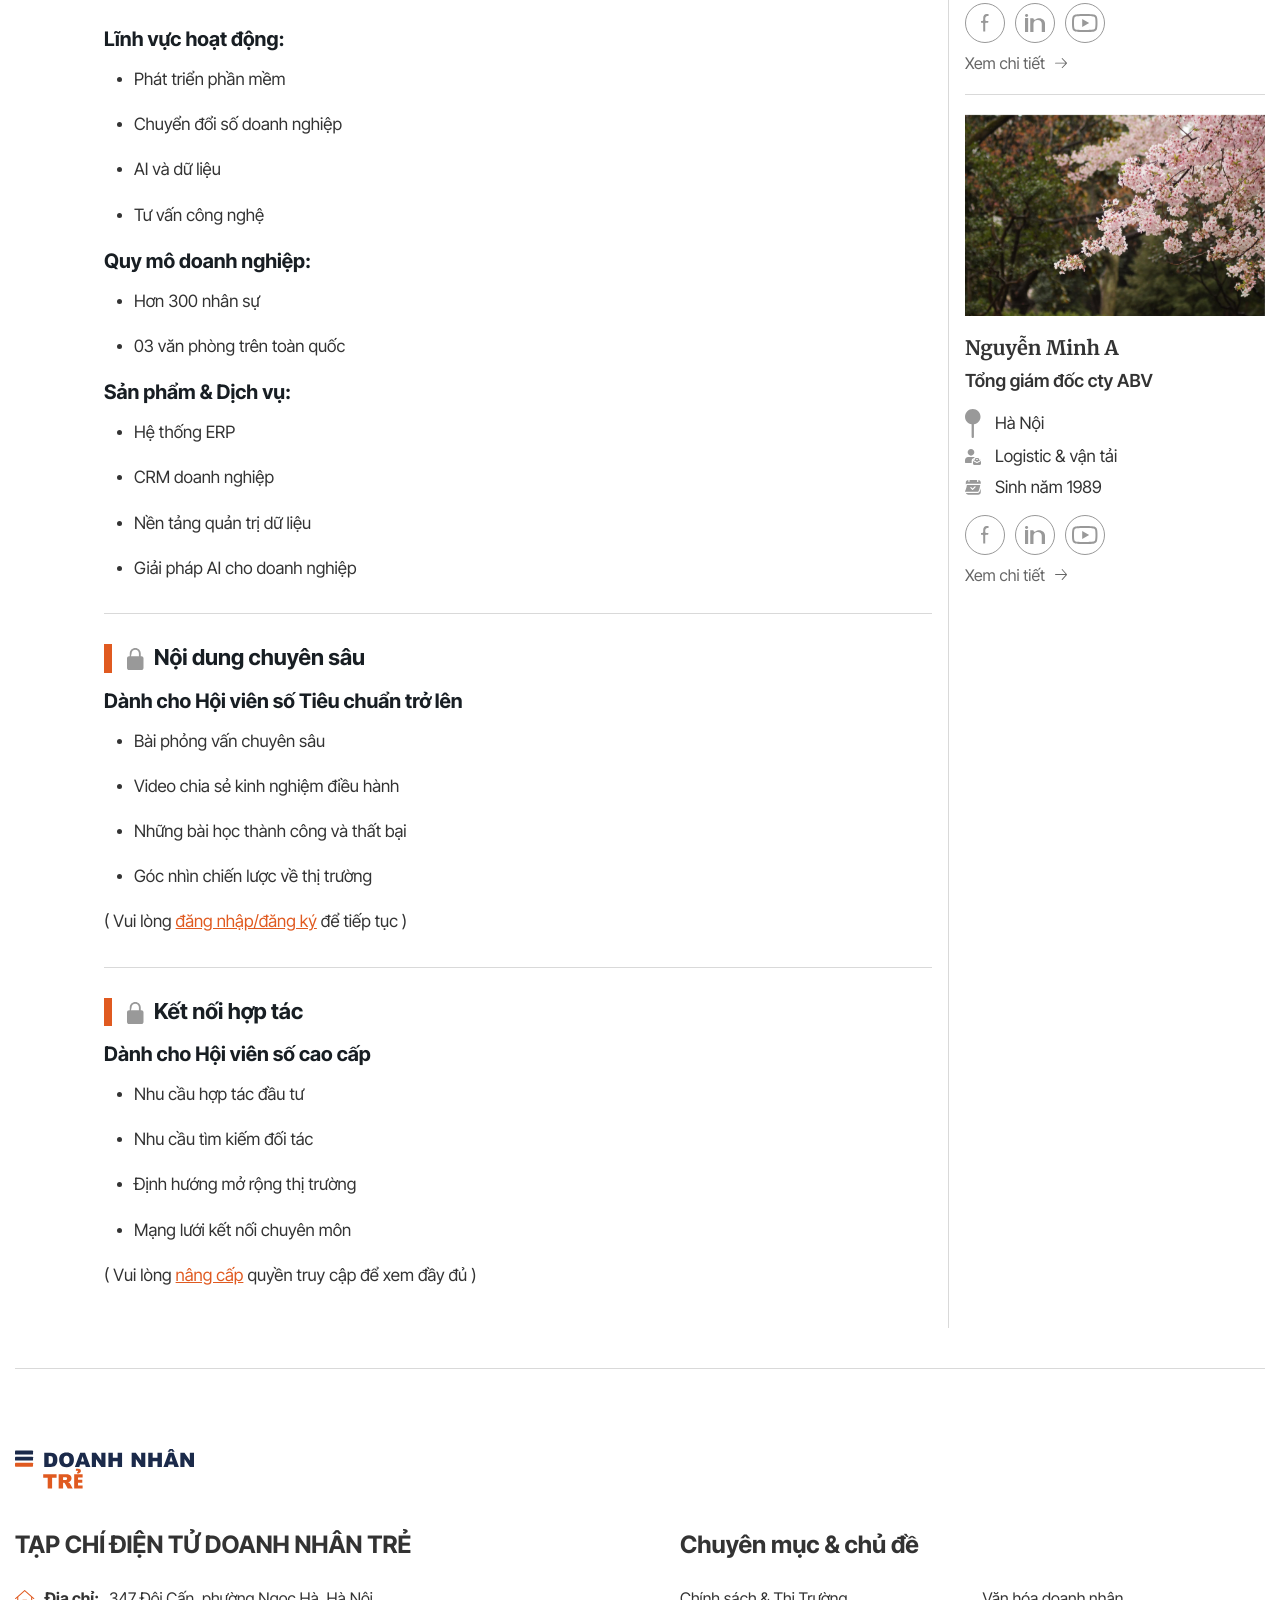
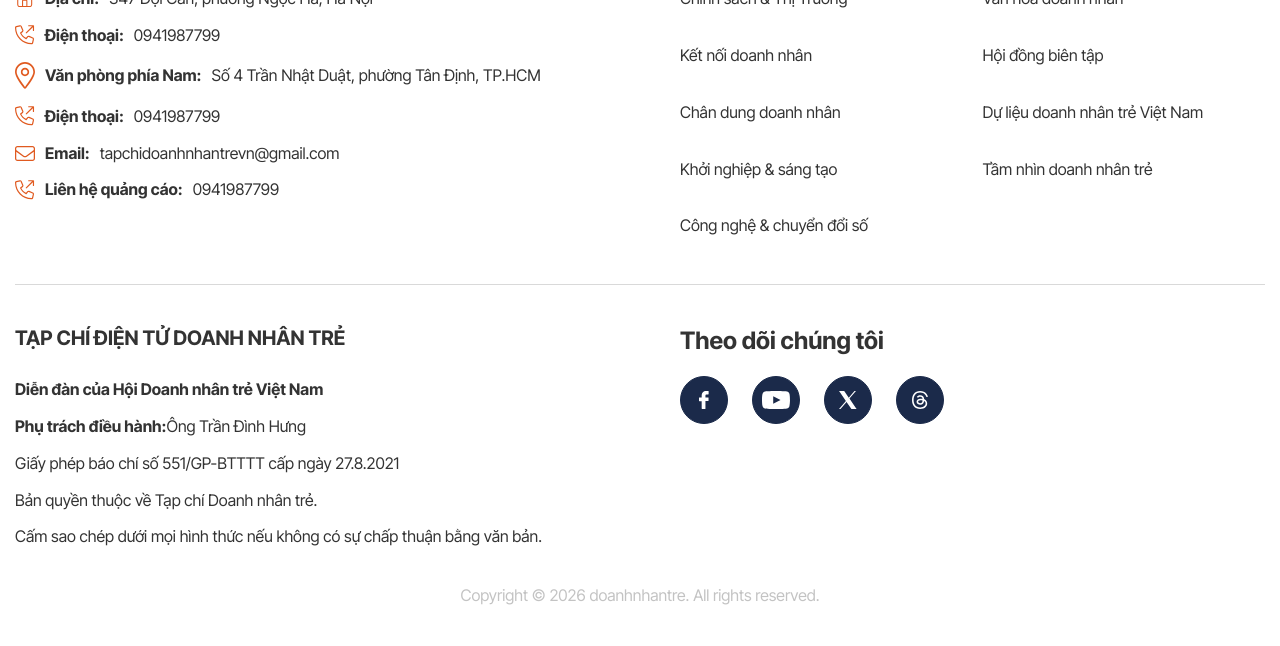
<file: detail-du-lieu-doanh-nhan-tre.html>
<!DOCTYPE html>
<html lang="vi">
    <head>
        <meta charset="UTF-8" />
        <meta http-equiv="X-UA-Compatible" content="IE=edge" />
        <meta name="viewport" content="width=device-width, initial-scale=1.0" />
        <!-- favicon -->
        <link rel="shortcut icon" href="./images/favicon/favicon.ico" type="image/x-icon" />
        <!-- end favicon -->
        <title>Doanh nhân trẻ</title>
        <!-- font -->
        <link rel="preconnect" href="https://fonts.googleapis.com">
        <link rel="preconnect" href="https://fonts.gstatic.com" crossorigin>
        <link href="https://fonts.googleapis.com/css2?family=Inter+Tight:ital,wght@0,100..900;1,100..900&family=Merriweather:ital,opsz,wght@0,18..144,300..900;1,18..144,300..900&display=swap" rel="stylesheet">
        <!-- end font -->
        <link rel="stylesheet" href="./lib/swiper/swiper-bundle.min.css" />
        <link rel="stylesheet" href="./css/style.css" />
        <script src="./lib/jquery/jquery-3.7.1.min.js"></script>
    </head>

    <body>
        <!-- header -->
        <header id="header" class="header relative z-50 js__stickyHeader">
            <!-- pc -->
            <div class="d-3xl-block d-xl-none">
                <div class="header-desk relative z-10">
                    <!-- top -->
                    <div class="header-desk-top bg-white w-wrapper py-15">
                        <div class="header-desk-top__container w-1280 w-md-500 d-3xl-flex items-center justify-between">
                            <!-- left -->
                            <div class="left d-3xl-flex items-center">
                                <!-- logo -->
                                <div class="logo d-3xl-flex items-center gap-10">
                                    <a href="#" class="logo-img">
                                        <img src="./images/svg/logo.svg" alt="">
                                    </a>
                                </div>
                                <!-- end logo -->
                            </div>
                            <!-- end left -->

                            <!-- right -->
                            <div class="right d-3xl-flex items-center">
                                <!-- btn -->
                                <div>
                                    <a href="#" class="btn uppercase fs-14">Liên hệ quảng cáo</a>
                                </div>
                                <!-- end btn -->

                                <!-- search pc -->
                                <div class="search-desk js__searchDesk ml-24 pl-20 border-l-d9 relative">
                                    <div class="search-desk__icon js__searchIconDesk pointer bg-white">
                                        <img src="./images/svg/search-gray.svg" alt="">
                                    </div>
                                    <div class="search-desk__content js__searchContentDesk">
                                        <form action="search-desk__form">
                                            <div class="search-desk__group">
                                                <input type="text" class="search-desk__input js__searchInputDesk" placeholder="Tìm kiếm...">
                                            </div>
                                        </form>
                                    </div>
                                </div>
                                <!-- end search pc -->

                            </div>
                            <!-- end right -->
                        </div>
                    </div>
                    <!-- end top -->

                    <!-- menu -->
                    <div class="header-desk-menu bg-white w-wrapper relative bg-white border-t-d9 border-b-d9">
                        <div class="header-desk-menu__container w-1280 w-md-500 d-3xl-flex items-center justify-between">
                            <!-- navbar -->
                            <nav class="navbar flex-1">
                                <ul class="navbar-wrapper d-3xl-flex items-center justify-between">
                                    <!-- item -->
                                    <li class="navbar-item">
                                        <div class="navbar-item__heading d-3xl-flex items-center fw-400 fs-16">
                                            <a href="#" class="navbar-item__text flex-1 d-3xl-inline-block text-gray-33">Chính sách & Thị Trường</a>
                                        </div>
                                        <ul class="navbar-dropdown fs-14 scroll">
                                            <li class="navbar-dropdown__item">
                                                <a href="#" class="navbar-dropdown__link">Trong nước</a>
                                            </li>
                                            <li class="navbar-dropdown__item">
                                                <a href="#" class="navbar-dropdown__link">Quốc tế</a>
                                            </li>
                                            <li class="navbar-dropdown__item">
                                                <a href="#" class="navbar-dropdown__link">Tin phật sự</a>
                                            </li>
                                            <li class="navbar-dropdown__item">
                                                <a href="#" class="navbar-dropdown__link">Tin mới</a>
                                            </li>
                                        </ul>
                                    </li>
                                    <!-- end item -->
                                    <!-- item -->
                                    <li class="navbar-item">
                                        <div class="navbar-item__heading d-3xl-flex items-center fw-400 fs-16">
                                            <a href="#" class="navbar-item__text flex-1 d-3xl-inline-block text-gray-33">Kết nối doanh nhân</a>
                                        </div>
                                        <ul class="navbar-dropdown fs-14 scroll">
                                            <li class="navbar-dropdown__item">
                                                <a href="#" class="navbar-dropdown__link">Trong nước</a>
                                            </li>
                                            <li class="navbar-dropdown__item">
                                                <a href="#" class="navbar-dropdown__link">Quốc tế</a>
                                            </li>
                                            <li class="navbar-dropdown__item">
                                                <a href="#" class="navbar-dropdown__link">Tin phật sự</a>
                                            </li>
                                            <li class="navbar-dropdown__item">
                                                <a href="#" class="navbar-dropdown__link">Tin mới</a>
                                            </li>
                                        </ul>
                                    </li>
                                    <!-- end item -->
                                    <!-- item -->
                                    <li class="navbar-item">
                                        <div class="navbar-item__heading d-3xl-flex items-center fw-400 fs-16">
                                            <a href="#" class="navbar-item__text flex-1 d-3xl-inline-block text-gray-33">Khởi nghiệp & sáng tạo</a>
                                        </div>
                                        <ul class="navbar-dropdown fs-14 scroll">
                                            <li class="navbar-dropdown__item">
                                                <a href="#" class="navbar-dropdown__link">Trong nước</a>
                                            </li>
                                            <li class="navbar-dropdown__item">
                                                <a href="#" class="navbar-dropdown__link">Quốc tế</a>
                                            </li>
                                            <li class="navbar-dropdown__item">
                                                <a href="#" class="navbar-dropdown__link">Tin phật sự</a>
                                            </li>
                                            <li class="navbar-dropdown__item">
                                                <a href="#" class="navbar-dropdown__link">Tin mới</a>
                                            </li>
                                        </ul>
                                    </li>
                                    <!-- end item -->
                                    <!-- item -->
                                    <li class="navbar-item">
                                        <div class="navbar-item__heading d-3xl-flex items-center fw-400 fs-16">
                                            <a href="#" class="navbar-item__text flex-1 d-3xl-inline-block text-gray-33">Chân dung doanh nhân</a>
                                        </div>
                                        <ul class="navbar-dropdown fs-14 scroll">
                                            <li class="navbar-dropdown__item">
                                                <a href="#" class="navbar-dropdown__link">Trong nước</a>
                                            </li>
                                            <li class="navbar-dropdown__item">
                                                <a href="#" class="navbar-dropdown__link">Quốc tế</a>
                                            </li>
                                            <li class="navbar-dropdown__item">
                                                <a href="#" class="navbar-dropdown__link">Tin phật sự</a>
                                            </li>
                                            <li class="navbar-dropdown__item">
                                                <a href="#" class="navbar-dropdown__link">Tin mới</a>
                                            </li>
                                        </ul>
                                    </li>
                                    <!-- end item -->
                                    <!-- item -->
                                    <li class="navbar-item">
                                        <div class="navbar-item__heading d-3xl-flex items-center fw-400 fs-16">
                                            <a href="#" class="navbar-item__text flex-1 d-3xl-inline-block text-gray-33">Công nghệ & chuyển đối số</a>
                                        </div>
                                        <ul class="navbar-dropdown fs-14 scroll">
                                            <li class="navbar-dropdown__item">
                                                <a href="#" class="navbar-dropdown__link">Trong nước</a>
                                            </li>
                                            <li class="navbar-dropdown__item">
                                                <a href="#" class="navbar-dropdown__link">Quốc tế</a>
                                            </li>
                                            <li class="navbar-dropdown__item">
                                                <a href="#" class="navbar-dropdown__link">Tin phật sự</a>
                                            </li>
                                            <li class="navbar-dropdown__item">
                                                <a href="#" class="navbar-dropdown__link">Tin mới</a>
                                            </li>
                                        </ul>
                                    </li>
                                    <!-- end item -->
                                    <!-- item -->
                                    <li class="navbar-item">
                                        <div class="navbar-item__heading d-3xl-flex items-center fw-400 fs-16">
                                            <a href="#" class="navbar-item__text flex-1 d-3xl-inline-block text-gray-33">Dự liệu doanh nhân trẻ</a>
                                        </div>
                                        <ul class="navbar-dropdown fs-14 scroll">
                                            <li class="navbar-dropdown__item">
                                                <a href="#" class="navbar-dropdown__link">Trong nước</a>
                                            </li>
                                            <li class="navbar-dropdown__item">
                                                <a href="#" class="navbar-dropdown__link">Quốc tế</a>
                                            </li>
                                            <li class="navbar-dropdown__item">
                                                <a href="#" class="navbar-dropdown__link">Tin phật sự</a>
                                            </li>
                                            <li class="navbar-dropdown__item">
                                                <a href="#" class="navbar-dropdown__link">Tin mới</a>
                                            </li>
                                        </ul>
                                    </li>
                                    <!-- end item -->
                                    <!-- item -->
                                    <li class="navbar-item">
                                        <div class="navbar-item__heading d-3xl-flex items-center fw-400 fs-16">
                                            <a href="#" class="navbar-item__text flex-1 d-3xl-inline-block text-gray-33">Hội đồng biên tập</a>
                                        </div>
                                        <ul class="navbar-dropdown fs-14 scroll">
                                            <li class="navbar-dropdown__item">
                                                <a href="#" class="navbar-dropdown__link">Trong nước</a>
                                            </li>
                                            <li class="navbar-dropdown__item">
                                                <a href="#" class="navbar-dropdown__link">Quốc tế</a>
                                            </li>
                                            <li class="navbar-dropdown__item">
                                                <a href="#" class="navbar-dropdown__link">Tin phật sự</a>
                                            </li>
                                            <li class="navbar-dropdown__item">
                                                <a href="#" class="navbar-dropdown__link">Tin mới</a>
                                            </li>
                                        </ul>
                                    </li>
                                    <!-- end item -->
                                </ul>
                            </nav>
                            <!-- end navbar -->
                        </div>
                    </div>
                    <!-- end menu -->
                </div>
            </div>
            <!-- end pc -->
             
            <!-- mb -->
            <div class="d-3xl-none d-xl-block">
                <div class="header-mb relative z-10 border-b-d9">
                    <!-- bot -->
                    <div class="header-mb-bot w-wrapper bg-white">
                        <div class="header-mb-bot__container w-1280 d-3xl-flex items-center justify-between py-12">
                            <!-- left -->
                            <div class="left flex-1">
                                <!-- submenu -->
                                <div class="sub-menu">
                                    <!-- icon bar -->
                                    <div class="icon-bar js__clickShowMenuMb">
                                        <img src="./images/svg/bar-black.svg" alt="">
                                    </div>
                                    <!-- end icon bar -->
                                    <!-- content -->
                                    <div class="sub-menu__content">
                                        <!-- close -->
                                        <div class="sub-menu__close js__closeSubMenu d-3xl-flex items-center">
                                            <img src="./images/svg/close-gray.svg" alt="">
                                        </div>
                                        <!-- end close -->
            
                                        <div class="sub-menu__container">
                                            <!-- list -->
                                            <div class="sub-menu__list">
                                                <!-- item -->
                                                <div class="sub-menu__item px-20">
                                                    <!-- heading -->
                                                    <div class="heading-sub d-3xl-flex items-center justify-between py-15 text-gray-2b">
                                                        <h3 class="heading-sub__title fs-15 fw-500">
                                                            <a href="#">Chính sách & Thị trường</a>
                                                        </h3>
                                                        <div class="heading-sub__arrow js__dropDown">
                                                            <img src="./images/svg/arrow-down-gray.svg" alt="">
                                                        </div>
                                                    </div>
                                                    <!-- end heading -->
            
                                                    <!-- sub menu list -->
                                                    <ul class="list-sub js__listSubMenu">
                                                        <li class="item-sub">
                                                            <a href="#" class="item-sub__link fs-14">Release Calender</a>
                                                        </li>
                                                        <li class="item-sub">
                                                            <a href="#" class="item-sub__link fs-14">Release Calender</a>
                                                        </li>
                                                        <li class="item-sub">
                                                            <a href="#" class="item-sub__link fs-14">Release Calender</a>
                                                        </li>
                                                    </ul>
                                                    <!-- end sub menu list -->
                                                </div>
                                                <!-- end item -->
                                                <!-- item -->
                                                <div class="sub-menu__item px-20">
                                                    <!-- heading -->
                                                    <div class="heading-sub d-3xl-flex items-center justify-between py-15 text-gray-2b">
                                                        <h3 class="heading-sub__title fs-15 fw-500">
                                                            <a href="#">Chính sách & Thị trường</a>
                                                        </h3>
                                                        <div class="heading-sub__arrow js__dropDown">
                                                            <img src="./images/svg/arrow-down-gray.svg" alt="">
                                                        </div>
                                                    </div>
                                                    <!-- end heading -->
            
                                                    <!-- sub menu list -->
                                                    <ul class="list-sub js__listSubMenu">
                                                        <li class="item-sub">
                                                            <a href="#" class="item-sub__link fs-14">Release Calender</a>
                                                        </li>
                                                        <li class="item-sub">
                                                            <a href="#" class="item-sub__link fs-14">Release Calender</a>
                                                        </li>
                                                        <li class="item-sub">
                                                            <a href="#" class="item-sub__link fs-14">Release Calender</a>
                                                        </li>
                                                    </ul>
                                                    <!-- end sub menu list -->
                                                </div>
                                                <!-- end item -->
                                                <!-- item -->
                                                <div class="sub-menu__item px-20">
                                                    <!-- heading -->
                                                    <div class="heading-sub d-3xl-flex items-center justify-between py-15 text-gray-2b">
                                                        <h3 class="heading-sub__title fs-15 fw-500">
                                                            <a href="#">Chính sách & Thị trường</a>
                                                        </h3>
                                                        <div class="heading-sub__arrow js__dropDown">
                                                            <img src="./images/svg/arrow-down-gray.svg" alt="">
                                                        </div>
                                                    </div>
                                                    <!-- end heading -->
            
                                                    <!-- sub menu list -->
                                                    <ul class="list-sub js__listSubMenu">
                                                        <li class="item-sub">
                                                            <a href="#" class="item-sub__link fs-14">Release Calender</a>
                                                        </li>
                                                        <li class="item-sub">
                                                            <a href="#" class="item-sub__link fs-14">Release Calender</a>
                                                        </li>
                                                        <li class="item-sub">
                                                            <a href="#" class="item-sub__link fs-14">Release Calender</a>
                                                        </li>
                                                    </ul>
                                                    <!-- end sub menu list -->
                                                </div>
                                                <!-- end item -->
                                                <!-- item -->
                                                <div class="sub-menu__item px-20">
                                                    <!-- heading -->
                                                    <div class="heading-sub d-3xl-flex items-center justify-between py-15 text-gray-2b">
                                                        <h3 class="heading-sub__title fs-15 fw-500">
                                                            <a href="#">Chính sách & Thị trường</a>
                                                        </h3>
                                                        <div class="heading-sub__arrow js__dropDown">
                                                            <img src="./images/svg/arrow-down-gray.svg" alt="">
                                                        </div>
                                                    </div>
                                                    <!-- end heading -->
            
                                                    <!-- sub menu list -->
                                                    <ul class="list-sub js__listSubMenu">
                                                        <li class="item-sub">
                                                            <a href="#" class="item-sub__link fs-14">Release Calender</a>
                                                        </li>
                                                        <li class="item-sub">
                                                            <a href="#" class="item-sub__link fs-14">Release Calender</a>
                                                        </li>
                                                        <li class="item-sub">
                                                            <a href="#" class="item-sub__link fs-14">Release Calender</a>
                                                        </li>
                                                    </ul>
                                                    <!-- end sub menu list -->
                                                </div>
                                                <!-- end item -->
                                                <!-- item -->
                                                <div class="sub-menu__item px-20">
                                                    <!-- heading -->
                                                    <div class="heading-sub d-3xl-flex items-center justify-between py-15 text-gray-2b">
                                                        <h3 class="heading-sub__title fs-15 fw-500">
                                                            <a href="#">Chính sách & Thị trường</a>
                                                        </h3>
                                                        <div class="heading-sub__arrow js__dropDown">
                                                            <img src="./images/svg/arrow-down-gray.svg" alt="">
                                                        </div>
                                                    </div>
                                                    <!-- end heading -->
            
                                                    <!-- sub menu list -->
                                                    <ul class="list-sub js__listSubMenu">
                                                        <li class="item-sub">
                                                            <a href="#" class="item-sub__link fs-14">Release Calender</a>
                                                        </li>
                                                        <li class="item-sub">
                                                            <a href="#" class="item-sub__link fs-14">Release Calender</a>
                                                        </li>
                                                        <li class="item-sub">
                                                            <a href="#" class="item-sub__link fs-14">Release Calender</a>
                                                        </li>
                                                    </ul>
                                                    <!-- end sub menu list -->
                                                </div>
                                                <!-- end item -->
                                                <!-- item -->
                                                <div class="sub-menu__item px-20">
                                                    <!-- heading -->
                                                    <div class="heading-sub d-3xl-flex items-center justify-between py-15 text-gray-2b">
                                                        <h3 class="heading-sub__title fs-15 fw-500">
                                                            <a href="#">Chính sách & Thị trường</a>
                                                        </h3>
                                                        <div class="heading-sub__arrow js__dropDown">
                                                            <img src="./images/svg/arrow-down-gray.svg" alt="">
                                                        </div>
                                                    </div>
                                                    <!-- end heading -->
            
                                                    <!-- sub menu list -->
                                                    <ul class="list-sub js__listSubMenu">
                                                        <li class="item-sub">
                                                            <a href="#" class="item-sub__link fs-14">Release Calender</a>
                                                        </li>
                                                        <li class="item-sub">
                                                            <a href="#" class="item-sub__link fs-14">Release Calender</a>
                                                        </li>
                                                        <li class="item-sub">
                                                            <a href="#" class="item-sub__link fs-14">Release Calender</a>
                                                        </li>
                                                    </ul>
                                                    <!-- end sub menu list -->
                                                </div>
                                                <!-- end item -->
                                                <!-- item -->
                                                <div class="sub-menu__item px-20">
                                                    <!-- heading -->
                                                    <div class="heading-sub d-3xl-flex items-center justify-between py-15 text-gray-2b">
                                                        <h3 class="heading-sub__title fs-15 fw-500">
                                                            <a href="#">Chính sách & Thị trường</a>
                                                        </h3>
                                                        <div class="heading-sub__arrow js__dropDown">
                                                            <img src="./images/svg/arrow-down-gray.svg" alt="">
                                                        </div>
                                                    </div>
                                                    <!-- end heading -->
            
                                                    <!-- sub menu list -->
                                                    <ul class="list-sub js__listSubMenu">
                                                        <li class="item-sub">
                                                            <a href="#" class="item-sub__link fs-14">Release Calender</a>
                                                        </li>
                                                        <li class="item-sub">
                                                            <a href="#" class="item-sub__link fs-14">Release Calender</a>
                                                        </li>
                                                        <li class="item-sub">
                                                            <a href="#" class="item-sub__link fs-14">Release Calender</a>
                                                        </li>
                                                    </ul>
                                                    <!-- end sub menu list -->
                                                </div>
                                                <!-- end item -->
                                                
                                            </div>
                                            <!-- end list -->

                                            <!-- btn -->
                                            <div class="sub-menu__bot d-3xl-flex items-center justify-center pb-10 pt-30">
                                                <a href="#" class="btn uppercase fs-14">Liên hệ quảng cáo</a>
                                            </div>
                                            <!-- end btn -->
                                        </div>
                                    </div>
                                    <!-- end content -->
                                    <div class="overlay js__overlay"></div>
                                </div>
                                <!-- end submenu -->
                            </div>
                            <!-- end left -->
                            <!-- center -->
                            <div class="center flex-0">
                                <!-- logo -->
                                <div class="logo">
                                    <a href="#" class="logo-img">
                                        <img src="./images/svg/logo.svg" alt="">
                                    </a>
                                </div>
                                <!-- end logo -->
                            </div>
                            <!-- end center -->
    
                            <!-- right -->
                            <div class="right flex-1 d-3xl-flex items-center justify-end">
                                <!-- search mb -->
                                <div class="search-mb">
                                    <div class="search-mb__icon js__searchMb">
                                        <img src="./images/svg/search-gray.svg" alt="">
                                    </div>
                                    <!-- form -->
                                    <div class="header-search-mb__form h-60 w-full js__formSearchMb shadow">
                                        <form action="" class="w-full h-full">
                                            <div class="relative w-full h-full">
                                                <input type="text" class="header-search-input w-full h-full p-12 fs-16 js__focusSearchMb" placeholder="Search...">
                                                <div class="header-search-btn absolute h-full d-3xl-flex items-center p-8 js__closeSearchMb icon-20">
                                                    <img src="./images/svg/close-gray.svg" alt="">
                                                </div>
                                            </div>
                                        </form>
                                    </div>
                                    <!-- end form -->
                                </div>
                                <!-- end search mb -->
                            </div>
                            <!-- end right -->
                        </div>
                    </div>
                   <!-- end bot -->
                </div>
            </div>
            <!-- end mb -->

        </header>
        <!-- end header -->
        <!-- main -->
        <main id="main" class="main">

            <!-- breadcrumb -->
            <div class="breadcrumb w-wrapper">
                <div class="breadcrumb-container w-1280 d-3xl-flex items-center h-full w-full">
                    <!-- item -->
                    <div class="breadcrumb-item fs-14 h-full d-3xl-flex items-center">
                        <a href="/" class="breadcrumb-link">Trang chủ</a>
                    </div>
                    <!-- end item -->
                    <!-- item -->
                    <div class="breadcrumb-item fs-14 h-full d-3xl-flex items-center active">
                        <a href="#" class="breadcrumb-link">Chính sách & thị trường</a>
                    </div>
                    <!-- end item -->
                    
                </div>
            </div>
            <!-- end breadcrumb -->
            <!-- primary -->
            <section class="detail-primary relative w-wrapper z-10">
                <div class="detail-primary__container w-1280 w-md-500 relative block-quaternary border-b-d9 py-40 py-md-20">
                    <!-- left -->
                    <div class="detail-primary__left block-quaternary__left">
                        <div class="detail-box-first d-3xl-flex mb-20">
                            <!-- share detail -->
                            <div class="share-detail flex-0 relative d-3xl-block d-md-none">
                                <div class="share-detail__container">
                                    <ul class="share-detail__list">
                                        <li class="share-detail__item">
                                            <a href="#" class="share-detail__link">
                                                <img src="./images/svg/link-orange-2.svg" alt="">
                                            </a>
                                        </li>
                                        <li class="share-detail__item">
                                            <a href="#" class="share-detail__link">
                                                <img src="./images/svg/fb-orange-2.svg" alt="">
                                            </a>
                                        </li>
                                        <li class="share-detail__item">
                                            <a href="#" class="share-detail__link">
                                                <img src="./images/svg/x-orange-2.svg" alt="">
                                            </a>
                                        </li>
                                        <li class="share-detail__item">
                                            <a href="#" class="share-detail__link">
                                                <img src="./images/svg/cmt-orange-2.svg" alt="">
                                            </a>
                                            <span class="fs-14">30</span>
                                        </li>
                                        <li class="share-detail__item share-detail__item--bookmark">
                                            <a href="#" class="share-detail__link">
                                                <img src="./images/svg/bookmark-orange-2.svg" alt="">
                                            </a>
                                        </li>
                                        <li class="share-detail__item">
                                            <div onclick="window.print()" class="share-detail__link pointer">
                                                    <img src="./images/svg/print-oragne-2.svg" alt="">
                                            </div>
                                        </li>

                                        
                                    </ul>
                                </div>
                            </div>
                            <!-- end share detail -->
                            
                            <!-- detail content-->
                            <div class="detail-content detail-content-secondary flex-1 pl-40">

                                <!-- detail content secondary top -->
                                <div class="detail-content-secondary__top mb-md-20 border-b-md-d9 pb-30 pb-md-20">
                                    <!-- article -->
                                    <div class="article d-3xl-flex d-md-block gap-24">
                                        <!-- img -->
                                        <div class="article-img w-50 w-md-full flex-0">
                                            <a href="#" class="ratio-3x2">
                                                <img src="./images/2.jpg" alt="">
                                            </a>
                                        </div>
                                        <!-- end img -->
                                        <!-- content -->
                                        <div class="article-content flex-1 mt-md-20">
                                            <!-- article name -->
                                            <div class="article-name font-merri text-gray-33">
                                                <span class="text-1 fs-16 fs-md-15 fw-400 d-3xl-block">Tên doanh nhân</span>
                                                <h1 class="text-2 fs-24 fs-md-22 fw-700 d-3xl-block mt-4">Nguyễn Minh A</h1>
                                            </div>
                                            <!-- end article name -->
                                            <!-- article cty -->
                                            <div class="article-cty text-gray-33 mt-12">
                                                <span class="text-1 fs-17 fs-md-15 fw-400 d-3xl-block">Tên công ty</span>
                                                <span class="text-2 fs-17 fs-md-15 fw-700 d-3xl-block mt-4">Cty cổ phần công nghệ ABC</span>
                                            </div>
                                            <!-- end article cty -->
                                            <!-- article mst -->
                                            <div class="article-mst text-gray-33 mt-12">
                                                <span class="text-1 fs-17 fs-md-15 fw-400 d-3xl-block">Mã số thuế</span>
                                                <span class="text-2 fs-17 fs-md-15 fw-700 d-3xl-block mt-4">0123456789</span>
                                            </div>
                                            <!-- end article mst -->

                                            <!-- social -->
                                            <ul class="social-primary d-3xl-flex items-center gap-10 mt-12">
                                                <li class="social-primary__item">
                                                    <a href="#" class="social-primary__link">
                                                        <img src="./images/svg/fb-gray.svg" alt="">
                                                    </a>
                                                </li>
                                                <li class="social-primary__item">
                                                    <a href="#" class="social-primary__link">
                                                        <img src="./images/svg/linked-gray.svg" alt="">
                                                    </a>
                                                </li>
                                                <li class="social-primary__item">
                                                    <a href="#" class="social-primary__link">
                                                        <img src="./images/svg/ytb-gray.svg" alt="">
                                                    </a>
                                                </li>
                                                
                                            </ul>
                                            <!-- end social -->

                                            <div class="see-more-primary d-3xl-none d-md-block mt-10">
                                                <a href="#" class="see-more-primary__link d-3xl-inline-flex items-center fs-16 text-gray-66">
                                                    <span class="text flex-1 d-3xl-inline-block">Xem chi tiết</span>
                                                    <div class="icon flex-0 icon-12 ml-10">
                                                        <img src="./images/svg/arrow-next-gray.svg" alt="" class="icon-next">
                                                    </div>
                                                </a>
                                            </div>
                                        </div>
                                        <!-- end content -->
                                    </div>
                                    <!-- end article -->
                                </div>
                                <!-- end detail content secondary top -->
                                <div id="explus-editor">
                                    <p>Ông Nguyễn Minh A là doanh nhân hoạt động trong lĩnh vực công nghệ thông tin và chuyển đổi số doanh nghiệp. Với hơn 15 năm kinh nghiệm điều hành và phát triển doanh nghiệp, ông đã tham gia nhiều dự án ứng dụng công nghệ cho các tổ chức và doanh nghiệp tại Việt Nam.</p>
                                    <h2>Thông tin cá nhân</h2>
                                    <ul>
                                        <li><strong>Chức danh: </strong>Chủ tịch HĐQT kiêm Tổng Giám đốc</li>
                                        <li><strong>Công ty: </strong>Công ty Cổ phần Công nghệ ABC</li>
                                        <li><strong>Ngành nghề: </strong>Công nghệ thông tin</li>
                                        <li><strong>Địa điểm: </strong>TP. Đà Nẵng</li>
                                        <li><strong>Website: </strong>www.abcgroup.vn</li>
                                        <li><strong>LinkedIn: </strong>linkedin.com/in/nguyenminha</li>
                                    </ul>
                                    <div style="margin-top: 30px;margin-bottom: 30px;border-bottom: 1px solid #d9d9d9;"></div>
                                    <h2>Hành trình sự nghiệp</h2>
                                    <p>Từ năm 2010, ông Nguyễn Minh A bắt đầu hoạt động trong lĩnh vực công nghệ và giải pháp số. Năm 2018, ông sáng lập Công ty Cổ phần Công nghệ ABC với định hướng phát triển các nền tảng chuyển đổi số dành cho doanh nghiệp vừa và nhỏ.</p>
                                    <h3>Thành tựu nổi bật</h3>
                                    <ul>
                                        <li>Top 10 Doanh nhân trẻ tiêu biểu năm 2023</li>
                                        <li>Diễn giả tại Diễn đàn Chuyển đổi số Quốc gia</li>
                                        <li>Triển khai thành công hơn 500 dự án công nghệ cho doanh nghiệp</li>
                                        <li>Đóng góp tích cực cho hoạt động kết nối hội viên Doanh nhân trẻ</li>
                                    </ul>
                                    <h3>Bài viết & Phỏng vấn liên quan</h3>
                                    <ul>
                                        <li>Chuyển đổi số trong doanh nghiệp vừa và nhỏ</li>
                                        <li>Vai trò của AI trong quản trị doanh nghiệp</li>
                                        <li>Tư duy lãnh đạo trong thời đại số</li>
                                    </ul>
                                    <div style="margin-top: 30px;margin-bottom: 30px;border-bottom: 1px solid #d9d9d9;"></div>
                                    <h2>Thông tin doanh nghiệp</h2>
                                    <h3>Công ty Cổ phần Công nghệ ABC</h3>
                                    <p><strong>Mã số thuế: </strong>0312XXXXXX</p>
                                    <h3>Lĩnh vực hoạt động:</h3>
                                    <ul>
                                        <li>Phát triển phần mềm</li>
                                        <li>Chuyển đổi số doanh nghiệp</li>
                                        <li>AI và dữ liệu</li>
                                        <li>Tư vấn công nghệ</li>
                                    </ul>
                                    <h3>Quy mô doanh nghiệp:</h3>
                                    <ul>
                                        <li>Hơn 300 nhân sự</li>
                                        <li>03 văn phòng trên toàn quốc</li>
                                    </ul>
                                    <h3>Sản phẩm & Dịch vụ:</h3>
                                    <ul>
                                        <li>Hệ thống ERP</li>
                                        <li>CRM doanh nghiệp</li>
                                        <li>Nền tảng quản trị dữ liệu</li>
                                        <li>Giải pháp AI cho doanh nghiệp</li>
                                    </ul>
                                    <div style="margin-top: 30px;margin-bottom: 30px;border-bottom: 1px solid #d9d9d9;"></div>
                                    <h2 class="lock">Nội dung chuyên sâu</h2>
                                    <h3>Dành cho Hội viên số Tiêu chuẩn trở lên</h3>
                                    <ul>
                                        <li>Bài phỏng vấn chuyên sâu</li>
                                        <li>Video chia sẻ kinh nghiệm điều hành</li>
                                        <li>Những bài học thành công và thất bại</li>
                                        <li>Góc nhìn chiến lược về thị trường</li>
                                    </ul>
                                    <p>( Vui lòng <a href="#">đăng nhập/đăng ký</a> để tiếp tục )</p>
                                    <div style="margin-top: 30px;margin-bottom: 30px;border-bottom: 1px solid #d9d9d9;"></div>
                                    <h2 class="lock">Kết nối hợp tác</h2>
                                    <h3>Dành cho Hội viên số cao cấp</h3>
                                    <ul>
                                        <li>Nhu cầu hợp tác đầu tư</li>
                                        <li>Nhu cầu tìm kiếm đối tác</li>
                                        <li>Định hướng mở rộng thị trường</li>
                                        <li>Mạng lưới kết nối chuyên môn</li>
                                    </ul>
                                    <p>( Vui lòng <a href="#">nâng cấp</a> quyền truy cập để xem đầy đủ )</p>
                                </div>

                            </div>
                            <!-- end detail content-->
                        </div>
                    </div>
                    <!-- end left -->
                    
                    <!-- right -->
                    <div class="detail-primary__right block-quaternary__right mt-md-20">
                        <!-- box nine -->
                        <div class="box-nine">
                            <!-- heading -->
                            <div class="box-nine__heading">
                                <h2 class="fs-18 text-gray-33 fw-700 uppercase pb-10">Doanh nhân khác</h2>
                            </div>
                            <!-- end heading -->

                            <!-- content -->
                            <div class="box-nine__content mt-md-20">
                                <!-- article list -->
                                <div class="article-list last-article">
                                    <!-- article -->
                                    <div class="article py-20 border-b-d9">
                                        <!-- img -->
                                        <div class="article-img">
                                            <a href="#" class="ratio-3x2">
                                                <img src="./images/2.jpg" alt="">
                                            </a>
                                        </div>
                                        <!-- end img -->
                                        <!-- content -->
                                        <div class="article-content pt-20">
                                            <!-- article name -->
                                            <div class="article-name text-gray-33">
                                                <h2 class="text-1 font-merri fs-20 fs-md-18 fw-700 d-3xl-block">Nguyễn Minh A</h2>
                                                <span class="text-2 fs-18 fs-md-16 fw-600 d-3xl-block mt-8">Tổng giám đốc cty ABV</span>
                                            </div>
                                            <!-- end article name -->

                                            <!-- article info -->
                                            <div class="article-info mt-12">
                                                <!-- item -->
                                                <div class="article-info__item py-4 d-3xl-flex items-center gap-10">
                                                    <div class="icon icon-16 w-20px flex-0">
                                                        <img src="./images/svg/icon-1-gray.svg" alt="">
                                                    </div>
                                                    <span class="d-3xl-block flex-1 fs-17 fs-md-15 text-gray-33">Hà Nội</span>
                                                </div>
                                                <!-- end item -->
                                                <!-- item -->
                                                <div class="article-info__item py-4 d-3xl-flex items-center gap-10">
                                                    <div class="icon icon-16 w-20px flex-0">
                                                        <img src="./images/svg/icon-2-gray.svg" alt="">
                                                    </div>
                                                    <span class="d-3xl-block flex-1 fs-17 fs-md-15 text-gray-33">Logistic & vận tải</span>
                                                </div>
                                                <!-- end item -->
                                                <!-- item -->
                                                <div class="article-info__item py-4 d-3xl-flex items-center gap-10">
                                                    <div class="icon icon-16 w-20px flex-0">
                                                        <img src="./images/svg/icon-3-gray.svg" alt="">
                                                    </div>
                                                    <span class="d-3xl-block flex-1 fs-17 fs-md-15 text-gray-33">Sinh năm 1989</span>
                                                </div>
                                                <!-- end item -->
                                            </div>
                                            <!-- end article info -->
                                            

                                            <!-- social -->
                                            <ul class="social-primary d-3xl-flex items-center gap-10 mt-12">
                                                <li class="social-primary__item">
                                                    <a href="#" class="social-primary__link">
                                                        <img src="./images/svg/fb-gray.svg" alt="">
                                                    </a>
                                                </li>
                                                <li class="social-primary__item">
                                                    <a href="#" class="social-primary__link">
                                                        <img src="./images/svg/linked-gray.svg" alt="">
                                                    </a>
                                                </li>
                                                <li class="social-primary__item">
                                                    <a href="#" class="social-primary__link">
                                                        <img src="./images/svg/ytb-gray.svg" alt="">
                                                    </a>
                                                </li>
                                                
                                            </ul>
                                            <!-- end social -->

                                            <div class="see-more-primary mt-10">
                                                <a href="#" class="see-more-primary__link d-3xl-inline-flex items-center fs-16 text-gray-66">
                                                    <span class="text flex-1 d-3xl-inline-block">Xem chi tiết</span>
                                                    <div class="icon flex-0 icon-12 ml-10">
                                                        <img src="./images/svg/arrow-next-gray.svg" alt="" class="icon-next">
                                                    </div>
                                                </a>
                                            </div>
                                        </div>
                                        <!-- end content -->
                                    </div>
                                    <!-- end article -->
                                    <!-- article -->
                                    <div class="article py-20 border-b-d9">
                                        <!-- img -->
                                        <div class="article-img">
                                            <a href="#" class="ratio-3x2">
                                                <img src="./images/2.jpg" alt="">
                                            </a>
                                        </div>
                                        <!-- end img -->
                                        <!-- content -->
                                        <div class="article-content pt-20">
                                            <!-- article name -->
                                            <div class="article-name text-gray-33">
                                                <h2 class="text-1 font-merri fs-20 fs-md-18 fw-700 d-3xl-block">Nguyễn Minh A</h2>
                                                <span class="text-2 fs-18 fs-md-16 fw-600 d-3xl-block mt-8">Tổng giám đốc cty ABV</span>
                                            </div>
                                            <!-- end article name -->

                                            <!-- article info -->
                                            <div class="article-info mt-12">
                                                <!-- item -->
                                                <div class="article-info__item py-4 d-3xl-flex items-center gap-10">
                                                    <div class="icon icon-16 w-20px flex-0">
                                                        <img src="./images/svg/icon-1-gray.svg" alt="">
                                                    </div>
                                                    <span class="d-3xl-block flex-1 fs-17 fs-md-15 text-gray-33">Hà Nội</span>
                                                </div>
                                                <!-- end item -->
                                                <!-- item -->
                                                <div class="article-info__item py-4 d-3xl-flex items-center gap-10">
                                                    <div class="icon icon-16 w-20px flex-0">
                                                        <img src="./images/svg/icon-2-gray.svg" alt="">
                                                    </div>
                                                    <span class="d-3xl-block flex-1 fs-17 fs-md-15 text-gray-33">Logistic & vận tải</span>
                                                </div>
                                                <!-- end item -->
                                                <!-- item -->
                                                <div class="article-info__item py-4 d-3xl-flex items-center gap-10">
                                                    <div class="icon icon-16 w-20px flex-0">
                                                        <img src="./images/svg/icon-3-gray.svg" alt="">
                                                    </div>
                                                    <span class="d-3xl-block flex-1 fs-17 fs-md-15 text-gray-33">Sinh năm 1989</span>
                                                </div>
                                                <!-- end item -->
                                            </div>
                                            <!-- end article info -->
                                            

                                            <!-- social -->
                                            <ul class="social-primary d-3xl-flex items-center gap-10 mt-12">
                                                <li class="social-primary__item">
                                                    <a href="#" class="social-primary__link">
                                                        <img src="./images/svg/fb-gray.svg" alt="">
                                                    </a>
                                                </li>
                                                <li class="social-primary__item">
                                                    <a href="#" class="social-primary__link">
                                                        <img src="./images/svg/linked-gray.svg" alt="">
                                                    </a>
                                                </li>
                                                <li class="social-primary__item">
                                                    <a href="#" class="social-primary__link">
                                                        <img src="./images/svg/ytb-gray.svg" alt="">
                                                    </a>
                                                </li>
                                                
                                            </ul>
                                            <!-- end social -->

                                            <div class="see-more-primary mt-10">
                                                <a href="#" class="see-more-primary__link d-3xl-inline-flex items-center fs-16 text-gray-66">
                                                    <span class="text flex-1 d-3xl-inline-block">Xem chi tiết</span>
                                                    <div class="icon flex-0 icon-12 ml-10">
                                                        <img src="./images/svg/arrow-next-gray.svg" alt="" class="icon-next">
                                                    </div>
                                                </a>
                                            </div>
                                        </div>
                                        <!-- end content -->
                                    </div>
                                    <!-- end article -->
                                    <!-- article -->
                                    <div class="article py-20 border-b-d9">
                                        <!-- img -->
                                        <div class="article-img">
                                            <a href="#" class="ratio-3x2">
                                                <img src="./images/2.jpg" alt="">
                                            </a>
                                        </div>
                                        <!-- end img -->
                                        <!-- content -->
                                        <div class="article-content pt-20">
                                            <!-- article name -->
                                            <div class="article-name text-gray-33">
                                                <h2 class="text-1 font-merri fs-20 fs-md-18 fw-700 d-3xl-block">Nguyễn Minh A</h2>
                                                <span class="text-2 fs-18 fs-md-16 fw-600 d-3xl-block mt-8">Tổng giám đốc cty ABV</span>
                                            </div>
                                            <!-- end article name -->

                                            <!-- article info -->
                                            <div class="article-info mt-12">
                                                <!-- item -->
                                                <div class="article-info__item py-4 d-3xl-flex items-center gap-10">
                                                    <div class="icon icon-16 w-20px flex-0">
                                                        <img src="./images/svg/icon-1-gray.svg" alt="">
                                                    </div>
                                                    <span class="d-3xl-block flex-1 fs-17 fs-md-15 text-gray-33">Hà Nội</span>
                                                </div>
                                                <!-- end item -->
                                                <!-- item -->
                                                <div class="article-info__item py-4 d-3xl-flex items-center gap-10">
                                                    <div class="icon icon-16 w-20px flex-0">
                                                        <img src="./images/svg/icon-2-gray.svg" alt="">
                                                    </div>
                                                    <span class="d-3xl-block flex-1 fs-17 fs-md-15 text-gray-33">Logistic & vận tải</span>
                                                </div>
                                                <!-- end item -->
                                                <!-- item -->
                                                <div class="article-info__item py-4 d-3xl-flex items-center gap-10">
                                                    <div class="icon icon-16 w-20px flex-0">
                                                        <img src="./images/svg/icon-3-gray.svg" alt="">
                                                    </div>
                                                    <span class="d-3xl-block flex-1 fs-17 fs-md-15 text-gray-33">Sinh năm 1989</span>
                                                </div>
                                                <!-- end item -->
                                            </div>
                                            <!-- end article info -->
                                            

                                            <!-- social -->
                                            <ul class="social-primary d-3xl-flex items-center gap-10 mt-12">
                                                <li class="social-primary__item">
                                                    <a href="#" class="social-primary__link">
                                                        <img src="./images/svg/fb-gray.svg" alt="">
                                                    </a>
                                                </li>
                                                <li class="social-primary__item">
                                                    <a href="#" class="social-primary__link">
                                                        <img src="./images/svg/linked-gray.svg" alt="">
                                                    </a>
                                                </li>
                                                <li class="social-primary__item">
                                                    <a href="#" class="social-primary__link">
                                                        <img src="./images/svg/ytb-gray.svg" alt="">
                                                    </a>
                                                </li>
                                                
                                            </ul>
                                            <!-- end social -->

                                            <div class="see-more-primary mt-10">
                                                <a href="#" class="see-more-primary__link d-3xl-inline-flex items-center fs-16 text-gray-66">
                                                    <span class="text flex-1 d-3xl-inline-block">Xem chi tiết</span>
                                                    <div class="icon flex-0 icon-12 ml-10">
                                                        <img src="./images/svg/arrow-next-gray.svg" alt="" class="icon-next">
                                                    </div>
                                                </a>
                                            </div>
                                        </div>
                                        <!-- end content -->
                                    </div>
                                    <!-- end article -->
                                    <!-- article -->
                                    <div class="article py-20 border-b-d9">
                                        <!-- img -->
                                        <div class="article-img">
                                            <a href="#" class="ratio-3x2">
                                                <img src="./images/2.jpg" alt="">
                                            </a>
                                        </div>
                                        <!-- end img -->
                                        <!-- content -->
                                        <div class="article-content pt-20">
                                            <!-- article name -->
                                            <div class="article-name text-gray-33">
                                                <h2 class="text-1 font-merri fs-20 fs-md-18 fw-700 d-3xl-block">Nguyễn Minh A</h2>
                                                <span class="text-2 fs-18 fs-md-16 fw-600 d-3xl-block mt-8">Tổng giám đốc cty ABV</span>
                                            </div>
                                            <!-- end article name -->

                                            <!-- article info -->
                                            <div class="article-info mt-12">
                                                <!-- item -->
                                                <div class="article-info__item py-4 d-3xl-flex items-center gap-10">
                                                    <div class="icon icon-16 w-20px flex-0">
                                                        <img src="./images/svg/icon-1-gray.svg" alt="">
                                                    </div>
                                                    <span class="d-3xl-block flex-1 fs-17 fs-md-15 text-gray-33">Hà Nội</span>
                                                </div>
                                                <!-- end item -->
                                                <!-- item -->
                                                <div class="article-info__item py-4 d-3xl-flex items-center gap-10">
                                                    <div class="icon icon-16 w-20px flex-0">
                                                        <img src="./images/svg/icon-2-gray.svg" alt="">
                                                    </div>
                                                    <span class="d-3xl-block flex-1 fs-17 fs-md-15 text-gray-33">Logistic & vận tải</span>
                                                </div>
                                                <!-- end item -->
                                                <!-- item -->
                                                <div class="article-info__item py-4 d-3xl-flex items-center gap-10">
                                                    <div class="icon icon-16 w-20px flex-0">
                                                        <img src="./images/svg/icon-3-gray.svg" alt="">
                                                    </div>
                                                    <span class="d-3xl-block flex-1 fs-17 fs-md-15 text-gray-33">Sinh năm 1989</span>
                                                </div>
                                                <!-- end item -->
                                            </div>
                                            <!-- end article info -->
                                            

                                            <!-- social -->
                                            <ul class="social-primary d-3xl-flex items-center gap-10 mt-12">
                                                <li class="social-primary__item">
                                                    <a href="#" class="social-primary__link">
                                                        <img src="./images/svg/fb-gray.svg" alt="">
                                                    </a>
                                                </li>
                                                <li class="social-primary__item">
                                                    <a href="#" class="social-primary__link">
                                                        <img src="./images/svg/linked-gray.svg" alt="">
                                                    </a>
                                                </li>
                                                <li class="social-primary__item">
                                                    <a href="#" class="social-primary__link">
                                                        <img src="./images/svg/ytb-gray.svg" alt="">
                                                    </a>
                                                </li>
                                                
                                            </ul>
                                            <!-- end social -->

                                            <div class="see-more-primary mt-10">
                                                <a href="#" class="see-more-primary__link d-3xl-inline-flex items-center fs-16 text-gray-66">
                                                    <span class="text flex-1 d-3xl-inline-block">Xem chi tiết</span>
                                                    <div class="icon flex-0 icon-12 ml-10">
                                                        <img src="./images/svg/arrow-next-gray.svg" alt="" class="icon-next">
                                                    </div>
                                                </a>
                                            </div>
                                        </div>
                                        <!-- end content -->
                                    </div>
                                    <!-- end article -->
                                </div>
                                <!-- end article list -->
                            </div>
                            <!-- end content -->
                        </div>
                        <!-- end box nine -->
                    </div>
                    <!-- end right -->
                </div>
            </section>
            <!-- end primary -->
        </main>
        <!-- end main -->
        <!-- footer -->
        <footer id="footer" class="footer w-wrapper z-20 relative py-40 bg-white">
            <!-- footer container -->
            <div class="footer-container w-1280 mt-40">
                <!-- logo -->
                <a href="#" class="footer-logo logo-img">
                    <img src="./images/svg/logo.svg" alt="">
                </a>
                <!-- end logo -->

                <!-- top -->
                <div class="footer-top d-3xl-flex d-md-block gap-80 mt-40 mb-40 pb-40 pb-md-20 mb-md-20 border-b-d9">
                    <!-- info -->
                    <div class="footer-info flex-1">
                        <!-- heading -->
                        <div class="footer-info__heading fs-24 fs-md-18 fw-700 text-gray-33 uppercase">
                            <span>Tạp chí điện tử doanh nhân trẻ</span>
                        </div>
                        <!-- end heading -->

                        <!-- list -->
                        <ul class="footer-info__list mt-20">
                            <!-- item -->
                            <li class="footer-info__item d-3xl-flex items-center gap-10 py-8">
                                <div class="icon icon-20 icon-md-18 flex-0">
                                    <img src="./images/svg/home-orange.svg" alt="">
                                </div>

                                <div class="d-3xl-flex items-center fs-16 fs-md-14 text-gray-33 flex-1">
                                    <span class="fw-700 d-3xl-inline-block mr-10">Địa chỉ: </span><span>347 Đội Cấn, phường Ngọc Hà, Hà Nội</span>
                                </div>
                            </li>
                            <!-- end item -->
                            <!-- item -->
                            <li class="footer-info__item d-3xl-flex items-center gap-10 py-8">
                                <div class="icon icon-20 icon-md-18 flex-0">
                                    <img src="./images/svg/phone-orange.svg" alt="">
                                </div>

                                <div class="d-3xl-flex items-center fs-16 fs-md-14 text-gray-33 flex-1">
                                    <span class="fw-700 d-3xl-inline-block mr-10">Điện thoại: </span><span>0941987799</span>
                                </div>
                            </li>
                            <!-- end item -->
                            <!-- item -->
                            <li class="footer-info__item d-3xl-flex items-center gap-10 py-8">
                                <div class="icon icon-20 icon-md-18 flex-0">
                                    <img src="./images/svg/location-orange.svg" alt="">
                                </div>

                                <div class="d-3xl-flex items-center fs-16 fs-md-14 text-gray-33 flex-1">
                                    <span class="fw-700 d-3xl-inline-block mr-10">Văn phòng phía Nam: </span><span>Số 4 Trần Nhật Duật, phường Tân Định, TP.HCM</span>
                                </div>
                            </li>
                            <!-- end item -->
                            <!-- item -->
                            <li class="footer-info__item d-3xl-flex items-center gap-10 py-8">
                                <div class="icon icon-20 icon-md-18 flex-0">
                                    <img src="./images/svg/phone-orange.svg" alt="">
                                </div>

                                <div class="d-3xl-flex items-center fs-16 fs-md-14 text-gray-33 flex-1">
                                    <span class="fw-700 d-3xl-inline-block mr-10">Điện thoại: </span><span>0941987799</span>
                                </div>
                            </li>
                            <!-- end item -->
                            <!-- item -->
                            <li class="footer-info__item d-3xl-flex items-center gap-10 py-8">
                                <div class="icon icon-20 icon-md-18 flex-0">
                                    <img src="./images/svg/email-orange.svg" alt="">
                                </div>

                                <div class="d-3xl-flex items-center fs-16 fs-md-14 text-gray-33 flex-1">
                                    <span class="fw-700 d-3xl-inline-block mr-10">Email: </span><span>tapchidoanhnhantrevn@gmail.com</span>
                                </div>
                            </li>
                            <!-- end item -->
                            <!-- item -->
                            <li class="footer-info__item d-3xl-flex items-center gap-10 py-8">
                                <div class="icon icon-20 icon-md-18 flex-0">
                                    <img src="./images/svg/phone-orange.svg" alt="">
                                </div>

                                <div class="d-3xl-flex items-center fs-16 fs-md-14 text-gray-33 flex-1">
                                    <span class="fw-700 d-3xl-inline-block mr-10">Liên hệ quảng cáo: </span><span>0941987799</span>
                                </div>
                            </li>
                            <!-- end item -->
                        </ul>
                        <!-- end list -->
                    </div>
                    <!-- end info -->

                    <!-- list cate -->
                    <div class="footer-cate flex-1 mt-md-20">
                        <!-- heading -->
                        <div class="footer-cate__heading fs-24 fs-md-18 fw-700 text-gray-33">
                            <span>Chuyên mục & chủ đề</span>
                        </div>
                        <!-- end heading -->

                        <!-- list -->
                        <ul class="footer-cate__list d-3xl-grid col-2 gap-20 gap-md-10 mt-20">
                            <!-- item -->
                             <li class="footer-cate__item fs-16 fs-md-14 text-gray-33">
                                <a href="#" class="footer-cate__link py-8 d-3xl-flex items-center">Chính sách & Thị Trường</a>
                             </li>
                            <!-- end item -->
                            <!-- item -->
                             <li class="footer-cate__item fs-16 fs-md-14 text-gray-33">
                                <a href="#" class="footer-cate__link py-8 d-3xl-flex items-center">Văn hóa doanh nhân</a>
                             </li>
                            <!-- end item -->
                            <!-- item -->
                             <li class="footer-cate__item fs-16 fs-md-14 text-gray-33">
                                <a href="#" class="footer-cate__link py-8 d-3xl-flex items-center">Kết nối doanh nhân</a>
                             </li>
                            <!-- end item -->
                            <!-- item -->
                             <li class="footer-cate__item fs-16 fs-md-14 text-gray-33">
                                <a href="#" class="footer-cate__link py-8 d-3xl-flex items-center">Hội đồng biên tập</a>
                             </li>
                            <!-- end item -->
                            <!-- item -->
                             <li class="footer-cate__item fs-16 fs-md-14 text-gray-33">
                                <a href="#" class="footer-cate__link py-8 d-3xl-flex items-center">Chân dung doanh nhân</a>
                             </li>
                            <!-- end item -->
                            <!-- item -->
                             <li class="footer-cate__item fs-16 fs-md-14 text-gray-33">
                                <a href="#" class="footer-cate__link py-8 d-3xl-flex items-center">Dự liệu doanh nhân trẻ Việt Nam</a>
                             </li>
                            <!-- end item -->
                            <!-- item -->
                             <li class="footer-cate__item fs-16 fs-md-14 text-gray-33">
                                <a href="#" class="footer-cate__link py-8 d-3xl-flex items-center">Khởi nghiệp & sáng tạo</a>
                             </li>
                            <!-- end item -->
                            <!-- item -->
                             <li class="footer-cate__item fs-16 fs-md-14 text-gray-33">
                                <a href="#" class="footer-cate__link py-8 d-3xl-flex items-center">Tầm nhìn doanh nhân trẻ</a>
                             </li>
                            <!-- end item -->
                            <!-- item -->
                             <li class="footer-cate__item fs-16 fs-md-14 text-gray-33">
                                <a href="#" class="footer-cate__link py-8 d-3xl-flex items-center">Công nghệ & chuyển đổi số</a>
                             </li>
                            <!-- end item -->
                        </ul>
                        <!-- end list -->
                    </div>
                    <!-- end list cate -->
                </div>
                <!-- end top -->

                <!-- center -->
                <div class="footer-center d-3xl-flex d-md-block gap-80">
                    <!-- text list -->
                    <div class="footer-text flex-1">
                        <!-- heading -->
                        <div class="footer-text__heading fs-20 fs-md-18 fw-700 text-gray-33 uppercase">
                            <span>Tạp chí điện tử doanh nhân trẻ</span>
                        </div>
                        <!-- end heading -->

                        <!-- list -->
                        <ul class="footer-text__list mt-20">
                            <!-- item -->
                            <li class="footer-info__item d-3xl-flex items-center py-8 fs-16 fs-md-14 text-gray-33">
                               <strong>Diễn đàn của Hội Doanh nhân trẻ Việt Nam</strong>
                            </li>
                            <!-- end item -->
                            <!-- item -->
                            <li class="footer-info__item d-3xl-flex items-center py-8 fs-16 fs-md-14 text-gray-33">
                                <strong>Phụ trách điều hành: </strong>Ông Trần Đình Hưng
                            </li>
                            <!-- end item -->
                            <!-- item -->
                            <li class="footer-info__item d-3xl-flex items-center py-8 fs-16 fs-md-14 text-gray-33">
                                Giấy phép báo chí số 551/GP-BTTTT cấp ngày 27.8.2021
                            </li>
                            <!-- end item -->
                            <!-- item -->
                            <li class="footer-info__item d-3xl-flex items-center py-8 fs-16 fs-md-14 text-gray-33">
                                Bản quyền thuộc về Tạp chí Doanh nhân trẻ.
                            </li>
                            <!-- end item -->
                            <!-- item -->
                            <li class="footer-info__item d-3xl-flex items-center py-8 fs-16 fs-md-14 text-gray-33">
                                Cấm sao chép dưới mọi hình thức nếu không có sự chấp thuận bằng văn bản.
                            </li>
                            <!-- end item -->
                        </ul>
                        <!-- end list -->
                    </div>
                    <!-- end text list -->

                    <!-- social footer -->
                    <div class="footer-social flex-1 mt-md-20">
                        <!-- heading -->
                        <div class="footer-social__heading fs-24 fs-md-18 fw-700 text-gray-33">
                            <span>Theo dõi chúng tôi</span>
                        </div>
                        <!-- end heading -->

                        <!-- list -->
                        <ul class="footer-social__list mt-20 d-3xl-flex items-center gap-24">
                            <li class="footer-social__item">
                                <a href="#" class="footer-social__link">
                                    <img src="./images/svg/fb-w.svg" alt="">
                                </a>
                            </li>
                            <li class="footer-social__item">
                                <a href="#" class="footer-social__link">
                                    <img src="./images/svg/ytb-w.svg" alt="">
                                </a>
                            </li>
                            <li class="footer-social__item">
                                <a href="#" class="footer-social__link">
                                    <img src="./images/svg/twitter-w.svg" alt="">
                                </a>
                            </li>
                            <li class="footer-social__item">
                                <a href="#" class="footer-social__link">
                                    <img src="./images/svg/thred-w.svg" alt="">
                                </a>
                            </li>
                        </ul>
                        <!-- end list -->
                    </div>
                    <!-- end social footer -->
                </div>
                <!-- end center -->

                <!-- bot -->
                <div class="footer-bot d-3xl-flex items-center justify-center mt-30 fs-16 fs-md-14 text-center text-gray-c3">
                    <span>Copyright © 2026 doanhnhantre. All rights reserved.</span>
                </div>
                <!-- end bot -->
            </div>
            <!-- end footer container -->
            <!-- back top -->
            <div id="back-top">
                <img src="./images/svg/arrow-top-w.svg" alt="">
            </div>
            <!-- end back top -->

        </footer>
        <!-- end footer -->
        <script src="./lib/swiper/swiper-bundle.min.js"></script>
        <script src="./js/main.js"></script>
    </body>
</html>
</file>
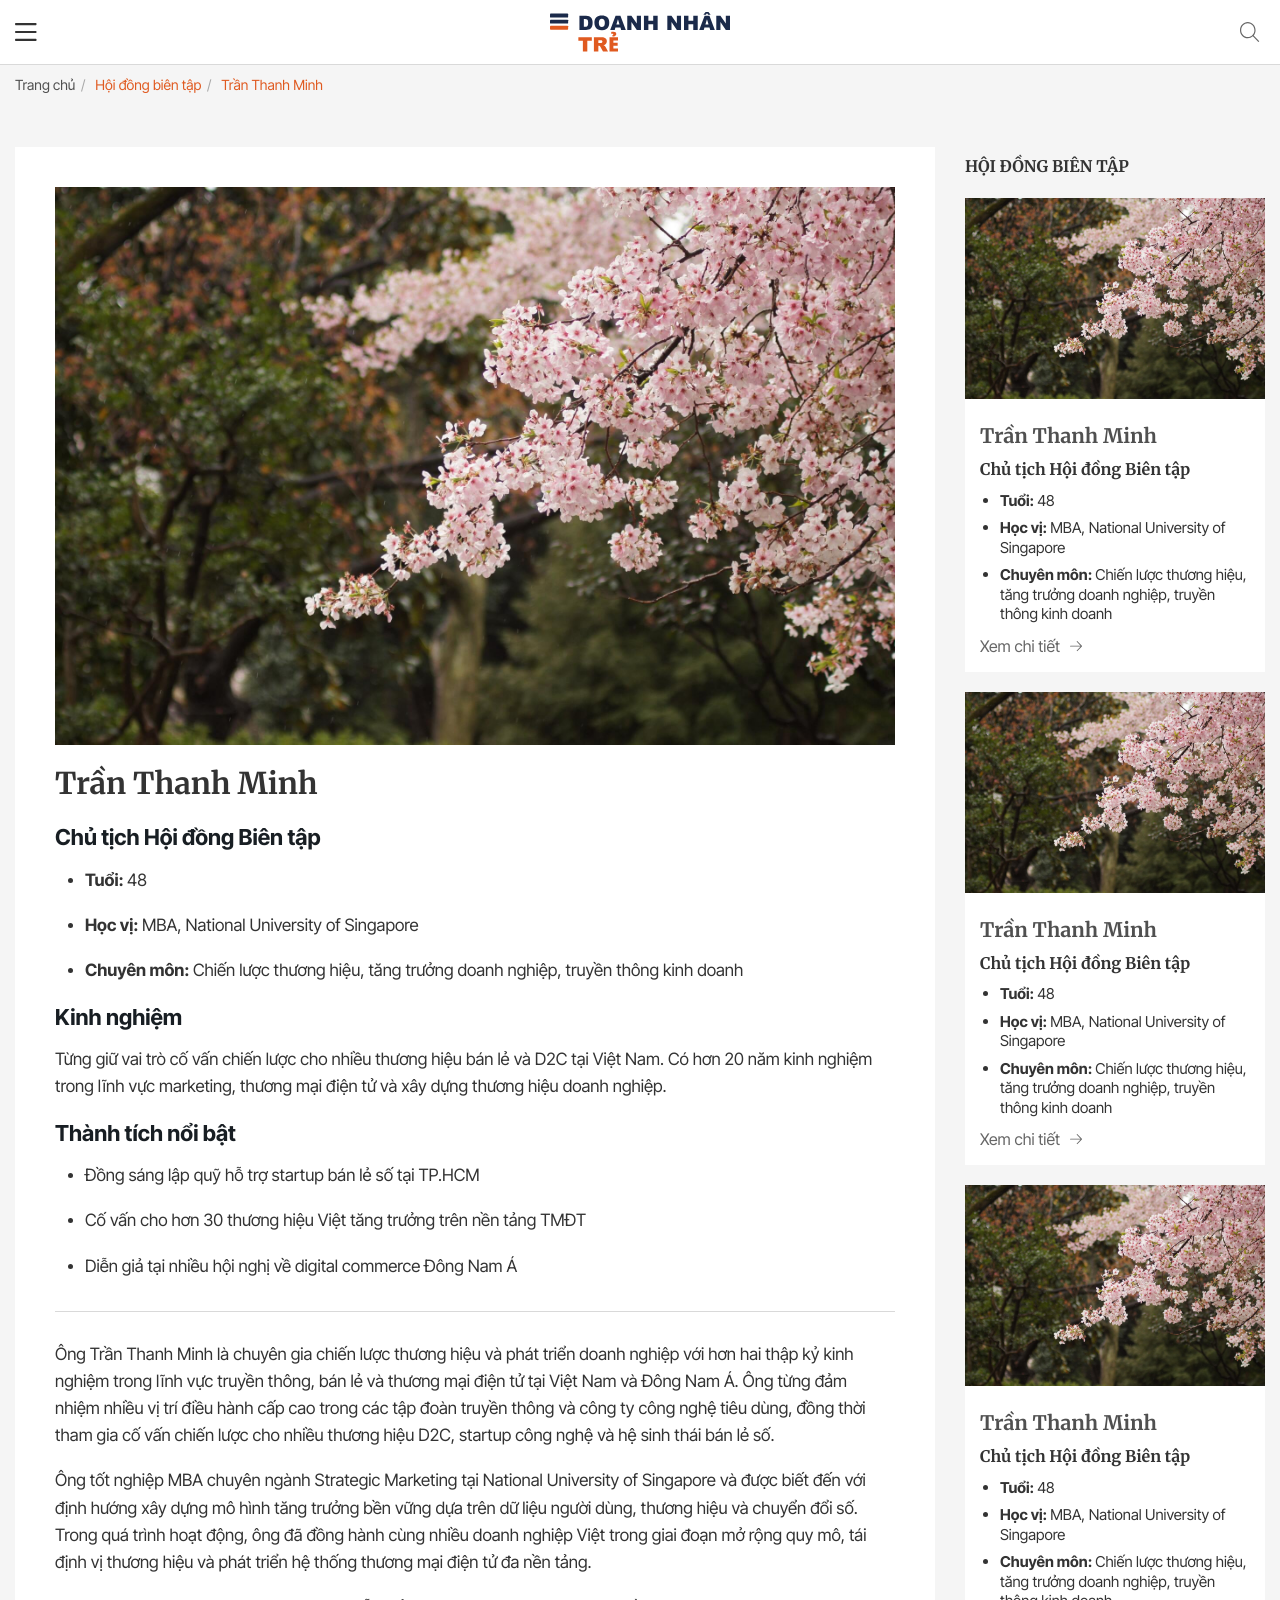
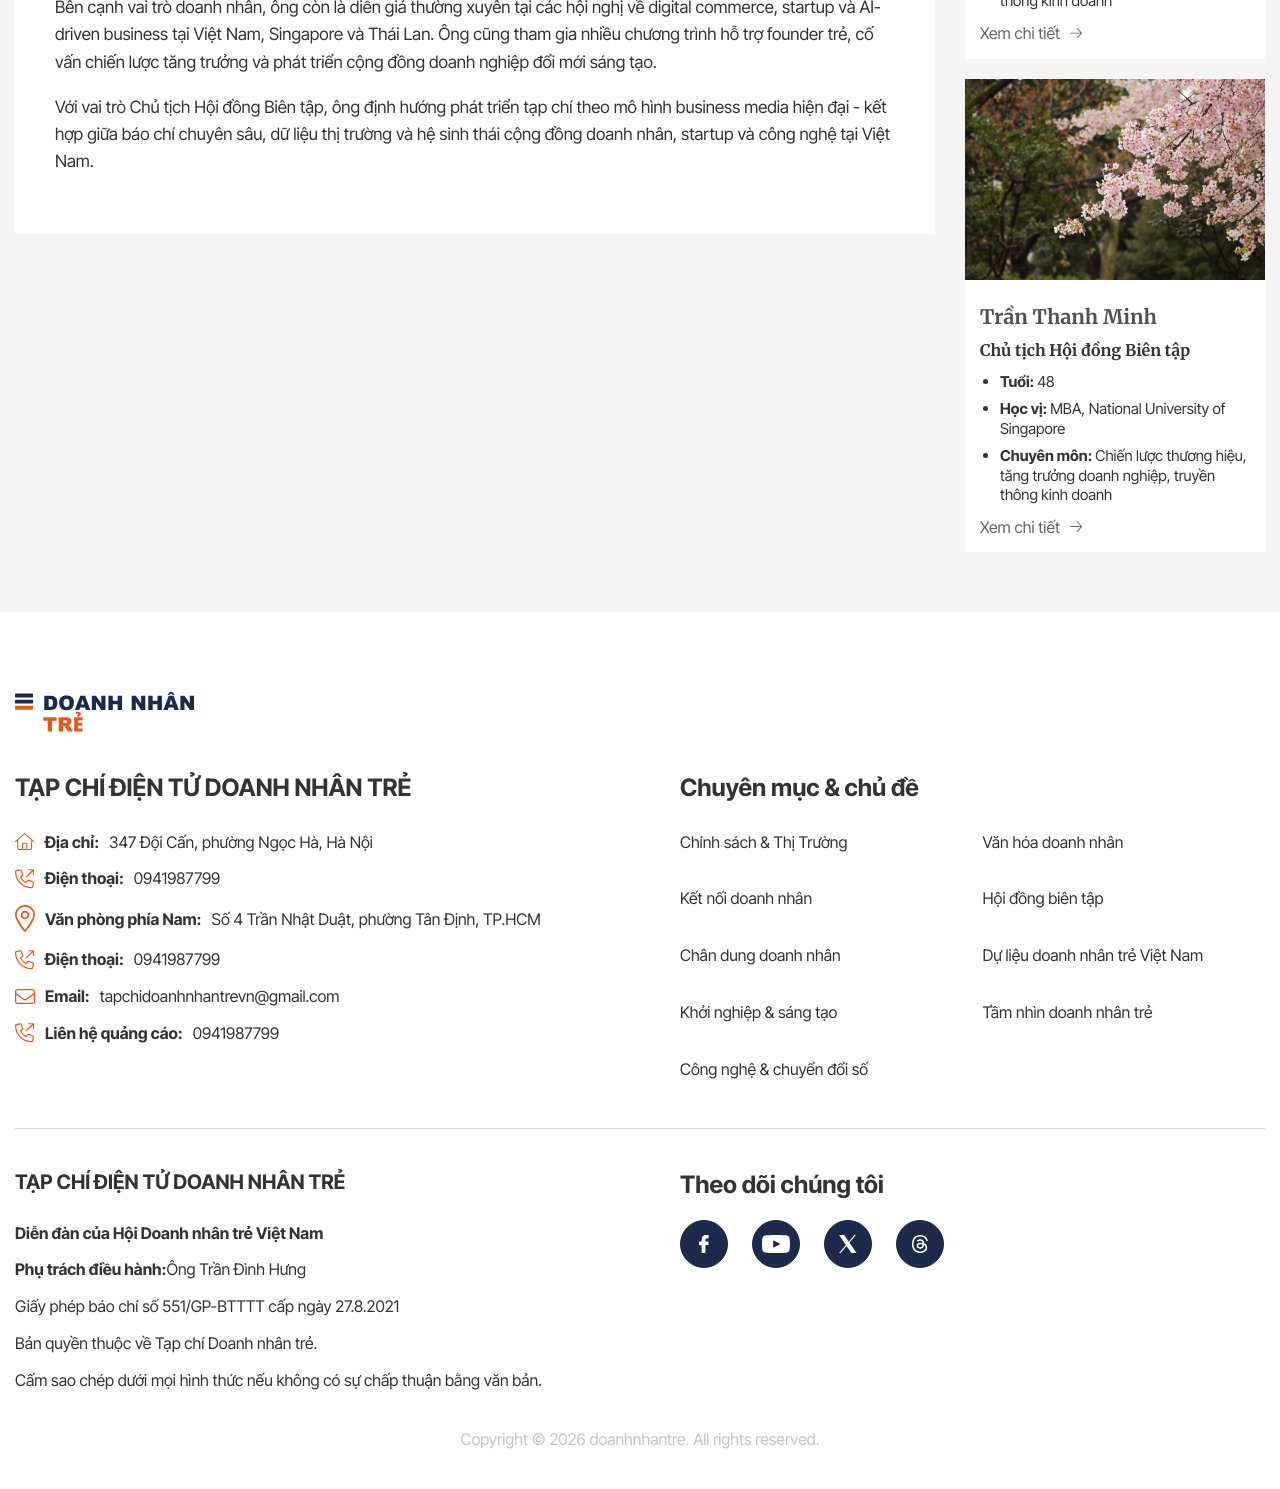
<file: detail-hoi-dong-bien-tap.html>
<!DOCTYPE html>
<html lang="vi">
    <head>
        <meta charset="UTF-8" />
        <meta http-equiv="X-UA-Compatible" content="IE=edge" />
        <meta name="viewport" content="width=device-width, initial-scale=1.0" />
        <!-- favicon -->
        <link rel="shortcut icon" href="./images/favicon/favicon.ico" type="image/x-icon" />
        <!-- end favicon -->
        <title>Doanh nhân trẻ</title>
        <!-- font -->
        <link rel="preconnect" href="https://fonts.googleapis.com">
        <link rel="preconnect" href="https://fonts.gstatic.com" crossorigin>
        <link href="https://fonts.googleapis.com/css2?family=Inter+Tight:ital,wght@0,100..900;1,100..900&family=Merriweather:ital,opsz,wght@0,18..144,300..900;1,18..144,300..900&display=swap" rel="stylesheet">
        <!-- end font -->
        <link rel="stylesheet" href="./lib/swiper/swiper-bundle.min.css" />
        <link rel="stylesheet" href="./css/style.css" />
        <script src="./lib/jquery/jquery-3.7.1.min.js"></script>
    </head>

    <body>
        <!-- header -->
        <header id="header" class="header relative z-50 js__stickyHeader">
            <!-- pc -->
            <div class="d-3xl-block d-xl-none">
                <div class="header-desk relative z-10">
                    <!-- top -->
                    <div class="header-desk-top bg-white w-wrapper py-15">
                        <div class="header-desk-top__container w-1280 w-md-500 d-3xl-flex items-center justify-between">
                            <!-- left -->
                            <div class="left d-3xl-flex items-center">
                                <!-- logo -->
                                <div class="logo d-3xl-flex items-center gap-10">
                                    <a href="#" class="logo-img">
                                        <img src="./images/svg/logo.svg" alt="">
                                    </a>
                                </div>
                                <!-- end logo -->
                            </div>
                            <!-- end left -->

                            <!-- right -->
                            <div class="right d-3xl-flex items-center">
                                <!-- btn -->
                                <div>
                                    <a href="#" class="btn uppercase fs-14">Liên hệ quảng cáo</a>
                                </div>
                                <!-- end btn -->

                                <!-- search pc -->
                                <div class="search-desk js__searchDesk ml-24 pl-20 border-l-d9 relative">
                                    <div class="search-desk__icon js__searchIconDesk pointer bg-white">
                                        <img src="./images/svg/search-gray.svg" alt="">
                                    </div>
                                    <div class="search-desk__content js__searchContentDesk">
                                        <form action="search-desk__form">
                                            <div class="search-desk__group">
                                                <input type="text" class="search-desk__input js__searchInputDesk" placeholder="Tìm kiếm...">
                                            </div>
                                        </form>
                                    </div>
                                </div>
                                <!-- end search pc -->

                            </div>
                            <!-- end right -->
                        </div>
                    </div>
                    <!-- end top -->

                    <!-- menu -->
                    <div class="header-desk-menu bg-white w-wrapper relative bg-white border-t-d9 border-b-d9">
                        <div class="header-desk-menu__container w-1280 w-md-500 d-3xl-flex items-center justify-between">
                            <!-- navbar -->
                            <nav class="navbar flex-1">
                                <ul class="navbar-wrapper d-3xl-flex items-center justify-between">
                                    <!-- item -->
                                    <li class="navbar-item">
                                        <div class="navbar-item__heading d-3xl-flex items-center fw-400 fs-16">
                                            <a href="#" class="navbar-item__text flex-1 d-3xl-inline-block text-gray-33">Chính sách & Thị Trường</a>
                                        </div>
                                        <ul class="navbar-dropdown fs-14 scroll">
                                            <li class="navbar-dropdown__item">
                                                <a href="#" class="navbar-dropdown__link">Trong nước</a>
                                            </li>
                                            <li class="navbar-dropdown__item">
                                                <a href="#" class="navbar-dropdown__link">Quốc tế</a>
                                            </li>
                                            <li class="navbar-dropdown__item">
                                                <a href="#" class="navbar-dropdown__link">Tin phật sự</a>
                                            </li>
                                            <li class="navbar-dropdown__item">
                                                <a href="#" class="navbar-dropdown__link">Tin mới</a>
                                            </li>
                                        </ul>
                                    </li>
                                    <!-- end item -->
                                    <!-- item -->
                                    <li class="navbar-item">
                                        <div class="navbar-item__heading d-3xl-flex items-center fw-400 fs-16">
                                            <a href="#" class="navbar-item__text flex-1 d-3xl-inline-block text-gray-33">Kết nối doanh nhân</a>
                                        </div>
                                        <ul class="navbar-dropdown fs-14 scroll">
                                            <li class="navbar-dropdown__item">
                                                <a href="#" class="navbar-dropdown__link">Trong nước</a>
                                            </li>
                                            <li class="navbar-dropdown__item">
                                                <a href="#" class="navbar-dropdown__link">Quốc tế</a>
                                            </li>
                                            <li class="navbar-dropdown__item">
                                                <a href="#" class="navbar-dropdown__link">Tin phật sự</a>
                                            </li>
                                            <li class="navbar-dropdown__item">
                                                <a href="#" class="navbar-dropdown__link">Tin mới</a>
                                            </li>
                                        </ul>
                                    </li>
                                    <!-- end item -->
                                    <!-- item -->
                                    <li class="navbar-item">
                                        <div class="navbar-item__heading d-3xl-flex items-center fw-400 fs-16">
                                            <a href="#" class="navbar-item__text flex-1 d-3xl-inline-block text-gray-33">Khởi nghiệp & sáng tạo</a>
                                        </div>
                                        <ul class="navbar-dropdown fs-14 scroll">
                                            <li class="navbar-dropdown__item">
                                                <a href="#" class="navbar-dropdown__link">Trong nước</a>
                                            </li>
                                            <li class="navbar-dropdown__item">
                                                <a href="#" class="navbar-dropdown__link">Quốc tế</a>
                                            </li>
                                            <li class="navbar-dropdown__item">
                                                <a href="#" class="navbar-dropdown__link">Tin phật sự</a>
                                            </li>
                                            <li class="navbar-dropdown__item">
                                                <a href="#" class="navbar-dropdown__link">Tin mới</a>
                                            </li>
                                        </ul>
                                    </li>
                                    <!-- end item -->
                                    <!-- item -->
                                    <li class="navbar-item">
                                        <div class="navbar-item__heading d-3xl-flex items-center fw-400 fs-16">
                                            <a href="#" class="navbar-item__text flex-1 d-3xl-inline-block text-gray-33">Chân dung doanh nhân</a>
                                        </div>
                                        <ul class="navbar-dropdown fs-14 scroll">
                                            <li class="navbar-dropdown__item">
                                                <a href="#" class="navbar-dropdown__link">Trong nước</a>
                                            </li>
                                            <li class="navbar-dropdown__item">
                                                <a href="#" class="navbar-dropdown__link">Quốc tế</a>
                                            </li>
                                            <li class="navbar-dropdown__item">
                                                <a href="#" class="navbar-dropdown__link">Tin phật sự</a>
                                            </li>
                                            <li class="navbar-dropdown__item">
                                                <a href="#" class="navbar-dropdown__link">Tin mới</a>
                                            </li>
                                        </ul>
                                    </li>
                                    <!-- end item -->
                                    <!-- item -->
                                    <li class="navbar-item">
                                        <div class="navbar-item__heading d-3xl-flex items-center fw-400 fs-16">
                                            <a href="#" class="navbar-item__text flex-1 d-3xl-inline-block text-gray-33">Công nghệ & chuyển đối số</a>
                                        </div>
                                        <ul class="navbar-dropdown fs-14 scroll">
                                            <li class="navbar-dropdown__item">
                                                <a href="#" class="navbar-dropdown__link">Trong nước</a>
                                            </li>
                                            <li class="navbar-dropdown__item">
                                                <a href="#" class="navbar-dropdown__link">Quốc tế</a>
                                            </li>
                                            <li class="navbar-dropdown__item">
                                                <a href="#" class="navbar-dropdown__link">Tin phật sự</a>
                                            </li>
                                            <li class="navbar-dropdown__item">
                                                <a href="#" class="navbar-dropdown__link">Tin mới</a>
                                            </li>
                                        </ul>
                                    </li>
                                    <!-- end item -->
                                    <!-- item -->
                                    <li class="navbar-item">
                                        <div class="navbar-item__heading d-3xl-flex items-center fw-400 fs-16">
                                            <a href="#" class="navbar-item__text flex-1 d-3xl-inline-block text-gray-33">Dự liệu doanh nhân trẻ</a>
                                        </div>
                                        <ul class="navbar-dropdown fs-14 scroll">
                                            <li class="navbar-dropdown__item">
                                                <a href="#" class="navbar-dropdown__link">Trong nước</a>
                                            </li>
                                            <li class="navbar-dropdown__item">
                                                <a href="#" class="navbar-dropdown__link">Quốc tế</a>
                                            </li>
                                            <li class="navbar-dropdown__item">
                                                <a href="#" class="navbar-dropdown__link">Tin phật sự</a>
                                            </li>
                                            <li class="navbar-dropdown__item">
                                                <a href="#" class="navbar-dropdown__link">Tin mới</a>
                                            </li>
                                        </ul>
                                    </li>
                                    <!-- end item -->
                                    <!-- item -->
                                    <li class="navbar-item">
                                        <div class="navbar-item__heading d-3xl-flex items-center fw-400 fs-16">
                                            <a href="#" class="navbar-item__text flex-1 d-3xl-inline-block text-gray-33">Hội đồng biên tập</a>
                                        </div>
                                        <ul class="navbar-dropdown fs-14 scroll">
                                            <li class="navbar-dropdown__item">
                                                <a href="#" class="navbar-dropdown__link">Trong nước</a>
                                            </li>
                                            <li class="navbar-dropdown__item">
                                                <a href="#" class="navbar-dropdown__link">Quốc tế</a>
                                            </li>
                                            <li class="navbar-dropdown__item">
                                                <a href="#" class="navbar-dropdown__link">Tin phật sự</a>
                                            </li>
                                            <li class="navbar-dropdown__item">
                                                <a href="#" class="navbar-dropdown__link">Tin mới</a>
                                            </li>
                                        </ul>
                                    </li>
                                    <!-- end item -->
                                </ul>
                            </nav>
                            <!-- end navbar -->
                        </div>
                    </div>
                    <!-- end menu -->
                </div>
            </div>
            <!-- end pc -->
             
            <!-- mb -->
            <div class="d-3xl-none d-xl-block">
                <div class="header-mb relative z-10 border-b-d9">
                    <!-- bot -->
                    <div class="header-mb-bot w-wrapper bg-white">
                        <div class="header-mb-bot__container w-1280 d-3xl-flex items-center justify-between py-12">
                            <!-- left -->
                            <div class="left flex-1">
                                <!-- submenu -->
                                <div class="sub-menu">
                                    <!-- icon bar -->
                                    <div class="icon-bar js__clickShowMenuMb">
                                        <img src="./images/svg/bar-black.svg" alt="">
                                    </div>
                                    <!-- end icon bar -->
                                    <!-- content -->
                                    <div class="sub-menu__content">
                                        <!-- close -->
                                        <div class="sub-menu__close js__closeSubMenu d-3xl-flex items-center">
                                            <img src="./images/svg/close-gray.svg" alt="">
                                        </div>
                                        <!-- end close -->
            
                                        <div class="sub-menu__container">
                                            <!-- list -->
                                            <div class="sub-menu__list">
                                                <!-- item -->
                                                <div class="sub-menu__item px-20">
                                                    <!-- heading -->
                                                    <div class="heading-sub d-3xl-flex items-center justify-between py-15 text-gray-2b">
                                                        <h3 class="heading-sub__title fs-15 fw-500">
                                                            <a href="#">Chính sách & Thị trường</a>
                                                        </h3>
                                                        <div class="heading-sub__arrow js__dropDown">
                                                            <img src="./images/svg/arrow-down-gray.svg" alt="">
                                                        </div>
                                                    </div>
                                                    <!-- end heading -->
            
                                                    <!-- sub menu list -->
                                                    <ul class="list-sub js__listSubMenu">
                                                        <li class="item-sub">
                                                            <a href="#" class="item-sub__link fs-14">Release Calender</a>
                                                        </li>
                                                        <li class="item-sub">
                                                            <a href="#" class="item-sub__link fs-14">Release Calender</a>
                                                        </li>
                                                        <li class="item-sub">
                                                            <a href="#" class="item-sub__link fs-14">Release Calender</a>
                                                        </li>
                                                    </ul>
                                                    <!-- end sub menu list -->
                                                </div>
                                                <!-- end item -->
                                                <!-- item -->
                                                <div class="sub-menu__item px-20">
                                                    <!-- heading -->
                                                    <div class="heading-sub d-3xl-flex items-center justify-between py-15 text-gray-2b">
                                                        <h3 class="heading-sub__title fs-15 fw-500">
                                                            <a href="#">Chính sách & Thị trường</a>
                                                        </h3>
                                                        <div class="heading-sub__arrow js__dropDown">
                                                            <img src="./images/svg/arrow-down-gray.svg" alt="">
                                                        </div>
                                                    </div>
                                                    <!-- end heading -->
            
                                                    <!-- sub menu list -->
                                                    <ul class="list-sub js__listSubMenu">
                                                        <li class="item-sub">
                                                            <a href="#" class="item-sub__link fs-14">Release Calender</a>
                                                        </li>
                                                        <li class="item-sub">
                                                            <a href="#" class="item-sub__link fs-14">Release Calender</a>
                                                        </li>
                                                        <li class="item-sub">
                                                            <a href="#" class="item-sub__link fs-14">Release Calender</a>
                                                        </li>
                                                    </ul>
                                                    <!-- end sub menu list -->
                                                </div>
                                                <!-- end item -->
                                                <!-- item -->
                                                <div class="sub-menu__item px-20">
                                                    <!-- heading -->
                                                    <div class="heading-sub d-3xl-flex items-center justify-between py-15 text-gray-2b">
                                                        <h3 class="heading-sub__title fs-15 fw-500">
                                                            <a href="#">Chính sách & Thị trường</a>
                                                        </h3>
                                                        <div class="heading-sub__arrow js__dropDown">
                                                            <img src="./images/svg/arrow-down-gray.svg" alt="">
                                                        </div>
                                                    </div>
                                                    <!-- end heading -->
            
                                                    <!-- sub menu list -->
                                                    <ul class="list-sub js__listSubMenu">
                                                        <li class="item-sub">
                                                            <a href="#" class="item-sub__link fs-14">Release Calender</a>
                                                        </li>
                                                        <li class="item-sub">
                                                            <a href="#" class="item-sub__link fs-14">Release Calender</a>
                                                        </li>
                                                        <li class="item-sub">
                                                            <a href="#" class="item-sub__link fs-14">Release Calender</a>
                                                        </li>
                                                    </ul>
                                                    <!-- end sub menu list -->
                                                </div>
                                                <!-- end item -->
                                                <!-- item -->
                                                <div class="sub-menu__item px-20">
                                                    <!-- heading -->
                                                    <div class="heading-sub d-3xl-flex items-center justify-between py-15 text-gray-2b">
                                                        <h3 class="heading-sub__title fs-15 fw-500">
                                                            <a href="#">Chính sách & Thị trường</a>
                                                        </h3>
                                                        <div class="heading-sub__arrow js__dropDown">
                                                            <img src="./images/svg/arrow-down-gray.svg" alt="">
                                                        </div>
                                                    </div>
                                                    <!-- end heading -->
            
                                                    <!-- sub menu list -->
                                                    <ul class="list-sub js__listSubMenu">
                                                        <li class="item-sub">
                                                            <a href="#" class="item-sub__link fs-14">Release Calender</a>
                                                        </li>
                                                        <li class="item-sub">
                                                            <a href="#" class="item-sub__link fs-14">Release Calender</a>
                                                        </li>
                                                        <li class="item-sub">
                                                            <a href="#" class="item-sub__link fs-14">Release Calender</a>
                                                        </li>
                                                    </ul>
                                                    <!-- end sub menu list -->
                                                </div>
                                                <!-- end item -->
                                                <!-- item -->
                                                <div class="sub-menu__item px-20">
                                                    <!-- heading -->
                                                    <div class="heading-sub d-3xl-flex items-center justify-between py-15 text-gray-2b">
                                                        <h3 class="heading-sub__title fs-15 fw-500">
                                                            <a href="#">Chính sách & Thị trường</a>
                                                        </h3>
                                                        <div class="heading-sub__arrow js__dropDown">
                                                            <img src="./images/svg/arrow-down-gray.svg" alt="">
                                                        </div>
                                                    </div>
                                                    <!-- end heading -->
            
                                                    <!-- sub menu list -->
                                                    <ul class="list-sub js__listSubMenu">
                                                        <li class="item-sub">
                                                            <a href="#" class="item-sub__link fs-14">Release Calender</a>
                                                        </li>
                                                        <li class="item-sub">
                                                            <a href="#" class="item-sub__link fs-14">Release Calender</a>
                                                        </li>
                                                        <li class="item-sub">
                                                            <a href="#" class="item-sub__link fs-14">Release Calender</a>
                                                        </li>
                                                    </ul>
                                                    <!-- end sub menu list -->
                                                </div>
                                                <!-- end item -->
                                                <!-- item -->
                                                <div class="sub-menu__item px-20">
                                                    <!-- heading -->
                                                    <div class="heading-sub d-3xl-flex items-center justify-between py-15 text-gray-2b">
                                                        <h3 class="heading-sub__title fs-15 fw-500">
                                                            <a href="#">Chính sách & Thị trường</a>
                                                        </h3>
                                                        <div class="heading-sub__arrow js__dropDown">
                                                            <img src="./images/svg/arrow-down-gray.svg" alt="">
                                                        </div>
                                                    </div>
                                                    <!-- end heading -->
            
                                                    <!-- sub menu list -->
                                                    <ul class="list-sub js__listSubMenu">
                                                        <li class="item-sub">
                                                            <a href="#" class="item-sub__link fs-14">Release Calender</a>
                                                        </li>
                                                        <li class="item-sub">
                                                            <a href="#" class="item-sub__link fs-14">Release Calender</a>
                                                        </li>
                                                        <li class="item-sub">
                                                            <a href="#" class="item-sub__link fs-14">Release Calender</a>
                                                        </li>
                                                    </ul>
                                                    <!-- end sub menu list -->
                                                </div>
                                                <!-- end item -->
                                                <!-- item -->
                                                <div class="sub-menu__item px-20">
                                                    <!-- heading -->
                                                    <div class="heading-sub d-3xl-flex items-center justify-between py-15 text-gray-2b">
                                                        <h3 class="heading-sub__title fs-15 fw-500">
                                                            <a href="#">Chính sách & Thị trường</a>
                                                        </h3>
                                                        <div class="heading-sub__arrow js__dropDown">
                                                            <img src="./images/svg/arrow-down-gray.svg" alt="">
                                                        </div>
                                                    </div>
                                                    <!-- end heading -->
            
                                                    <!-- sub menu list -->
                                                    <ul class="list-sub js__listSubMenu">
                                                        <li class="item-sub">
                                                            <a href="#" class="item-sub__link fs-14">Release Calender</a>
                                                        </li>
                                                        <li class="item-sub">
                                                            <a href="#" class="item-sub__link fs-14">Release Calender</a>
                                                        </li>
                                                        <li class="item-sub">
                                                            <a href="#" class="item-sub__link fs-14">Release Calender</a>
                                                        </li>
                                                    </ul>
                                                    <!-- end sub menu list -->
                                                </div>
                                                <!-- end item -->
                                                
                                            </div>
                                            <!-- end list -->

                                            <!-- btn -->
                                            <div class="sub-menu__bot d-3xl-flex items-center justify-center pb-10 pt-30">
                                                <a href="#" class="btn uppercase fs-14">Liên hệ quảng cáo</a>
                                            </div>
                                            <!-- end btn -->
                                        </div>
                                    </div>
                                    <!-- end content -->
                                    <div class="overlay js__overlay"></div>
                                </div>
                                <!-- end submenu -->
                            </div>
                            <!-- end left -->
                            <!-- center -->
                            <div class="center flex-0">
                                <!-- logo -->
                                <div class="logo">
                                    <a href="#" class="logo-img">
                                        <img src="./images/svg/logo.svg" alt="">
                                    </a>
                                </div>
                                <!-- end logo -->
                            </div>
                            <!-- end center -->
    
                            <!-- right -->
                            <div class="right flex-1 d-3xl-flex items-center justify-end">
                                <!-- search mb -->
                                <div class="search-mb">
                                    <div class="search-mb__icon js__searchMb">
                                        <img src="./images/svg/search-gray.svg" alt="">
                                    </div>
                                    <!-- form -->
                                    <div class="header-search-mb__form h-60 w-full js__formSearchMb shadow">
                                        <form action="" class="w-full h-full">
                                            <div class="relative w-full h-full">
                                                <input type="text" class="header-search-input w-full h-full p-12 fs-16 js__focusSearchMb" placeholder="Search...">
                                                <div class="header-search-btn absolute h-full d-3xl-flex items-center p-8 js__closeSearchMb icon-20">
                                                    <img src="./images/svg/close-gray.svg" alt="">
                                                </div>
                                            </div>
                                        </form>
                                    </div>
                                    <!-- end form -->
                                </div>
                                <!-- end search mb -->
                            </div>
                            <!-- end right -->
                        </div>
                    </div>
                   <!-- end bot -->
                </div>
            </div>
            <!-- end mb -->

        </header>
        <!-- end header -->
        <!-- main -->
        <main id="main" class="main bg-gray-f5">

            <!-- breadcrumb -->
            <div class="breadcrumb w-wrapper">
                <div class="breadcrumb-container w-1280 d-3xl-flex items-center h-full w-full">
                    <!-- item -->
                    <div class="breadcrumb-item fs-14 h-full d-3xl-flex items-center">
                        <a href="/" class="breadcrumb-link">Trang chủ</a>
                    </div>
                    <!-- end item -->
                    <!-- item -->
                    <div class="breadcrumb-item fs-14 h-full d-3xl-flex items-center">
                        <a href="#" class="breadcrumb-link">Hội đồng biên tập</a>
                    </div>
                    <!-- end item -->
                    <!-- item -->
                    <div class="breadcrumb-item fs-14 h-full d-3xl-flex items-center">
                        <a href="#" class="breadcrumb-link">Trần Thanh Minh</a>
                    </div>
                    <!-- end item -->
                    
                </div>
            </div>
            <!-- end breadcrumb -->
            <!-- primary -->
            <section class="detail-editorial-board-primary relative w-wrapper z-10 over-hidden">
                <div class="detail-editorial-board-primary__container block-quinary w-1280 w-md-500 relative py-40 py-md-20">
                    <!-- left -->
                    <div class="detail-editorial-board-primary__left block-quinary__left">
                        <!-- inner -->
                        <div class="detail-editorial-board-primary__inner p-40 p-md-20 bg-white">
                            <div class="detail-content">
                                <div id="explus-editor">
                                    <figure class="expNoEdit">
                                        <a data-fancybox="gallery" href="./images/2.jpg" data-caption="VNG từng dự kiến IPO tại Mỹ. Ảnh Vneconomy">
                                            <img src="./images/2.jpg" alt="">
                                        </a>
                                    </figure>
                                    <h1>Trần Thanh Minh</h1>
                                    <h2>Chủ tịch Hội đồng Biên tập</h2>
                                    <ul>
                                        <li><strong>Tuổi: </strong>48</li>
                                        <li><strong>Học vị: </strong>MBA, National University of Singapore</li>
                                        <li><strong>Chuyên môn: </strong>Chiến lược thương hiệu, tăng trưởng doanh nghiệp, truyền thông kinh doanh</li>
                                    </ul>
                                    <h2>Kinh nghiệm</h2>
                                    <p>Từng giữ vai trò cố vấn chiến lược cho nhiều thương hiệu bán lẻ và D2C tại Việt Nam. Có hơn 20 năm kinh nghiệm trong lĩnh vực marketing, thương mại điện tử và xây dựng thương hiệu doanh nghiệp.</p>
                                    <h2>Thành tích nổi bật</h2>
                                    <ul>
                                        <li>Đồng sáng lập quỹ hỗ trợ startup bán lẻ số tại TP.HCM</li>
                                        <li>Cố vấn cho hơn 30 thương hiệu Việt tăng trưởng trên nền tảng TMĐT</li>
                                        <li>Diễn giả tại nhiều hội nghị về digital commerce Đông Nam Á</li>
                                    </ul>
                                    <div style="margin-top: 30px;margin-bottom: 30px;border-bottom: 1px solid #d9d9d9;"></div>
                                    <p>Ông Trần Thanh Minh là chuyên gia chiến lược thương hiệu và phát triển doanh nghiệp với hơn hai thập kỷ kinh nghiệm trong lĩnh vực truyền thông, bán lẻ và thương mại điện tử tại Việt Nam và Đông Nam Á. Ông từng đảm nhiệm nhiều vị trí điều hành cấp cao trong các tập đoàn truyền thông và công ty công nghệ tiêu dùng, đồng thời tham gia cố vấn chiến lược cho nhiều thương hiệu D2C, startup công nghệ và hệ sinh thái bán lẻ số.</p>
                                    <p>Ông tốt nghiệp MBA chuyên ngành Strategic Marketing tại National University of Singapore và được biết đến với định hướng xây dựng mô hình tăng trưởng bền vững dựa trên dữ liệu người dùng, thương hiệu và chuyển đổi số. Trong quá trình hoạt động, ông đã đồng hành cùng nhiều doanh nghiệp Việt trong giai đoạn mở rộng quy mô, tái định vị thương hiệu và phát triển hệ thống thương mại điện tử đa nền tảng.</p>
                                    <p>Bên cạnh vai trò doanh nhân, ông còn là diễn giả thường xuyên tại các hội nghị về digital commerce, startup và AI-driven business tại Việt Nam, Singapore và Thái Lan. Ông cũng tham gia nhiều chương trình hỗ trợ founder trẻ, cố vấn chiến lược tăng trưởng và phát triển cộng đồng doanh nghiệp đổi mới sáng tạo.</p>
                                    <p>Với vai trò Chủ tịch Hội đồng Biên tập, ông định hướng phát triển tạp chí theo mô hình business media hiện đại - kết hợp giữa báo chí chuyên sâu, dữ liệu thị trường và hệ sinh thái cộng đồng doanh nhân, startup và công nghệ tại Việt Nam.</p>
                                    
                                </div>
                            </div>
                        </div>
                        <!-- end inner -->
                        <!-- detail action secondary -->
                        <div class="detail-action-secondary d-3xl-none d-md-flex items-center justify-between flex-wrap gap-20 my-30 pb-20 border-b-dd border-b-md-d9">
                            <!-- bookmark -->
                            <div class="bookmark d-3xl-flex items-center">
                                <span class="bookmark-text fw-17 fw-600 pr-8">Lưu</span>
                                <div class="bookmark-icon flex-0">
                                    <img src="./images/svg/bookmark-orange.svg" alt="">
                                </div>
                            </div>
                            <!-- end bookmark -->

                            <!-- social  -->
                            <div class="social-secondary d-3xl-flex items-center">
                                <span class="fs-16 text-gray-33 d-3xl-inline-block">Chia sẻ</span>
                                <ul class="social d-3xl-flex items-center ml-20">
                                    <li class="social-item">
                                        <a href="#" class="social-link"><img src="./images/svg/fb-orange.svg" alt=""></a>
                                    </li>
                                    <li class="social-item">
                                        <a href="#" class="social-link"><img src="./images/svg/x-twitter-orange.svg" alt=""></a>
                                    </li>
                                    <li class="social-item">
                                        <a href="#" class="social-link"><img src="./images/svg/link-orange.svg" alt=""></a>
                                    </li>
                                </ul>
                            </div>
                            <!-- end social  -->
                        </div>
                        <!-- end detail action secondary -->
                    </div>
                    <!-- end left -->
                    <!-- right -->
                    <div class="detail-editorial-board-primary__right block-quinary__right">
                        <!-- box eight -->
                        <div class="box-eight">
                            <!-- heading -->
                            <div class="box-eight__heading">
                                <h2 class="fs-18 text-gray-33 fw-700 uppercase pb-10">Hội đồng biên tập</h2>
                            </div>
                            <!-- end heading -->

                            <!-- content -->
                            <div class="box-eight__content">
                                <!-- article list -->
                                <div class="article-list">
                                    <!-- article -->
                                    <div class="article bg-white mb-20">
                                        <!-- img -->
                                        <div class="article-img">
                                            <a href="#" class="ratio-3x2">
                                                <img src="./images/2.jpg" alt="">
                                            </a>
                                        </div>
                                        <!-- end img -->
                                        <!-- content -->
                                        <div class="article-content p-15">
                                            <h2 class="article-title fs-24 fs-md-20 fw-800 font-merri text-gray-50 lh-130">
                                                <span>Trần Thanh Minh</span>
                                            </h2>
                                            
                                            <div class="article-info mt-10">
                                                <h2>Chủ tịch Hội đồng Biên tập</h2>
                                                <ul>
                                                    <li><strong>Tuổi: </strong>48</li>
                                                    <li><strong>Học vị: </strong>MBA, National University of Singapore</li>
                                                    <li><strong>Chuyên môn: </strong>Chiến lược thương hiệu, tăng trưởng doanh nghiệp, truyền thông kinh doanh</li>
                                                </ul>
                                                
                                            </div>
                                            <div class="see-more-primary mt-12">
                                                <a href="#" class="see-more-primary__link d-3xl-inline-flex items-center fs-16 text-gray-66">
                                                    <span class="text flex-1 d-3xl-inline-block">Xem chi tiết</span>
                                                    <div class="icon flex-0 icon-12 ml-10">
                                                        <img src="./images/svg/arrow-next-gray.svg" alt="" class="icon-next">
                                                    </div>
                                                </a>
                                            </div>
                                        </div>
                                        <!-- end content -->
                                    </div>
                                    <!-- end article -->
                                    <!-- article -->
                                    <div class="article bg-white mb-20">
                                        <!-- img -->
                                        <div class="article-img">
                                            <a href="#" class="ratio-3x2">
                                                <img src="./images/2.jpg" alt="">
                                            </a>
                                        </div>
                                        <!-- end img -->
                                        <!-- content -->
                                        <div class="article-content p-15">
                                            <h2 class="article-title fs-24 fs-md-20 fw-800 font-merri text-gray-50 lh-130">
                                                <span>Trần Thanh Minh</span>
                                            </h2>
                                            
                                            <div class="article-info mt-10">
                                                <h2>Chủ tịch Hội đồng Biên tập</h2>
                                                <ul>
                                                    <li><strong>Tuổi: </strong>48</li>
                                                    <li><strong>Học vị: </strong>MBA, National University of Singapore</li>
                                                    <li><strong>Chuyên môn: </strong>Chiến lược thương hiệu, tăng trưởng doanh nghiệp, truyền thông kinh doanh</li>
                                                </ul>
                                                
                                            </div>
                                            <div class="see-more-primary mt-12">
                                                <a href="#" class="see-more-primary__link d-3xl-inline-flex items-center fs-16 text-gray-66">
                                                    <span class="text flex-1 d-3xl-inline-block">Xem chi tiết</span>
                                                    <div class="icon flex-0 icon-12 ml-10">
                                                        <img src="./images/svg/arrow-next-gray.svg" alt="" class="icon-next">
                                                    </div>
                                                </a>
                                            </div>
                                        </div>
                                        <!-- end content -->
                                    </div>
                                    <!-- end article -->
                                    <!-- article -->
                                    <div class="article bg-white mb-20">
                                        <!-- img -->
                                        <div class="article-img">
                                            <a href="#" class="ratio-3x2">
                                                <img src="./images/2.jpg" alt="">
                                            </a>
                                        </div>
                                        <!-- end img -->
                                        <!-- content -->
                                        <div class="article-content p-15">
                                            <h2 class="article-title fs-24 fs-md-20 fw-800 font-merri text-gray-50 lh-130">
                                                <span>Trần Thanh Minh</span>
                                            </h2>
                                            
                                            <div class="article-info mt-10">
                                                <h2>Chủ tịch Hội đồng Biên tập</h2>
                                                <ul>
                                                    <li><strong>Tuổi: </strong>48</li>
                                                    <li><strong>Học vị: </strong>MBA, National University of Singapore</li>
                                                    <li><strong>Chuyên môn: </strong>Chiến lược thương hiệu, tăng trưởng doanh nghiệp, truyền thông kinh doanh</li>
                                                </ul>
                                                
                                            </div>
                                            <div class="see-more-primary mt-12">
                                                <a href="#" class="see-more-primary__link d-3xl-inline-flex items-center fs-16 text-gray-66">
                                                    <span class="text flex-1 d-3xl-inline-block">Xem chi tiết</span>
                                                    <div class="icon flex-0 icon-12 ml-10">
                                                        <img src="./images/svg/arrow-next-gray.svg" alt="" class="icon-next">
                                                    </div>
                                                </a>
                                            </div>
                                        </div>
                                        <!-- end content -->
                                    </div>
                                    <!-- end article -->
                                    <!-- article -->
                                    <div class="article bg-white mb-20">
                                        <!-- img -->
                                        <div class="article-img">
                                            <a href="#" class="ratio-3x2">
                                                <img src="./images/2.jpg" alt="">
                                            </a>
                                        </div>
                                        <!-- end img -->
                                        <!-- content -->
                                        <div class="article-content p-15">
                                            <h2 class="article-title fs-24 fs-md-20 fw-800 font-merri text-gray-50 lh-130">
                                                <span>Trần Thanh Minh</span>
                                            </h2>
                                            
                                            <div class="article-info mt-10">
                                                <h2>Chủ tịch Hội đồng Biên tập</h2>
                                                <ul>
                                                    <li><strong>Tuổi: </strong>48</li>
                                                    <li><strong>Học vị: </strong>MBA, National University of Singapore</li>
                                                    <li><strong>Chuyên môn: </strong>Chiến lược thương hiệu, tăng trưởng doanh nghiệp, truyền thông kinh doanh</li>
                                                </ul>
                                                
                                            </div>
                                            <div class="see-more-primary mt-12">
                                                <a href="#" class="see-more-primary__link d-3xl-inline-flex items-center fs-16 text-gray-66">
                                                    <span class="text flex-1 d-3xl-inline-block">Xem chi tiết</span>
                                                    <div class="icon flex-0 icon-12 ml-10">
                                                        <img src="./images/svg/arrow-next-gray.svg" alt="" class="icon-next">
                                                    </div>
                                                </a>
                                            </div>
                                        </div>
                                        <!-- end content -->
                                    </div>
                                    <!-- end article -->
                                </div>
                                <!-- end article list -->
                            </div>
                            <!-- end content -->
                        </div>
                        <!-- box end eight -->
                    </div>
                    <!-- end right -->
                    
                </div>
            </section>
            <!-- end primary -->
          
        </main>
        <!-- end main -->
        <!-- footer -->
        <footer id="footer" class="footer w-wrapper z-20 relative py-40 bg-white">
            <!-- footer container -->
            <div class="footer-container w-1280 mt-40">
                <!-- logo -->
                <a href="#" class="footer-logo logo-img">
                    <img src="./images/svg/logo.svg" alt="">
                </a>
                <!-- end logo -->

                <!-- top -->
                <div class="footer-top d-3xl-flex d-md-block gap-80 mt-40 mb-40 pb-40 pb-md-20 mb-md-20 border-b-d9">
                    <!-- info -->
                    <div class="footer-info flex-1">
                        <!-- heading -->
                        <div class="footer-info__heading fs-24 fs-md-18 fw-700 text-gray-33 uppercase">
                            <span>Tạp chí điện tử doanh nhân trẻ</span>
                        </div>
                        <!-- end heading -->

                        <!-- list -->
                        <ul class="footer-info__list mt-20">
                            <!-- item -->
                            <li class="footer-info__item d-3xl-flex items-center gap-10 py-8">
                                <div class="icon icon-20 icon-md-18 flex-0">
                                    <img src="./images/svg/home-orange.svg" alt="">
                                </div>

                                <div class="d-3xl-flex items-center fs-16 fs-md-14 text-gray-33 flex-1">
                                    <span class="fw-700 d-3xl-inline-block mr-10">Địa chỉ: </span><span>347 Đội Cấn, phường Ngọc Hà, Hà Nội</span>
                                </div>
                            </li>
                            <!-- end item -->
                            <!-- item -->
                            <li class="footer-info__item d-3xl-flex items-center gap-10 py-8">
                                <div class="icon icon-20 icon-md-18 flex-0">
                                    <img src="./images/svg/phone-orange.svg" alt="">
                                </div>

                                <div class="d-3xl-flex items-center fs-16 fs-md-14 text-gray-33 flex-1">
                                    <span class="fw-700 d-3xl-inline-block mr-10">Điện thoại: </span><span>0941987799</span>
                                </div>
                            </li>
                            <!-- end item -->
                            <!-- item -->
                            <li class="footer-info__item d-3xl-flex items-center gap-10 py-8">
                                <div class="icon icon-20 icon-md-18 flex-0">
                                    <img src="./images/svg/location-orange.svg" alt="">
                                </div>

                                <div class="d-3xl-flex items-center fs-16 fs-md-14 text-gray-33 flex-1">
                                    <span class="fw-700 d-3xl-inline-block mr-10">Văn phòng phía Nam: </span><span>Số 4 Trần Nhật Duật, phường Tân Định, TP.HCM</span>
                                </div>
                            </li>
                            <!-- end item -->
                            <!-- item -->
                            <li class="footer-info__item d-3xl-flex items-center gap-10 py-8">
                                <div class="icon icon-20 icon-md-18 flex-0">
                                    <img src="./images/svg/phone-orange.svg" alt="">
                                </div>

                                <div class="d-3xl-flex items-center fs-16 fs-md-14 text-gray-33 flex-1">
                                    <span class="fw-700 d-3xl-inline-block mr-10">Điện thoại: </span><span>0941987799</span>
                                </div>
                            </li>
                            <!-- end item -->
                            <!-- item -->
                            <li class="footer-info__item d-3xl-flex items-center gap-10 py-8">
                                <div class="icon icon-20 icon-md-18 flex-0">
                                    <img src="./images/svg/email-orange.svg" alt="">
                                </div>

                                <div class="d-3xl-flex items-center fs-16 fs-md-14 text-gray-33 flex-1">
                                    <span class="fw-700 d-3xl-inline-block mr-10">Email: </span><span>tapchidoanhnhantrevn@gmail.com</span>
                                </div>
                            </li>
                            <!-- end item -->
                            <!-- item -->
                            <li class="footer-info__item d-3xl-flex items-center gap-10 py-8">
                                <div class="icon icon-20 icon-md-18 flex-0">
                                    <img src="./images/svg/phone-orange.svg" alt="">
                                </div>

                                <div class="d-3xl-flex items-center fs-16 fs-md-14 text-gray-33 flex-1">
                                    <span class="fw-700 d-3xl-inline-block mr-10">Liên hệ quảng cáo: </span><span>0941987799</span>
                                </div>
                            </li>
                            <!-- end item -->
                        </ul>
                        <!-- end list -->
                    </div>
                    <!-- end info -->

                    <!-- list cate -->
                    <div class="footer-cate flex-1 mt-md-20">
                        <!-- heading -->
                        <div class="footer-cate__heading fs-24 fs-md-18 fw-700 text-gray-33">
                            <span>Chuyên mục & chủ đề</span>
                        </div>
                        <!-- end heading -->

                        <!-- list -->
                        <ul class="footer-cate__list d-3xl-grid col-2 gap-20 gap-md-10 mt-20">
                            <!-- item -->
                             <li class="footer-cate__item fs-16 fs-md-14 text-gray-33">
                                <a href="#" class="footer-cate__link py-8 d-3xl-flex items-center">Chính sách & Thị Trường</a>
                             </li>
                            <!-- end item -->
                            <!-- item -->
                             <li class="footer-cate__item fs-16 fs-md-14 text-gray-33">
                                <a href="#" class="footer-cate__link py-8 d-3xl-flex items-center">Văn hóa doanh nhân</a>
                             </li>
                            <!-- end item -->
                            <!-- item -->
                             <li class="footer-cate__item fs-16 fs-md-14 text-gray-33">
                                <a href="#" class="footer-cate__link py-8 d-3xl-flex items-center">Kết nối doanh nhân</a>
                             </li>
                            <!-- end item -->
                            <!-- item -->
                             <li class="footer-cate__item fs-16 fs-md-14 text-gray-33">
                                <a href="#" class="footer-cate__link py-8 d-3xl-flex items-center">Hội đồng biên tập</a>
                             </li>
                            <!-- end item -->
                            <!-- item -->
                             <li class="footer-cate__item fs-16 fs-md-14 text-gray-33">
                                <a href="#" class="footer-cate__link py-8 d-3xl-flex items-center">Chân dung doanh nhân</a>
                             </li>
                            <!-- end item -->
                            <!-- item -->
                             <li class="footer-cate__item fs-16 fs-md-14 text-gray-33">
                                <a href="#" class="footer-cate__link py-8 d-3xl-flex items-center">Dự liệu doanh nhân trẻ Việt Nam</a>
                             </li>
                            <!-- end item -->
                            <!-- item -->
                             <li class="footer-cate__item fs-16 fs-md-14 text-gray-33">
                                <a href="#" class="footer-cate__link py-8 d-3xl-flex items-center">Khởi nghiệp & sáng tạo</a>
                             </li>
                            <!-- end item -->
                            <!-- item -->
                             <li class="footer-cate__item fs-16 fs-md-14 text-gray-33">
                                <a href="#" class="footer-cate__link py-8 d-3xl-flex items-center">Tầm nhìn doanh nhân trẻ</a>
                             </li>
                            <!-- end item -->
                            <!-- item -->
                             <li class="footer-cate__item fs-16 fs-md-14 text-gray-33">
                                <a href="#" class="footer-cate__link py-8 d-3xl-flex items-center">Công nghệ & chuyển đổi số</a>
                             </li>
                            <!-- end item -->
                        </ul>
                        <!-- end list -->
                    </div>
                    <!-- end list cate -->
                </div>
                <!-- end top -->

                <!-- center -->
                <div class="footer-center d-3xl-flex d-md-block gap-80">
                    <!-- text list -->
                    <div class="footer-text flex-1">
                        <!-- heading -->
                        <div class="footer-text__heading fs-20 fs-md-18 fw-700 text-gray-33 uppercase">
                            <span>Tạp chí điện tử doanh nhân trẻ</span>
                        </div>
                        <!-- end heading -->

                        <!-- list -->
                        <ul class="footer-text__list mt-20">
                            <!-- item -->
                            <li class="footer-info__item d-3xl-flex items-center py-8 fs-16 fs-md-14 text-gray-33">
                               <strong>Diễn đàn của Hội Doanh nhân trẻ Việt Nam</strong>
                            </li>
                            <!-- end item -->
                            <!-- item -->
                            <li class="footer-info__item d-3xl-flex items-center py-8 fs-16 fs-md-14 text-gray-33">
                                <strong>Phụ trách điều hành: </strong>Ông Trần Đình Hưng
                            </li>
                            <!-- end item -->
                            <!-- item -->
                            <li class="footer-info__item d-3xl-flex items-center py-8 fs-16 fs-md-14 text-gray-33">
                                Giấy phép báo chí số 551/GP-BTTTT cấp ngày 27.8.2021
                            </li>
                            <!-- end item -->
                            <!-- item -->
                            <li class="footer-info__item d-3xl-flex items-center py-8 fs-16 fs-md-14 text-gray-33">
                                Bản quyền thuộc về Tạp chí Doanh nhân trẻ.
                            </li>
                            <!-- end item -->
                            <!-- item -->
                            <li class="footer-info__item d-3xl-flex items-center py-8 fs-16 fs-md-14 text-gray-33">
                                Cấm sao chép dưới mọi hình thức nếu không có sự chấp thuận bằng văn bản.
                            </li>
                            <!-- end item -->
                        </ul>
                        <!-- end list -->
                    </div>
                    <!-- end text list -->

                    <!-- social footer -->
                    <div class="footer-social flex-1 mt-md-20">
                        <!-- heading -->
                        <div class="footer-social__heading fs-24 fs-md-18 fw-700 text-gray-33">
                            <span>Theo dõi chúng tôi</span>
                        </div>
                        <!-- end heading -->

                        <!-- list -->
                        <ul class="footer-social__list mt-20 d-3xl-flex items-center gap-24">
                            <li class="footer-social__item">
                                <a href="#" class="footer-social__link">
                                    <img src="./images/svg/fb-w.svg" alt="">
                                </a>
                            </li>
                            <li class="footer-social__item">
                                <a href="#" class="footer-social__link">
                                    <img src="./images/svg/ytb-w.svg" alt="">
                                </a>
                            </li>
                            <li class="footer-social__item">
                                <a href="#" class="footer-social__link">
                                    <img src="./images/svg/twitter-w.svg" alt="">
                                </a>
                            </li>
                            <li class="footer-social__item">
                                <a href="#" class="footer-social__link">
                                    <img src="./images/svg/thred-w.svg" alt="">
                                </a>
                            </li>
                        </ul>
                        <!-- end list -->
                    </div>
                    <!-- end social footer -->
                </div>
                <!-- end center -->

                <!-- bot -->
                <div class="footer-bot d-3xl-flex items-center justify-center mt-30 fs-16 fs-md-14 text-center text-gray-c3">
                    <span>Copyright © 2026 doanhnhantre. All rights reserved.</span>
                </div>
                <!-- end bot -->
            </div>
            <!-- end footer container -->
            <!-- back top -->
            <div id="back-top">
                <img src="./images/svg/arrow-top-w.svg" alt="">
            </div>
            <!-- end back top -->

        </footer>
        <!-- end footer -->
        <script src="./lib/swiper/swiper-bundle.min.js"></script>
        <script src="./js/main.js"></script>
    </body>
</html>
</file>
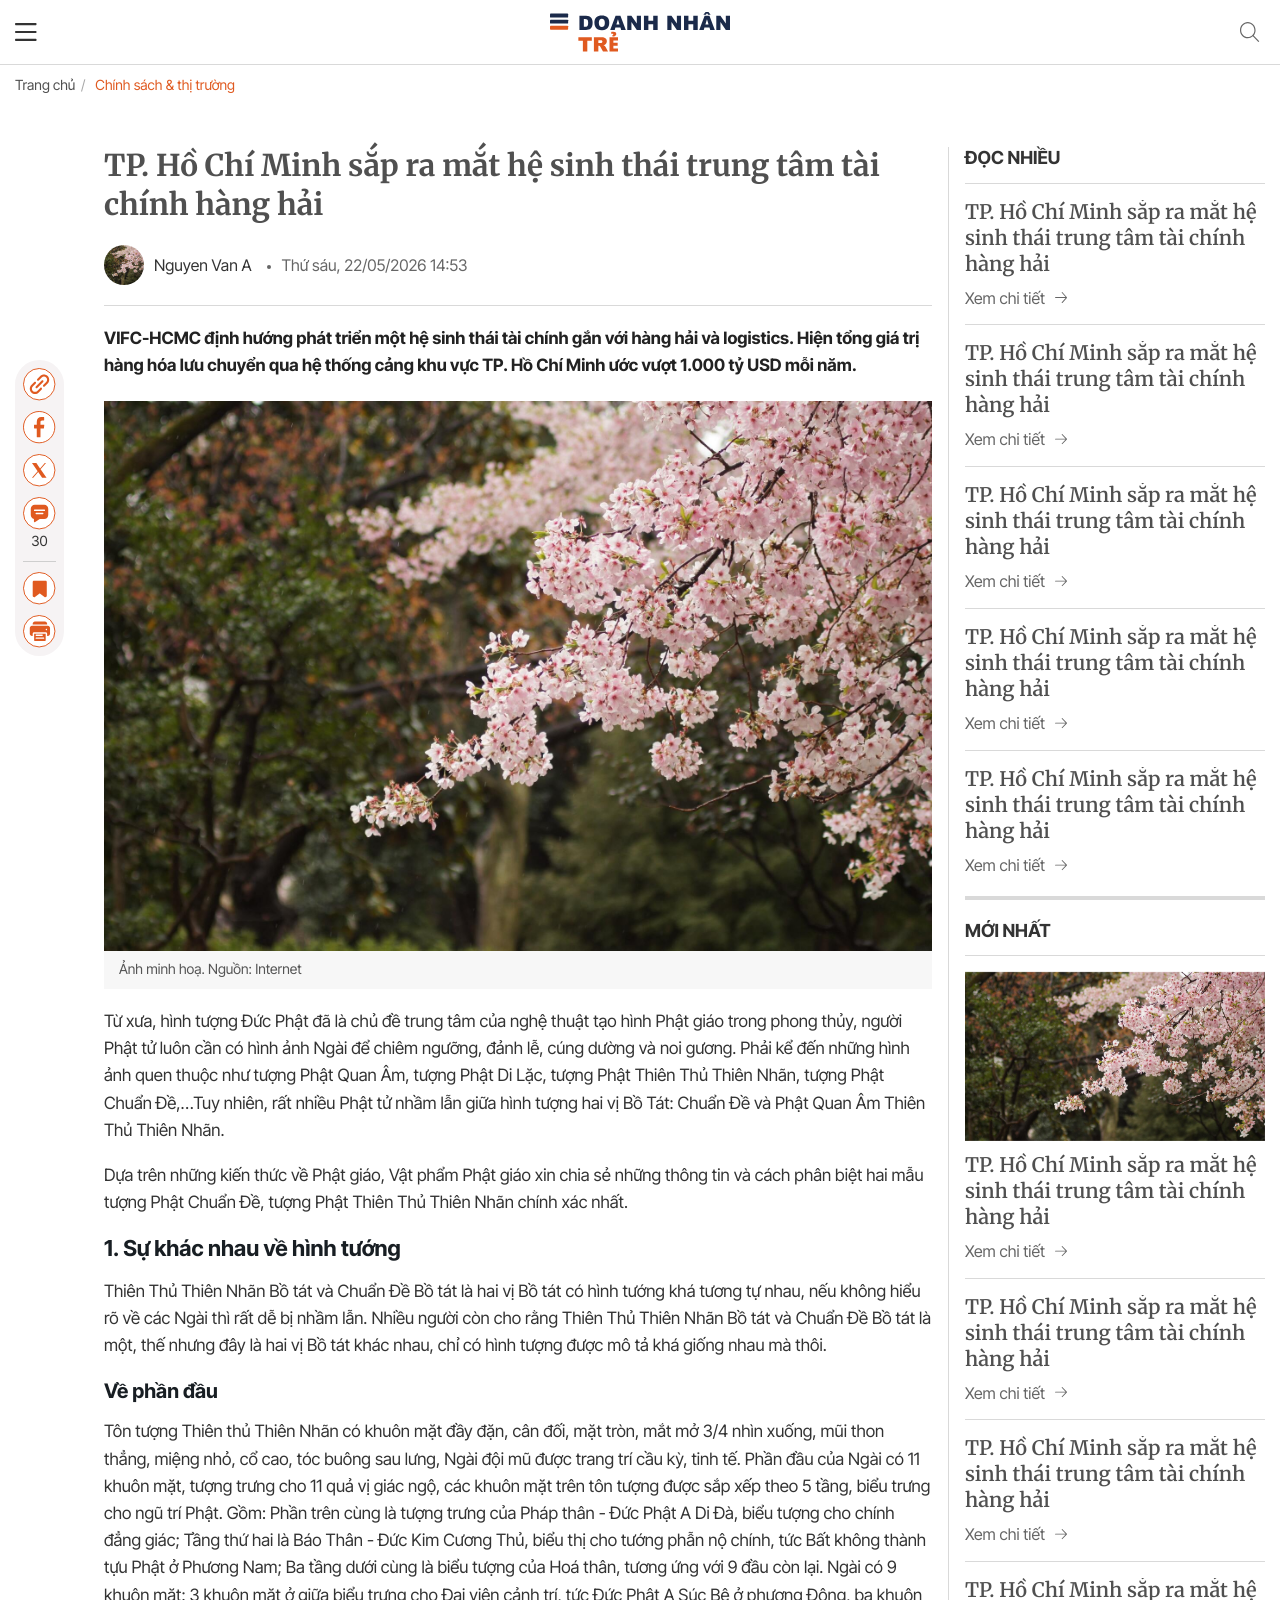
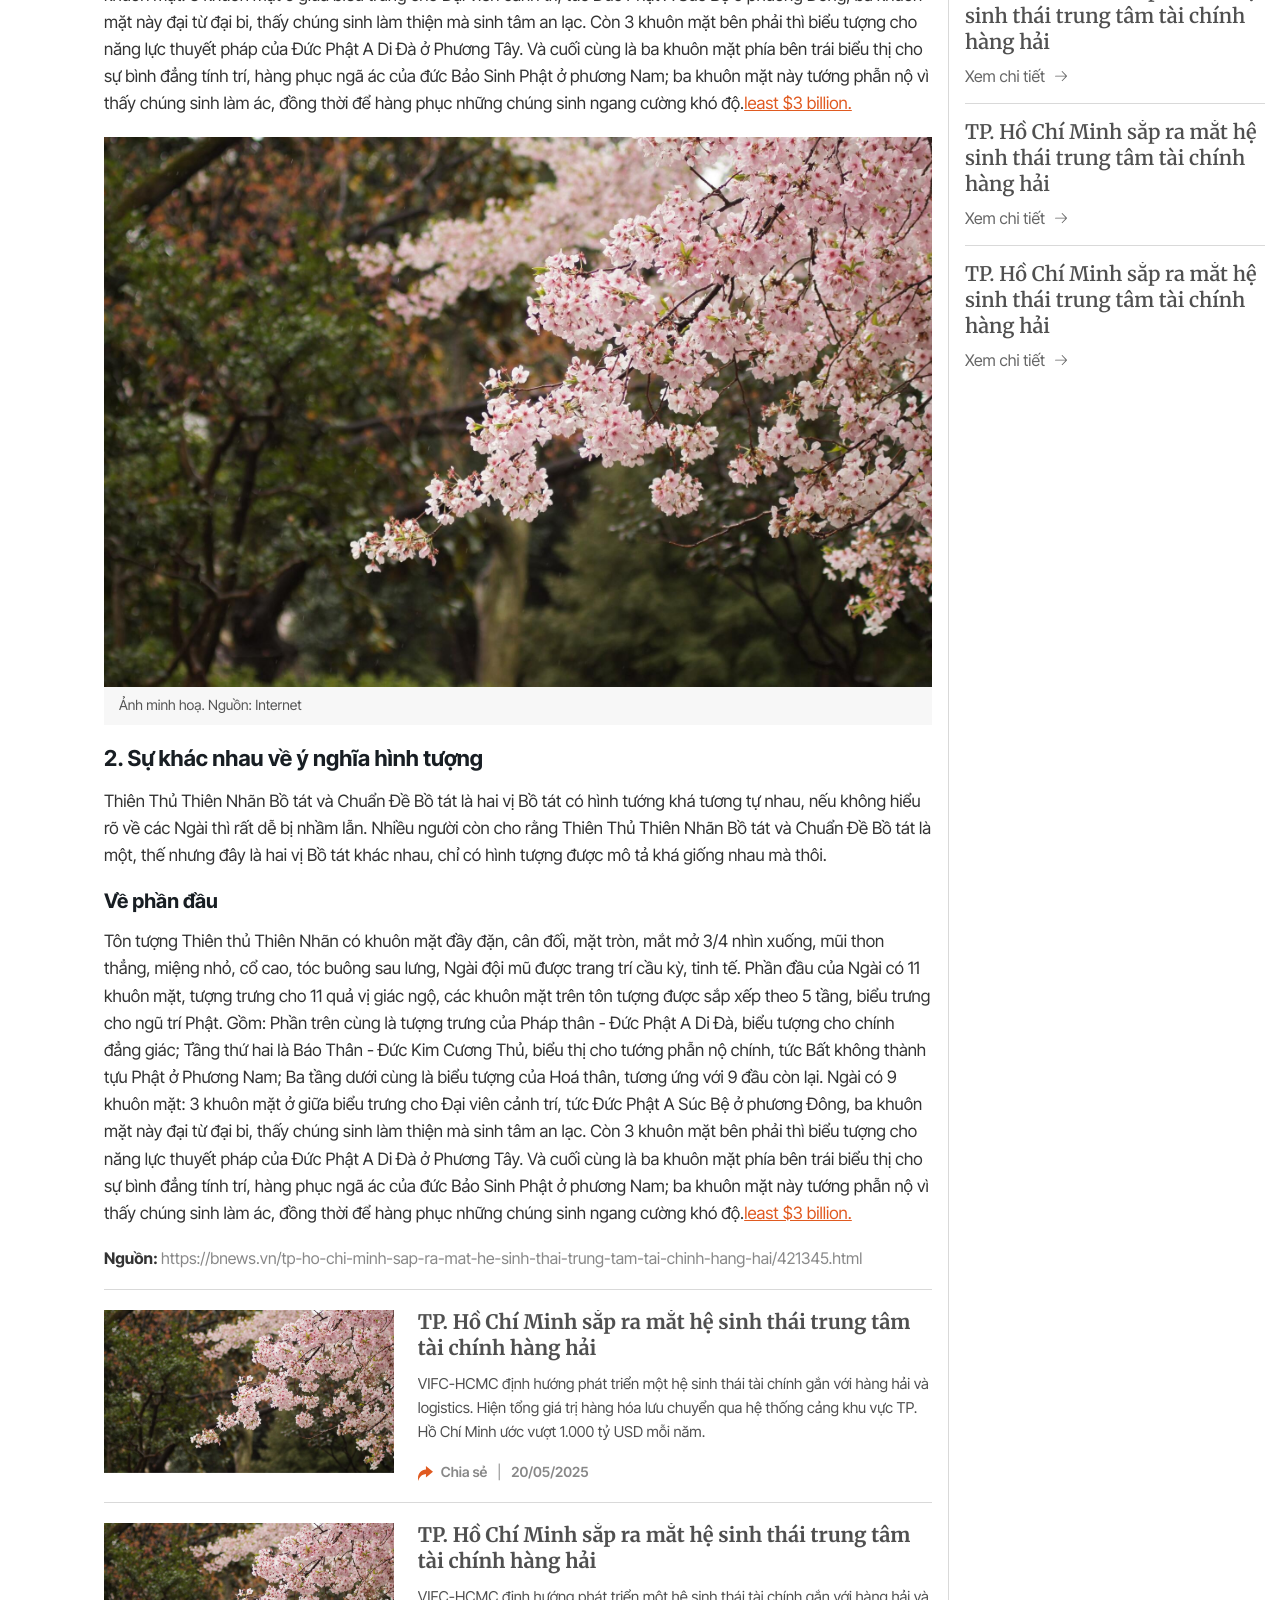
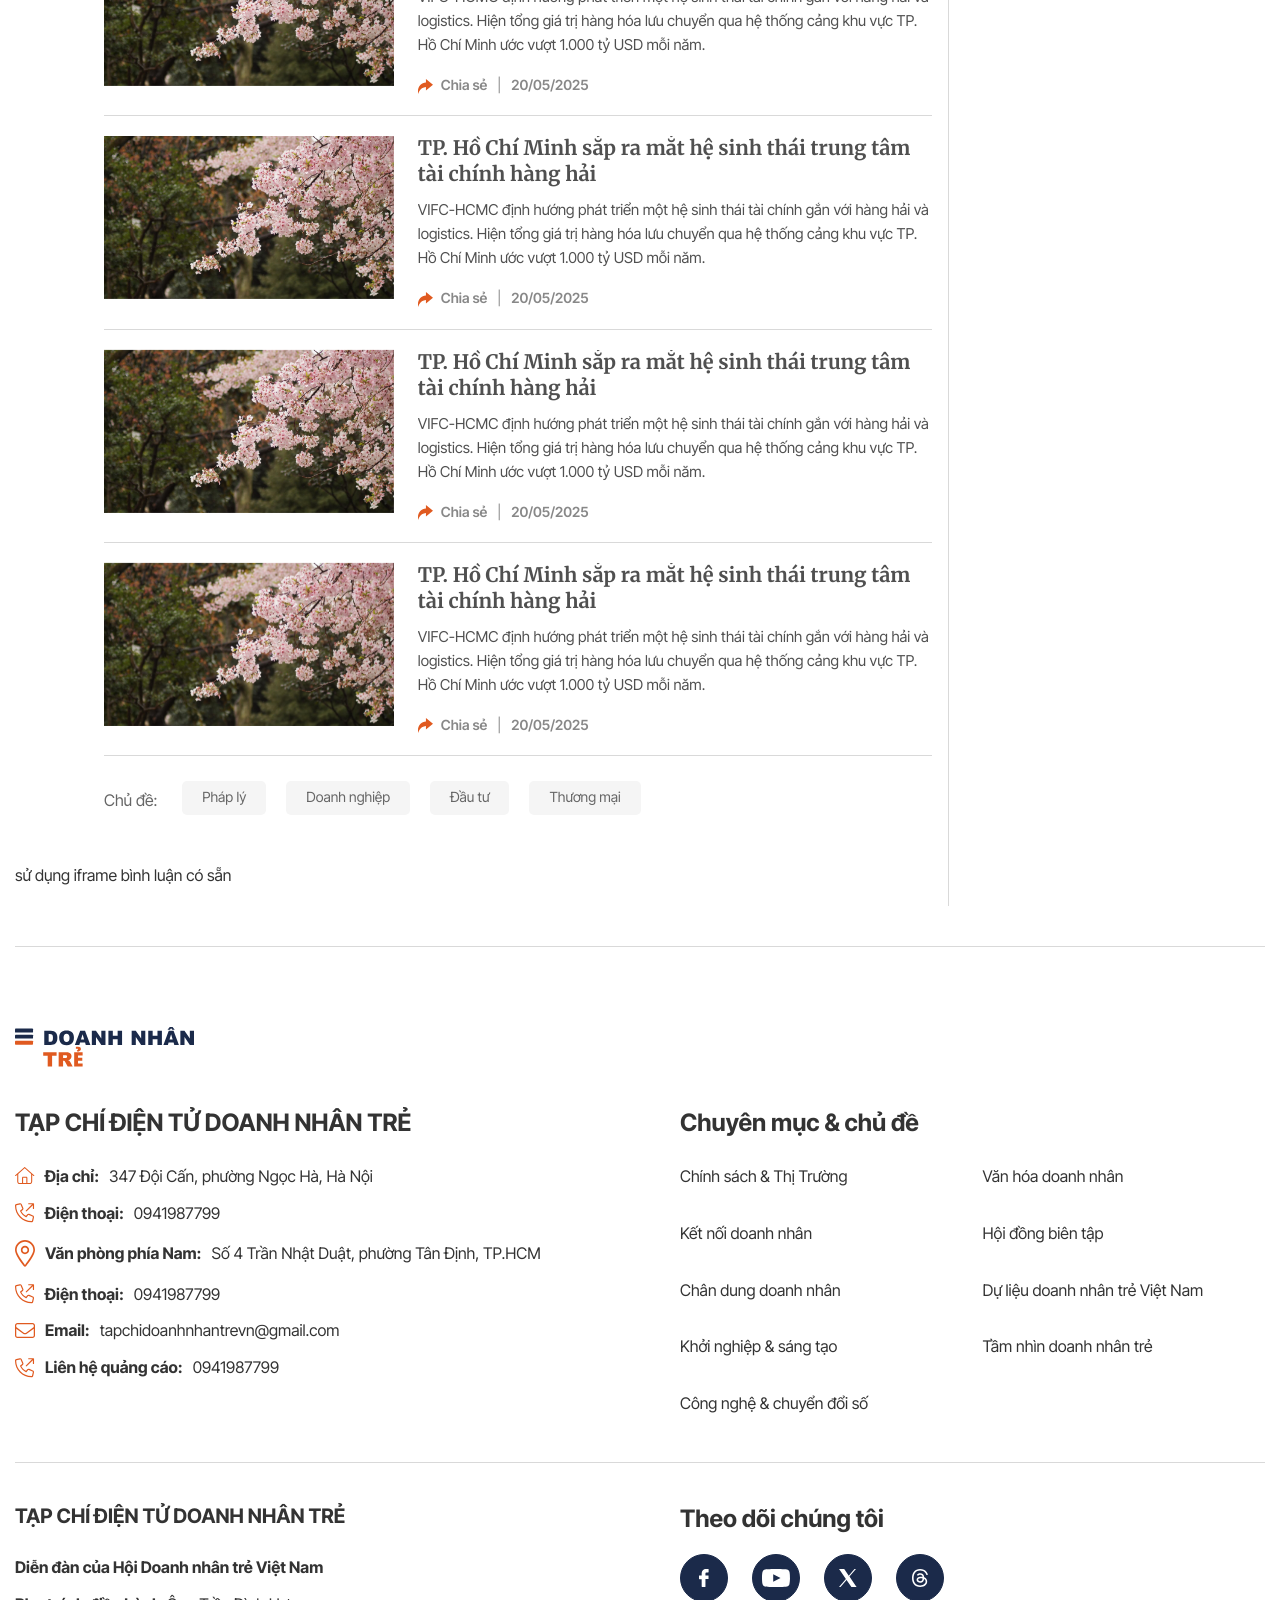
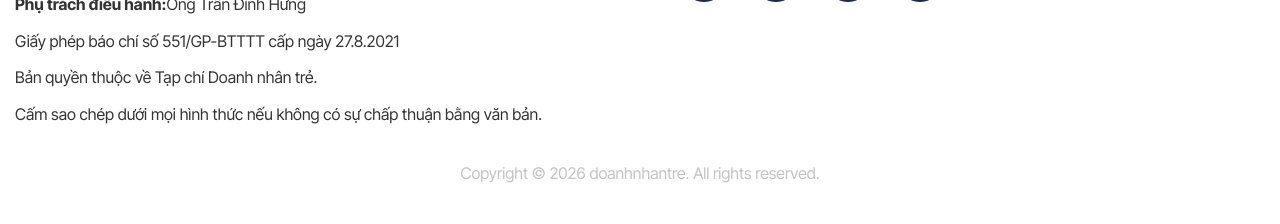
<file: detail.html>
<!DOCTYPE html>
<html lang="vi">
    <head>
        <meta charset="UTF-8" />
        <meta http-equiv="X-UA-Compatible" content="IE=edge" />
        <meta name="viewport" content="width=device-width, initial-scale=1.0" />
        <!-- favicon -->
        <link rel="shortcut icon" href="./images/favicon/favicon.ico" type="image/x-icon" />
        <!-- end favicon -->
        <title>Doanh nhân trẻ</title>
        <!-- font -->
        <link rel="preconnect" href="https://fonts.googleapis.com">
        <link rel="preconnect" href="https://fonts.gstatic.com" crossorigin>
        <link href="https://fonts.googleapis.com/css2?family=Inter+Tight:ital,wght@0,100..900;1,100..900&family=Merriweather:ital,opsz,wght@0,18..144,300..900;1,18..144,300..900&display=swap" rel="stylesheet">
        <!-- end font -->
        <link rel="stylesheet" href="./lib/swiper/swiper-bundle.min.css" />
        <link rel="stylesheet" href="./css/style.css" />
        <script src="./lib/jquery/jquery-3.7.1.min.js"></script>
    </head>

    <body>
        <!-- header -->
        <header id="header" class="header relative z-50 js__stickyHeader">
            <!-- pc -->
            <div class="d-3xl-block d-xl-none">
                <div class="header-desk relative z-10">
                    <!-- top -->
                    <div class="header-desk-top bg-white w-wrapper py-15">
                        <div class="header-desk-top__container w-1280 w-md-500 d-3xl-flex items-center justify-between">
                            <!-- left -->
                            <div class="left d-3xl-flex items-center">
                                <!-- logo -->
                                <div class="logo d-3xl-flex items-center gap-10">
                                    <a href="#" class="logo-img">
                                        <img src="./images/svg/logo.svg" alt="">
                                    </a>
                                </div>
                                <!-- end logo -->
                            </div>
                            <!-- end left -->

                            <!-- right -->
                            <div class="right d-3xl-flex items-center">
                                <!-- btn -->
                                <div>
                                    <a href="#" class="btn uppercase fs-14">Liên hệ quảng cáo</a>
                                </div>
                                <!-- end btn -->

                                <!-- search pc -->
                                <div class="search-desk js__searchDesk ml-24 pl-20 border-l-d9 relative">
                                    <div class="search-desk__icon js__searchIconDesk pointer bg-white">
                                        <img src="./images/svg/search-gray.svg" alt="">
                                    </div>
                                    <div class="search-desk__content js__searchContentDesk">
                                        <form action="search-desk__form">
                                            <div class="search-desk__group">
                                                <input type="text" class="search-desk__input js__searchInputDesk" placeholder="Tìm kiếm...">
                                            </div>
                                        </form>
                                    </div>
                                </div>
                                <!-- end search pc -->

                            </div>
                            <!-- end right -->
                        </div>
                    </div>
                    <!-- end top -->

                    <!-- menu -->
                    <div class="header-desk-menu bg-white w-wrapper relative bg-white border-t-d9 border-b-d9">
                        <div class="header-desk-menu__container w-1280 w-md-500 d-3xl-flex items-center justify-between">
                            <!-- navbar -->
                            <nav class="navbar flex-1">
                                <ul class="navbar-wrapper d-3xl-flex items-center justify-between">
                                    <!-- item -->
                                    <li class="navbar-item">
                                        <div class="navbar-item__heading d-3xl-flex items-center fw-400 fs-16">
                                            <a href="#" class="navbar-item__text flex-1 d-3xl-inline-block text-gray-33">Chính sách & Thị Trường</a>
                                        </div>
                                        <ul class="navbar-dropdown fs-14 scroll">
                                            <li class="navbar-dropdown__item">
                                                <a href="#" class="navbar-dropdown__link">Trong nước</a>
                                            </li>
                                            <li class="navbar-dropdown__item">
                                                <a href="#" class="navbar-dropdown__link">Quốc tế</a>
                                            </li>
                                            <li class="navbar-dropdown__item">
                                                <a href="#" class="navbar-dropdown__link">Tin phật sự</a>
                                            </li>
                                            <li class="navbar-dropdown__item">
                                                <a href="#" class="navbar-dropdown__link">Tin mới</a>
                                            </li>
                                        </ul>
                                    </li>
                                    <!-- end item -->
                                    <!-- item -->
                                    <li class="navbar-item">
                                        <div class="navbar-item__heading d-3xl-flex items-center fw-400 fs-16">
                                            <a href="#" class="navbar-item__text flex-1 d-3xl-inline-block text-gray-33">Kết nối doanh nhân</a>
                                        </div>
                                        <ul class="navbar-dropdown fs-14 scroll">
                                            <li class="navbar-dropdown__item">
                                                <a href="#" class="navbar-dropdown__link">Trong nước</a>
                                            </li>
                                            <li class="navbar-dropdown__item">
                                                <a href="#" class="navbar-dropdown__link">Quốc tế</a>
                                            </li>
                                            <li class="navbar-dropdown__item">
                                                <a href="#" class="navbar-dropdown__link">Tin phật sự</a>
                                            </li>
                                            <li class="navbar-dropdown__item">
                                                <a href="#" class="navbar-dropdown__link">Tin mới</a>
                                            </li>
                                        </ul>
                                    </li>
                                    <!-- end item -->
                                    <!-- item -->
                                    <li class="navbar-item">
                                        <div class="navbar-item__heading d-3xl-flex items-center fw-400 fs-16">
                                            <a href="#" class="navbar-item__text flex-1 d-3xl-inline-block text-gray-33">Khởi nghiệp & sáng tạo</a>
                                        </div>
                                        <ul class="navbar-dropdown fs-14 scroll">
                                            <li class="navbar-dropdown__item">
                                                <a href="#" class="navbar-dropdown__link">Trong nước</a>
                                            </li>
                                            <li class="navbar-dropdown__item">
                                                <a href="#" class="navbar-dropdown__link">Quốc tế</a>
                                            </li>
                                            <li class="navbar-dropdown__item">
                                                <a href="#" class="navbar-dropdown__link">Tin phật sự</a>
                                            </li>
                                            <li class="navbar-dropdown__item">
                                                <a href="#" class="navbar-dropdown__link">Tin mới</a>
                                            </li>
                                        </ul>
                                    </li>
                                    <!-- end item -->
                                    <!-- item -->
                                    <li class="navbar-item">
                                        <div class="navbar-item__heading d-3xl-flex items-center fw-400 fs-16">
                                            <a href="#" class="navbar-item__text flex-1 d-3xl-inline-block text-gray-33">Chân dung doanh nhân</a>
                                        </div>
                                        <ul class="navbar-dropdown fs-14 scroll">
                                            <li class="navbar-dropdown__item">
                                                <a href="#" class="navbar-dropdown__link">Trong nước</a>
                                            </li>
                                            <li class="navbar-dropdown__item">
                                                <a href="#" class="navbar-dropdown__link">Quốc tế</a>
                                            </li>
                                            <li class="navbar-dropdown__item">
                                                <a href="#" class="navbar-dropdown__link">Tin phật sự</a>
                                            </li>
                                            <li class="navbar-dropdown__item">
                                                <a href="#" class="navbar-dropdown__link">Tin mới</a>
                                            </li>
                                        </ul>
                                    </li>
                                    <!-- end item -->
                                    <!-- item -->
                                    <li class="navbar-item">
                                        <div class="navbar-item__heading d-3xl-flex items-center fw-400 fs-16">
                                            <a href="#" class="navbar-item__text flex-1 d-3xl-inline-block text-gray-33">Công nghệ & chuyển đối số</a>
                                        </div>
                                        <ul class="navbar-dropdown fs-14 scroll">
                                            <li class="navbar-dropdown__item">
                                                <a href="#" class="navbar-dropdown__link">Trong nước</a>
                                            </li>
                                            <li class="navbar-dropdown__item">
                                                <a href="#" class="navbar-dropdown__link">Quốc tế</a>
                                            </li>
                                            <li class="navbar-dropdown__item">
                                                <a href="#" class="navbar-dropdown__link">Tin phật sự</a>
                                            </li>
                                            <li class="navbar-dropdown__item">
                                                <a href="#" class="navbar-dropdown__link">Tin mới</a>
                                            </li>
                                        </ul>
                                    </li>
                                    <!-- end item -->
                                    <!-- item -->
                                    <li class="navbar-item">
                                        <div class="navbar-item__heading d-3xl-flex items-center fw-400 fs-16">
                                            <a href="#" class="navbar-item__text flex-1 d-3xl-inline-block text-gray-33">Dự liệu doanh nhân trẻ</a>
                                        </div>
                                        <ul class="navbar-dropdown fs-14 scroll">
                                            <li class="navbar-dropdown__item">
                                                <a href="#" class="navbar-dropdown__link">Trong nước</a>
                                            </li>
                                            <li class="navbar-dropdown__item">
                                                <a href="#" class="navbar-dropdown__link">Quốc tế</a>
                                            </li>
                                            <li class="navbar-dropdown__item">
                                                <a href="#" class="navbar-dropdown__link">Tin phật sự</a>
                                            </li>
                                            <li class="navbar-dropdown__item">
                                                <a href="#" class="navbar-dropdown__link">Tin mới</a>
                                            </li>
                                        </ul>
                                    </li>
                                    <!-- end item -->
                                    <!-- item -->
                                    <li class="navbar-item">
                                        <div class="navbar-item__heading d-3xl-flex items-center fw-400 fs-16">
                                            <a href="#" class="navbar-item__text flex-1 d-3xl-inline-block text-gray-33">Hội đồng biên tập</a>
                                        </div>
                                        <ul class="navbar-dropdown fs-14 scroll">
                                            <li class="navbar-dropdown__item">
                                                <a href="#" class="navbar-dropdown__link">Trong nước</a>
                                            </li>
                                            <li class="navbar-dropdown__item">
                                                <a href="#" class="navbar-dropdown__link">Quốc tế</a>
                                            </li>
                                            <li class="navbar-dropdown__item">
                                                <a href="#" class="navbar-dropdown__link">Tin phật sự</a>
                                            </li>
                                            <li class="navbar-dropdown__item">
                                                <a href="#" class="navbar-dropdown__link">Tin mới</a>
                                            </li>
                                        </ul>
                                    </li>
                                    <!-- end item -->
                                </ul>
                            </nav>
                            <!-- end navbar -->
                        </div>
                    </div>
                    <!-- end menu -->
                </div>
            </div>
            <!-- end pc -->
             
            <!-- mb -->
            <div class="d-3xl-none d-xl-block">
                <div class="header-mb relative z-10 border-b-d9">
                    <!-- bot -->
                    <div class="header-mb-bot w-wrapper bg-white">
                        <div class="header-mb-bot__container w-1280 d-3xl-flex items-center justify-between py-12">
                            <!-- left -->
                            <div class="left flex-1">
                                <!-- submenu -->
                                <div class="sub-menu">
                                    <!-- icon bar -->
                                    <div class="icon-bar js__clickShowMenuMb">
                                        <img src="./images/svg/bar-black.svg" alt="">
                                    </div>
                                    <!-- end icon bar -->
                                    <!-- content -->
                                    <div class="sub-menu__content">
                                        <!-- close -->
                                        <div class="sub-menu__close js__closeSubMenu d-3xl-flex items-center">
                                            <img src="./images/svg/close-gray.svg" alt="">
                                        </div>
                                        <!-- end close -->
            
                                        <div class="sub-menu__container">
                                            <!-- list -->
                                            <div class="sub-menu__list">
                                                <!-- item -->
                                                <div class="sub-menu__item px-20">
                                                    <!-- heading -->
                                                    <div class="heading-sub d-3xl-flex items-center justify-between py-15 text-gray-2b">
                                                        <h3 class="heading-sub__title fs-15 fw-500">
                                                            <a href="#">Chính sách & Thị trường</a>
                                                        </h3>
                                                        <div class="heading-sub__arrow js__dropDown">
                                                            <img src="./images/svg/arrow-down-gray.svg" alt="">
                                                        </div>
                                                    </div>
                                                    <!-- end heading -->
            
                                                    <!-- sub menu list -->
                                                    <ul class="list-sub js__listSubMenu">
                                                        <li class="item-sub">
                                                            <a href="#" class="item-sub__link fs-14">Release Calender</a>
                                                        </li>
                                                        <li class="item-sub">
                                                            <a href="#" class="item-sub__link fs-14">Release Calender</a>
                                                        </li>
                                                        <li class="item-sub">
                                                            <a href="#" class="item-sub__link fs-14">Release Calender</a>
                                                        </li>
                                                    </ul>
                                                    <!-- end sub menu list -->
                                                </div>
                                                <!-- end item -->
                                                <!-- item -->
                                                <div class="sub-menu__item px-20">
                                                    <!-- heading -->
                                                    <div class="heading-sub d-3xl-flex items-center justify-between py-15 text-gray-2b">
                                                        <h3 class="heading-sub__title fs-15 fw-500">
                                                            <a href="#">Chính sách & Thị trường</a>
                                                        </h3>
                                                        <div class="heading-sub__arrow js__dropDown">
                                                            <img src="./images/svg/arrow-down-gray.svg" alt="">
                                                        </div>
                                                    </div>
                                                    <!-- end heading -->
            
                                                    <!-- sub menu list -->
                                                    <ul class="list-sub js__listSubMenu">
                                                        <li class="item-sub">
                                                            <a href="#" class="item-sub__link fs-14">Release Calender</a>
                                                        </li>
                                                        <li class="item-sub">
                                                            <a href="#" class="item-sub__link fs-14">Release Calender</a>
                                                        </li>
                                                        <li class="item-sub">
                                                            <a href="#" class="item-sub__link fs-14">Release Calender</a>
                                                        </li>
                                                    </ul>
                                                    <!-- end sub menu list -->
                                                </div>
                                                <!-- end item -->
                                                <!-- item -->
                                                <div class="sub-menu__item px-20">
                                                    <!-- heading -->
                                                    <div class="heading-sub d-3xl-flex items-center justify-between py-15 text-gray-2b">
                                                        <h3 class="heading-sub__title fs-15 fw-500">
                                                            <a href="#">Chính sách & Thị trường</a>
                                                        </h3>
                                                        <div class="heading-sub__arrow js__dropDown">
                                                            <img src="./images/svg/arrow-down-gray.svg" alt="">
                                                        </div>
                                                    </div>
                                                    <!-- end heading -->
            
                                                    <!-- sub menu list -->
                                                    <ul class="list-sub js__listSubMenu">
                                                        <li class="item-sub">
                                                            <a href="#" class="item-sub__link fs-14">Release Calender</a>
                                                        </li>
                                                        <li class="item-sub">
                                                            <a href="#" class="item-sub__link fs-14">Release Calender</a>
                                                        </li>
                                                        <li class="item-sub">
                                                            <a href="#" class="item-sub__link fs-14">Release Calender</a>
                                                        </li>
                                                    </ul>
                                                    <!-- end sub menu list -->
                                                </div>
                                                <!-- end item -->
                                                <!-- item -->
                                                <div class="sub-menu__item px-20">
                                                    <!-- heading -->
                                                    <div class="heading-sub d-3xl-flex items-center justify-between py-15 text-gray-2b">
                                                        <h3 class="heading-sub__title fs-15 fw-500">
                                                            <a href="#">Chính sách & Thị trường</a>
                                                        </h3>
                                                        <div class="heading-sub__arrow js__dropDown">
                                                            <img src="./images/svg/arrow-down-gray.svg" alt="">
                                                        </div>
                                                    </div>
                                                    <!-- end heading -->
            
                                                    <!-- sub menu list -->
                                                    <ul class="list-sub js__listSubMenu">
                                                        <li class="item-sub">
                                                            <a href="#" class="item-sub__link fs-14">Release Calender</a>
                                                        </li>
                                                        <li class="item-sub">
                                                            <a href="#" class="item-sub__link fs-14">Release Calender</a>
                                                        </li>
                                                        <li class="item-sub">
                                                            <a href="#" class="item-sub__link fs-14">Release Calender</a>
                                                        </li>
                                                    </ul>
                                                    <!-- end sub menu list -->
                                                </div>
                                                <!-- end item -->
                                                <!-- item -->
                                                <div class="sub-menu__item px-20">
                                                    <!-- heading -->
                                                    <div class="heading-sub d-3xl-flex items-center justify-between py-15 text-gray-2b">
                                                        <h3 class="heading-sub__title fs-15 fw-500">
                                                            <a href="#">Chính sách & Thị trường</a>
                                                        </h3>
                                                        <div class="heading-sub__arrow js__dropDown">
                                                            <img src="./images/svg/arrow-down-gray.svg" alt="">
                                                        </div>
                                                    </div>
                                                    <!-- end heading -->
            
                                                    <!-- sub menu list -->
                                                    <ul class="list-sub js__listSubMenu">
                                                        <li class="item-sub">
                                                            <a href="#" class="item-sub__link fs-14">Release Calender</a>
                                                        </li>
                                                        <li class="item-sub">
                                                            <a href="#" class="item-sub__link fs-14">Release Calender</a>
                                                        </li>
                                                        <li class="item-sub">
                                                            <a href="#" class="item-sub__link fs-14">Release Calender</a>
                                                        </li>
                                                    </ul>
                                                    <!-- end sub menu list -->
                                                </div>
                                                <!-- end item -->
                                                <!-- item -->
                                                <div class="sub-menu__item px-20">
                                                    <!-- heading -->
                                                    <div class="heading-sub d-3xl-flex items-center justify-between py-15 text-gray-2b">
                                                        <h3 class="heading-sub__title fs-15 fw-500">
                                                            <a href="#">Chính sách & Thị trường</a>
                                                        </h3>
                                                        <div class="heading-sub__arrow js__dropDown">
                                                            <img src="./images/svg/arrow-down-gray.svg" alt="">
                                                        </div>
                                                    </div>
                                                    <!-- end heading -->
            
                                                    <!-- sub menu list -->
                                                    <ul class="list-sub js__listSubMenu">
                                                        <li class="item-sub">
                                                            <a href="#" class="item-sub__link fs-14">Release Calender</a>
                                                        </li>
                                                        <li class="item-sub">
                                                            <a href="#" class="item-sub__link fs-14">Release Calender</a>
                                                        </li>
                                                        <li class="item-sub">
                                                            <a href="#" class="item-sub__link fs-14">Release Calender</a>
                                                        </li>
                                                    </ul>
                                                    <!-- end sub menu list -->
                                                </div>
                                                <!-- end item -->
                                                <!-- item -->
                                                <div class="sub-menu__item px-20">
                                                    <!-- heading -->
                                                    <div class="heading-sub d-3xl-flex items-center justify-between py-15 text-gray-2b">
                                                        <h3 class="heading-sub__title fs-15 fw-500">
                                                            <a href="#">Chính sách & Thị trường</a>
                                                        </h3>
                                                        <div class="heading-sub__arrow js__dropDown">
                                                            <img src="./images/svg/arrow-down-gray.svg" alt="">
                                                        </div>
                                                    </div>
                                                    <!-- end heading -->
            
                                                    <!-- sub menu list -->
                                                    <ul class="list-sub js__listSubMenu">
                                                        <li class="item-sub">
                                                            <a href="#" class="item-sub__link fs-14">Release Calender</a>
                                                        </li>
                                                        <li class="item-sub">
                                                            <a href="#" class="item-sub__link fs-14">Release Calender</a>
                                                        </li>
                                                        <li class="item-sub">
                                                            <a href="#" class="item-sub__link fs-14">Release Calender</a>
                                                        </li>
                                                    </ul>
                                                    <!-- end sub menu list -->
                                                </div>
                                                <!-- end item -->
                                                
                                            </div>
                                            <!-- end list -->

                                            <!-- btn -->
                                            <div class="sub-menu__bot d-3xl-flex items-center justify-center pb-10 pt-30">
                                                <a href="#" class="btn uppercase fs-14">Liên hệ quảng cáo</a>
                                            </div>
                                            <!-- end btn -->
                                        </div>
                                    </div>
                                    <!-- end content -->
                                    <div class="overlay js__overlay"></div>
                                </div>
                                <!-- end submenu -->
                            </div>
                            <!-- end left -->
                            <!-- center -->
                            <div class="center flex-0">
                                <!-- logo -->
                                <div class="logo">
                                    <a href="#" class="logo-img">
                                        <img src="./images/svg/logo.svg" alt="">
                                    </a>
                                </div>
                                <!-- end logo -->
                            </div>
                            <!-- end center -->
    
                            <!-- right -->
                            <div class="right flex-1 d-3xl-flex items-center justify-end">
                                <!-- search mb -->
                                <div class="search-mb">
                                    <div class="search-mb__icon js__searchMb">
                                        <img src="./images/svg/search-gray.svg" alt="">
                                    </div>
                                    <!-- form -->
                                    <div class="header-search-mb__form h-60 w-full js__formSearchMb shadow">
                                        <form action="" class="w-full h-full">
                                            <div class="relative w-full h-full">
                                                <input type="text" class="header-search-input w-full h-full p-12 fs-16 js__focusSearchMb" placeholder="Search...">
                                                <div class="header-search-btn absolute h-full d-3xl-flex items-center p-8 js__closeSearchMb icon-20">
                                                    <img src="./images/svg/close-gray.svg" alt="">
                                                </div>
                                            </div>
                                        </form>
                                    </div>
                                    <!-- end form -->
                                </div>
                                <!-- end search mb -->
                            </div>
                            <!-- end right -->
                        </div>
                    </div>
                   <!-- end bot -->
                </div>
            </div>
            <!-- end mb -->

        </header>
        <!-- end header -->
        <!-- main -->
        <main id="main" class="main">

            <!-- breadcrumb -->
            <div class="breadcrumb w-wrapper">
                <div class="breadcrumb-container w-1280 d-3xl-flex items-center h-full w-full">
                    <!-- item -->
                    <div class="breadcrumb-item fs-14 h-full d-3xl-flex items-center">
                        <a href="/" class="breadcrumb-link">Trang chủ</a>
                    </div>
                    <!-- end item -->
                    <!-- item -->
                    <div class="breadcrumb-item fs-14 h-full d-3xl-flex items-center active">
                        <a href="#" class="breadcrumb-link">Chính sách & thị trường</a>
                    </div>
                    <!-- end item -->
                    
                </div>
            </div>
            <!-- end breadcrumb -->
            <!-- primary -->
            <section class="detail-primary relative w-wrapper z-10">
                <div class="detail-primary__container w-1280 w-md-500 relative block-quaternary border-b-d9 py-40 py-md-20">
                    <!-- left -->
                    <div class="detail-primary__left block-quaternary__left">
                        <div class="detail-box-first d-3xl-flex mb-20">
                            <!-- share detail -->
                            <div class="share-detail flex-0 relative d-3xl-block d-md-none">
                                <div class="share-detail__container">
                                    <ul class="share-detail__list">
                                        <li class="share-detail__item">
                                            <a href="#" class="share-detail__link">
                                                <img src="./images/svg/link-orange-2.svg" alt="">
                                            </a>
                                        </li>
                                        <li class="share-detail__item">
                                            <a href="#" class="share-detail__link">
                                                <img src="./images/svg/fb-orange-2.svg" alt="">
                                            </a>
                                        </li>
                                        <li class="share-detail__item">
                                            <a href="#" class="share-detail__link">
                                                <img src="./images/svg/x-orange-2.svg" alt="">
                                            </a>
                                        </li>
                                        <li class="share-detail__item">
                                            <a href="#" class="share-detail__link">
                                                <img src="./images/svg/cmt-orange-2.svg" alt="">
                                            </a>
                                            <span class="fs-14">30</span>
                                        </li>
                                        <li class="share-detail__item share-detail__item--bookmark">
                                            <a href="#" class="share-detail__link">
                                                <img src="./images/svg/bookmark-orange-2.svg" alt="">
                                            </a>
                                        </li>
                                        <li class="share-detail__item">
                                            <div onclick="window.print()" class="share-detail__link pointer">
                                                    <img src="./images/svg/print-oragne-2.svg" alt="">
                                            </div>
                                        </li>

                                        
                                    </ul>
                                </div>
                            </div>
                            <!-- end share detail -->
                            
                            <!-- detail content-->
                            <div class="detail-content flex-1 pl-40">
                                <!-- detail title -->
                                <h1 class="detail-title">
                                    TP. Hồ Chí Minh sắp ra mắt hệ sinh thái trung tâm tài chính hàng hải
                                </h1>
                                <!-- end detail title -->

                                <!-- action -->
                                <div class="detail-action d-3xl-flex d-lg-block items-center justify-between">
                                    <!-- left -->
                                    <div class="detail-action__left d-3xl-flex items-center">
                                        <!-- author -->
                                        <div class="detail-author d-3xl-flex items-center mr-15">
                                            <!-- img -->
                                            <div class="detail-author__img flex-0">
                                                <a href="#" class="">
                                                    <img src="./images/2.jpg" alt="">
                                                </a>
                                            </div>
                                            <!-- end img -->

                                            <!-- name -->
                                            <div class="detail-author__name flex-1 pl-10 fs-16 text-gray-33">
                                                <a href="#">Nguyen Van A</a>
                                            </div>
                                            <!-- end name -->
                                        </div>
                                        <!-- end author -->
                                        <!-- timme -->
                                        <div class="time fs-16 text-gray-66">
                                            <span class="time-text">Thứ sáu, 22/05/2026 14:53</span>
                                        </div>
                                        <!-- end timme -->

                                    </div>
                                    <!-- end left -->
                                  
                                </div>
                                <!-- end action -->

                                <!-- detail sapo -->
                                <div class="detail-sapo">
                                   <p>VIFC-HCMC định hướng phát triển một hệ sinh thái tài chính gắn với hàng hải và logistics. Hiện tổng giá trị hàng hóa lưu chuyển qua hệ thống cảng khu vực TP. Hồ Chí Minh ước vượt 1.000 tỷ USD mỗi năm.</p>
                                
                                </div>
                                <!-- end detail sapo -->
                                <div id="explus-editor">
                                    <figure class="expNoEdit">
                                        <a data-fancybox="gallery" href="./images/2.jpg" data-caption="VNG từng dự kiến IPO tại Mỹ. Ảnh Vneconomy">
                                            <img src="./images/2.jpg" alt="">
                                          </a>
                                          <figcaption>
                                            <h2 class="expEdit">
                                                Ảnh minh hoạ. Nguồn: Internet
                                            </h2>
                                        </figcaption>
                                    </figure>
                                    <p>Từ xưa, hình tượng Đức Phật đã là chủ đề trung tâm của nghệ thuật tạo hình Phật giáo trong phong thủy, người Phật tử luôn cần có hình ảnh Ngài để chiêm ngưỡng, đảnh lễ, cúng dường và noi gương. Phải kể đến những hình ảnh quen thuộc như tượng Phật Quan Âm, tượng Phật Di Lặc, tượng Phật Thiên Thủ Thiên Nhãn, tượng Phật Chuẩn Đề,…Tuy nhiên, rất nhiều Phật tử nhầm lẫn giữa hình tượng hai vị Bồ Tát: Chuẩn Đề và Phật Quan Âm Thiên Thủ Thiên Nhãn.</p>
                                    <p>Dựa trên những kiến thức về Phật giáo, Vật phẩm Phật giáo xin chia sẻ những thông tin và cách phân biệt hai mẫu tượng Phật Chuẩn Đề, tượng Phật Thiên Thủ Thiên Nhãn chính xác nhất.</p>
                                    <h2>1. Sự khác nhau về hình tướng</h2>
                                    <p> Thiên Thủ Thiên Nhãn Bồ tát và Chuẩn Đề Bồ tát là hai vị Bồ tát có hình tướng khá tương tự nhau, nếu không hiểu rõ về các Ngài thì rất dễ bị nhầm lẫn. Nhiều người còn cho rằng Thiên Thủ Thiên Nhãn Bồ tát và Chuẩn Đề Bồ tát là một, thế nhưng đây là hai vị Bồ tát khác nhau, chỉ có hình tượng được mô tả khá giống nhau mà thôi.</p>
                                    <h3>Về phần đầu</h3>
                                    <p>Tôn tượng Thiên thủ Thiên Nhãn có khuôn mặt đầy đặn, cân đối, mặt tròn, mắt mở 3/4 nhìn xuống, mũi thon thẳng, miệng nhỏ, cổ cao, tóc buông sau lưng, Ngài đội mũ được trang trí cầu kỳ, tinh tế. Phần đầu của Ngài có 11 khuôn mặt, tượng trưng cho 11 quả vị giác ngộ, các khuôn mặt trên tôn tượng được sắp xếp theo 5 tầng, biểu trưng cho ngũ trí Phật. Gồm: Phần trên cùng là tượng trưng của Pháp thân - Đức Phật A Di Đà, biểu tượng cho chính đẳng giác; Tầng thứ hai là Báo Thân - Đức Kim Cương Thủ, biểu thị cho tướng phẫn nộ chính, tức Bất không thành tựu Phật ở Phương Nam; Ba tầng dưới cùng là biểu tượng của Hoá thân, tương ứng với 9 đầu còn lại. Ngài có 9 khuôn mặt: 3 khuôn mặt ở giữa biểu trưng cho Đại viên cảnh trí, tức Đức Phật A Súc Bệ ở phương Đông, ba khuôn mặt này đại từ đại bi, thấy chúng sinh làm thiện mà sinh tâm an lạc. Còn 3 khuôn mặt bên phải thì biểu tượng cho năng lực thuyết pháp của Đức Phật A Di Đà ở Phương Tây. Và cuối cùng là ba khuôn mặt phía bên trái biểu thị cho sự bình đẳng tính trí, hàng phục ngã ác của đức Bảo Sinh Phật ở phương Nam; ba khuôn mặt này tướng phẫn nộ vì thấy chúng sinh làm ác, đồng thời để hàng phục những chúng sinh ngang cường khó độ.<a href="#">least $3 billion.</a></p>
                                    <figure class="expNoEdit">
                                        <a data-fancybox="gallery" href="./images/2.jpg" data-caption="VNG từng dự kiến IPO tại Mỹ. Ảnh Vneconomy">
                                            <img src="./images/2.jpg" alt="">
                                          </a>
                                          <figcaption>
                                            <h2 class="expEdit">
                                                Ảnh minh hoạ. Nguồn: Internet
                                            </h2>
                                        </figcaption>
                                    </figure>
                                    <h2>2. Sự khác nhau về ý nghĩa hình tượng</h2>
                                    <p> Thiên Thủ Thiên Nhãn Bồ tát và Chuẩn Đề Bồ tát là hai vị Bồ tát có hình tướng khá tương tự nhau, nếu không hiểu rõ về các Ngài thì rất dễ bị nhầm lẫn. Nhiều người còn cho rằng Thiên Thủ Thiên Nhãn Bồ tát và Chuẩn Đề Bồ tát là một, thế nhưng đây là hai vị Bồ tát khác nhau, chỉ có hình tượng được mô tả khá giống nhau mà thôi.</p>
                                    <h3>Về phần đầu</h3>
                                    <p>Tôn tượng Thiên thủ Thiên Nhãn có khuôn mặt đầy đặn, cân đối, mặt tròn, mắt mở 3/4 nhìn xuống, mũi thon thẳng, miệng nhỏ, cổ cao, tóc buông sau lưng, Ngài đội mũ được trang trí cầu kỳ, tinh tế. Phần đầu của Ngài có 11 khuôn mặt, tượng trưng cho 11 quả vị giác ngộ, các khuôn mặt trên tôn tượng được sắp xếp theo 5 tầng, biểu trưng cho ngũ trí Phật. Gồm: Phần trên cùng là tượng trưng của Pháp thân - Đức Phật A Di Đà, biểu tượng cho chính đẳng giác; Tầng thứ hai là Báo Thân - Đức Kim Cương Thủ, biểu thị cho tướng phẫn nộ chính, tức Bất không thành tựu Phật ở Phương Nam; Ba tầng dưới cùng là biểu tượng của Hoá thân, tương ứng với 9 đầu còn lại. Ngài có 9 khuôn mặt: 3 khuôn mặt ở giữa biểu trưng cho Đại viên cảnh trí, tức Đức Phật A Súc Bệ ở phương Đông, ba khuôn mặt này đại từ đại bi, thấy chúng sinh làm thiện mà sinh tâm an lạc. Còn 3 khuôn mặt bên phải thì biểu tượng cho năng lực thuyết pháp của Đức Phật A Di Đà ở Phương Tây. Và cuối cùng là ba khuôn mặt phía bên trái biểu thị cho sự bình đẳng tính trí, hàng phục ngã ác của đức Bảo Sinh Phật ở phương Nam; ba khuôn mặt này tướng phẫn nộ vì thấy chúng sinh làm ác, đồng thời để hàng phục những chúng sinh ngang cường khó độ.<a href="#">least $3 billion.</a></p>
                                    

                                </div>

                                <!-- source -->
                                <div class="detail-source my-20 pb-20 border-b-d9">
                                    <strong>Nguồn: </strong>
                                    <span class="text-gray-88">https://bnews.vn/tp-ho-chi-minh-sap-ra-mat-he-sinh-thai-trung-tam-tai-chinh-hang-hai/421345.html</span>
                                </div>
                                <!-- end source -->

                                <!-- related news -->
                                <div class="box-four">
                                    <!-- article list -->
                                    <div class="box-four__list last-article">
                                        <!-- article -->
                                        <div class="article d-3xl-flex d-md-block gap-24 py-20 py-md-15 border-b-d9">
                                            <!-- img -->
                                            <div class="article-img w-35 w-md-full flex-0">
                                                <a href="#" class="ratio-16x9">
                                                    <img src="./images/2.jpg" alt="">
                                                </a>
                                            </div>
                                            <!-- end img -->
                                            <!-- content -->
                                            <div class="article-content mt-md-12 flex-1">
                                                <h3 class="article-title fs-20 fs-md-18 fw-700 font-merri text-gray-50 lh-130">
                                                    <a href="#" class="fix-text3">TP. Hồ Chí Minh sắp ra mắt hệ sinh thái trung tâm tài chính hàng hải
                                                    </a>
                                                </h3>
                                                <div class="article-des fs-15 text-gray-50 lh-130 mt-10">
                                                    <p class="fix-text4">VIFC-HCMC định hướng phát triển một hệ sinh thái tài chính gắn với hàng hải và logistics. Hiện tổng giá trị hàng hóa lưu chuyển qua hệ thống cảng khu vực TP. Hồ Chí Minh ước vượt 1.000 tỷ USD mỗi năm.
                                                    </p>
                                                </div>
                                                <div class="article-bot mt-20 d-3xl-flex items-center">
                                                    <a href="#" class="article-bot__share d-3xl-flex items-center text-gray-88">
                                                        <div class="flex-0 icon icon-14 mr-8">
                                                            <img src="./images/svg/share-orange.svg" alt="">
                                                        </div>
                                                        <span class="text fs-14 fw-600">Chia sẻ</span>
                                                    </a>
                                                    
                                                    <div class="article-bot__line d-3xl-inline-block mx-10 text-gray-88 fs-14">|</div>
                                                    <div class="article-bot__time fs-14 text-gray-88 fw-600"><span>20/05/2025</span></div>
                                                </div>
                                            </div>
                                            <!-- end content -->
                                        </div>
                                        <!-- end article -->
                                        <!-- article -->
                                        <div class="article d-3xl-flex d-md-block gap-24 py-20 py-md-15 border-b-d9">
                                            <!-- img -->
                                            <div class="article-img w-35 w-md-full flex-0">
                                                <a href="#" class="ratio-16x9">
                                                    <img src="./images/2.jpg" alt="">
                                                </a>
                                            </div>
                                            <!-- end img -->
                                            <!-- content -->
                                            <div class="article-content mt-md-12 flex-1">
                                                <h3 class="article-title fs-20 fs-md-18 fw-700 font-merri text-gray-50 lh-130">
                                                    <a href="#" class="fix-text3">TP. Hồ Chí Minh sắp ra mắt hệ sinh thái trung tâm tài chính hàng hải
                                                    </a>
                                                </h3>
                                                <div class="article-des fs-15 text-gray-50 lh-130 mt-10">
                                                    <p class="fix-text4">VIFC-HCMC định hướng phát triển một hệ sinh thái tài chính gắn với hàng hải và logistics. Hiện tổng giá trị hàng hóa lưu chuyển qua hệ thống cảng khu vực TP. Hồ Chí Minh ước vượt 1.000 tỷ USD mỗi năm.
                                                    </p>
                                                </div>
                                                <div class="article-bot mt-20 d-3xl-flex items-center">
                                                    <a href="#" class="article-bot__share d-3xl-flex items-center text-gray-88">
                                                        <div class="flex-0 icon icon-14 mr-8">
                                                            <img src="./images/svg/share-orange.svg" alt="">
                                                        </div>
                                                        <span class="text fs-14 fw-600">Chia sẻ</span>
                                                    </a>
                                                    
                                                    <div class="article-bot__line d-3xl-inline-block mx-10 text-gray-88 fs-14">|</div>
                                                    <div class="article-bot__time fs-14 text-gray-88 fw-600"><span>20/05/2025</span></div>
                                                </div>
                                            </div>
                                            <!-- end content -->
                                        </div>
                                        <!-- end article -->
                                        <!-- article -->
                                        <div class="article d-3xl-flex d-md-block gap-24 py-20 py-md-15 border-b-d9">
                                            <!-- img -->
                                            <div class="article-img w-35 w-md-full flex-0">
                                                <a href="#" class="ratio-16x9">
                                                    <img src="./images/2.jpg" alt="">
                                                </a>
                                            </div>
                                            <!-- end img -->
                                            <!-- content -->
                                            <div class="article-content mt-md-12 flex-1">
                                                <h3 class="article-title fs-20 fs-md-18 fw-700 font-merri text-gray-50 lh-130">
                                                    <a href="#" class="fix-text3">TP. Hồ Chí Minh sắp ra mắt hệ sinh thái trung tâm tài chính hàng hải
                                                    </a>
                                                </h3>
                                                <div class="article-des fs-15 text-gray-50 lh-130 mt-10">
                                                    <p class="fix-text4">VIFC-HCMC định hướng phát triển một hệ sinh thái tài chính gắn với hàng hải và logistics. Hiện tổng giá trị hàng hóa lưu chuyển qua hệ thống cảng khu vực TP. Hồ Chí Minh ước vượt 1.000 tỷ USD mỗi năm.
                                                    </p>
                                                </div>
                                                <div class="article-bot mt-20 d-3xl-flex items-center">
                                                    <a href="#" class="article-bot__share d-3xl-flex items-center text-gray-88">
                                                        <div class="flex-0 icon icon-14 mr-8">
                                                            <img src="./images/svg/share-orange.svg" alt="">
                                                        </div>
                                                        <span class="text fs-14 fw-600">Chia sẻ</span>
                                                    </a>
                                                    
                                                    <div class="article-bot__line d-3xl-inline-block mx-10 text-gray-88 fs-14">|</div>
                                                    <div class="article-bot__time fs-14 text-gray-88 fw-600"><span>20/05/2025</span></div>
                                                </div>
                                            </div>
                                            <!-- end content -->
                                        </div>
                                        <!-- end article -->
                                        <!-- article -->
                                        <div class="article d-3xl-flex d-md-block gap-24 py-20 py-md-15 border-b-d9">
                                            <!-- img -->
                                            <div class="article-img w-35 w-md-full flex-0">
                                                <a href="#" class="ratio-16x9">
                                                    <img src="./images/2.jpg" alt="">
                                                </a>
                                            </div>
                                            <!-- end img -->
                                            <!-- content -->
                                            <div class="article-content mt-md-12 flex-1">
                                                <h3 class="article-title fs-20 fs-md-18 fw-700 font-merri text-gray-50 lh-130">
                                                    <a href="#" class="fix-text3">TP. Hồ Chí Minh sắp ra mắt hệ sinh thái trung tâm tài chính hàng hải
                                                    </a>
                                                </h3>
                                                <div class="article-des fs-15 text-gray-50 lh-130 mt-10">
                                                    <p class="fix-text4">VIFC-HCMC định hướng phát triển một hệ sinh thái tài chính gắn với hàng hải và logistics. Hiện tổng giá trị hàng hóa lưu chuyển qua hệ thống cảng khu vực TP. Hồ Chí Minh ước vượt 1.000 tỷ USD mỗi năm.
                                                    </p>
                                                </div>
                                                <div class="article-bot mt-20 d-3xl-flex items-center">
                                                    <a href="#" class="article-bot__share d-3xl-flex items-center text-gray-88">
                                                        <div class="flex-0 icon icon-14 mr-8">
                                                            <img src="./images/svg/share-orange.svg" alt="">
                                                        </div>
                                                        <span class="text fs-14 fw-600">Chia sẻ</span>
                                                    </a>
                                                    
                                                    <div class="article-bot__line d-3xl-inline-block mx-10 text-gray-88 fs-14">|</div>
                                                    <div class="article-bot__time fs-14 text-gray-88 fw-600"><span>20/05/2025</span></div>
                                                </div>
                                            </div>
                                            <!-- end content -->
                                        </div>
                                        <!-- end article -->
                                        <!-- article -->
                                        <div class="article d-3xl-flex d-md-block gap-24 py-20 py-md-15 border-b-d9">
                                            <!-- img -->
                                            <div class="article-img w-35 w-md-full flex-0">
                                                <a href="#" class="ratio-16x9">
                                                    <img src="./images/2.jpg" alt="">
                                                </a>
                                            </div>
                                            <!-- end img -->
                                            <!-- content -->
                                            <div class="article-content mt-md-12 flex-1">
                                                <h3 class="article-title fs-20 fs-md-18 fw-700 font-merri text-gray-50 lh-130">
                                                    <a href="#" class="fix-text3">TP. Hồ Chí Minh sắp ra mắt hệ sinh thái trung tâm tài chính hàng hải
                                                    </a>
                                                </h3>
                                                <div class="article-des fs-15 text-gray-50 lh-130 mt-10">
                                                    <p class="fix-text4">VIFC-HCMC định hướng phát triển một hệ sinh thái tài chính gắn với hàng hải và logistics. Hiện tổng giá trị hàng hóa lưu chuyển qua hệ thống cảng khu vực TP. Hồ Chí Minh ước vượt 1.000 tỷ USD mỗi năm.
                                                    </p>
                                                </div>
                                                <div class="article-bot mt-20 d-3xl-flex items-center">
                                                    <a href="#" class="article-bot__share d-3xl-flex items-center text-gray-88">
                                                        <div class="flex-0 icon icon-14 mr-8">
                                                            <img src="./images/svg/share-orange.svg" alt="">
                                                        </div>
                                                        <span class="text fs-14 fw-600">Chia sẻ</span>
                                                    </a>
                                                    
                                                    <div class="article-bot__line d-3xl-inline-block mx-10 text-gray-88 fs-14">|</div>
                                                    <div class="article-bot__time fs-14 text-gray-88 fw-600"><span>20/05/2025</span></div>
                                                </div>
                                            </div>
                                            <!-- end content -->
                                        </div>
                                        <!-- end article -->
                                    </div>
                                    <!-- end article list -->
                                </div>
                                <!-- end related news -->

                                <!-- tag -->
                                <div class="detail-tags d-3xl-flex items-center py-20 mt-20">
                                    <h3 class="tags-title flex-0 fs-16 text-gray-66 mr-20">Chủ đề:</h3>
                                    <ul class="tags-list flex-1 d-3xl-flex items-center flex-wrap gap-10">
                                        <li class="tag-item">
                                            <a href="#" class="tag-link">Pháp lý</a>
                                        </li>
                                        <li class="tag-item">
                                            <a href="#" class="tag-link">Doanh nghiệp</a>
                                        </li>
                                        <li class="tag-item">
                                            <a href="#" class="tag-link">Đầu tư</a>
                                        </li>
                                        <li class="tag-item">
                                            <a href="#" class="tag-link">Thương mại</a>
                                        </li>
                                    </ul>
                                </div>
                                <!-- end tag -->

                                <!-- action secondary -->
                                <div class="detail-action-secondary d-3xl-none d-md-flex items-center justify-between flex-wrap gap-20 py-20 border-b-dd border-b-md-d9 border-t-d9">
                                    <!-- bookmark -->
                                    <div class="bookmark d-3xl-flex items-center">
                                        <span class="bookmark-text fw-17 fw-600 pr-8">Lưu</span>
                                        <div class="bookmark-icon flex-0">
                                            <img src="./images/svg/bookmark-orange.svg" alt="">
                                        </div>
                                    </div>
                                    <!-- end bookmark -->

                                    <!-- social  -->
                                    <div class="social-secondary d-3xl-flex items-center">
                                        <span class="fs-16 text-gray-33 d-3xl-inline-block">Chia sẻ</span>
                                        <ul class="social d-3xl-flex items-center ml-20">
                                            <li class="social-item">
                                                <a href="#" class="social-link"><img src="./images/svg/fb-orange.svg" alt=""></a>
                                            </li>
                                            <li class="social-item">
                                                <a href="#" class="social-link"><img src="./images/svg/x-twitter-orange.svg" alt=""></a>
                                            </li>
                                            <li class="social-item">
                                                <a href="#" class="social-link"><img src="./images/svg/link-orange.svg" alt=""></a>
                                            </li>
                                        </ul>
                                    </div>
                                    <!-- end social  -->
                                </div>
                                <!-- end action secondary -->
                            </div>
                            <!-- end detail content-->

                            
                        </div>
                        <!-- cmt box -->
                        <div class="detail-comment mb-20">
                            sử dụng iframe bình luận có sẵn
                        </div>
                        <!-- end cmt box -->
                    </div>
                    <!-- end left -->
                    
                    <!-- right -->
                    <div class="detail-primary__right block-quaternary__right mt-md-20">
                        <!-- box two -->
                        <div class="box-two mb-20 pb-20 border-4b-d9">
                            <!-- heading -->
                            <div class="box-two__heading">
                                <h2 class="fs-18 text-gray-33 fw-700 uppercase pb-12 mb-16 border-b-d9">Đọc nhiều</h2>
                            </div>
                            <!-- end heading -->

                            <!-- content -->
                            <div class="box-two__content">
                                <!-- article list -->
                                <div class="article-list last-article">
                                    <!-- article -->
                                    <div class="article d-3xl-flex gap-16 py-16 border-b-d9">
                                        <!-- article content -->
                                        <div class="article-content flex-1">
                                            <h3 class="article-title fs-20 fs-md-18 fw-600 font-merri text-gray-50 lh-130">
                                                <a href="#" class="fix-text3">TP. Hồ Chí Minh sắp ra mắt hệ sinh thái trung tâm tài chính hàng hải
                                                </a>
                                            </h3>
                                            <div class="see-more-primary mt-10">
                                                <a href="#" class="see-more-primary__link d-3xl-inline-flex items-center fs-16 text-gray-66">
                                                    <span class="text flex-1 d-3xl-inline-block">Xem chi tiết</span>
                                                    <div class="icon flex-0 icon-12 ml-10">
                                                        <img src="./images/svg/arrow-next-gray.svg" alt="" class="icon-next">
                                                    </div>
                                                </a>
                                            </div>
                                        </div>
                                        <!-- end article content -->
                                        <!-- img -->
                                        <div class="article-img flex-0 w-30 d-3xl-none d-md-block">
                                            <a href="#" class="ratio-16x9">
                                                <img src="./images/2.jpg" alt="">
                                            </a>
                                        </div>
                                        <!-- end img -->
                                    </div>
                                    <!-- end article -->
                                    <!-- article -->
                                    <div class="article d-3xl-flex gap-16 py-16 border-b-d9">
                                        <!-- article content -->
                                        <div class="article-content flex-1">
                                            <h3 class="article-title fs-20 fs-md-18 fw-600 font-merri text-gray-50 lh-130">
                                                <a href="#" class="fix-text3">TP. Hồ Chí Minh sắp ra mắt hệ sinh thái trung tâm tài chính hàng hải
                                                </a>
                                            </h3>
                                            <div class="see-more-primary mt-10">
                                                <a href="#" class="see-more-primary__link d-3xl-inline-flex items-center fs-16 text-gray-66">
                                                    <span class="text flex-1 d-3xl-inline-block">Xem chi tiết</span>
                                                    <div class="icon flex-0 icon-12 ml-10">
                                                        <img src="./images/svg/arrow-next-gray.svg" alt="" class="icon-next">
                                                    </div>
                                                </a>
                                            </div>
                                        </div>
                                        <!-- end article content -->
                                        <!-- img -->
                                        <div class="article-img flex-0 w-30 d-3xl-none d-md-block">
                                            <a href="#" class="ratio-16x9">
                                                <img src="./images/2.jpg" alt="">
                                            </a>
                                        </div>
                                        <!-- end img -->
                                    </div>
                                    <!-- end article -->
                                    <!-- article -->
                                    <div class="article d-3xl-flex gap-16 py-16 border-b-d9">
                                        <!-- article content -->
                                        <div class="article-content flex-1">
                                            <h3 class="article-title fs-20 fs-md-18 fw-600 font-merri text-gray-50 lh-130">
                                                <a href="#" class="fix-text3">TP. Hồ Chí Minh sắp ra mắt hệ sinh thái trung tâm tài chính hàng hải
                                                </a>
                                            </h3>
                                            <div class="see-more-primary mt-10">
                                                <a href="#" class="see-more-primary__link d-3xl-inline-flex items-center fs-16 text-gray-66">
                                                    <span class="text flex-1 d-3xl-inline-block">Xem chi tiết</span>
                                                    <div class="icon flex-0 icon-12 ml-10">
                                                        <img src="./images/svg/arrow-next-gray.svg" alt="" class="icon-next">
                                                    </div>
                                                </a>
                                            </div>
                                        </div>
                                        <!-- end article content -->
                                        <!-- img -->
                                        <div class="article-img flex-0 w-30 d-3xl-none d-md-block">
                                            <a href="#" class="ratio-16x9">
                                                <img src="./images/2.jpg" alt="">
                                            </a>
                                        </div>
                                        <!-- end img -->
                                    </div>
                                    <!-- end article -->
                                    <!-- article -->
                                    <div class="article d-3xl-flex gap-16 py-16 border-b-d9">
                                        <!-- article content -->
                                        <div class="article-content flex-1">
                                            <h3 class="article-title fs-20 fs-md-18 fw-600 font-merri text-gray-50 lh-130">
                                                <a href="#" class="fix-text3">TP. Hồ Chí Minh sắp ra mắt hệ sinh thái trung tâm tài chính hàng hải
                                                </a>
                                            </h3>
                                            <div class="see-more-primary mt-10">
                                                <a href="#" class="see-more-primary__link d-3xl-inline-flex items-center fs-16 text-gray-66">
                                                    <span class="text flex-1 d-3xl-inline-block">Xem chi tiết</span>
                                                    <div class="icon flex-0 icon-12 ml-10">
                                                        <img src="./images/svg/arrow-next-gray.svg" alt="" class="icon-next">
                                                    </div>
                                                </a>
                                            </div>
                                        </div>
                                        <!-- end article content -->
                                        <!-- img -->
                                        <div class="article-img flex-0 w-30 d-3xl-none d-md-block">
                                            <a href="#" class="ratio-16x9">
                                                <img src="./images/2.jpg" alt="">
                                            </a>
                                        </div>
                                        <!-- end img -->
                                    </div>
                                    <!-- end article -->
                                    <!-- article -->
                                    <div class="article d-3xl-flex gap-16 py-16 border-b-d9">
                                        <!-- article content -->
                                        <div class="article-content flex-1">
                                            <h3 class="article-title fs-20 fs-md-18 fw-600 font-merri text-gray-50 lh-130">
                                                <a href="#" class="fix-text3">TP. Hồ Chí Minh sắp ra mắt hệ sinh thái trung tâm tài chính hàng hải
                                                </a>
                                            </h3>
                                            <div class="see-more-primary mt-10">
                                                <a href="#" class="see-more-primary__link d-3xl-inline-flex items-center fs-16 text-gray-66">
                                                    <span class="text flex-1 d-3xl-inline-block">Xem chi tiết</span>
                                                    <div class="icon flex-0 icon-12 ml-10">
                                                        <img src="./images/svg/arrow-next-gray.svg" alt="" class="icon-next">
                                                    </div>
                                                </a>
                                            </div>
                                        </div>
                                        <!-- end article content -->
                                        <!-- img -->
                                        <div class="article-img flex-0 w-30 d-3xl-none d-md-block">
                                            <a href="#" class="ratio-16x9">
                                                <img src="./images/2.jpg" alt="">
                                            </a>
                                        </div>
                                        <!-- end img -->
                                    </div>
                                    <!-- end article -->
                                    
                                </div>
                                <!-- end article list -->
                            </div>
                            <!-- end content -->
                        </div>
                        <!-- end box two -->

                        <!-- box six -->
                        <div class="box-six">
                            <!-- heading -->
                            <div class="box-six__heading">
                                <h2 class="fs-18 text-gray-33 fw-700 uppercase pb-12 mb-16 border-b-d9">Mới nhất</h2>
                            </div>
                            <!-- end heading -->

                            <!-- content -->
                            <div class="box-six__content">
                                <!-- large -->
                                <div class="article-large pb-16 mb-16 border-b-d9">
                                    <!-- img -->
                                    <div class="article-img">
                                        <a href="#" class="ratio-16x9">
                                            <img src="./images/2.jpg" alt="">
                                        </a>
                                    </div>
                                    <!-- end img -->
                                    <!-- content -->
                                    <div class="article-content pt-12">
                                        <h3 class="article-title fs-20 fs-md-18 fw-600 font-merri text-gray-50 lh-130">
                                            <a href="#" class="fix-text3">TP. Hồ Chí Minh sắp ra mắt hệ sinh thái trung tâm tài chính hàng hải
                                            </a>
                                        </h3>
                                        <div class="see-more-primary mt-10">
                                            <a href="#" class="see-more-primary__link d-3xl-inline-flex items-center fs-16 text-gray-66">
                                                <span class="text flex-1 d-3xl-inline-block">Xem chi tiết</span>
                                                <div class="icon flex-0 icon-12 ml-10">
                                                    <img src="./images/svg/arrow-next-gray.svg" alt="" class="icon-next">
                                                </div>
                                            </a>
                                        </div>
                                    </div>
                                    <!-- end content -->
                                        </div>
                                <!-- end large -->
                                <!-- article list -->
                                <div class="article-list last-article">
                                    <!-- article -->
                                    <div class="article d-3xl-flex gap-16 py-16 border-b-d9">
                                        <!-- article content -->
                                        <div class="article-content flex-1">
                                            <h3 class="article-title fs-20 fs-md-18 fw-600 font-merri text-gray-50 lh-130">
                                                <a href="#" class="fix-text3">TP. Hồ Chí Minh sắp ra mắt hệ sinh thái trung tâm tài chính hàng hải
                                                </a>
                                            </h3>
                                            <div class="see-more-primary mt-10">
                                                <a href="#" class="see-more-primary__link d-3xl-inline-flex items-center fs-16 text-gray-66">
                                                    <span class="text flex-1 d-3xl-inline-block">Xem chi tiết</span>
                                                    <div class="icon flex-0 icon-12 ml-10">
                                                        <img src="./images/svg/arrow-next-gray.svg" alt="" class="icon-next">
                                                    </div>
                                                </a>
                                            </div>
                                        </div>
                                        <!-- end article content -->
                                        <!-- img -->
                                        <div class="article-img flex-0 w-30 d-3xl-none d-md-block">
                                            <a href="#" class="ratio-16x9">
                                                <img src="./images/2.jpg" alt="">
                                            </a>
                                        </div>
                                        <!-- end img -->
                                    </div>
                                    <!-- end article -->
                                    <!-- article -->
                                    <div class="article d-3xl-flex gap-16 py-16 border-b-d9">
                                        <!-- article content -->
                                        <div class="article-content flex-1">
                                            <h3 class="article-title fs-20 fs-md-18 fw-600 font-merri text-gray-50 lh-130">
                                                <a href="#" class="fix-text3">TP. Hồ Chí Minh sắp ra mắt hệ sinh thái trung tâm tài chính hàng hải
                                                </a>
                                            </h3>
                                            <div class="see-more-primary mt-10">
                                                <a href="#" class="see-more-primary__link d-3xl-inline-flex items-center fs-16 text-gray-66">
                                                    <span class="text flex-1 d-3xl-inline-block">Xem chi tiết</span>
                                                    <div class="icon flex-0 icon-12 ml-10">
                                                        <img src="./images/svg/arrow-next-gray.svg" alt="" class="icon-next">
                                                    </div>
                                                </a>
                                            </div>
                                        </div>
                                        <!-- end article content -->
                                        <!-- img -->
                                        <div class="article-img flex-0 w-30 d-3xl-none d-md-block">
                                            <a href="#" class="ratio-16x9">
                                                <img src="./images/2.jpg" alt="">
                                            </a>
                                        </div>
                                        <!-- end img -->
                                    </div>
                                    <!-- end article -->
                                    <!-- article -->
                                    <div class="article d-3xl-flex gap-16 py-16 border-b-d9">
                                        <!-- article content -->
                                        <div class="article-content flex-1">
                                            <h3 class="article-title fs-20 fs-md-18 fw-600 font-merri text-gray-50 lh-130">
                                                <a href="#" class="fix-text3">TP. Hồ Chí Minh sắp ra mắt hệ sinh thái trung tâm tài chính hàng hải
                                                </a>
                                            </h3>
                                            <div class="see-more-primary mt-10">
                                                <a href="#" class="see-more-primary__link d-3xl-inline-flex items-center fs-16 text-gray-66">
                                                    <span class="text flex-1 d-3xl-inline-block">Xem chi tiết</span>
                                                    <div class="icon flex-0 icon-12 ml-10">
                                                        <img src="./images/svg/arrow-next-gray.svg" alt="" class="icon-next">
                                                    </div>
                                                </a>
                                            </div>
                                        </div>
                                        <!-- end article content -->
                                        <!-- img -->
                                        <div class="article-img flex-0 w-30 d-3xl-none d-md-block">
                                            <a href="#" class="ratio-16x9">
                                                <img src="./images/2.jpg" alt="">
                                            </a>
                                        </div>
                                        <!-- end img -->
                                    </div>
                                    <!-- end article -->
                                    <!-- article -->
                                    <div class="article d-3xl-flex gap-16 py-16 border-b-d9">
                                        <!-- article content -->
                                        <div class="article-content flex-1">
                                            <h3 class="article-title fs-20 fs-md-18 fw-600 font-merri text-gray-50 lh-130">
                                                <a href="#" class="fix-text3">TP. Hồ Chí Minh sắp ra mắt hệ sinh thái trung tâm tài chính hàng hải
                                                </a>
                                            </h3>
                                            <div class="see-more-primary mt-10">
                                                <a href="#" class="see-more-primary__link d-3xl-inline-flex items-center fs-16 text-gray-66">
                                                    <span class="text flex-1 d-3xl-inline-block">Xem chi tiết</span>
                                                    <div class="icon flex-0 icon-12 ml-10">
                                                        <img src="./images/svg/arrow-next-gray.svg" alt="" class="icon-next">
                                                    </div>
                                                </a>
                                            </div>
                                        </div>
                                        <!-- end article content -->
                                        <!-- img -->
                                        <div class="article-img flex-0 w-30 d-3xl-none d-md-block">
                                            <a href="#" class="ratio-16x9">
                                                <img src="./images/2.jpg" alt="">
                                            </a>
                                        </div>
                                        <!-- end img -->
                                    </div>
                                    <!-- end article -->
                                    <!-- article -->
                                    <div class="article d-3xl-flex gap-16 py-16 border-b-d9">
                                        <!-- article content -->
                                        <div class="article-content flex-1">
                                            <h3 class="article-title fs-20 fs-md-18 fw-600 font-merri text-gray-50 lh-130">
                                                <a href="#" class="fix-text3">TP. Hồ Chí Minh sắp ra mắt hệ sinh thái trung tâm tài chính hàng hải
                                                </a>
                                            </h3>
                                            <div class="see-more-primary mt-10">
                                                <a href="#" class="see-more-primary__link d-3xl-inline-flex items-center fs-16 text-gray-66">
                                                    <span class="text flex-1 d-3xl-inline-block">Xem chi tiết</span>
                                                    <div class="icon flex-0 icon-12 ml-10">
                                                        <img src="./images/svg/arrow-next-gray.svg" alt="" class="icon-next">
                                                    </div>
                                                </a>
                                            </div>
                                        </div>
                                        <!-- end article content -->
                                        <!-- img -->
                                        <div class="article-img flex-0 w-30 d-3xl-none d-md-block">
                                            <a href="#" class="ratio-16x9">
                                                <img src="./images/2.jpg" alt="">
                                            </a>
                                        </div>
                                        <!-- end img -->
                                    </div>
                                    <!-- end article -->
                                  
                                </div>
                                <!-- end article list -->
                            </div>
                            <!-- end content -->
                        </div>
                        <!-- end box six -->
                    </div>
                    <!-- end right -->
                </div>
            </section>
            <!-- end primary -->
        </main>
        <!-- end main -->
        <!-- footer -->
        <footer id="footer" class="footer w-wrapper z-20 relative py-40 bg-white">
            <!-- footer container -->
            <div class="footer-container w-1280 mt-40">
                <!-- logo -->
                <a href="#" class="footer-logo logo-img">
                    <img src="./images/svg/logo.svg" alt="">
                </a>
                <!-- end logo -->

                <!-- top -->
                <div class="footer-top d-3xl-flex d-md-block gap-80 mt-40 mb-40 pb-40 pb-md-20 mb-md-20 border-b-d9">
                    <!-- info -->
                    <div class="footer-info flex-1">
                        <!-- heading -->
                        <div class="footer-info__heading fs-24 fs-md-18 fw-700 text-gray-33 uppercase">
                            <span>Tạp chí điện tử doanh nhân trẻ</span>
                        </div>
                        <!-- end heading -->

                        <!-- list -->
                        <ul class="footer-info__list mt-20">
                            <!-- item -->
                            <li class="footer-info__item d-3xl-flex items-center gap-10 py-8">
                                <div class="icon icon-20 icon-md-18 flex-0">
                                    <img src="./images/svg/home-orange.svg" alt="">
                                </div>

                                <div class="d-3xl-flex items-center fs-16 fs-md-14 text-gray-33 flex-1">
                                    <span class="fw-700 d-3xl-inline-block mr-10">Địa chỉ: </span><span>347 Đội Cấn, phường Ngọc Hà, Hà Nội</span>
                                </div>
                            </li>
                            <!-- end item -->
                            <!-- item -->
                            <li class="footer-info__item d-3xl-flex items-center gap-10 py-8">
                                <div class="icon icon-20 icon-md-18 flex-0">
                                    <img src="./images/svg/phone-orange.svg" alt="">
                                </div>

                                <div class="d-3xl-flex items-center fs-16 fs-md-14 text-gray-33 flex-1">
                                    <span class="fw-700 d-3xl-inline-block mr-10">Điện thoại: </span><span>0941987799</span>
                                </div>
                            </li>
                            <!-- end item -->
                            <!-- item -->
                            <li class="footer-info__item d-3xl-flex items-center gap-10 py-8">
                                <div class="icon icon-20 icon-md-18 flex-0">
                                    <img src="./images/svg/location-orange.svg" alt="">
                                </div>

                                <div class="d-3xl-flex items-center fs-16 fs-md-14 text-gray-33 flex-1">
                                    <span class="fw-700 d-3xl-inline-block mr-10">Văn phòng phía Nam: </span><span>Số 4 Trần Nhật Duật, phường Tân Định, TP.HCM</span>
                                </div>
                            </li>
                            <!-- end item -->
                            <!-- item -->
                            <li class="footer-info__item d-3xl-flex items-center gap-10 py-8">
                                <div class="icon icon-20 icon-md-18 flex-0">
                                    <img src="./images/svg/phone-orange.svg" alt="">
                                </div>

                                <div class="d-3xl-flex items-center fs-16 fs-md-14 text-gray-33 flex-1">
                                    <span class="fw-700 d-3xl-inline-block mr-10">Điện thoại: </span><span>0941987799</span>
                                </div>
                            </li>
                            <!-- end item -->
                            <!-- item -->
                            <li class="footer-info__item d-3xl-flex items-center gap-10 py-8">
                                <div class="icon icon-20 icon-md-18 flex-0">
                                    <img src="./images/svg/email-orange.svg" alt="">
                                </div>

                                <div class="d-3xl-flex items-center fs-16 fs-md-14 text-gray-33 flex-1">
                                    <span class="fw-700 d-3xl-inline-block mr-10">Email: </span><span>tapchidoanhnhantrevn@gmail.com</span>
                                </div>
                            </li>
                            <!-- end item -->
                            <!-- item -->
                            <li class="footer-info__item d-3xl-flex items-center gap-10 py-8">
                                <div class="icon icon-20 icon-md-18 flex-0">
                                    <img src="./images/svg/phone-orange.svg" alt="">
                                </div>

                                <div class="d-3xl-flex items-center fs-16 fs-md-14 text-gray-33 flex-1">
                                    <span class="fw-700 d-3xl-inline-block mr-10">Liên hệ quảng cáo: </span><span>0941987799</span>
                                </div>
                            </li>
                            <!-- end item -->
                        </ul>
                        <!-- end list -->
                    </div>
                    <!-- end info -->

                    <!-- list cate -->
                    <div class="footer-cate flex-1 mt-md-20">
                        <!-- heading -->
                        <div class="footer-cate__heading fs-24 fs-md-18 fw-700 text-gray-33">
                            <span>Chuyên mục & chủ đề</span>
                        </div>
                        <!-- end heading -->

                        <!-- list -->
                        <ul class="footer-cate__list d-3xl-grid col-2 gap-20 gap-md-10 mt-20">
                            <!-- item -->
                             <li class="footer-cate__item fs-16 fs-md-14 text-gray-33">
                                <a href="#" class="footer-cate__link py-8 d-3xl-flex items-center">Chính sách & Thị Trường</a>
                             </li>
                            <!-- end item -->
                            <!-- item -->
                             <li class="footer-cate__item fs-16 fs-md-14 text-gray-33">
                                <a href="#" class="footer-cate__link py-8 d-3xl-flex items-center">Văn hóa doanh nhân</a>
                             </li>
                            <!-- end item -->
                            <!-- item -->
                             <li class="footer-cate__item fs-16 fs-md-14 text-gray-33">
                                <a href="#" class="footer-cate__link py-8 d-3xl-flex items-center">Kết nối doanh nhân</a>
                             </li>
                            <!-- end item -->
                            <!-- item -->
                             <li class="footer-cate__item fs-16 fs-md-14 text-gray-33">
                                <a href="#" class="footer-cate__link py-8 d-3xl-flex items-center">Hội đồng biên tập</a>
                             </li>
                            <!-- end item -->
                            <!-- item -->
                             <li class="footer-cate__item fs-16 fs-md-14 text-gray-33">
                                <a href="#" class="footer-cate__link py-8 d-3xl-flex items-center">Chân dung doanh nhân</a>
                             </li>
                            <!-- end item -->
                            <!-- item -->
                             <li class="footer-cate__item fs-16 fs-md-14 text-gray-33">
                                <a href="#" class="footer-cate__link py-8 d-3xl-flex items-center">Dự liệu doanh nhân trẻ Việt Nam</a>
                             </li>
                            <!-- end item -->
                            <!-- item -->
                             <li class="footer-cate__item fs-16 fs-md-14 text-gray-33">
                                <a href="#" class="footer-cate__link py-8 d-3xl-flex items-center">Khởi nghiệp & sáng tạo</a>
                             </li>
                            <!-- end item -->
                            <!-- item -->
                             <li class="footer-cate__item fs-16 fs-md-14 text-gray-33">
                                <a href="#" class="footer-cate__link py-8 d-3xl-flex items-center">Tầm nhìn doanh nhân trẻ</a>
                             </li>
                            <!-- end item -->
                            <!-- item -->
                             <li class="footer-cate__item fs-16 fs-md-14 text-gray-33">
                                <a href="#" class="footer-cate__link py-8 d-3xl-flex items-center">Công nghệ & chuyển đổi số</a>
                             </li>
                            <!-- end item -->
                        </ul>
                        <!-- end list -->
                    </div>
                    <!-- end list cate -->
                </div>
                <!-- end top -->

                <!-- center -->
                <div class="footer-center d-3xl-flex d-md-block gap-80">
                    <!-- text list -->
                    <div class="footer-text flex-1">
                        <!-- heading -->
                        <div class="footer-text__heading fs-20 fs-md-18 fw-700 text-gray-33 uppercase">
                            <span>Tạp chí điện tử doanh nhân trẻ</span>
                        </div>
                        <!-- end heading -->

                        <!-- list -->
                        <ul class="footer-text__list mt-20">
                            <!-- item -->
                            <li class="footer-info__item d-3xl-flex items-center py-8 fs-16 fs-md-14 text-gray-33">
                               <strong>Diễn đàn của Hội Doanh nhân trẻ Việt Nam</strong>
                            </li>
                            <!-- end item -->
                            <!-- item -->
                            <li class="footer-info__item d-3xl-flex items-center py-8 fs-16 fs-md-14 text-gray-33">
                                <strong>Phụ trách điều hành: </strong>Ông Trần Đình Hưng
                            </li>
                            <!-- end item -->
                            <!-- item -->
                            <li class="footer-info__item d-3xl-flex items-center py-8 fs-16 fs-md-14 text-gray-33">
                                Giấy phép báo chí số 551/GP-BTTTT cấp ngày 27.8.2021
                            </li>
                            <!-- end item -->
                            <!-- item -->
                            <li class="footer-info__item d-3xl-flex items-center py-8 fs-16 fs-md-14 text-gray-33">
                                Bản quyền thuộc về Tạp chí Doanh nhân trẻ.
                            </li>
                            <!-- end item -->
                            <!-- item -->
                            <li class="footer-info__item d-3xl-flex items-center py-8 fs-16 fs-md-14 text-gray-33">
                                Cấm sao chép dưới mọi hình thức nếu không có sự chấp thuận bằng văn bản.
                            </li>
                            <!-- end item -->
                        </ul>
                        <!-- end list -->
                    </div>
                    <!-- end text list -->

                    <!-- social footer -->
                    <div class="footer-social flex-1 mt-md-20">
                        <!-- heading -->
                        <div class="footer-social__heading fs-24 fs-md-18 fw-700 text-gray-33">
                            <span>Theo dõi chúng tôi</span>
                        </div>
                        <!-- end heading -->

                        <!-- list -->
                        <ul class="footer-social__list mt-20 d-3xl-flex items-center gap-24">
                            <li class="footer-social__item">
                                <a href="#" class="footer-social__link">
                                    <img src="./images/svg/fb-w.svg" alt="">
                                </a>
                            </li>
                            <li class="footer-social__item">
                                <a href="#" class="footer-social__link">
                                    <img src="./images/svg/ytb-w.svg" alt="">
                                </a>
                            </li>
                            <li class="footer-social__item">
                                <a href="#" class="footer-social__link">
                                    <img src="./images/svg/twitter-w.svg" alt="">
                                </a>
                            </li>
                            <li class="footer-social__item">
                                <a href="#" class="footer-social__link">
                                    <img src="./images/svg/thred-w.svg" alt="">
                                </a>
                            </li>
                        </ul>
                        <!-- end list -->
                    </div>
                    <!-- end social footer -->
                </div>
                <!-- end center -->

                <!-- bot -->
                <div class="footer-bot d-3xl-flex items-center justify-center mt-30 fs-16 fs-md-14 text-center text-gray-c3">
                    <span>Copyright © 2026 doanhnhantre. All rights reserved.</span>
                </div>
                <!-- end bot -->
            </div>
            <!-- end footer container -->
            <!-- back top -->
            <div id="back-top">
                <img src="./images/svg/arrow-top-w.svg" alt="">
            </div>
            <!-- end back top -->

        </footer>
        <!-- end footer -->
        <script src="./lib/swiper/swiper-bundle.min.js"></script>
        <script src="./js/main.js"></script>
    </body>
</html>
</file>
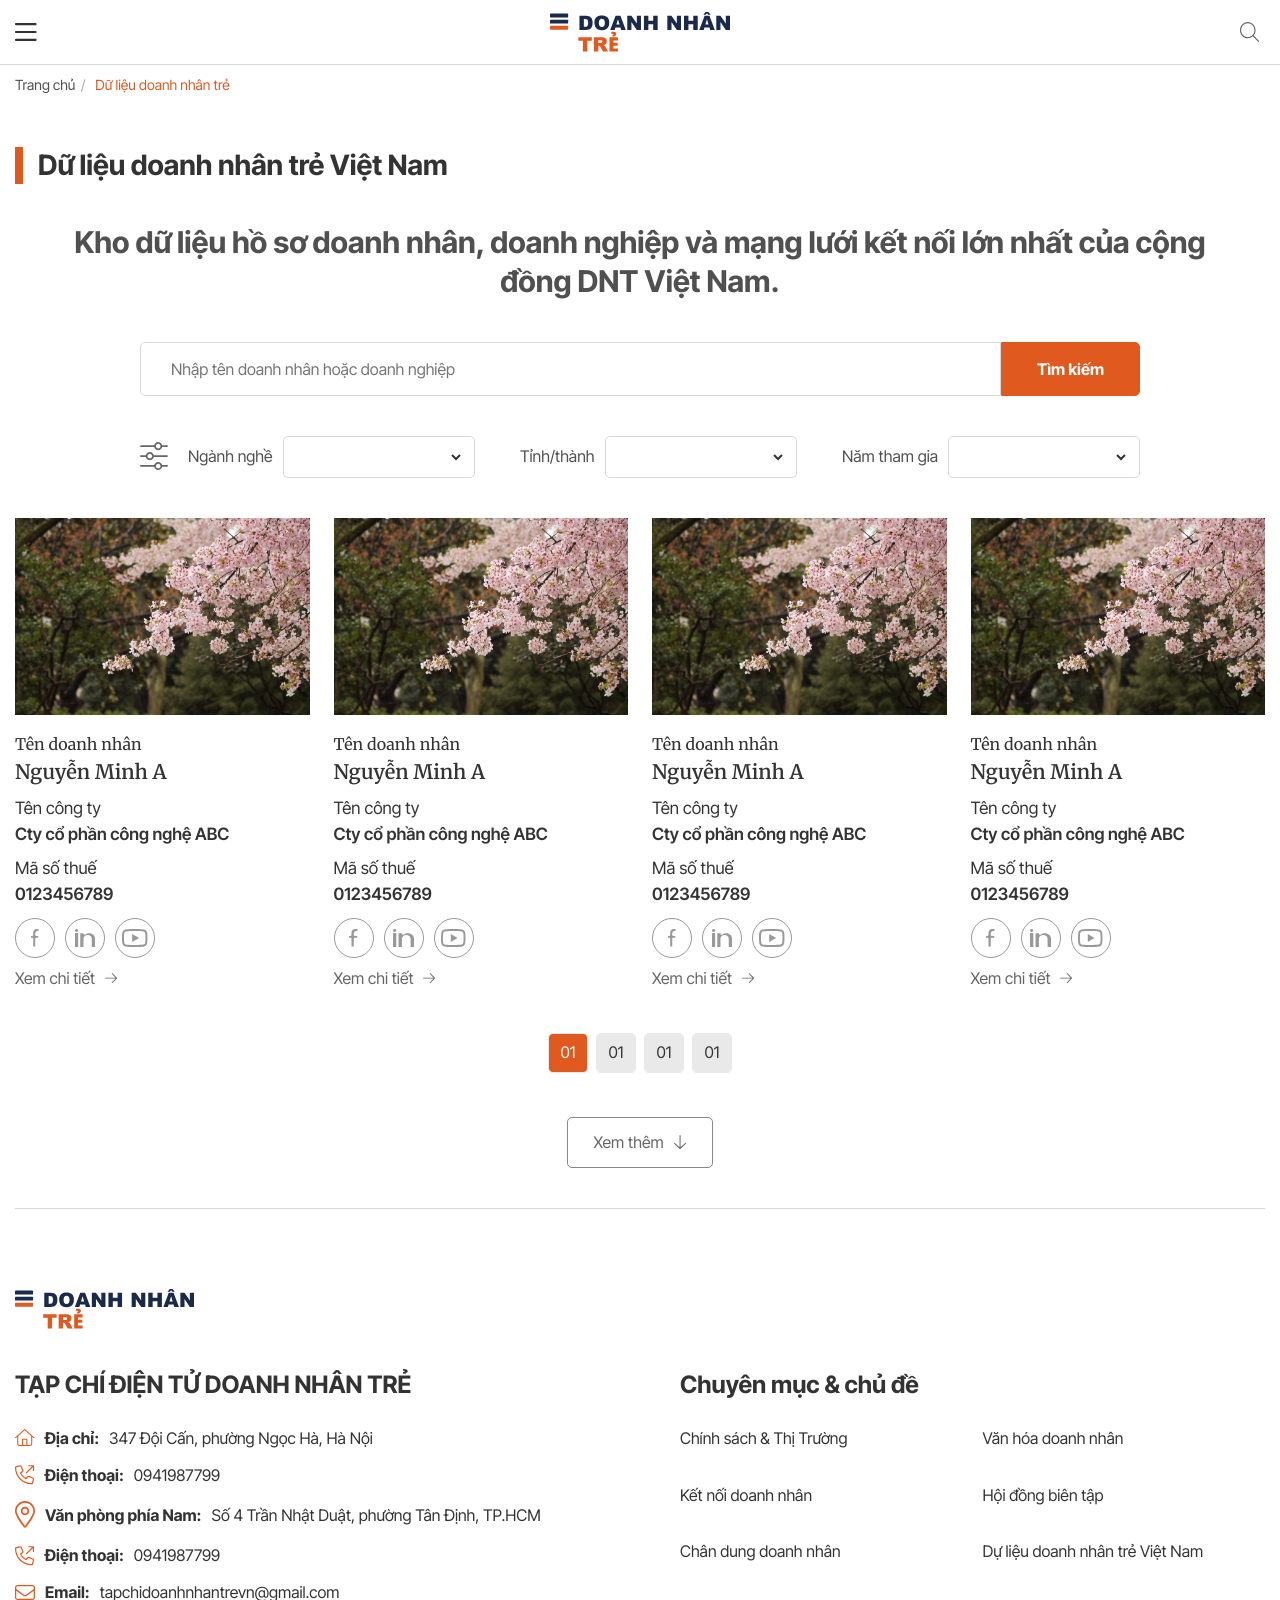
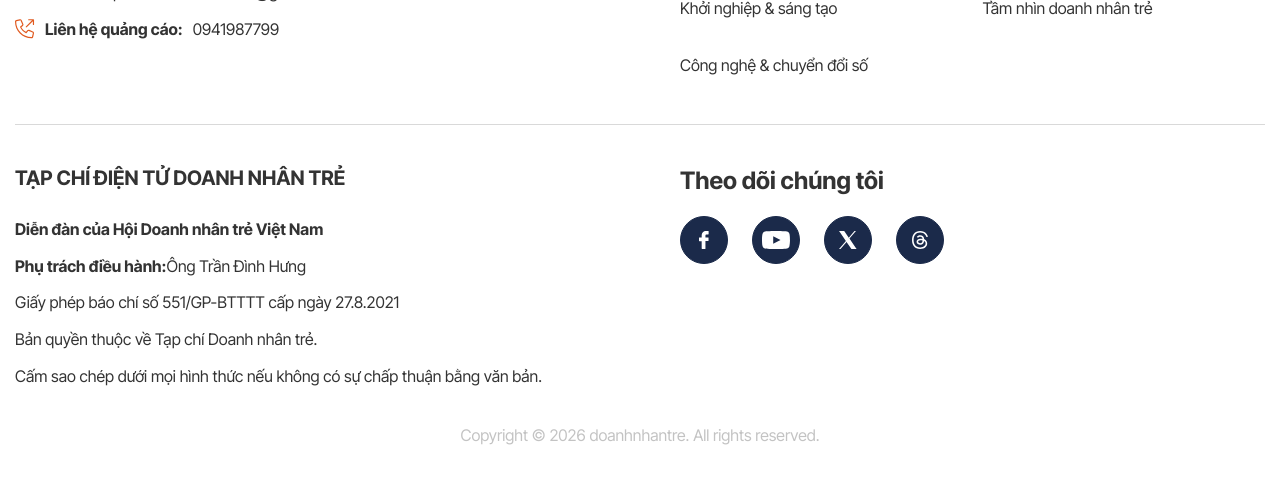
<file: du-lieu-doanh-nhan-tre.html>
<!DOCTYPE html>
<html lang="vi">
    <head>
        <meta charset="UTF-8" />
        <meta http-equiv="X-UA-Compatible" content="IE=edge" />
        <meta name="viewport" content="width=device-width, initial-scale=1.0" />
        <!-- favicon -->
        <link rel="shortcut icon" href="./images/favicon/favicon.ico" type="image/x-icon" />
        <!-- end favicon -->
        <title>Doanh nhân trẻ</title>
        <!-- font -->
        <link rel="preconnect" href="https://fonts.googleapis.com">
        <link rel="preconnect" href="https://fonts.gstatic.com" crossorigin>
        <link href="https://fonts.googleapis.com/css2?family=Inter+Tight:ital,wght@0,100..900;1,100..900&family=Merriweather:ital,opsz,wght@0,18..144,300..900;1,18..144,300..900&display=swap" rel="stylesheet">
        <!-- end font -->
        <link rel="stylesheet" href="./lib/swiper/swiper-bundle.min.css" />
        <link rel="stylesheet" href="./css/style.css" />
        <script src="./lib/jquery/jquery-3.7.1.min.js"></script>
    </head>

    <body>
        <!-- header -->
        <header id="header" class="header relative z-50 js__stickyHeader">
            <!-- pc -->
            <div class="d-3xl-block d-xl-none">
                <div class="header-desk relative z-10">
                    <!-- top -->
                    <div class="header-desk-top bg-white w-wrapper py-15">
                        <div class="header-desk-top__container w-1280 w-md-500 d-3xl-flex items-center justify-between">
                            <!-- left -->
                            <div class="left d-3xl-flex items-center">
                                <!-- logo -->
                                <div class="logo d-3xl-flex items-center gap-10">
                                    <a href="#" class="logo-img">
                                        <img src="./images/svg/logo.svg" alt="">
                                    </a>
                                </div>
                                <!-- end logo -->
                            </div>
                            <!-- end left -->

                            <!-- right -->
                            <div class="right d-3xl-flex items-center">
                                <!-- btn -->
                                <div>
                                    <a href="#" class="btn uppercase fs-14">Liên hệ quảng cáo</a>
                                </div>
                                <!-- end btn -->

                                <!-- search pc -->
                                <div class="search-desk js__searchDesk ml-24 pl-20 border-l-d9 relative">
                                    <div class="search-desk__icon js__searchIconDesk pointer bg-white">
                                        <img src="./images/svg/search-gray.svg" alt="">
                                    </div>
                                    <div class="search-desk__content js__searchContentDesk">
                                        <form action="search-desk__form">
                                            <div class="search-desk__group">
                                                <input type="text" class="search-desk__input js__searchInputDesk" placeholder="Tìm kiếm...">
                                            </div>
                                        </form>
                                    </div>
                                </div>
                                <!-- end search pc -->

                            </div>
                            <!-- end right -->
                        </div>
                    </div>
                    <!-- end top -->

                    <!-- menu -->
                    <div class="header-desk-menu bg-white w-wrapper relative bg-white border-t-d9 border-b-d9">
                        <div class="header-desk-menu__container w-1280 w-md-500 d-3xl-flex items-center justify-between">
                            <!-- navbar -->
                            <nav class="navbar flex-1">
                                <ul class="navbar-wrapper d-3xl-flex items-center justify-between">
                                    <!-- item -->
                                    <li class="navbar-item">
                                        <div class="navbar-item__heading d-3xl-flex items-center fw-400 fs-16">
                                            <a href="#" class="navbar-item__text flex-1 d-3xl-inline-block text-gray-33">Chính sách & Thị Trường</a>
                                        </div>
                                        <ul class="navbar-dropdown fs-14 scroll">
                                            <li class="navbar-dropdown__item">
                                                <a href="#" class="navbar-dropdown__link">Trong nước</a>
                                            </li>
                                            <li class="navbar-dropdown__item">
                                                <a href="#" class="navbar-dropdown__link">Quốc tế</a>
                                            </li>
                                            <li class="navbar-dropdown__item">
                                                <a href="#" class="navbar-dropdown__link">Tin phật sự</a>
                                            </li>
                                            <li class="navbar-dropdown__item">
                                                <a href="#" class="navbar-dropdown__link">Tin mới</a>
                                            </li>
                                        </ul>
                                    </li>
                                    <!-- end item -->
                                    <!-- item -->
                                    <li class="navbar-item">
                                        <div class="navbar-item__heading d-3xl-flex items-center fw-400 fs-16">
                                            <a href="#" class="navbar-item__text flex-1 d-3xl-inline-block text-gray-33">Kết nối doanh nhân</a>
                                        </div>
                                        <ul class="navbar-dropdown fs-14 scroll">
                                            <li class="navbar-dropdown__item">
                                                <a href="#" class="navbar-dropdown__link">Trong nước</a>
                                            </li>
                                            <li class="navbar-dropdown__item">
                                                <a href="#" class="navbar-dropdown__link">Quốc tế</a>
                                            </li>
                                            <li class="navbar-dropdown__item">
                                                <a href="#" class="navbar-dropdown__link">Tin phật sự</a>
                                            </li>
                                            <li class="navbar-dropdown__item">
                                                <a href="#" class="navbar-dropdown__link">Tin mới</a>
                                            </li>
                                        </ul>
                                    </li>
                                    <!-- end item -->
                                    <!-- item -->
                                    <li class="navbar-item">
                                        <div class="navbar-item__heading d-3xl-flex items-center fw-400 fs-16">
                                            <a href="#" class="navbar-item__text flex-1 d-3xl-inline-block text-gray-33">Khởi nghiệp & sáng tạo</a>
                                        </div>
                                        <ul class="navbar-dropdown fs-14 scroll">
                                            <li class="navbar-dropdown__item">
                                                <a href="#" class="navbar-dropdown__link">Trong nước</a>
                                            </li>
                                            <li class="navbar-dropdown__item">
                                                <a href="#" class="navbar-dropdown__link">Quốc tế</a>
                                            </li>
                                            <li class="navbar-dropdown__item">
                                                <a href="#" class="navbar-dropdown__link">Tin phật sự</a>
                                            </li>
                                            <li class="navbar-dropdown__item">
                                                <a href="#" class="navbar-dropdown__link">Tin mới</a>
                                            </li>
                                        </ul>
                                    </li>
                                    <!-- end item -->
                                    <!-- item -->
                                    <li class="navbar-item">
                                        <div class="navbar-item__heading d-3xl-flex items-center fw-400 fs-16">
                                            <a href="#" class="navbar-item__text flex-1 d-3xl-inline-block text-gray-33">Chân dung doanh nhân</a>
                                        </div>
                                        <ul class="navbar-dropdown fs-14 scroll">
                                            <li class="navbar-dropdown__item">
                                                <a href="#" class="navbar-dropdown__link">Trong nước</a>
                                            </li>
                                            <li class="navbar-dropdown__item">
                                                <a href="#" class="navbar-dropdown__link">Quốc tế</a>
                                            </li>
                                            <li class="navbar-dropdown__item">
                                                <a href="#" class="navbar-dropdown__link">Tin phật sự</a>
                                            </li>
                                            <li class="navbar-dropdown__item">
                                                <a href="#" class="navbar-dropdown__link">Tin mới</a>
                                            </li>
                                        </ul>
                                    </li>
                                    <!-- end item -->
                                    <!-- item -->
                                    <li class="navbar-item">
                                        <div class="navbar-item__heading d-3xl-flex items-center fw-400 fs-16">
                                            <a href="#" class="navbar-item__text flex-1 d-3xl-inline-block text-gray-33">Công nghệ & chuyển đối số</a>
                                        </div>
                                        <ul class="navbar-dropdown fs-14 scroll">
                                            <li class="navbar-dropdown__item">
                                                <a href="#" class="navbar-dropdown__link">Trong nước</a>
                                            </li>
                                            <li class="navbar-dropdown__item">
                                                <a href="#" class="navbar-dropdown__link">Quốc tế</a>
                                            </li>
                                            <li class="navbar-dropdown__item">
                                                <a href="#" class="navbar-dropdown__link">Tin phật sự</a>
                                            </li>
                                            <li class="navbar-dropdown__item">
                                                <a href="#" class="navbar-dropdown__link">Tin mới</a>
                                            </li>
                                        </ul>
                                    </li>
                                    <!-- end item -->
                                    <!-- item -->
                                    <li class="navbar-item">
                                        <div class="navbar-item__heading d-3xl-flex items-center fw-400 fs-16">
                                            <a href="#" class="navbar-item__text flex-1 d-3xl-inline-block text-gray-33">Dự liệu doanh nhân trẻ</a>
                                        </div>
                                        <ul class="navbar-dropdown fs-14 scroll">
                                            <li class="navbar-dropdown__item">
                                                <a href="#" class="navbar-dropdown__link">Trong nước</a>
                                            </li>
                                            <li class="navbar-dropdown__item">
                                                <a href="#" class="navbar-dropdown__link">Quốc tế</a>
                                            </li>
                                            <li class="navbar-dropdown__item">
                                                <a href="#" class="navbar-dropdown__link">Tin phật sự</a>
                                            </li>
                                            <li class="navbar-dropdown__item">
                                                <a href="#" class="navbar-dropdown__link">Tin mới</a>
                                            </li>
                                        </ul>
                                    </li>
                                    <!-- end item -->
                                    <!-- item -->
                                    <li class="navbar-item">
                                        <div class="navbar-item__heading d-3xl-flex items-center fw-400 fs-16">
                                            <a href="#" class="navbar-item__text flex-1 d-3xl-inline-block text-gray-33">Hội đồng biên tập</a>
                                        </div>
                                        <ul class="navbar-dropdown fs-14 scroll">
                                            <li class="navbar-dropdown__item">
                                                <a href="#" class="navbar-dropdown__link">Trong nước</a>
                                            </li>
                                            <li class="navbar-dropdown__item">
                                                <a href="#" class="navbar-dropdown__link">Quốc tế</a>
                                            </li>
                                            <li class="navbar-dropdown__item">
                                                <a href="#" class="navbar-dropdown__link">Tin phật sự</a>
                                            </li>
                                            <li class="navbar-dropdown__item">
                                                <a href="#" class="navbar-dropdown__link">Tin mới</a>
                                            </li>
                                        </ul>
                                    </li>
                                    <!-- end item -->
                                </ul>
                            </nav>
                            <!-- end navbar -->
                        </div>
                    </div>
                    <!-- end menu -->
                </div>
            </div>
            <!-- end pc -->
             
            <!-- mb -->
            <div class="d-3xl-none d-xl-block">
                <div class="header-mb relative z-10 border-b-d9">
                    <!-- bot -->
                    <div class="header-mb-bot w-wrapper bg-white">
                        <div class="header-mb-bot__container w-1280 d-3xl-flex items-center justify-between py-12">
                            <!-- left -->
                            <div class="left flex-1">
                                <!-- submenu -->
                                <div class="sub-menu">
                                    <!-- icon bar -->
                                    <div class="icon-bar js__clickShowMenuMb">
                                        <img src="./images/svg/bar-black.svg" alt="">
                                    </div>
                                    <!-- end icon bar -->
                                    <!-- content -->
                                    <div class="sub-menu__content">
                                        <!-- close -->
                                        <div class="sub-menu__close js__closeSubMenu d-3xl-flex items-center">
                                            <img src="./images/svg/close-gray.svg" alt="">
                                        </div>
                                        <!-- end close -->
            
                                        <div class="sub-menu__container">
                                            <!-- list -->
                                            <div class="sub-menu__list">
                                                <!-- item -->
                                                <div class="sub-menu__item px-20">
                                                    <!-- heading -->
                                                    <div class="heading-sub d-3xl-flex items-center justify-between py-15 text-gray-2b">
                                                        <h3 class="heading-sub__title fs-15 fw-500">
                                                            <a href="#">Chính sách & Thị trường</a>
                                                        </h3>
                                                        <div class="heading-sub__arrow js__dropDown">
                                                            <img src="./images/svg/arrow-down-gray.svg" alt="">
                                                        </div>
                                                    </div>
                                                    <!-- end heading -->
            
                                                    <!-- sub menu list -->
                                                    <ul class="list-sub js__listSubMenu">
                                                        <li class="item-sub">
                                                            <a href="#" class="item-sub__link fs-14">Release Calender</a>
                                                        </li>
                                                        <li class="item-sub">
                                                            <a href="#" class="item-sub__link fs-14">Release Calender</a>
                                                        </li>
                                                        <li class="item-sub">
                                                            <a href="#" class="item-sub__link fs-14">Release Calender</a>
                                                        </li>
                                                    </ul>
                                                    <!-- end sub menu list -->
                                                </div>
                                                <!-- end item -->
                                                <!-- item -->
                                                <div class="sub-menu__item px-20">
                                                    <!-- heading -->
                                                    <div class="heading-sub d-3xl-flex items-center justify-between py-15 text-gray-2b">
                                                        <h3 class="heading-sub__title fs-15 fw-500">
                                                            <a href="#">Chính sách & Thị trường</a>
                                                        </h3>
                                                        <div class="heading-sub__arrow js__dropDown">
                                                            <img src="./images/svg/arrow-down-gray.svg" alt="">
                                                        </div>
                                                    </div>
                                                    <!-- end heading -->
            
                                                    <!-- sub menu list -->
                                                    <ul class="list-sub js__listSubMenu">
                                                        <li class="item-sub">
                                                            <a href="#" class="item-sub__link fs-14">Release Calender</a>
                                                        </li>
                                                        <li class="item-sub">
                                                            <a href="#" class="item-sub__link fs-14">Release Calender</a>
                                                        </li>
                                                        <li class="item-sub">
                                                            <a href="#" class="item-sub__link fs-14">Release Calender</a>
                                                        </li>
                                                    </ul>
                                                    <!-- end sub menu list -->
                                                </div>
                                                <!-- end item -->
                                                <!-- item -->
                                                <div class="sub-menu__item px-20">
                                                    <!-- heading -->
                                                    <div class="heading-sub d-3xl-flex items-center justify-between py-15 text-gray-2b">
                                                        <h3 class="heading-sub__title fs-15 fw-500">
                                                            <a href="#">Chính sách & Thị trường</a>
                                                        </h3>
                                                        <div class="heading-sub__arrow js__dropDown">
                                                            <img src="./images/svg/arrow-down-gray.svg" alt="">
                                                        </div>
                                                    </div>
                                                    <!-- end heading -->
            
                                                    <!-- sub menu list -->
                                                    <ul class="list-sub js__listSubMenu">
                                                        <li class="item-sub">
                                                            <a href="#" class="item-sub__link fs-14">Release Calender</a>
                                                        </li>
                                                        <li class="item-sub">
                                                            <a href="#" class="item-sub__link fs-14">Release Calender</a>
                                                        </li>
                                                        <li class="item-sub">
                                                            <a href="#" class="item-sub__link fs-14">Release Calender</a>
                                                        </li>
                                                    </ul>
                                                    <!-- end sub menu list -->
                                                </div>
                                                <!-- end item -->
                                                <!-- item -->
                                                <div class="sub-menu__item px-20">
                                                    <!-- heading -->
                                                    <div class="heading-sub d-3xl-flex items-center justify-between py-15 text-gray-2b">
                                                        <h3 class="heading-sub__title fs-15 fw-500">
                                                            <a href="#">Chính sách & Thị trường</a>
                                                        </h3>
                                                        <div class="heading-sub__arrow js__dropDown">
                                                            <img src="./images/svg/arrow-down-gray.svg" alt="">
                                                        </div>
                                                    </div>
                                                    <!-- end heading -->
            
                                                    <!-- sub menu list -->
                                                    <ul class="list-sub js__listSubMenu">
                                                        <li class="item-sub">
                                                            <a href="#" class="item-sub__link fs-14">Release Calender</a>
                                                        </li>
                                                        <li class="item-sub">
                                                            <a href="#" class="item-sub__link fs-14">Release Calender</a>
                                                        </li>
                                                        <li class="item-sub">
                                                            <a href="#" class="item-sub__link fs-14">Release Calender</a>
                                                        </li>
                                                    </ul>
                                                    <!-- end sub menu list -->
                                                </div>
                                                <!-- end item -->
                                                <!-- item -->
                                                <div class="sub-menu__item px-20">
                                                    <!-- heading -->
                                                    <div class="heading-sub d-3xl-flex items-center justify-between py-15 text-gray-2b">
                                                        <h3 class="heading-sub__title fs-15 fw-500">
                                                            <a href="#">Chính sách & Thị trường</a>
                                                        </h3>
                                                        <div class="heading-sub__arrow js__dropDown">
                                                            <img src="./images/svg/arrow-down-gray.svg" alt="">
                                                        </div>
                                                    </div>
                                                    <!-- end heading -->
            
                                                    <!-- sub menu list -->
                                                    <ul class="list-sub js__listSubMenu">
                                                        <li class="item-sub">
                                                            <a href="#" class="item-sub__link fs-14">Release Calender</a>
                                                        </li>
                                                        <li class="item-sub">
                                                            <a href="#" class="item-sub__link fs-14">Release Calender</a>
                                                        </li>
                                                        <li class="item-sub">
                                                            <a href="#" class="item-sub__link fs-14">Release Calender</a>
                                                        </li>
                                                    </ul>
                                                    <!-- end sub menu list -->
                                                </div>
                                                <!-- end item -->
                                                <!-- item -->
                                                <div class="sub-menu__item px-20">
                                                    <!-- heading -->
                                                    <div class="heading-sub d-3xl-flex items-center justify-between py-15 text-gray-2b">
                                                        <h3 class="heading-sub__title fs-15 fw-500">
                                                            <a href="#">Chính sách & Thị trường</a>
                                                        </h3>
                                                        <div class="heading-sub__arrow js__dropDown">
                                                            <img src="./images/svg/arrow-down-gray.svg" alt="">
                                                        </div>
                                                    </div>
                                                    <!-- end heading -->
            
                                                    <!-- sub menu list -->
                                                    <ul class="list-sub js__listSubMenu">
                                                        <li class="item-sub">
                                                            <a href="#" class="item-sub__link fs-14">Release Calender</a>
                                                        </li>
                                                        <li class="item-sub">
                                                            <a href="#" class="item-sub__link fs-14">Release Calender</a>
                                                        </li>
                                                        <li class="item-sub">
                                                            <a href="#" class="item-sub__link fs-14">Release Calender</a>
                                                        </li>
                                                    </ul>
                                                    <!-- end sub menu list -->
                                                </div>
                                                <!-- end item -->
                                                <!-- item -->
                                                <div class="sub-menu__item px-20">
                                                    <!-- heading -->
                                                    <div class="heading-sub d-3xl-flex items-center justify-between py-15 text-gray-2b">
                                                        <h3 class="heading-sub__title fs-15 fw-500">
                                                            <a href="#">Chính sách & Thị trường</a>
                                                        </h3>
                                                        <div class="heading-sub__arrow js__dropDown">
                                                            <img src="./images/svg/arrow-down-gray.svg" alt="">
                                                        </div>
                                                    </div>
                                                    <!-- end heading -->
            
                                                    <!-- sub menu list -->
                                                    <ul class="list-sub js__listSubMenu">
                                                        <li class="item-sub">
                                                            <a href="#" class="item-sub__link fs-14">Release Calender</a>
                                                        </li>
                                                        <li class="item-sub">
                                                            <a href="#" class="item-sub__link fs-14">Release Calender</a>
                                                        </li>
                                                        <li class="item-sub">
                                                            <a href="#" class="item-sub__link fs-14">Release Calender</a>
                                                        </li>
                                                    </ul>
                                                    <!-- end sub menu list -->
                                                </div>
                                                <!-- end item -->
                                                
                                            </div>
                                            <!-- end list -->

                                            <!-- btn -->
                                            <div class="sub-menu__bot d-3xl-flex items-center justify-center pb-10 pt-30">
                                                <a href="#" class="btn uppercase fs-14">Liên hệ quảng cáo</a>
                                            </div>
                                            <!-- end btn -->
                                        </div>
                                    </div>
                                    <!-- end content -->
                                    <div class="overlay js__overlay"></div>
                                </div>
                                <!-- end submenu -->
                            </div>
                            <!-- end left -->
                            <!-- center -->
                            <div class="center flex-0">
                                <!-- logo -->
                                <div class="logo">
                                    <a href="#" class="logo-img">
                                        <img src="./images/svg/logo.svg" alt="">
                                    </a>
                                </div>
                                <!-- end logo -->
                            </div>
                            <!-- end center -->
    
                            <!-- right -->
                            <div class="right flex-1 d-3xl-flex items-center justify-end">
                                <!-- search mb -->
                                <div class="search-mb">
                                    <div class="search-mb__icon js__searchMb">
                                        <img src="./images/svg/search-gray.svg" alt="">
                                    </div>
                                    <!-- form -->
                                    <div class="header-search-mb__form h-60 w-full js__formSearchMb shadow">
                                        <form action="" class="w-full h-full">
                                            <div class="relative w-full h-full">
                                                <input type="text" class="header-search-input w-full h-full p-12 fs-16 js__focusSearchMb" placeholder="Search...">
                                                <div class="header-search-btn absolute h-full d-3xl-flex items-center p-8 js__closeSearchMb icon-20">
                                                    <img src="./images/svg/close-gray.svg" alt="">
                                                </div>
                                            </div>
                                        </form>
                                    </div>
                                    <!-- end form -->
                                </div>
                                <!-- end search mb -->
                            </div>
                            <!-- end right -->
                        </div>
                    </div>
                   <!-- end bot -->
                </div>
            </div>
            <!-- end mb -->

        </header>
        <!-- end header -->
        <!-- main -->
        <main id="main" class="main">

            <!-- breadcrumb -->
            <div class="breadcrumb w-wrapper">
                <div class="breadcrumb-container w-1280 d-3xl-flex items-center h-full w-full">
                    <!-- item -->
                    <div class="breadcrumb-item fs-14 h-full d-3xl-flex items-center">
                        <a href="/" class="breadcrumb-link">Trang chủ</a>
                    </div>
                    <!-- end item -->
                    <!-- item -->
                    <div class="breadcrumb-item fs-14 h-full d-3xl-flex items-center active">
                        <a href="#" class="breadcrumb-link">Dữ liệu doanh nhân trẻ</a>
                    </div>
                    <!-- end item -->
                    
                </div>
            </div>
            <!-- end breadcrumb -->
            <!-- primary -->
            <section class="businessmen-data-primary relative w-wrapper z-10 over-hidden">
                <div class="businessmen-data-primary__container w-1280 w-md-500 relative border-b-d9 py-40 py-md-20">
                    <!-- heading -->
                    <div class="heading-primary fs-28 d-3xl-flex items-center justify-between gap-20 flex-wrap">
                        <h2 class="heading-one flex-0 fw-700">
                            <a href="#">Dữ liệu doanh nhân trẻ Việt Nam</a>
                        </h2>
                    </div>
                    <!-- end heading -->

                    <!-- title -->
                    <h1 class="businessmen-data-primary__title fs-30 fs-md-20 text-gray-50 fw-700 text-center mt-40 mt-md-20 w-1140">
                        <span>Kho dữ liệu hồ sơ doanh nhân, doanh nghiệp và mạng lưới kết nối lớn nhất của cộng đồng DNT Việt Nam.</span>
                    </h1>
                    <!-- end title -->

                    <!-- top -->
                    <div class="businessmen-data-primary__top w-1000 mt-40 mt-md-20">
                        <!-- form -->
                        <div class="businessmen-data-primary__form">
                            <form action="" class="relative">
                                <div class="form-group d-3xl-flex items-center w-full over-hidden">
                                    <input type="text" class="form-input fs-16 w-full h-full" placeholder="Nhập tên doanh nhân hoặc doanh nghiệp">
                                    <button type="submit" class="form-btn btn flex-0 fw-700">Tìm kiếm</button>
                                </div>
                            </form>
                        </div>
                        <!-- end form -->

                        <!-- filter -->
                        <div class="businessmen-data-primary__filter d-3xl-flex d-md-block items-center justify-between gap-30 mt-40 mt-md-20">
                            <!-- item -->
                            <div class="filter-item d-3xl-flex items-center gap-20 mb-md-12">
                                <div class="icon flex-0">
                                    <img src="./images/svg/filter-gray.svg" alt="">
                                </div>
                                <div class="filter-item__select flex-1 d-3xl-flex items-center">
                                    <span class="select-text fs-16 text-gray-50 flex-0 mr-10">Ngành nghề</span>
                                    <div class="select flex-1">
                                        <select name="select-profession" id="select-profession">
                                            <option value="0"></option>
                                            <option value="1">Ngành nghề 1</option>
                                            <option value="2">Ngành nghề 2</option>
                                            <option value="3">Ngành nghề 3</option>
                                        </select>
                                    </div>
                                </div>
                            </div>
                            <!-- end item -->
                            <!-- item -->
                            <div class="filter-item d-3xl-flex items-center gap-20 mb-md-12">
                                <div class="filter-item__select flex-1 d-3xl-flex items-center">
                                    <span class="select-text fs-16 text-gray-50 flex-0 mr-10">Tỉnh/thành</span>
                                    <div class="select flex-1">
                                        <select name="select-city" id="select-city">
                                            <option value="city-0"></option>
                                            <option value="city-1">Ngành nghề 1</option>
                                            <option value="city-2">Ngành nghề 2</option>
                                            <option value="city-3">Ngành nghề 3</option>
                                        </select>
                                    </div>
                                </div>
                            </div>
                            <!-- end item -->
                            <!-- item -->
                            <div class="filter-item d-3xl-flex items-center gap-20 mb-md-12">
                                <div class="filter-item__select flex-1 d-3xl-flex items-center">
                                    <span class="select-text fs-16 text-gray-50 flex-0 mr-10">Năm tham gia</span>
                                    <div class="select flex-1">
                                        <select name="select-year" id="select-year">
                                            <option value="year-0"></option>
                                            <option value="year-1">Ngành nghề 1</option>
                                            <option value="year-2">Ngành nghề 2</option>
                                            <option value="year-3">Ngành nghề 3</option>
                                        </select>
                                    </div>
                                </div>
                            </div>
                            <!-- end item -->
                        </div>
                        <!-- end filter -->

                    </div>
                    <!-- end top -->
                    <!-- content -->
                    <div class="businessmen-data-primary__content mt-40 mt-md-20">
                        <!-- article list -->
                        <div class="article-list d-3xl-grid d-md-block col-4 gap-24">
                            <!-- article -->
                            <div class="article py-md-15 border-b-md-d9">
                                <!-- img -->
                                <div class="article-img">
                                    <a href="#" class="ratio-3x2">
                                        <img src="./images/2.jpg" alt="">
                                    </a>
                                </div>
                                <!-- end img -->
                                <!-- content -->
                                <div class="article-content pt-20">
                                    <!-- article name -->
                                    <div class="article-name font-merri text-gray-33">
                                        <span class="text-1 fs-16 fs-md-15 fw-400 d-3xl-block">Tên doanh nhân</span>
                                        <span class="text-2 fs-20 fw-600 d-3xl-block mt-4">Nguyễn Minh A</span>
                                    </div>
                                    <!-- end article name -->
                                    <!-- article cty -->
                                    <div class="article-cty text-gray-33 mt-12">
                                        <span class="text-1 fs-17 fs-md-15 fw-400 d-3xl-block">Tên công ty</span>
                                        <span class="text-2 fs-17 fs-md-15 fw-600 d-3xl-block mt-4">Cty cổ phần công nghệ ABC</span>
                                    </div>
                                    <!-- end article cty -->
                                    <!-- article mst -->
                                    <div class="article-mst text-gray-33 mt-12">
                                        <span class="text-1 fs-17 fs-md-15 fw-400 d-3xl-block">Mã số thuế</span>
                                        <span class="text-2 fs-17 fs-md-15 fw-600 d-3xl-block mt-4">0123456789</span>
                                    </div>
                                    <!-- end article mst -->

                                    <!-- social -->
                                    <ul class="social-primary d-3xl-flex items-center gap-10 mt-12">
                                        <li class="social-primary__item">
                                            <a href="#" class="social-primary__link">
                                                <img src="./images/svg/fb-gray.svg" alt="">
                                            </a>
                                        </li>
                                        <li class="social-primary__item">
                                            <a href="#" class="social-primary__link">
                                                <img src="./images/svg/linked-gray.svg" alt="">
                                            </a>
                                        </li>
                                        <li class="social-primary__item">
                                            <a href="#" class="social-primary__link">
                                                <img src="./images/svg/ytb-gray.svg" alt="">
                                            </a>
                                        </li>
                                        
                                    </ul>
                                    <!-- end social -->

                                    <div class="see-more-primary mt-10">
                                        <a href="#" class="see-more-primary__link d-3xl-inline-flex items-center fs-16 text-gray-66">
                                            <span class="text flex-1 d-3xl-inline-block">Xem chi tiết</span>
                                            <div class="icon flex-0 icon-12 ml-10">
                                                <img src="./images/svg/arrow-next-gray.svg" alt="" class="icon-next">
                                            </div>
                                        </a>
                                    </div>
                                </div>
                                <!-- end content -->
                            </div>
                            <!-- end article -->
                            <!-- article -->
                            <div class="article py-md-15 border-b-md-d9">
                                <!-- img -->
                                <div class="article-img">
                                    <a href="#" class="ratio-3x2">
                                        <img src="./images/2.jpg" alt="">
                                    </a>
                                </div>
                                <!-- end img -->
                                <!-- content -->
                                <div class="article-content pt-20">
                                    <!-- article name -->
                                    <div class="article-name font-merri text-gray-33">
                                        <span class="text-1 fs-16 fs-md-15 fw-400 d-3xl-block">Tên doanh nhân</span>
                                        <span class="text-2 fs-20 fw-600 d-3xl-block mt-4">Nguyễn Minh A</span>
                                    </div>
                                    <!-- end article name -->
                                    <!-- article cty -->
                                    <div class="article-cty text-gray-33 mt-12">
                                        <span class="text-1 fs-17 fs-md-15 fw-400 d-3xl-block">Tên công ty</span>
                                        <span class="text-2 fs-17 fs-md-15 fw-600 d-3xl-block mt-4">Cty cổ phần công nghệ ABC</span>
                                    </div>
                                    <!-- end article cty -->
                                    <!-- article mst -->
                                    <div class="article-mst text-gray-33 mt-12">
                                        <span class="text-1 fs-17 fs-md-15 fw-400 d-3xl-block">Mã số thuế</span>
                                        <span class="text-2 fs-17 fs-md-15 fw-600 d-3xl-block mt-4">0123456789</span>
                                    </div>
                                    <!-- end article mst -->

                                    <!-- social -->
                                    <ul class="social-primary d-3xl-flex items-center gap-10 mt-12">
                                        <li class="social-primary__item">
                                            <a href="#" class="social-primary__link">
                                                <img src="./images/svg/fb-gray.svg" alt="">
                                            </a>
                                        </li>
                                        <li class="social-primary__item">
                                            <a href="#" class="social-primary__link">
                                                <img src="./images/svg/linked-gray.svg" alt="">
                                            </a>
                                        </li>
                                        <li class="social-primary__item">
                                            <a href="#" class="social-primary__link">
                                                <img src="./images/svg/ytb-gray.svg" alt="">
                                            </a>
                                        </li>
                                        
                                    </ul>
                                    <!-- end social -->

                                    <div class="see-more-primary mt-10">
                                        <a href="#" class="see-more-primary__link d-3xl-inline-flex items-center fs-16 text-gray-66">
                                            <span class="text flex-1 d-3xl-inline-block">Xem chi tiết</span>
                                            <div class="icon flex-0 icon-12 ml-10">
                                                <img src="./images/svg/arrow-next-gray.svg" alt="" class="icon-next">
                                            </div>
                                        </a>
                                    </div>
                                </div>
                                <!-- end content -->
                            </div>
                            <!-- end article -->
                            <!-- article -->
                            <div class="article py-md-15 border-b-md-d9">
                                <!-- img -->
                                <div class="article-img">
                                    <a href="#" class="ratio-3x2">
                                        <img src="./images/2.jpg" alt="">
                                    </a>
                                </div>
                                <!-- end img -->
                                <!-- content -->
                                <div class="article-content pt-20">
                                    <!-- article name -->
                                    <div class="article-name font-merri text-gray-33">
                                        <span class="text-1 fs-16 fs-md-15 fw-400 d-3xl-block">Tên doanh nhân</span>
                                        <span class="text-2 fs-20 fw-600 d-3xl-block mt-4">Nguyễn Minh A</span>
                                    </div>
                                    <!-- end article name -->
                                    <!-- article cty -->
                                    <div class="article-cty text-gray-33 mt-12">
                                        <span class="text-1 fs-17 fs-md-15 fw-400 d-3xl-block">Tên công ty</span>
                                        <span class="text-2 fs-17 fs-md-15 fw-600 d-3xl-block mt-4">Cty cổ phần công nghệ ABC</span>
                                    </div>
                                    <!-- end article cty -->
                                    <!-- article mst -->
                                    <div class="article-mst text-gray-33 mt-12">
                                        <span class="text-1 fs-17 fs-md-15 fw-400 d-3xl-block">Mã số thuế</span>
                                        <span class="text-2 fs-17 fs-md-15 fw-600 d-3xl-block mt-4">0123456789</span>
                                    </div>
                                    <!-- end article mst -->

                                    <!-- social -->
                                    <ul class="social-primary d-3xl-flex items-center gap-10 mt-12">
                                        <li class="social-primary__item">
                                            <a href="#" class="social-primary__link">
                                                <img src="./images/svg/fb-gray.svg" alt="">
                                            </a>
                                        </li>
                                        <li class="social-primary__item">
                                            <a href="#" class="social-primary__link">
                                                <img src="./images/svg/linked-gray.svg" alt="">
                                            </a>
                                        </li>
                                        <li class="social-primary__item">
                                            <a href="#" class="social-primary__link">
                                                <img src="./images/svg/ytb-gray.svg" alt="">
                                            </a>
                                        </li>
                                        
                                    </ul>
                                    <!-- end social -->

                                    <div class="see-more-primary mt-10">
                                        <a href="#" class="see-more-primary__link d-3xl-inline-flex items-center fs-16 text-gray-66">
                                            <span class="text flex-1 d-3xl-inline-block">Xem chi tiết</span>
                                            <div class="icon flex-0 icon-12 ml-10">
                                                <img src="./images/svg/arrow-next-gray.svg" alt="" class="icon-next">
                                            </div>
                                        </a>
                                    </div>
                                </div>
                                <!-- end content -->
                            </div>
                            <!-- end article -->
                            <!-- article -->
                            <div class="article py-md-15 border-b-md-d9">
                                <!-- img -->
                                <div class="article-img">
                                    <a href="#" class="ratio-3x2">
                                        <img src="./images/2.jpg" alt="">
                                    </a>
                                </div>
                                <!-- end img -->
                                <!-- content -->
                                <div class="article-content pt-20">
                                    <!-- article name -->
                                    <div class="article-name font-merri text-gray-33">
                                        <span class="text-1 fs-16 fs-md-15 fw-400 d-3xl-block">Tên doanh nhân</span>
                                        <span class="text-2 fs-20 fw-600 d-3xl-block mt-4">Nguyễn Minh A</span>
                                    </div>
                                    <!-- end article name -->
                                    <!-- article cty -->
                                    <div class="article-cty text-gray-33 mt-12">
                                        <span class="text-1 fs-17 fs-md-15 fw-400 d-3xl-block">Tên công ty</span>
                                        <span class="text-2 fs-17 fs-md-15 fw-600 d-3xl-block mt-4">Cty cổ phần công nghệ ABC</span>
                                    </div>
                                    <!-- end article cty -->
                                    <!-- article mst -->
                                    <div class="article-mst text-gray-33 mt-12">
                                        <span class="text-1 fs-17 fs-md-15 fw-400 d-3xl-block">Mã số thuế</span>
                                        <span class="text-2 fs-17 fs-md-15 fw-600 d-3xl-block mt-4">0123456789</span>
                                    </div>
                                    <!-- end article mst -->

                                    <!-- social -->
                                    <ul class="social-primary d-3xl-flex items-center gap-10 mt-12">
                                        <li class="social-primary__item">
                                            <a href="#" class="social-primary__link">
                                                <img src="./images/svg/fb-gray.svg" alt="">
                                            </a>
                                        </li>
                                        <li class="social-primary__item">
                                            <a href="#" class="social-primary__link">
                                                <img src="./images/svg/linked-gray.svg" alt="">
                                            </a>
                                        </li>
                                        <li class="social-primary__item">
                                            <a href="#" class="social-primary__link">
                                                <img src="./images/svg/ytb-gray.svg" alt="">
                                            </a>
                                        </li>
                                        
                                    </ul>
                                    <!-- end social -->

                                    <div class="see-more-primary mt-10">
                                        <a href="#" class="see-more-primary__link d-3xl-inline-flex items-center fs-16 text-gray-66">
                                            <span class="text flex-1 d-3xl-inline-block">Xem chi tiết</span>
                                            <div class="icon flex-0 icon-12 ml-10">
                                                <img src="./images/svg/arrow-next-gray.svg" alt="" class="icon-next">
                                            </div>
                                        </a>
                                    </div>
                                </div>
                                <!-- end content -->
                            </div>
                            <!-- end article -->
                        </div>
                        <!-- end article list -->

                        <!-- pagination -->
                        <ul class="pagination d-3xl-flex items-center justify-center fs-16 fw-400 mt-40 mt-md-20">
                            <li class="pagination-item active">
                                <a href="#" class="pagination-link">01</a>
                            </li>
                            <li class="pagination-item">
                                <a href="#" class="pagination-link">01</a>
                            </li>
                            <li class="pagination-item">
                                <a href="#" class="pagination-link">01</a>
                            </li>
                            <li class="pagination-item">
                                <a href="#" class="pagination-link">01</a>
                            </li>
                        </ul>
                        <!-- end pagination -->

                        <!-- see more -->
                        <div class="see-more__tertiary d-3xl-flex items-center justify-center mt-40 mt-md-20">
                            <a href="#" class="see-more__tertiary__link d-3xl-flex items-center btn-secondary fs-16">
                                <span class="text flex-1 d-3xl-inline-block">Xem thêm</span>
                                <div class="icon flex-0 ml-10">
                                    <img src="./images/svg/arrow-down-gray-2.svg" alt="" class="icon-next">
                                </div>
                            </a>
                        </div>
                        <!-- end see more -->
                    </div>
                    <!-- end content -->
                </div>
            </section>
            <!-- end primary -->
          
        </main>
        <!-- end main -->
        <!-- footer -->
        <footer id="footer" class="footer w-wrapper z-20 relative py-40 bg-white">
            <!-- footer container -->
            <div class="footer-container w-1280 mt-40">
                <!-- logo -->
                <a href="#" class="footer-logo logo-img">
                    <img src="./images/svg/logo.svg" alt="">
                </a>
                <!-- end logo -->

                <!-- top -->
                <div class="footer-top d-3xl-flex d-md-block gap-80 mt-40 mb-40 pb-40 pb-md-20 mb-md-20 border-b-d9">
                    <!-- info -->
                    <div class="footer-info flex-1">
                        <!-- heading -->
                        <div class="footer-info__heading fs-24 fs-md-18 fw-700 text-gray-33 uppercase">
                            <span>Tạp chí điện tử doanh nhân trẻ</span>
                        </div>
                        <!-- end heading -->

                        <!-- list -->
                        <ul class="footer-info__list mt-20">
                            <!-- item -->
                            <li class="footer-info__item d-3xl-flex items-center gap-10 py-8">
                                <div class="icon icon-20 icon-md-18 flex-0">
                                    <img src="./images/svg/home-orange.svg" alt="">
                                </div>

                                <div class="d-3xl-flex items-center fs-16 fs-md-14 text-gray-33 flex-1">
                                    <span class="fw-700 d-3xl-inline-block mr-10">Địa chỉ: </span><span>347 Đội Cấn, phường Ngọc Hà, Hà Nội</span>
                                </div>
                            </li>
                            <!-- end item -->
                            <!-- item -->
                            <li class="footer-info__item d-3xl-flex items-center gap-10 py-8">
                                <div class="icon icon-20 icon-md-18 flex-0">
                                    <img src="./images/svg/phone-orange.svg" alt="">
                                </div>

                                <div class="d-3xl-flex items-center fs-16 fs-md-14 text-gray-33 flex-1">
                                    <span class="fw-700 d-3xl-inline-block mr-10">Điện thoại: </span><span>0941987799</span>
                                </div>
                            </li>
                            <!-- end item -->
                            <!-- item -->
                            <li class="footer-info__item d-3xl-flex items-center gap-10 py-8">
                                <div class="icon icon-20 icon-md-18 flex-0">
                                    <img src="./images/svg/location-orange.svg" alt="">
                                </div>

                                <div class="d-3xl-flex items-center fs-16 fs-md-14 text-gray-33 flex-1">
                                    <span class="fw-700 d-3xl-inline-block mr-10">Văn phòng phía Nam: </span><span>Số 4 Trần Nhật Duật, phường Tân Định, TP.HCM</span>
                                </div>
                            </li>
                            <!-- end item -->
                            <!-- item -->
                            <li class="footer-info__item d-3xl-flex items-center gap-10 py-8">
                                <div class="icon icon-20 icon-md-18 flex-0">
                                    <img src="./images/svg/phone-orange.svg" alt="">
                                </div>

                                <div class="d-3xl-flex items-center fs-16 fs-md-14 text-gray-33 flex-1">
                                    <span class="fw-700 d-3xl-inline-block mr-10">Điện thoại: </span><span>0941987799</span>
                                </div>
                            </li>
                            <!-- end item -->
                            <!-- item -->
                            <li class="footer-info__item d-3xl-flex items-center gap-10 py-8">
                                <div class="icon icon-20 icon-md-18 flex-0">
                                    <img src="./images/svg/email-orange.svg" alt="">
                                </div>

                                <div class="d-3xl-flex items-center fs-16 fs-md-14 text-gray-33 flex-1">
                                    <span class="fw-700 d-3xl-inline-block mr-10">Email: </span><span>tapchidoanhnhantrevn@gmail.com</span>
                                </div>
                            </li>
                            <!-- end item -->
                            <!-- item -->
                            <li class="footer-info__item d-3xl-flex items-center gap-10 py-8">
                                <div class="icon icon-20 icon-md-18 flex-0">
                                    <img src="./images/svg/phone-orange.svg" alt="">
                                </div>

                                <div class="d-3xl-flex items-center fs-16 fs-md-14 text-gray-33 flex-1">
                                    <span class="fw-700 d-3xl-inline-block mr-10">Liên hệ quảng cáo: </span><span>0941987799</span>
                                </div>
                            </li>
                            <!-- end item -->
                        </ul>
                        <!-- end list -->
                    </div>
                    <!-- end info -->

                    <!-- list cate -->
                    <div class="footer-cate flex-1 mt-md-20">
                        <!-- heading -->
                        <div class="footer-cate__heading fs-24 fs-md-18 fw-700 text-gray-33">
                            <span>Chuyên mục & chủ đề</span>
                        </div>
                        <!-- end heading -->

                        <!-- list -->
                        <ul class="footer-cate__list d-3xl-grid col-2 gap-20 gap-md-10 mt-20">
                            <!-- item -->
                             <li class="footer-cate__item fs-16 fs-md-14 text-gray-33">
                                <a href="#" class="footer-cate__link py-8 d-3xl-flex items-center">Chính sách & Thị Trường</a>
                             </li>
                            <!-- end item -->
                            <!-- item -->
                             <li class="footer-cate__item fs-16 fs-md-14 text-gray-33">
                                <a href="#" class="footer-cate__link py-8 d-3xl-flex items-center">Văn hóa doanh nhân</a>
                             </li>
                            <!-- end item -->
                            <!-- item -->
                             <li class="footer-cate__item fs-16 fs-md-14 text-gray-33">
                                <a href="#" class="footer-cate__link py-8 d-3xl-flex items-center">Kết nối doanh nhân</a>
                             </li>
                            <!-- end item -->
                            <!-- item -->
                             <li class="footer-cate__item fs-16 fs-md-14 text-gray-33">
                                <a href="#" class="footer-cate__link py-8 d-3xl-flex items-center">Hội đồng biên tập</a>
                             </li>
                            <!-- end item -->
                            <!-- item -->
                             <li class="footer-cate__item fs-16 fs-md-14 text-gray-33">
                                <a href="#" class="footer-cate__link py-8 d-3xl-flex items-center">Chân dung doanh nhân</a>
                             </li>
                            <!-- end item -->
                            <!-- item -->
                             <li class="footer-cate__item fs-16 fs-md-14 text-gray-33">
                                <a href="#" class="footer-cate__link py-8 d-3xl-flex items-center">Dự liệu doanh nhân trẻ Việt Nam</a>
                             </li>
                            <!-- end item -->
                            <!-- item -->
                             <li class="footer-cate__item fs-16 fs-md-14 text-gray-33">
                                <a href="#" class="footer-cate__link py-8 d-3xl-flex items-center">Khởi nghiệp & sáng tạo</a>
                             </li>
                            <!-- end item -->
                            <!-- item -->
                             <li class="footer-cate__item fs-16 fs-md-14 text-gray-33">
                                <a href="#" class="footer-cate__link py-8 d-3xl-flex items-center">Tầm nhìn doanh nhân trẻ</a>
                             </li>
                            <!-- end item -->
                            <!-- item -->
                             <li class="footer-cate__item fs-16 fs-md-14 text-gray-33">
                                <a href="#" class="footer-cate__link py-8 d-3xl-flex items-center">Công nghệ & chuyển đổi số</a>
                             </li>
                            <!-- end item -->
                        </ul>
                        <!-- end list -->
                    </div>
                    <!-- end list cate -->
                </div>
                <!-- end top -->

                <!-- center -->
                <div class="footer-center d-3xl-flex d-md-block gap-80">
                    <!-- text list -->
                    <div class="footer-text flex-1">
                        <!-- heading -->
                        <div class="footer-text__heading fs-20 fs-md-18 fw-700 text-gray-33 uppercase">
                            <span>Tạp chí điện tử doanh nhân trẻ</span>
                        </div>
                        <!-- end heading -->

                        <!-- list -->
                        <ul class="footer-text__list mt-20">
                            <!-- item -->
                            <li class="footer-info__item d-3xl-flex items-center py-8 fs-16 fs-md-14 text-gray-33">
                               <strong>Diễn đàn của Hội Doanh nhân trẻ Việt Nam</strong>
                            </li>
                            <!-- end item -->
                            <!-- item -->
                            <li class="footer-info__item d-3xl-flex items-center py-8 fs-16 fs-md-14 text-gray-33">
                                <strong>Phụ trách điều hành: </strong>Ông Trần Đình Hưng
                            </li>
                            <!-- end item -->
                            <!-- item -->
                            <li class="footer-info__item d-3xl-flex items-center py-8 fs-16 fs-md-14 text-gray-33">
                                Giấy phép báo chí số 551/GP-BTTTT cấp ngày 27.8.2021
                            </li>
                            <!-- end item -->
                            <!-- item -->
                            <li class="footer-info__item d-3xl-flex items-center py-8 fs-16 fs-md-14 text-gray-33">
                                Bản quyền thuộc về Tạp chí Doanh nhân trẻ.
                            </li>
                            <!-- end item -->
                            <!-- item -->
                            <li class="footer-info__item d-3xl-flex items-center py-8 fs-16 fs-md-14 text-gray-33">
                                Cấm sao chép dưới mọi hình thức nếu không có sự chấp thuận bằng văn bản.
                            </li>
                            <!-- end item -->
                        </ul>
                        <!-- end list -->
                    </div>
                    <!-- end text list -->

                    <!-- social footer -->
                    <div class="footer-social flex-1 mt-md-20">
                        <!-- heading -->
                        <div class="footer-social__heading fs-24 fs-md-18 fw-700 text-gray-33">
                            <span>Theo dõi chúng tôi</span>
                        </div>
                        <!-- end heading -->

                        <!-- list -->
                        <ul class="footer-social__list mt-20 d-3xl-flex items-center gap-24">
                            <li class="footer-social__item">
                                <a href="#" class="footer-social__link">
                                    <img src="./images/svg/fb-w.svg" alt="">
                                </a>
                            </li>
                            <li class="footer-social__item">
                                <a href="#" class="footer-social__link">
                                    <img src="./images/svg/ytb-w.svg" alt="">
                                </a>
                            </li>
                            <li class="footer-social__item">
                                <a href="#" class="footer-social__link">
                                    <img src="./images/svg/twitter-w.svg" alt="">
                                </a>
                            </li>
                            <li class="footer-social__item">
                                <a href="#" class="footer-social__link">
                                    <img src="./images/svg/thred-w.svg" alt="">
                                </a>
                            </li>
                        </ul>
                        <!-- end list -->
                    </div>
                    <!-- end social footer -->
                </div>
                <!-- end center -->

                <!-- bot -->
                <div class="footer-bot d-3xl-flex items-center justify-center mt-30 fs-16 fs-md-14 text-center text-gray-c3">
                    <span>Copyright © 2026 doanhnhantre. All rights reserved.</span>
                </div>
                <!-- end bot -->
            </div>
            <!-- end footer container -->
            <!-- back top -->
            <div id="back-top">
                <img src="./images/svg/arrow-top-w.svg" alt="">
            </div>
            <!-- end back top -->

        </footer>
        <!-- end footer -->
        <script src="./lib/swiper/swiper-bundle.min.js"></script>
        <script src="./js/main.js"></script>
    </body>
</html>
</file>
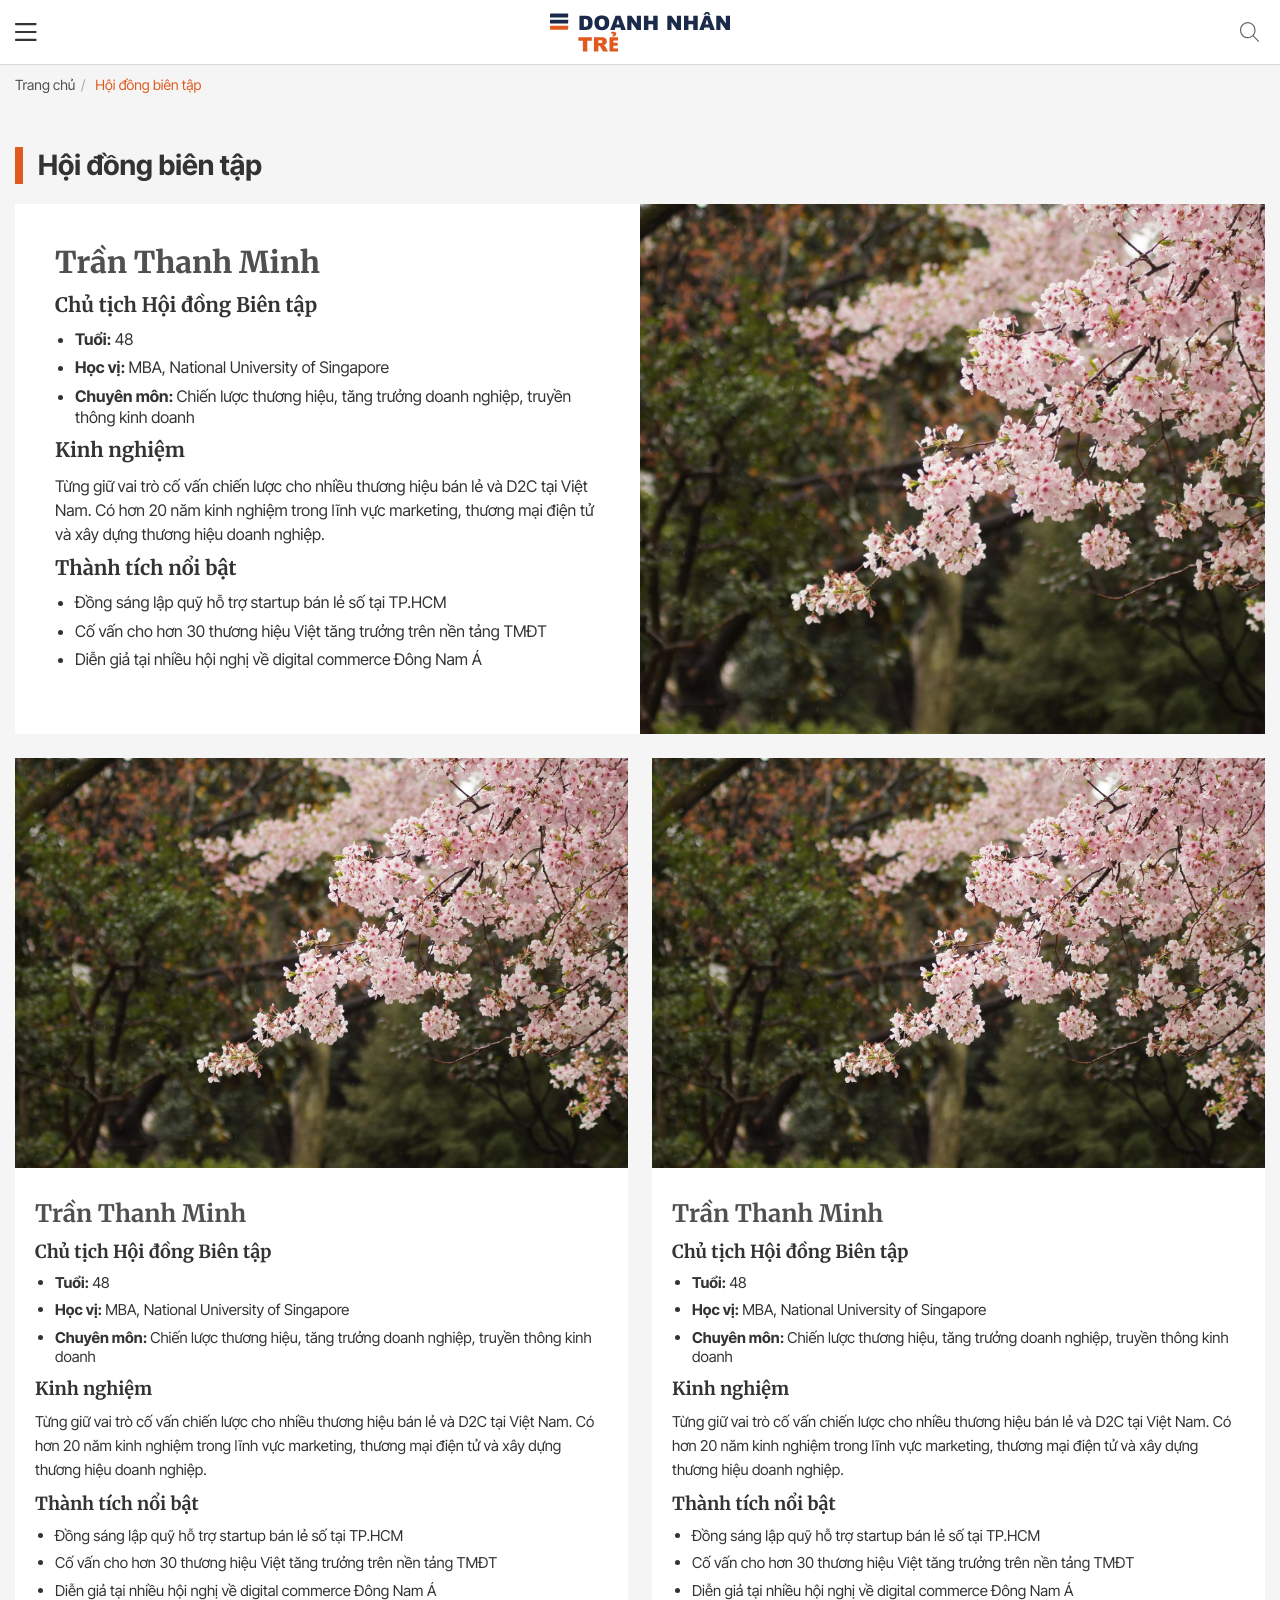
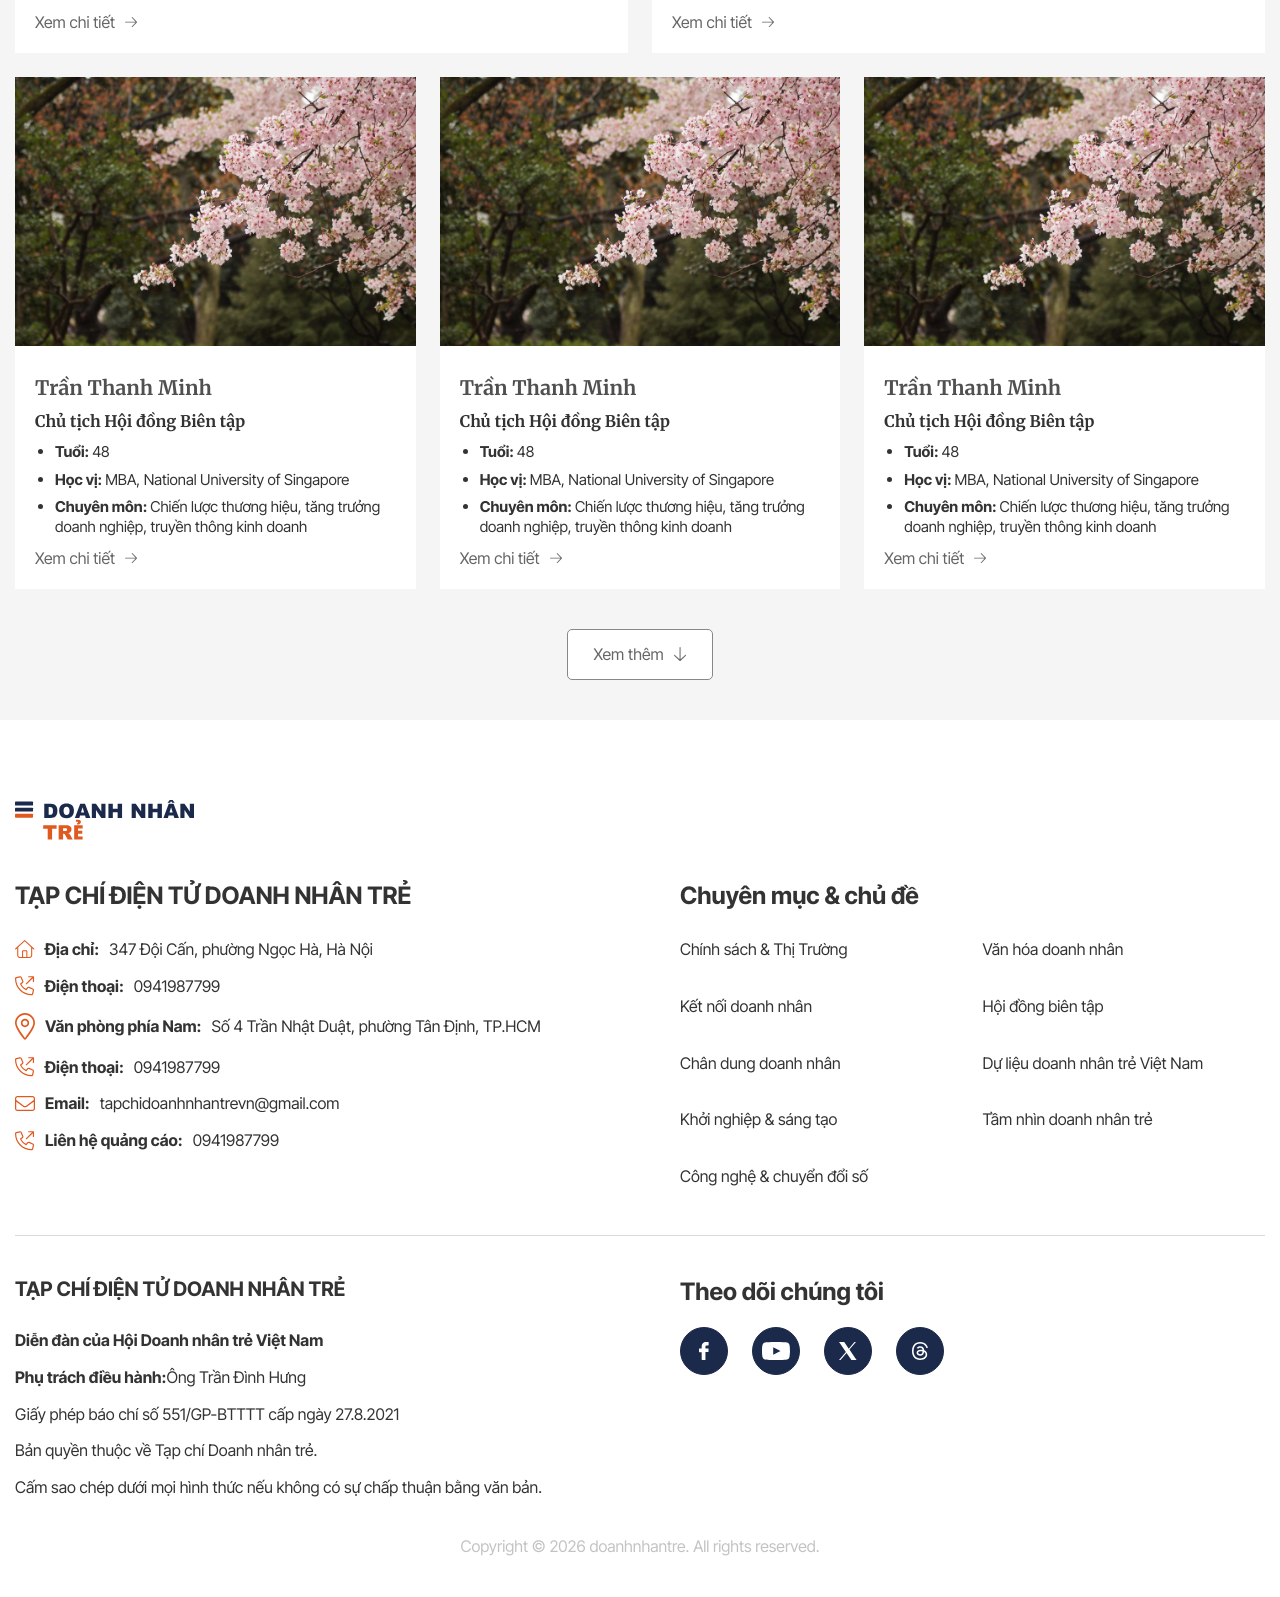
<file: hoi-dong-bien-tap.html>
<!DOCTYPE html>
<html lang="vi">
    <head>
        <meta charset="UTF-8" />
        <meta http-equiv="X-UA-Compatible" content="IE=edge" />
        <meta name="viewport" content="width=device-width, initial-scale=1.0" />
        <!-- favicon -->
        <link rel="shortcut icon" href="./images/favicon/favicon.ico" type="image/x-icon" />
        <!-- end favicon -->
        <title>Doanh nhân trẻ</title>
        <!-- font -->
        <link rel="preconnect" href="https://fonts.googleapis.com">
        <link rel="preconnect" href="https://fonts.gstatic.com" crossorigin>
        <link href="https://fonts.googleapis.com/css2?family=Inter+Tight:ital,wght@0,100..900;1,100..900&family=Merriweather:ital,opsz,wght@0,18..144,300..900;1,18..144,300..900&display=swap" rel="stylesheet">
        <!-- end font -->
        <link rel="stylesheet" href="./lib/swiper/swiper-bundle.min.css" />
        <link rel="stylesheet" href="./css/style.css" />
        <script src="./lib/jquery/jquery-3.7.1.min.js"></script>
    </head>

    <body>
        <!-- header -->
        <header id="header" class="header relative z-50 js__stickyHeader">
            <!-- pc -->
            <div class="d-3xl-block d-xl-none">
                <div class="header-desk relative z-10">
                    <!-- top -->
                    <div class="header-desk-top bg-white w-wrapper py-15">
                        <div class="header-desk-top__container w-1280 w-md-500 d-3xl-flex items-center justify-between">
                            <!-- left -->
                            <div class="left d-3xl-flex items-center">
                                <!-- logo -->
                                <div class="logo d-3xl-flex items-center gap-10">
                                    <a href="#" class="logo-img">
                                        <img src="./images/svg/logo.svg" alt="">
                                    </a>
                                </div>
                                <!-- end logo -->
                            </div>
                            <!-- end left -->

                            <!-- right -->
                            <div class="right d-3xl-flex items-center">
                                <!-- btn -->
                                <div>
                                    <a href="#" class="btn uppercase fs-14">Liên hệ quảng cáo</a>
                                </div>
                                <!-- end btn -->

                                <!-- search pc -->
                                <div class="search-desk js__searchDesk ml-24 pl-20 border-l-d9 relative">
                                    <div class="search-desk__icon js__searchIconDesk pointer bg-white">
                                        <img src="./images/svg/search-gray.svg" alt="">
                                    </div>
                                    <div class="search-desk__content js__searchContentDesk">
                                        <form action="search-desk__form">
                                            <div class="search-desk__group">
                                                <input type="text" class="search-desk__input js__searchInputDesk" placeholder="Tìm kiếm...">
                                            </div>
                                        </form>
                                    </div>
                                </div>
                                <!-- end search pc -->

                            </div>
                            <!-- end right -->
                        </div>
                    </div>
                    <!-- end top -->

                    <!-- menu -->
                    <div class="header-desk-menu bg-white w-wrapper relative bg-white border-t-d9 border-b-d9">
                        <div class="header-desk-menu__container w-1280 w-md-500 d-3xl-flex items-center justify-between">
                            <!-- navbar -->
                            <nav class="navbar flex-1">
                                <ul class="navbar-wrapper d-3xl-flex items-center justify-between">
                                    <!-- item -->
                                    <li class="navbar-item">
                                        <div class="navbar-item__heading d-3xl-flex items-center fw-400 fs-16">
                                            <a href="#" class="navbar-item__text flex-1 d-3xl-inline-block text-gray-33">Chính sách & Thị Trường</a>
                                        </div>
                                        <ul class="navbar-dropdown fs-14 scroll">
                                            <li class="navbar-dropdown__item">
                                                <a href="#" class="navbar-dropdown__link">Trong nước</a>
                                            </li>
                                            <li class="navbar-dropdown__item">
                                                <a href="#" class="navbar-dropdown__link">Quốc tế</a>
                                            </li>
                                            <li class="navbar-dropdown__item">
                                                <a href="#" class="navbar-dropdown__link">Tin phật sự</a>
                                            </li>
                                            <li class="navbar-dropdown__item">
                                                <a href="#" class="navbar-dropdown__link">Tin mới</a>
                                            </li>
                                        </ul>
                                    </li>
                                    <!-- end item -->
                                    <!-- item -->
                                    <li class="navbar-item">
                                        <div class="navbar-item__heading d-3xl-flex items-center fw-400 fs-16">
                                            <a href="#" class="navbar-item__text flex-1 d-3xl-inline-block text-gray-33">Kết nối doanh nhân</a>
                                        </div>
                                        <ul class="navbar-dropdown fs-14 scroll">
                                            <li class="navbar-dropdown__item">
                                                <a href="#" class="navbar-dropdown__link">Trong nước</a>
                                            </li>
                                            <li class="navbar-dropdown__item">
                                                <a href="#" class="navbar-dropdown__link">Quốc tế</a>
                                            </li>
                                            <li class="navbar-dropdown__item">
                                                <a href="#" class="navbar-dropdown__link">Tin phật sự</a>
                                            </li>
                                            <li class="navbar-dropdown__item">
                                                <a href="#" class="navbar-dropdown__link">Tin mới</a>
                                            </li>
                                        </ul>
                                    </li>
                                    <!-- end item -->
                                    <!-- item -->
                                    <li class="navbar-item">
                                        <div class="navbar-item__heading d-3xl-flex items-center fw-400 fs-16">
                                            <a href="#" class="navbar-item__text flex-1 d-3xl-inline-block text-gray-33">Khởi nghiệp & sáng tạo</a>
                                        </div>
                                        <ul class="navbar-dropdown fs-14 scroll">
                                            <li class="navbar-dropdown__item">
                                                <a href="#" class="navbar-dropdown__link">Trong nước</a>
                                            </li>
                                            <li class="navbar-dropdown__item">
                                                <a href="#" class="navbar-dropdown__link">Quốc tế</a>
                                            </li>
                                            <li class="navbar-dropdown__item">
                                                <a href="#" class="navbar-dropdown__link">Tin phật sự</a>
                                            </li>
                                            <li class="navbar-dropdown__item">
                                                <a href="#" class="navbar-dropdown__link">Tin mới</a>
                                            </li>
                                        </ul>
                                    </li>
                                    <!-- end item -->
                                    <!-- item -->
                                    <li class="navbar-item">
                                        <div class="navbar-item__heading d-3xl-flex items-center fw-400 fs-16">
                                            <a href="#" class="navbar-item__text flex-1 d-3xl-inline-block text-gray-33">Chân dung doanh nhân</a>
                                        </div>
                                        <ul class="navbar-dropdown fs-14 scroll">
                                            <li class="navbar-dropdown__item">
                                                <a href="#" class="navbar-dropdown__link">Trong nước</a>
                                            </li>
                                            <li class="navbar-dropdown__item">
                                                <a href="#" class="navbar-dropdown__link">Quốc tế</a>
                                            </li>
                                            <li class="navbar-dropdown__item">
                                                <a href="#" class="navbar-dropdown__link">Tin phật sự</a>
                                            </li>
                                            <li class="navbar-dropdown__item">
                                                <a href="#" class="navbar-dropdown__link">Tin mới</a>
                                            </li>
                                        </ul>
                                    </li>
                                    <!-- end item -->
                                    <!-- item -->
                                    <li class="navbar-item">
                                        <div class="navbar-item__heading d-3xl-flex items-center fw-400 fs-16">
                                            <a href="#" class="navbar-item__text flex-1 d-3xl-inline-block text-gray-33">Công nghệ & chuyển đối số</a>
                                        </div>
                                        <ul class="navbar-dropdown fs-14 scroll">
                                            <li class="navbar-dropdown__item">
                                                <a href="#" class="navbar-dropdown__link">Trong nước</a>
                                            </li>
                                            <li class="navbar-dropdown__item">
                                                <a href="#" class="navbar-dropdown__link">Quốc tế</a>
                                            </li>
                                            <li class="navbar-dropdown__item">
                                                <a href="#" class="navbar-dropdown__link">Tin phật sự</a>
                                            </li>
                                            <li class="navbar-dropdown__item">
                                                <a href="#" class="navbar-dropdown__link">Tin mới</a>
                                            </li>
                                        </ul>
                                    </li>
                                    <!-- end item -->
                                    <!-- item -->
                                    <li class="navbar-item">
                                        <div class="navbar-item__heading d-3xl-flex items-center fw-400 fs-16">
                                            <a href="#" class="navbar-item__text flex-1 d-3xl-inline-block text-gray-33">Dự liệu doanh nhân trẻ</a>
                                        </div>
                                        <ul class="navbar-dropdown fs-14 scroll">
                                            <li class="navbar-dropdown__item">
                                                <a href="#" class="navbar-dropdown__link">Trong nước</a>
                                            </li>
                                            <li class="navbar-dropdown__item">
                                                <a href="#" class="navbar-dropdown__link">Quốc tế</a>
                                            </li>
                                            <li class="navbar-dropdown__item">
                                                <a href="#" class="navbar-dropdown__link">Tin phật sự</a>
                                            </li>
                                            <li class="navbar-dropdown__item">
                                                <a href="#" class="navbar-dropdown__link">Tin mới</a>
                                            </li>
                                        </ul>
                                    </li>
                                    <!-- end item -->
                                    <!-- item -->
                                    <li class="navbar-item">
                                        <div class="navbar-item__heading d-3xl-flex items-center fw-400 fs-16">
                                            <a href="#" class="navbar-item__text flex-1 d-3xl-inline-block text-gray-33">Hội đồng biên tập</a>
                                        </div>
                                        <ul class="navbar-dropdown fs-14 scroll">
                                            <li class="navbar-dropdown__item">
                                                <a href="#" class="navbar-dropdown__link">Trong nước</a>
                                            </li>
                                            <li class="navbar-dropdown__item">
                                                <a href="#" class="navbar-dropdown__link">Quốc tế</a>
                                            </li>
                                            <li class="navbar-dropdown__item">
                                                <a href="#" class="navbar-dropdown__link">Tin phật sự</a>
                                            </li>
                                            <li class="navbar-dropdown__item">
                                                <a href="#" class="navbar-dropdown__link">Tin mới</a>
                                            </li>
                                        </ul>
                                    </li>
                                    <!-- end item -->
                                </ul>
                            </nav>
                            <!-- end navbar -->
                        </div>
                    </div>
                    <!-- end menu -->
                </div>
            </div>
            <!-- end pc -->
             
            <!-- mb -->
            <div class="d-3xl-none d-xl-block">
                <div class="header-mb relative z-10 border-b-d9">
                    <!-- bot -->
                    <div class="header-mb-bot w-wrapper bg-white">
                        <div class="header-mb-bot__container w-1280 d-3xl-flex items-center justify-between py-12">
                            <!-- left -->
                            <div class="left flex-1">
                                <!-- submenu -->
                                <div class="sub-menu">
                                    <!-- icon bar -->
                                    <div class="icon-bar js__clickShowMenuMb">
                                        <img src="./images/svg/bar-black.svg" alt="">
                                    </div>
                                    <!-- end icon bar -->
                                    <!-- content -->
                                    <div class="sub-menu__content">
                                        <!-- close -->
                                        <div class="sub-menu__close js__closeSubMenu d-3xl-flex items-center">
                                            <img src="./images/svg/close-gray.svg" alt="">
                                        </div>
                                        <!-- end close -->
            
                                        <div class="sub-menu__container">
                                            <!-- list -->
                                            <div class="sub-menu__list">
                                                <!-- item -->
                                                <div class="sub-menu__item px-20">
                                                    <!-- heading -->
                                                    <div class="heading-sub d-3xl-flex items-center justify-between py-15 text-gray-2b">
                                                        <h3 class="heading-sub__title fs-15 fw-500">
                                                            <a href="#">Chính sách & Thị trường</a>
                                                        </h3>
                                                        <div class="heading-sub__arrow js__dropDown">
                                                            <img src="./images/svg/arrow-down-gray.svg" alt="">
                                                        </div>
                                                    </div>
                                                    <!-- end heading -->
            
                                                    <!-- sub menu list -->
                                                    <ul class="list-sub js__listSubMenu">
                                                        <li class="item-sub">
                                                            <a href="#" class="item-sub__link fs-14">Release Calender</a>
                                                        </li>
                                                        <li class="item-sub">
                                                            <a href="#" class="item-sub__link fs-14">Release Calender</a>
                                                        </li>
                                                        <li class="item-sub">
                                                            <a href="#" class="item-sub__link fs-14">Release Calender</a>
                                                        </li>
                                                    </ul>
                                                    <!-- end sub menu list -->
                                                </div>
                                                <!-- end item -->
                                                <!-- item -->
                                                <div class="sub-menu__item px-20">
                                                    <!-- heading -->
                                                    <div class="heading-sub d-3xl-flex items-center justify-between py-15 text-gray-2b">
                                                        <h3 class="heading-sub__title fs-15 fw-500">
                                                            <a href="#">Chính sách & Thị trường</a>
                                                        </h3>
                                                        <div class="heading-sub__arrow js__dropDown">
                                                            <img src="./images/svg/arrow-down-gray.svg" alt="">
                                                        </div>
                                                    </div>
                                                    <!-- end heading -->
            
                                                    <!-- sub menu list -->
                                                    <ul class="list-sub js__listSubMenu">
                                                        <li class="item-sub">
                                                            <a href="#" class="item-sub__link fs-14">Release Calender</a>
                                                        </li>
                                                        <li class="item-sub">
                                                            <a href="#" class="item-sub__link fs-14">Release Calender</a>
                                                        </li>
                                                        <li class="item-sub">
                                                            <a href="#" class="item-sub__link fs-14">Release Calender</a>
                                                        </li>
                                                    </ul>
                                                    <!-- end sub menu list -->
                                                </div>
                                                <!-- end item -->
                                                <!-- item -->
                                                <div class="sub-menu__item px-20">
                                                    <!-- heading -->
                                                    <div class="heading-sub d-3xl-flex items-center justify-between py-15 text-gray-2b">
                                                        <h3 class="heading-sub__title fs-15 fw-500">
                                                            <a href="#">Chính sách & Thị trường</a>
                                                        </h3>
                                                        <div class="heading-sub__arrow js__dropDown">
                                                            <img src="./images/svg/arrow-down-gray.svg" alt="">
                                                        </div>
                                                    </div>
                                                    <!-- end heading -->
            
                                                    <!-- sub menu list -->
                                                    <ul class="list-sub js__listSubMenu">
                                                        <li class="item-sub">
                                                            <a href="#" class="item-sub__link fs-14">Release Calender</a>
                                                        </li>
                                                        <li class="item-sub">
                                                            <a href="#" class="item-sub__link fs-14">Release Calender</a>
                                                        </li>
                                                        <li class="item-sub">
                                                            <a href="#" class="item-sub__link fs-14">Release Calender</a>
                                                        </li>
                                                    </ul>
                                                    <!-- end sub menu list -->
                                                </div>
                                                <!-- end item -->
                                                <!-- item -->
                                                <div class="sub-menu__item px-20">
                                                    <!-- heading -->
                                                    <div class="heading-sub d-3xl-flex items-center justify-between py-15 text-gray-2b">
                                                        <h3 class="heading-sub__title fs-15 fw-500">
                                                            <a href="#">Chính sách & Thị trường</a>
                                                        </h3>
                                                        <div class="heading-sub__arrow js__dropDown">
                                                            <img src="./images/svg/arrow-down-gray.svg" alt="">
                                                        </div>
                                                    </div>
                                                    <!-- end heading -->
            
                                                    <!-- sub menu list -->
                                                    <ul class="list-sub js__listSubMenu">
                                                        <li class="item-sub">
                                                            <a href="#" class="item-sub__link fs-14">Release Calender</a>
                                                        </li>
                                                        <li class="item-sub">
                                                            <a href="#" class="item-sub__link fs-14">Release Calender</a>
                                                        </li>
                                                        <li class="item-sub">
                                                            <a href="#" class="item-sub__link fs-14">Release Calender</a>
                                                        </li>
                                                    </ul>
                                                    <!-- end sub menu list -->
                                                </div>
                                                <!-- end item -->
                                                <!-- item -->
                                                <div class="sub-menu__item px-20">
                                                    <!-- heading -->
                                                    <div class="heading-sub d-3xl-flex items-center justify-between py-15 text-gray-2b">
                                                        <h3 class="heading-sub__title fs-15 fw-500">
                                                            <a href="#">Chính sách & Thị trường</a>
                                                        </h3>
                                                        <div class="heading-sub__arrow js__dropDown">
                                                            <img src="./images/svg/arrow-down-gray.svg" alt="">
                                                        </div>
                                                    </div>
                                                    <!-- end heading -->
            
                                                    <!-- sub menu list -->
                                                    <ul class="list-sub js__listSubMenu">
                                                        <li class="item-sub">
                                                            <a href="#" class="item-sub__link fs-14">Release Calender</a>
                                                        </li>
                                                        <li class="item-sub">
                                                            <a href="#" class="item-sub__link fs-14">Release Calender</a>
                                                        </li>
                                                        <li class="item-sub">
                                                            <a href="#" class="item-sub__link fs-14">Release Calender</a>
                                                        </li>
                                                    </ul>
                                                    <!-- end sub menu list -->
                                                </div>
                                                <!-- end item -->
                                                <!-- item -->
                                                <div class="sub-menu__item px-20">
                                                    <!-- heading -->
                                                    <div class="heading-sub d-3xl-flex items-center justify-between py-15 text-gray-2b">
                                                        <h3 class="heading-sub__title fs-15 fw-500">
                                                            <a href="#">Chính sách & Thị trường</a>
                                                        </h3>
                                                        <div class="heading-sub__arrow js__dropDown">
                                                            <img src="./images/svg/arrow-down-gray.svg" alt="">
                                                        </div>
                                                    </div>
                                                    <!-- end heading -->
            
                                                    <!-- sub menu list -->
                                                    <ul class="list-sub js__listSubMenu">
                                                        <li class="item-sub">
                                                            <a href="#" class="item-sub__link fs-14">Release Calender</a>
                                                        </li>
                                                        <li class="item-sub">
                                                            <a href="#" class="item-sub__link fs-14">Release Calender</a>
                                                        </li>
                                                        <li class="item-sub">
                                                            <a href="#" class="item-sub__link fs-14">Release Calender</a>
                                                        </li>
                                                    </ul>
                                                    <!-- end sub menu list -->
                                                </div>
                                                <!-- end item -->
                                                <!-- item -->
                                                <div class="sub-menu__item px-20">
                                                    <!-- heading -->
                                                    <div class="heading-sub d-3xl-flex items-center justify-between py-15 text-gray-2b">
                                                        <h3 class="heading-sub__title fs-15 fw-500">
                                                            <a href="#">Chính sách & Thị trường</a>
                                                        </h3>
                                                        <div class="heading-sub__arrow js__dropDown">
                                                            <img src="./images/svg/arrow-down-gray.svg" alt="">
                                                        </div>
                                                    </div>
                                                    <!-- end heading -->
            
                                                    <!-- sub menu list -->
                                                    <ul class="list-sub js__listSubMenu">
                                                        <li class="item-sub">
                                                            <a href="#" class="item-sub__link fs-14">Release Calender</a>
                                                        </li>
                                                        <li class="item-sub">
                                                            <a href="#" class="item-sub__link fs-14">Release Calender</a>
                                                        </li>
                                                        <li class="item-sub">
                                                            <a href="#" class="item-sub__link fs-14">Release Calender</a>
                                                        </li>
                                                    </ul>
                                                    <!-- end sub menu list -->
                                                </div>
                                                <!-- end item -->
                                                
                                            </div>
                                            <!-- end list -->

                                            <!-- btn -->
                                            <div class="sub-menu__bot d-3xl-flex items-center justify-center pb-10 pt-30">
                                                <a href="#" class="btn uppercase fs-14">Liên hệ quảng cáo</a>
                                            </div>
                                            <!-- end btn -->
                                        </div>
                                    </div>
                                    <!-- end content -->
                                    <div class="overlay js__overlay"></div>
                                </div>
                                <!-- end submenu -->
                            </div>
                            <!-- end left -->
                            <!-- center -->
                            <div class="center flex-0">
                                <!-- logo -->
                                <div class="logo">
                                    <a href="#" class="logo-img">
                                        <img src="./images/svg/logo.svg" alt="">
                                    </a>
                                </div>
                                <!-- end logo -->
                            </div>
                            <!-- end center -->
    
                            <!-- right -->
                            <div class="right flex-1 d-3xl-flex items-center justify-end">
                                <!-- search mb -->
                                <div class="search-mb">
                                    <div class="search-mb__icon js__searchMb">
                                        <img src="./images/svg/search-gray.svg" alt="">
                                    </div>
                                    <!-- form -->
                                    <div class="header-search-mb__form h-60 w-full js__formSearchMb shadow">
                                        <form action="" class="w-full h-full">
                                            <div class="relative w-full h-full">
                                                <input type="text" class="header-search-input w-full h-full p-12 fs-16 js__focusSearchMb" placeholder="Search...">
                                                <div class="header-search-btn absolute h-full d-3xl-flex items-center p-8 js__closeSearchMb icon-20">
                                                    <img src="./images/svg/close-gray.svg" alt="">
                                                </div>
                                            </div>
                                        </form>
                                    </div>
                                    <!-- end form -->
                                </div>
                                <!-- end search mb -->
                            </div>
                            <!-- end right -->
                        </div>
                    </div>
                   <!-- end bot -->
                </div>
            </div>
            <!-- end mb -->

        </header>
        <!-- end header -->
        <!-- main -->
        <main id="main" class="main bg-gray-f5">

            <!-- breadcrumb -->
            <div class="breadcrumb w-wrapper">
                <div class="breadcrumb-container w-1280 d-3xl-flex items-center h-full w-full">
                    <!-- item -->
                    <div class="breadcrumb-item fs-14 h-full d-3xl-flex items-center">
                        <a href="/" class="breadcrumb-link">Trang chủ</a>
                    </div>
                    <!-- end item -->
                    <!-- item -->
                    <div class="breadcrumb-item fs-14 h-full d-3xl-flex items-center active">
                        <a href="#" class="breadcrumb-link">Hội đồng biên tập</a>
                    </div>
                    <!-- end item -->
                    
                </div>
            </div>
            <!-- end breadcrumb -->
            <!-- primary -->
            <section class="editorial-board-primary relative w-wrapper z-10 over-hidden">
                <div class="editorial-board-primary__container w-1280 w-md-500 relative py-40 py-md-20">
                    <!-- heading -->
                    <div class="heading-primary fs-28 d-3xl-flex items-center justify-between gap-20 flex-wrap">
                        <h2 class="heading-one flex-0 fw-700">
                            <a href="#">Hội đồng biên tập</a>
                        </h2>
                    </div>
                    <!-- end heading -->

                    <!-- large -->
                    <div class="editorial-board-primary__large">
                        <!-- article large -->
                        <div class="article-large d-3xl-flex flex-col-md bg-white">
                            <!-- content -->
                            <div class="article-content p-40 order-md-2">
                                <h1 class="article-title fs-30 fs-md-22 fw-800 font-merri text-gray-50 lh-130">
                                    <span>Trần Thanh Minh</span>
                                </h1>
                                
                                <div class="article-info mt-10">
                                    <h2>Chủ tịch Hội đồng Biên tập</h2>
                                    <ul>
                                        <li><strong>Tuổi: </strong>48</li>
                                        <li><strong>Học vị: </strong>MBA, National University of Singapore</li>
                                        <li><strong>Chuyên môn: </strong>Chiến lược thương hiệu, tăng trưởng doanh nghiệp, truyền thông kinh doanh</li>
                                    </ul>
                                    <h2>Kinh nghiệm</h2>
                                    <p>Từng giữ vai trò cố vấn chiến lược cho nhiều thương hiệu bán lẻ và D2C tại Việt Nam. Có hơn 20 năm kinh nghiệm trong lĩnh vực marketing, thương mại điện tử và xây dựng thương hiệu doanh nghiệp.</p>
                                    <h2>Thành tích nổi bật</h2>
                                    <ul>
                                        <li>Đồng sáng lập quỹ hỗ trợ startup bán lẻ số tại TP.HCM</li>
                                        <li>Cố vấn cho hơn 30 thương hiệu Việt tăng trưởng trên nền tảng TMĐT</li>
                                        <li>Diễn giả tại nhiều hội nghị về digital commerce Đông Nam Á</li>
                                    </ul>
                                </div>
                                <div class="see-more-primary mt-12">
                                    <a href="#" class="see-more-primary__link d-3xl-inline-flex items-center fs-16 text-gray-66">
                                        <span class="text flex-1 d-3xl-inline-block">Xem chi tiết</span>
                                        <div class="icon flex-0 icon-12 ml-10">
                                            <img src="./images/svg/arrow-next-gray.svg" alt="" class="icon-next">
                                        </div>
                                    </a>
                                </div>
                            </div>
                            <!-- end content -->
                            <!-- img -->
                            <div class="article-img flex-0 w-50 w-md-full order-md-1">
                                <a href="#" class="ratio-369x313">
                                    <img src="./images/2.jpg" alt="">
                                </a>
                            </div>
                            <!-- end img -->
                        </div>
                        <!-- end article large -->
                    </div>
                    <!-- end large -->
                    <!-- medium -->
                    <div class="editorial-board-primary__medium d-3xl-grid col-2 gap-24 d-md-block mt-24">
                        <!-- article -->
                        <div class="article bg-white mb-md-20">
                            <!-- img -->
                            <div class="article-img">
                                <a href="#" class="ratio-3x2">
                                    <img src="./images/2.jpg" alt="">
                                </a>
                            </div>
                            <!-- end img -->
                            <!-- content -->
                            <div class="article-content p-20">
                                <h2 class="article-title fs-24 fs-md-20 fw-800 font-merri text-gray-50 lh-130">
                                    <span>Trần Thanh Minh</span>
                                </h2>
                                
                                <div class="article-info mt-10">
                                    <h2>Chủ tịch Hội đồng Biên tập</h2>
                                    <ul>
                                        <li><strong>Tuổi: </strong>48</li>
                                        <li><strong>Học vị: </strong>MBA, National University of Singapore</li>
                                        <li><strong>Chuyên môn: </strong>Chiến lược thương hiệu, tăng trưởng doanh nghiệp, truyền thông kinh doanh</li>
                                    </ul>
                                    <h2>Kinh nghiệm</h2>
                                    <p>Từng giữ vai trò cố vấn chiến lược cho nhiều thương hiệu bán lẻ và D2C tại Việt Nam. Có hơn 20 năm kinh nghiệm trong lĩnh vực marketing, thương mại điện tử và xây dựng thương hiệu doanh nghiệp.</p>
                                    <h2>Thành tích nổi bật</h2>
                                    <ul>
                                        <li>Đồng sáng lập quỹ hỗ trợ startup bán lẻ số tại TP.HCM</li>
                                        <li>Cố vấn cho hơn 30 thương hiệu Việt tăng trưởng trên nền tảng TMĐT</li>
                                        <li>Diễn giả tại nhiều hội nghị về digital commerce Đông Nam Á</li>
                                    </ul>
                                </div>
                                <div class="see-more-primary mt-12">
                                    <a href="#" class="see-more-primary__link d-3xl-inline-flex items-center fs-16 text-gray-66">
                                        <span class="text flex-1 d-3xl-inline-block">Xem chi tiết</span>
                                        <div class="icon flex-0 icon-12 ml-10">
                                            <img src="./images/svg/arrow-next-gray.svg" alt="" class="icon-next">
                                        </div>
                                    </a>
                                </div>
                            </div>
                            <!-- end content -->
                        </div>
                        <!-- end article -->
                        <!-- article -->
                        <div class="article bg-white mb-md-20">
                            <!-- img -->
                            <div class="article-img">
                                <a href="#" class="ratio-3x2">
                                    <img src="./images/2.jpg" alt="">
                                </a>
                            </div>
                            <!-- end img -->
                            <!-- content -->
                            <div class="article-content p-20">
                                <h2 class="article-title fs-24 fs-md-20 fw-800 font-merri text-gray-50 lh-130">
                                    <span>Trần Thanh Minh</span>
                                </h2>
                                
                                <div class="article-info mt-10">
                                    <h2>Chủ tịch Hội đồng Biên tập</h2>
                                    <ul>
                                        <li><strong>Tuổi: </strong>48</li>
                                        <li><strong>Học vị: </strong>MBA, National University of Singapore</li>
                                        <li><strong>Chuyên môn: </strong>Chiến lược thương hiệu, tăng trưởng doanh nghiệp, truyền thông kinh doanh</li>
                                    </ul>
                                    <h2>Kinh nghiệm</h2>
                                    <p>Từng giữ vai trò cố vấn chiến lược cho nhiều thương hiệu bán lẻ và D2C tại Việt Nam. Có hơn 20 năm kinh nghiệm trong lĩnh vực marketing, thương mại điện tử và xây dựng thương hiệu doanh nghiệp.</p>
                                    <h2>Thành tích nổi bật</h2>
                                    <ul>
                                        <li>Đồng sáng lập quỹ hỗ trợ startup bán lẻ số tại TP.HCM</li>
                                        <li>Cố vấn cho hơn 30 thương hiệu Việt tăng trưởng trên nền tảng TMĐT</li>
                                        <li>Diễn giả tại nhiều hội nghị về digital commerce Đông Nam Á</li>
                                    </ul>
                                </div>
                                <div class="see-more-primary mt-12">
                                    <a href="#" class="see-more-primary__link d-3xl-inline-flex items-center fs-16 text-gray-66">
                                        <span class="text flex-1 d-3xl-inline-block">Xem chi tiết</span>
                                        <div class="icon flex-0 icon-12 ml-10">
                                            <img src="./images/svg/arrow-next-gray.svg" alt="" class="icon-next">
                                        </div>
                                    </a>
                                </div>
                            </div>
                            <!-- end content -->
                        </div>
                        <!-- end article -->
                    </div>
                    <!-- end medium -->
                    <!-- smalls -->
                    <div class="editorial-board-primary__smalls d-3xl-grid col-3 gap-24 d-md-block mt-24">
                        <!-- article -->
                        <div class="article bg-white mb-md-20">
                            <!-- img -->
                            <div class="article-img">
                                <a href="#" class="ratio-3x2">
                                    <img src="./images/2.jpg" alt="">
                                </a>
                            </div>
                            <!-- end img -->
                            <!-- content -->
                            <div class="article-content p-20">
                                <h2 class="article-title fs-24 fs-md-20 fw-800 font-merri text-gray-50 lh-130">
                                    <span>Trần Thanh Minh</span>
                                </h2>
                                
                                <div class="article-info mt-10">
                                    <h2>Chủ tịch Hội đồng Biên tập</h2>
                                    <ul>
                                        <li><strong>Tuổi: </strong>48</li>
                                        <li><strong>Học vị: </strong>MBA, National University of Singapore</li>
                                        <li><strong>Chuyên môn: </strong>Chiến lược thương hiệu, tăng trưởng doanh nghiệp, truyền thông kinh doanh</li>
                                    </ul>
                                    
                                </div>
                                <div class="see-more-primary mt-12">
                                    <a href="#" class="see-more-primary__link d-3xl-inline-flex items-center fs-16 text-gray-66">
                                        <span class="text flex-1 d-3xl-inline-block">Xem chi tiết</span>
                                        <div class="icon flex-0 icon-12 ml-10">
                                            <img src="./images/svg/arrow-next-gray.svg" alt="" class="icon-next">
                                        </div>
                                    </a>
                                </div>
                            </div>
                            <!-- end content -->
                        </div>
                        <!-- end article -->
                        <!-- article -->
                        <div class="article bg-white mb-md-20">
                            <!-- img -->
                            <div class="article-img">
                                <a href="#" class="ratio-3x2">
                                    <img src="./images/2.jpg" alt="">
                                </a>
                            </div>
                            <!-- end img -->
                            <!-- content -->
                            <div class="article-content p-20">
                                <h2 class="article-title fs-24 fs-md-20 fw-800 font-merri text-gray-50 lh-130">
                                    <span>Trần Thanh Minh</span>
                                </h2>
                                
                                <div class="article-info mt-10">
                                    <h2>Chủ tịch Hội đồng Biên tập</h2>
                                    <ul>
                                        <li><strong>Tuổi: </strong>48</li>
                                        <li><strong>Học vị: </strong>MBA, National University of Singapore</li>
                                        <li><strong>Chuyên môn: </strong>Chiến lược thương hiệu, tăng trưởng doanh nghiệp, truyền thông kinh doanh</li>
                                    </ul>
                                    
                                </div>
                                <div class="see-more-primary mt-12">
                                    <a href="#" class="see-more-primary__link d-3xl-inline-flex items-center fs-16 text-gray-66">
                                        <span class="text flex-1 d-3xl-inline-block">Xem chi tiết</span>
                                        <div class="icon flex-0 icon-12 ml-10">
                                            <img src="./images/svg/arrow-next-gray.svg" alt="" class="icon-next">
                                        </div>
                                    </a>
                                </div>
                            </div>
                            <!-- end content -->
                        </div>
                        <!-- end article -->
                        <!-- article -->
                        <div class="article bg-white mb-md-20">
                            <!-- img -->
                            <div class="article-img">
                                <a href="#" class="ratio-3x2">
                                    <img src="./images/2.jpg" alt="">
                                </a>
                            </div>
                            <!-- end img -->
                            <!-- content -->
                            <div class="article-content p-20">
                                <h2 class="article-title fs-24 fs-md-20 fw-800 font-merri text-gray-50 lh-130">
                                    <span>Trần Thanh Minh</span>
                                </h2>
                                
                                <div class="article-info mt-10">
                                    <h2>Chủ tịch Hội đồng Biên tập</h2>
                                    <ul>
                                        <li><strong>Tuổi: </strong>48</li>
                                        <li><strong>Học vị: </strong>MBA, National University of Singapore</li>
                                        <li><strong>Chuyên môn: </strong>Chiến lược thương hiệu, tăng trưởng doanh nghiệp, truyền thông kinh doanh</li>
                                    </ul>
                                    
                                </div>
                                <div class="see-more-primary mt-12">
                                    <a href="#" class="see-more-primary__link d-3xl-inline-flex items-center fs-16 text-gray-66">
                                        <span class="text flex-1 d-3xl-inline-block">Xem chi tiết</span>
                                        <div class="icon flex-0 icon-12 ml-10">
                                            <img src="./images/svg/arrow-next-gray.svg" alt="" class="icon-next">
                                        </div>
                                    </a>
                                </div>
                            </div>
                            <!-- end content -->
                        </div>
                        <!-- end article -->
                    </div>
                    <!-- end smalls -->

                    <!-- see more -->
                    <div class="see-more__tertiary d-3xl-flex items-center justify-center mt-40 mt-md-20">
                        <a href="#" class="see-more__tertiary__link d-3xl-flex items-center btn-secondary fs-16">
                            <span class="text flex-1 d-3xl-inline-block">Xem thêm</span>
                            <div class="icon flex-0 ml-10">
                                <img src="./images/svg/arrow-down-gray-2.svg" alt="" class="icon-next">
                            </div>
                        </a>
                    </div>
                    <!-- end see more -->
                    
                </div>
            </section>
            <!-- end primary -->
          
        </main>
        <!-- end main -->
        <!-- footer -->
        <footer id="footer" class="footer w-wrapper z-20 relative py-40 bg-white">
            <!-- footer container -->
            <div class="footer-container w-1280 mt-40">
                <!-- logo -->
                <a href="#" class="footer-logo logo-img">
                    <img src="./images/svg/logo.svg" alt="">
                </a>
                <!-- end logo -->

                <!-- top -->
                <div class="footer-top d-3xl-flex d-md-block gap-80 mt-40 mb-40 pb-40 pb-md-20 mb-md-20 border-b-d9">
                    <!-- info -->
                    <div class="footer-info flex-1">
                        <!-- heading -->
                        <div class="footer-info__heading fs-24 fs-md-18 fw-700 text-gray-33 uppercase">
                            <span>Tạp chí điện tử doanh nhân trẻ</span>
                        </div>
                        <!-- end heading -->

                        <!-- list -->
                        <ul class="footer-info__list mt-20">
                            <!-- item -->
                            <li class="footer-info__item d-3xl-flex items-center gap-10 py-8">
                                <div class="icon icon-20 icon-md-18 flex-0">
                                    <img src="./images/svg/home-orange.svg" alt="">
                                </div>

                                <div class="d-3xl-flex items-center fs-16 fs-md-14 text-gray-33 flex-1">
                                    <span class="fw-700 d-3xl-inline-block mr-10">Địa chỉ: </span><span>347 Đội Cấn, phường Ngọc Hà, Hà Nội</span>
                                </div>
                            </li>
                            <!-- end item -->
                            <!-- item -->
                            <li class="footer-info__item d-3xl-flex items-center gap-10 py-8">
                                <div class="icon icon-20 icon-md-18 flex-0">
                                    <img src="./images/svg/phone-orange.svg" alt="">
                                </div>

                                <div class="d-3xl-flex items-center fs-16 fs-md-14 text-gray-33 flex-1">
                                    <span class="fw-700 d-3xl-inline-block mr-10">Điện thoại: </span><span>0941987799</span>
                                </div>
                            </li>
                            <!-- end item -->
                            <!-- item -->
                            <li class="footer-info__item d-3xl-flex items-center gap-10 py-8">
                                <div class="icon icon-20 icon-md-18 flex-0">
                                    <img src="./images/svg/location-orange.svg" alt="">
                                </div>

                                <div class="d-3xl-flex items-center fs-16 fs-md-14 text-gray-33 flex-1">
                                    <span class="fw-700 d-3xl-inline-block mr-10">Văn phòng phía Nam: </span><span>Số 4 Trần Nhật Duật, phường Tân Định, TP.HCM</span>
                                </div>
                            </li>
                            <!-- end item -->
                            <!-- item -->
                            <li class="footer-info__item d-3xl-flex items-center gap-10 py-8">
                                <div class="icon icon-20 icon-md-18 flex-0">
                                    <img src="./images/svg/phone-orange.svg" alt="">
                                </div>

                                <div class="d-3xl-flex items-center fs-16 fs-md-14 text-gray-33 flex-1">
                                    <span class="fw-700 d-3xl-inline-block mr-10">Điện thoại: </span><span>0941987799</span>
                                </div>
                            </li>
                            <!-- end item -->
                            <!-- item -->
                            <li class="footer-info__item d-3xl-flex items-center gap-10 py-8">
                                <div class="icon icon-20 icon-md-18 flex-0">
                                    <img src="./images/svg/email-orange.svg" alt="">
                                </div>

                                <div class="d-3xl-flex items-center fs-16 fs-md-14 text-gray-33 flex-1">
                                    <span class="fw-700 d-3xl-inline-block mr-10">Email: </span><span>tapchidoanhnhantrevn@gmail.com</span>
                                </div>
                            </li>
                            <!-- end item -->
                            <!-- item -->
                            <li class="footer-info__item d-3xl-flex items-center gap-10 py-8">
                                <div class="icon icon-20 icon-md-18 flex-0">
                                    <img src="./images/svg/phone-orange.svg" alt="">
                                </div>

                                <div class="d-3xl-flex items-center fs-16 fs-md-14 text-gray-33 flex-1">
                                    <span class="fw-700 d-3xl-inline-block mr-10">Liên hệ quảng cáo: </span><span>0941987799</span>
                                </div>
                            </li>
                            <!-- end item -->
                        </ul>
                        <!-- end list -->
                    </div>
                    <!-- end info -->

                    <!-- list cate -->
                    <div class="footer-cate flex-1 mt-md-20">
                        <!-- heading -->
                        <div class="footer-cate__heading fs-24 fs-md-18 fw-700 text-gray-33">
                            <span>Chuyên mục & chủ đề</span>
                        </div>
                        <!-- end heading -->

                        <!-- list -->
                        <ul class="footer-cate__list d-3xl-grid col-2 gap-20 gap-md-10 mt-20">
                            <!-- item -->
                             <li class="footer-cate__item fs-16 fs-md-14 text-gray-33">
                                <a href="#" class="footer-cate__link py-8 d-3xl-flex items-center">Chính sách & Thị Trường</a>
                             </li>
                            <!-- end item -->
                            <!-- item -->
                             <li class="footer-cate__item fs-16 fs-md-14 text-gray-33">
                                <a href="#" class="footer-cate__link py-8 d-3xl-flex items-center">Văn hóa doanh nhân</a>
                             </li>
                            <!-- end item -->
                            <!-- item -->
                             <li class="footer-cate__item fs-16 fs-md-14 text-gray-33">
                                <a href="#" class="footer-cate__link py-8 d-3xl-flex items-center">Kết nối doanh nhân</a>
                             </li>
                            <!-- end item -->
                            <!-- item -->
                             <li class="footer-cate__item fs-16 fs-md-14 text-gray-33">
                                <a href="#" class="footer-cate__link py-8 d-3xl-flex items-center">Hội đồng biên tập</a>
                             </li>
                            <!-- end item -->
                            <!-- item -->
                             <li class="footer-cate__item fs-16 fs-md-14 text-gray-33">
                                <a href="#" class="footer-cate__link py-8 d-3xl-flex items-center">Chân dung doanh nhân</a>
                             </li>
                            <!-- end item -->
                            <!-- item -->
                             <li class="footer-cate__item fs-16 fs-md-14 text-gray-33">
                                <a href="#" class="footer-cate__link py-8 d-3xl-flex items-center">Dự liệu doanh nhân trẻ Việt Nam</a>
                             </li>
                            <!-- end item -->
                            <!-- item -->
                             <li class="footer-cate__item fs-16 fs-md-14 text-gray-33">
                                <a href="#" class="footer-cate__link py-8 d-3xl-flex items-center">Khởi nghiệp & sáng tạo</a>
                             </li>
                            <!-- end item -->
                            <!-- item -->
                             <li class="footer-cate__item fs-16 fs-md-14 text-gray-33">
                                <a href="#" class="footer-cate__link py-8 d-3xl-flex items-center">Tầm nhìn doanh nhân trẻ</a>
                             </li>
                            <!-- end item -->
                            <!-- item -->
                             <li class="footer-cate__item fs-16 fs-md-14 text-gray-33">
                                <a href="#" class="footer-cate__link py-8 d-3xl-flex items-center">Công nghệ & chuyển đổi số</a>
                             </li>
                            <!-- end item -->
                        </ul>
                        <!-- end list -->
                    </div>
                    <!-- end list cate -->
                </div>
                <!-- end top -->

                <!-- center -->
                <div class="footer-center d-3xl-flex d-md-block gap-80">
                    <!-- text list -->
                    <div class="footer-text flex-1">
                        <!-- heading -->
                        <div class="footer-text__heading fs-20 fs-md-18 fw-700 text-gray-33 uppercase">
                            <span>Tạp chí điện tử doanh nhân trẻ</span>
                        </div>
                        <!-- end heading -->

                        <!-- list -->
                        <ul class="footer-text__list mt-20">
                            <!-- item -->
                            <li class="footer-info__item d-3xl-flex items-center py-8 fs-16 fs-md-14 text-gray-33">
                               <strong>Diễn đàn của Hội Doanh nhân trẻ Việt Nam</strong>
                            </li>
                            <!-- end item -->
                            <!-- item -->
                            <li class="footer-info__item d-3xl-flex items-center py-8 fs-16 fs-md-14 text-gray-33">
                                <strong>Phụ trách điều hành: </strong>Ông Trần Đình Hưng
                            </li>
                            <!-- end item -->
                            <!-- item -->
                            <li class="footer-info__item d-3xl-flex items-center py-8 fs-16 fs-md-14 text-gray-33">
                                Giấy phép báo chí số 551/GP-BTTTT cấp ngày 27.8.2021
                            </li>
                            <!-- end item -->
                            <!-- item -->
                            <li class="footer-info__item d-3xl-flex items-center py-8 fs-16 fs-md-14 text-gray-33">
                                Bản quyền thuộc về Tạp chí Doanh nhân trẻ.
                            </li>
                            <!-- end item -->
                            <!-- item -->
                            <li class="footer-info__item d-3xl-flex items-center py-8 fs-16 fs-md-14 text-gray-33">
                                Cấm sao chép dưới mọi hình thức nếu không có sự chấp thuận bằng văn bản.
                            </li>
                            <!-- end item -->
                        </ul>
                        <!-- end list -->
                    </div>
                    <!-- end text list -->

                    <!-- social footer -->
                    <div class="footer-social flex-1 mt-md-20">
                        <!-- heading -->
                        <div class="footer-social__heading fs-24 fs-md-18 fw-700 text-gray-33">
                            <span>Theo dõi chúng tôi</span>
                        </div>
                        <!-- end heading -->

                        <!-- list -->
                        <ul class="footer-social__list mt-20 d-3xl-flex items-center gap-24">
                            <li class="footer-social__item">
                                <a href="#" class="footer-social__link">
                                    <img src="./images/svg/fb-w.svg" alt="">
                                </a>
                            </li>
                            <li class="footer-social__item">
                                <a href="#" class="footer-social__link">
                                    <img src="./images/svg/ytb-w.svg" alt="">
                                </a>
                            </li>
                            <li class="footer-social__item">
                                <a href="#" class="footer-social__link">
                                    <img src="./images/svg/twitter-w.svg" alt="">
                                </a>
                            </li>
                            <li class="footer-social__item">
                                <a href="#" class="footer-social__link">
                                    <img src="./images/svg/thred-w.svg" alt="">
                                </a>
                            </li>
                        </ul>
                        <!-- end list -->
                    </div>
                    <!-- end social footer -->
                </div>
                <!-- end center -->

                <!-- bot -->
                <div class="footer-bot d-3xl-flex items-center justify-center mt-30 fs-16 fs-md-14 text-center text-gray-c3">
                    <span>Copyright © 2026 doanhnhantre. All rights reserved.</span>
                </div>
                <!-- end bot -->
            </div>
            <!-- end footer container -->
            <!-- back top -->
            <div id="back-top">
                <img src="./images/svg/arrow-top-w.svg" alt="">
            </div>
            <!-- end back top -->

        </footer>
        <!-- end footer -->
        <script src="./lib/swiper/swiper-bundle.min.js"></script>
        <script src="./js/main.js"></script>
    </body>
</html>
</file>
<file: css/style.css>
@charset "UTF-8";
html,
body,
div,
span,
applet,
object,
iframe,
h1,
h2,
h3,
h4,
h5,
h6,
p,
blockquote,
pre,
a,
abbr,
acronym,
address,
big,
cite,
code,
del,
dfn,
em,
img,
ins,
kbd,
q,
s,
samp,
small,
strike,
sub,
sup,
tt,
var,
u,
i,
center,
dl,
dt,
dd,
ol,
ul,
li,
fieldset,
form,
label,
legend,
table,
caption,
tbody,
tfoot,
thead,
tr,
th,
td,
article,
aside,
canvas,
details,
embed,
figure,
figcaption,
footer,
header,
hgroup,
menu,
nav,
output,
ruby,
section,
summary,
time,
mark,
audio,
video {
  margin: 0;
  padding: 0;
  border: 0;
  font-size: 100%;
  font: inherit;
  vertical-align: baseline;
}

/* HTML5 display-role reset for older browsers */
article,
aside,
details,
figcaption,
figure,
footer,
header,
hgroup,
menu,
nav,
section {
  display: block;
}

body {
  line-height: 1.3;
}

ol,
ul {
  list-style: none;
}

blockquote,
q {
  quotes: none;
}

blockquote:before,
blockquote:after,
q:before,
q:after {
  content: "";
  content: none;
}

table {
  border-collapse: collapse;
  border-spacing: 0;
}

html {
  box-sizing: border-box;
  scroll-behavior: smooth;
  -ms-text-size-adjust: 100%;
  -webkit-text-size-adjust: 100%;
}

* {
  margin: 0;
  padding: 0;
  -webkit-tap-highlight-color: transparent;
}

*,
*:before,
*:after {
  box-sizing: border-box;
}

body {
  position: relative;
  font-family: "Inter Tight", sans-serif;
  font-weight: 400;
  font-size: 1rem;
  font-style: normal;
  text-rendering: geometricPrecision;
  line-height: 1.3;
  color: #333;
  background-color: #fff;
}
body.hidden {
  overflow: hidden;
}

input,
textarea,
select,
button {
  outline: none;
  font-family: "Inter Tight", sans-serif;
  text-rendering: geometricPrecision;
  border: 0;
  color: #333;
  font-size: 1rem;
  background-color: transparent;
}

input {
  line-height: normal;
}

label,
button {
  cursor: pointer;
}

a {
  text-decoration: unset;
  color: inherit;
  word-break: break-word;
}

a:hover,
a:active,
a:focus {
  outline: 0;
  color: inherit;
  color: #E05A20;
}

.link-decoration:hover {
  text-decoration: underline;
}

img {
  display: block;
  max-width: 100%;
  object-fit: cover;
}

.mx-auto {
  margin: auto;
}

p {
  line-height: 24px;
  word-break: break-word;
}

/*===========================================================================*/
.font-arial {
  font-family: "Arial", sans-serif;
}

.font-merri {
  font-family: "Merriweather", serif;
}

.font-inter-tight {
  font-family: "Inter Tight", sans-serif;
}

/*===========================================================================*/
.w-1000 {
  max-width: 1000px;
  width: 100%;
  margin: 0 auto;
}

.w-1140 {
  max-width: 1140px;
  width: 100%;
  margin: 0 auto;
}

.w-1280 {
  max-width: 1280px;
  width: 100%;
  margin: 0 auto;
}

.w-1920 {
  max-width: 1920px;
  width: 100%;
  margin: 0 auto;
}

.w-full {
  width: 100%;
}

.w-15 {
  width: 15%;
}

.w-30 {
  width: 30%;
}

.w-35 {
  width: 35%;
}

.w-40 {
  width: 40%;
}

.w-45 {
  width: 45%;
}

.w-50 {
  width: 50%;
}

.w-55 {
  width: 55%;
}

.w-60 {
  width: 60%;
}

.w-65 {
  width: 65%;
}

.w-70 {
  width: 70%;
}

.w-20px {
  width: 20px;
}

/*=================================================================*/
.d-3xl-none {
  display: none;
}

.d-3xl-block {
  display: block;
}

.d-3xl-flex {
  display: flex;
}

.d-3xl-grid {
  display: grid;
}

.d-3xl-inline {
  display: inline;
}

.d-3xl-inline-block {
  display: inline-block;
}

.d-3xl-inline-flex {
  display: inline-flex;
}

/*=================================================================*/
.btn {
  cursor: pointer;
  display: inline-flex;
  align-items: center;
  justify-content: space-between;
  padding: 16px 35px;
  background-color: #E05A20;
  border: 1px solid #E05A20;
  color: #fff;
  outline: none;
  font-weight: normal;
}
.btn:hover {
  background-color: #c44e1b;
  color: #fff;
}

.btn-secondary {
  cursor: pointer;
  display: inline-flex;
  align-items: center;
  justify-content: center;
  padding: 14px 25px;
  background-color: #fff;
  border: 1px solid #888888;
  color: #666;
  outline: none;
  border-radius: 5px;
  font-weight: normal;
}
.btn-secondary:hover {
  background-color: #d1d1d1;
  color: #666;
}

/*===========================================================================*/
.fs-10 {
  font-size: 0.625rem;
}

.fs-11 {
  font-size: 0.6875rem;
}

.fs-12 {
  font-size: 0.75rem;
}

.fs-13 {
  font-size: 0.8125rem;
}

.fs-14 {
  font-size: 0.875rem;
}

.fs-15 {
  font-size: 0.9375rem;
}

.fs-16 {
  font-size: 1rem;
}

.fs-17 {
  font-size: 1.0625rem;
}

.fs-18 {
  font-size: 1.125rem;
}

.fs-20 {
  font-size: 1.25rem;
}

.fs-21 {
  font-size: 1.3125rem;
}

.fs-22 {
  font-size: 1.375rem;
}

.fs-23 {
  font-size: 1.4375rem;
}

.fs-24 {
  font-size: 1.5rem;
}

.fs-25 {
  font-size: 1.5625rem;
}

.fs-26 {
  font-size: 1.625rem;
}

.fs-28 {
  font-size: 1.75rem;
}

.fs-30 {
  font-size: 1.875rem;
}

.fs-32 {
  font-size: 2rem;
}

.fs-36 {
  font-size: 2.25rem;
}

.fs-40 {
  font-size: 2.5rem;
}

.fs-48 {
  font-size: 3rem;
}

.fs-50 {
  font-size: 50px;
}

.fs-60 {
  font-size: 3.75rem;
}

/*=================================================================*/
.ratio-2x3 {
  position: relative;
  display: block;
  padding-bottom: 150%;
}

.ratio-5x7 {
  position: relative;
  display: block;
  padding-bottom: 140%;
}

.ratio-6x7 {
  position: relative;
  display: block;
  padding-bottom: 115%;
}

.ratio-1x1,
.image-wrapper-full {
  position: relative;
  display: block;
  padding-bottom: 100%;
}

.ratio-369x313 {
  position: relative;
  display: block;
  padding-bottom: 84.82%;
}

.ratio-4x3 {
  position: relative;
  display: block;
  padding-bottom: 75%;
}

.ratio-3x2 {
  position: relative;
  display: block;
  padding-bottom: 67%;
}

.ratio-15x9 {
  position: relative;
  display: block;
  padding-bottom: 60%;
}

.ratio-16x9,
.image-wrapper {
  position: relative;
  display: block;
  padding-bottom: 56.25%;
}

.ratio-21x9 {
  position: relative;
  display: block;
  padding-bottom: 42.8571428571%;
}

.ratio-2x12 {
  position: relative;
  display: block;
  padding-bottom: 16.67%;
}

.ratio-2x3 img,
.ratio-5x7 img,
.ratio-6x7 img,
.ratio-4x3 img,
.ratio-3x2 img,
.ratio-1x1 img,
.ratio-369x313 img,
.ratio-15x9 img,
.ratio-16x9 img,
.ratio-21x9 img,
.ratio-2x12 img,
.image-wrapper img,
.image-wrapper-full img {
  position: absolute;
  object-fit: cover;
  width: 100%;
  height: 100%;
}

/*=================================================================*/
.text-black {
  color: #000;
}

.text-white {
  color: #fff;
}

.text-gray-2b {
  color: #2b2b2b;
}

.text-gray-33 {
  color: #333;
}

.text-gray-44 {
  color: #444;
}

.text-gray-50 {
  color: #505050;
}

.text-gray-55 {
  color: #555;
}

.text-gray-66 {
  color: #666;
}

.text-gray-88 {
  color: #888;
}

.text-gray-99 {
  color: #999;
}

.text-gray-c3 {
  color: #c3c3c3;
}

.text-orange-e0 {
  color: #E05A20;
}

/*=================================================================*/
.bg-white {
  background-color: #fff;
}

.bg-black {
  background-color: #000;
}

.bg-transparent {
  background-color: transparent;
}

.bg-orange-e0 {
  background-color: #E05A20;
}

.bg-blue-1b {
  background-color: #1B2A4A;
}

.bg-gray-f5 {
  background-color: #F5F5F5;
}

/*=================================================================*/
.fw-300 {
  font-weight: 300;
}

.fw-400 {
  font-weight: 400;
}

.fw-500 {
  font-weight: 500;
}

.fw-600 {
  font-weight: 600;
}

.fw-700 {
  font-weight: 700;
}

.fw-800 {
  font-weight: 800;
}

.fw-900 {
  font-weight: 900;
}

.fw-bold {
  font-weight: bold;
}

/*=================================================================*/
.pt-4 {
  padding-top: 0.25rem;
}

.pb-4 {
  padding-bottom: 0.25rem;
}

.pl-4 {
  padding-left: 0.25rem;
}

.pr-4 {
  padding-right: 0.25rem;
}

.py-4 {
  padding-top: 0.25rem;
  padding-bottom: 0.25rem;
}

.px-4 {
  padding-left: 0.25rem;
  padding-right: 0.25rem;
}

.p-4 {
  padding: 0.25rem;
}

.mt-4 {
  margin-top: 0.25rem;
}

.mb-4 {
  margin-bottom: 0.25rem;
}

.ml-4 {
  margin-left: 0.25rem;
}

.mr-4 {
  margin-right: 0.25rem;
}

.my-4 {
  margin-top: 0.25rem;
  margin-bottom: 0.25rem;
}

.mx-4 {
  margin-left: 0.25rem;
  margin-right: 0.25rem;
}

.m-4 {
  margin: 0.25rem;
}

/*=================================================================*/
.pt-8 {
  padding-top: 0.5rem;
}

.pb-8 {
  padding-bottom: 0.5rem;
}

.pl-8 {
  padding-left: 0.5rem;
}

.pr-8 {
  padding-right: 0.5rem;
}

.py-8 {
  padding-top: 0.5rem;
  padding-bottom: 0.5rem;
}

.px-8 {
  padding-left: 0.5rem;
  padding-right: 0.5rem;
}

.p-8 {
  padding: 0.5rem;
}

.mt-8 {
  margin-top: 0.5rem;
}

.mb-8 {
  margin-bottom: 0.5rem;
}

.ml-8 {
  margin-left: 0.5rem;
}

.mr-8 {
  margin-right: 0.5rem;
}

.my-8 {
  margin-top: 0.5rem;
  margin-bottom: 0.5rem;
}

.mx-8 {
  margin-left: 0.5rem;
  margin-right: 0.5rem;
}

.m-8 {
  margin: 0.5rem;
}

/*=================================================================*/
.pt-10 {
  padding-top: 0.625rem;
}

.pb-10 {
  padding-bottom: 0.625rem;
}

.pl-10 {
  padding-left: 0.625rem;
}

.pr-10 {
  padding-right: 0.625rem;
}

.py-10 {
  padding-top: 0.625rem;
  padding-bottom: 0.625rem;
}

.px-10 {
  padding-left: 0.625rem;
  padding-right: 0.625rem;
}

.p-10 {
  padding: 0.625rem;
}

.mt-10 {
  margin-top: 0.625rem;
}

.mb-10 {
  margin-bottom: 0.625rem;
}

.ml-10 {
  margin-left: 0.625rem;
}

.mr-10 {
  margin-right: 0.625rem;
}

.my-10 {
  margin-top: 0.625rem;
  margin-bottom: 0.625rem;
}

.mx-10 {
  margin-left: 0.625rem;
  margin-right: 0.625rem;
}

.m-10 {
  margin: 0.625rem;
}

/*=================================================================*/
.pt-12 {
  padding-top: 0.75rem;
}

.pb-12 {
  padding-bottom: 0.75rem;
}

.pl-12 {
  padding-left: 0.75rem;
}

.pr-12 {
  padding-right: 0.75rem;
}

.py-12 {
  padding-top: 0.75rem;
  padding-bottom: 0.75rem;
}

.px-12 {
  padding-left: 0.75rem;
  padding-right: 0.75rem;
}

.p-12 {
  padding: 0.75rem;
}

.mt-12 {
  margin-top: 0.75rem;
}

.mb-12 {
  margin-bottom: 0.75rem;
}

.ml-12 {
  margin-left: 0.75rem;
}

.mr-12 {
  margin-right: 0.75rem;
}

.my-12 {
  margin-top: 0.75rem;
  margin-bottom: 0.75rem;
}

.mx-12 {
  margin-left: 0.75rem;
  margin-right: 0.75rem;
}

.m-12 {
  margin: 0.75rem;
}

/*=================================================================*/
.pt-15 {
  padding-top: 0.9375rem;
}

.pb-15 {
  padding-bottom: 0.9375rem;
}

.pl-15 {
  padding-left: 0.9375rem;
}

.pr-15 {
  padding-right: 0.9375rem;
}

.py-15 {
  padding-top: 0.9375rem;
  padding-bottom: 0.9375rem;
}

.px-15 {
  padding-left: 0.9375rem;
  padding-right: 0.9375rem;
}

.p-15 {
  padding: 0.9375rem;
}

.mt-15 {
  margin-top: 0.9375rem;
}

.mb-15 {
  margin-bottom: 0.9375rem;
}

.ml-15 {
  margin-left: 0.9375rem;
}

.mr-15 {
  margin-right: 0.9375rem;
}

.my-15 {
  margin-top: 0.9375rem;
  margin-bottom: 0.9375rem;
}

.mx-15 {
  margin-left: 0.9375rem;
  margin-right: 0.9375rem;
}

.m-15 {
  margin: 0.9375rem;
}

/*=================================================================*/
.pt-16 {
  padding-top: 1rem;
}

.pb-16 {
  padding-bottom: 1rem;
}

.pl-16 {
  padding-left: 1rem;
}

.pr-16 {
  padding-right: 1rem;
}

.py-16 {
  padding-top: 1rem;
  padding-bottom: 1rem;
}

.px-16 {
  padding-left: 1rem;
  padding-right: 1rem;
}

.p-16 {
  padding: 1rem;
}

.mt-16 {
  margin-top: 1rem;
}

.mb-16 {
  margin-bottom: 1rem;
}

.ml-16 {
  margin-left: 1rem;
}

.mr-16 {
  margin-right: 1rem;
}

.my-16 {
  margin-top: 1rem;
  margin-bottom: 1rem;
}

.mx-16 {
  margin-left: 1rem;
  margin-right: 1rem;
}

.m-16 {
  margin: 1rem;
}

/*=================================================================*/
.pt-20 {
  padding-top: 1.25rem;
}

.pb-20 {
  padding-bottom: 1.25rem;
}

.pl-20 {
  padding-left: 1.25rem;
}

.pr-20 {
  padding-right: 1.25rem;
}

.py-20 {
  padding-top: 1.25rem;
  padding-bottom: 1.25rem;
}

.px-20 {
  padding-left: 1.25rem;
  padding-right: 1.25rem;
}

.p-20 {
  padding: 1.25rem;
}

.mt-20 {
  margin-top: 1.25rem;
}

.mb-20 {
  margin-bottom: 1.25rem;
}

.ml-20 {
  margin-left: 1.25rem;
}

.mr-20 {
  margin-right: 1.25rem;
}

.my-20 {
  margin-top: 1.25rem;
  margin-bottom: 1.25rem;
}

.mx-20 {
  margin-left: 1.25rem;
  margin-right: 1.25rem;
}

.m-20 {
  margin: 1.25rem;
}

/*=================================================================*/
.pt-24 {
  padding-top: 1.5rem;
}

.pb-24 {
  padding-bottom: 1.5rem;
}

.pl-24 {
  padding-left: 1.5rem;
}

.pr-24 {
  padding-right: 1.5rem;
}

.py-24 {
  padding-top: 1.5rem;
  padding-bottom: 1.5rem;
}

.px-24 {
  padding-left: 1.5rem;
  padding-right: 1.5rem;
}

.p-24 {
  padding: 1.5rem;
}

.mt-24 {
  margin-top: 1.5rem;
}

.mb-24 {
  margin-bottom: 1.5rem;
}

.ml-24 {
  margin-left: 1.5rem;
}

.mr-24 {
  margin-right: 1.5rem;
}

.my-24 {
  margin-top: 1.5rem;
  margin-bottom: 1.5rem;
}

.mx-24 {
  margin-left: 1.5rem;
  margin-right: 1.5rem;
}

.m-24 {
  margin: 1.5rem;
}

/*=================================================================*/
.pt-30 {
  padding-top: 1.875rem;
}

.pb-30 {
  padding-bottom: 1.875rem;
}

.pl-30 {
  padding-left: 1.875rem;
}

.pr-30 {
  padding-right: 1.875rem;
}

.py-30 {
  padding-top: 1.875rem;
  padding-bottom: 1.875rem;
}

.px-30 {
  padding-left: 1.875rem;
  padding-right: 1.875rem;
}

.p-30 {
  padding: 1.875rem;
}

.mt-30 {
  margin-top: 1.875rem;
}

.mb-30 {
  margin-bottom: 1.875rem;
}

.ml-30 {
  margin-left: 1.875rem;
}

.mr-30 {
  margin-right: 1.875rem;
}

.my-30 {
  margin-top: 1.875rem;
  margin-bottom: 1.875rem;
}

.mx-30 {
  margin-left: 1.875rem;
  margin-right: 1.875rem;
}

.m-30 {
  margin: 1.875rem;
}

/*=================================================================*/
.pt-40 {
  padding-top: 2.5rem;
}

.pb-40 {
  padding-bottom: 2.5rem;
}

.pl-40 {
  padding-left: 2.5rem;
}

.pr-40 {
  padding-right: 2.5rem;
}

.py-40 {
  padding-top: 2.5rem;
  padding-bottom: 2.5rem;
}

.px-40 {
  padding-left: 2.5rem;
  padding-right: 2.5rem;
}

.p-40 {
  padding: 2.5rem;
}

.mt-40 {
  margin-top: 2.5rem;
}

.mb-40 {
  margin-bottom: 2.5rem;
}

.ml-40 {
  margin-left: 2.5rem;
}

.mr-40 {
  margin-right: 2.5rem;
}

.my-40 {
  margin-top: 2.5rem;
  margin-bottom: 2.5rem;
}

.mx-40 {
  margin-left: 2.5rem;
  margin-right: 2.5rem;
}

.m-40 {
  margin: 2.5rem;
}

/*=================================================================*/
.pt-48 {
  padding-top: 3rem;
}

.pb-48 {
  padding-bottom: 3rem;
}

.pl-48 {
  padding-left: 3rem;
}

.pr-48 {
  padding-right: 3rem;
}

.py-48 {
  padding-top: 3rem;
  padding-bottom: 3rem;
}

.px-48 {
  padding-left: 3rem;
  padding-right: 3rem;
}

.p-48 {
  padding: 3rem;
}

.mt-48 {
  margin-top: 3rem;
}

.mb-48 {
  margin-bottom: 3rem;
}

.ml-48 {
  margin-left: 3rem;
}

.mr-48 {
  margin-right: 3rem;
}

.my-48 {
  margin-top: 3rem;
  margin-bottom: 3rem;
}

.mx-48 {
  margin-left: 3rem;
  margin-right: 3rem;
}

.m-48 {
  margin: 3rem;
}

/*=================================================================*/
.fix-text {
  display: -webkit-box;
  -webkit-line-clamp: 1;
  -webkit-box-orient: vertical;
  overflow: hidden;
  text-overflow: ellipsis;
}

.fix-text2 {
  display: -webkit-box;
  -webkit-line-clamp: 2;
  -webkit-box-orient: vertical;
  overflow: hidden;
  text-overflow: ellipsis;
}

.fix-text3 {
  display: -webkit-box;
  -webkit-line-clamp: 3;
  -webkit-box-orient: vertical;
  overflow: hidden;
  text-overflow: ellipsis;
}

.fix-text4 {
  display: -webkit-box;
  -webkit-line-clamp: 4;
  -webkit-box-orient: vertical;
  overflow: hidden;
  text-overflow: ellipsis;
}

.fix-text5 {
  display: -webkit-box;
  -webkit-line-clamp: 5;
  -webkit-box-orient: vertical;
  overflow: hidden;
  text-overflow: ellipsis;
}

/*=================================================================*/
.lh-1 {
  line-height: 1;
}

.lh-24 {
  line-height: 24px;
}

.lh-130 {
  line-height: 130%;
}

.lh-140 {
  line-height: 140%;
}

.lh-150 {
  line-height: 150%;
}

.lh-160 {
  line-height: 160%;
}

/*=================================================================*/
.relative {
  position: relative;
}

.absolute {
  position: absolute;
}

/*=================================================================*/
.text-center {
  text-align: center;
}

.text-right {
  text-align: right;
}

.text-left {
  text-align: left;
}

.text-italic {
  font-style: italic;
}

/*=================================================================*/
.items-center {
  align-items: center;
}

.justify-between {
  justify-content: space-between;
}

.justify-center {
  justify-content: center;
}

.justify-around {
  justify-content: space-around;
}

.justify-end {
  justify-content: flex-end;
}

.flex-column {
  flex-direction: column;
}

.flex-wrap {
  flex-wrap: wrap;
}

.flex-0 {
  flex-shrink: 0;
}

.flex-1 {
  flex: 1;
}

.flex-1-5 {
  flex: 1.5;
}

.flex-2 {
  flex: 2;
}

.flex-3 {
  flex: 3;
}

/*=================================================================*/
.col-1 {
  grid-template-columns: repeat(1, 1fr);
}

.col-2 {
  grid-template-columns: repeat(2, 1fr);
}

.col-3 {
  grid-template-columns: repeat(3, 1fr);
}

.col-4 {
  grid-template-columns: repeat(4, 1fr);
}

.col-5 {
  grid-template-columns: repeat(5, 1fr);
}

/*=================================================================*/
.gap-8 {
  grid-gap: 0.5rem;
  gap: 0.5rem;
}

.gap-10 {
  grid-gap: 0.625rem;
  gap: 0.625rem;
}

.gap-16 {
  grid-gap: 1rem;
  gap: 1rem;
}

.gap-20 {
  grid-gap: 1.25rem;
  gap: 1.25rem;
}

.gap-24 {
  grid-gap: 1.5rem;
  gap: 1.5rem;
}

.gap-30 {
  grid-gap: 1.875rem;
  gap: 1.875rem;
}

.gap-40 {
  grid-gap: 2.5rem;
  gap: 2.5rem;
}

.gap-80 {
  grid-gap: 5rem;
  gap: 5rem;
}

/*=================================================================*/
.h-full {
  height: 100%;
}

.h-auto {
  height: auto;
}

/*=================================================================*/
.z-10 {
  z-index: 10;
}

.z-20 {
  z-index: 20;
}

.z-30 {
  z-index: 30;
}

.z-40 {
  z-index: 40;
}

.z-50 {
  z-index: 50;
}

.z-100 {
  z-index: 100;
}

/*=================================================================*/
.transition {
  transition: all 0.2s cubic-bezier(0.175, 0.885, 0.32, 1);
}

/*=================================================================*/
.pointer {
  cursor: pointer;
}

/*=================================================================*/
.uppercase {
  text-transform: uppercase;
}

.capitalize {
  text-transform: capitalize;
}

.shadow {
  box-shadow: 0 2px 8px 1px rgba(0, 0, 0, 0.1);
}

.w-wrapper {
  padding-left: 15px;
  padding-right: 15px;
}

.over-hidden {
  overflow: hidden;
}

/*=================================================================*/
.ml-3xl--15 {
  margin-left: -15px;
}

.mr-3xl--15 {
  margin-right: -15px;
}

.ml-3xl--10 {
  margin-left: -10px;
}

.mr-3xl--10 {
  margin-right: -10px;
}

/*=================================================================*/
.scale-107 {
  transition: transform 0.3s;
}
.scale-107:hover {
  transform: scale(1.07, 1.07);
}

/*=================================================================*/
.scroll::-webkit-scrollbar-track {
  background-color: #fff;
}
.scroll::-webkit-scrollbar {
  width: 6px;
  background-color: #fff;
  border-radius: 999px;
}
.scroll::-webkit-scrollbar-thumb {
  background-color: #D9D9D9;
  border-radius: 999px;
}

.scroll-hidden::-webkit-scrollbar-track {
  background-color: transparent;
  padding-bottom: 0;
  display: none;
  -ms-overflow-style: none;
  scrollbar-width: none;
}
.scroll-hidden::-webkit-scrollbar {
  width: 0;
  background-color: transparent;
  border-radius: 999px;
  padding-bottom: 0;
  display: none;
  -ms-overflow-style: none;
  scrollbar-width: none;
}
.scroll-hidden::-webkit-scrollbar-thumb {
  background-color: transparent;
  border-radius: 999px;
  padding-bottom: 0;
  display: none;
  -ms-overflow-style: none;
  scrollbar-width: none;
}

/*=================================================================*/
.inset-0 {
  inset: 0;
}
.inset-0 img {
  width: 100%;
  height: 100%;
}

/*=================================================================*/
.icon-10 img {
  width: 10px;
  height: auto;
}

.icon-12 img {
  width: 12px;
  height: auto;
}

.icon-16 img {
  width: 16px;
  height: auto;
}

.icon-20 img {
  width: 20px;
  height: auto;
}

.icon-24 img {
  width: 24px;
  height: auto;
}

.icon-30 img {
  width: 30px;
  height: auto;
}

/*=================================================================*/
.color-inherit:hover {
  color: inherit;
}

/*=================================================================*/
.border-t-d9 {
  border-top: 1px solid #d9d9d9;
}

.border-b-d9 {
  border-bottom: 1px solid #d9d9d9;
}

.border-4b-d9 {
  border-bottom: 4px solid #d9d9d9;
}

.border-l-d9 {
  border-left: 1px solid #d9d9d9;
}

.border-r-d9 {
  border-right: 1px solid #d9d9d9;
}

.border-gray-99 {
  border: 1px solid #999;
}

/*=================================================================*/
.round-3xl-5 {
  border-radius: 5px;
  overflow: hidden;
}

.round-3xl-6 {
  border-radius: 6px;
  overflow: hidden;
}

.round-3xl-10 {
  border-radius: 10px;
  overflow: hidden;
}

.round-999 {
  border-radius: 999px;
  -webkit-border-radius: 999px;
  -moz-border-radius: 999px;
  -ms-border-radius: 999px;
  -o-border-radius: 999px;
}

.round-full {
  border-radius: 50%;
  -webkit-border-radius: 50%;
  -moz-border-radius: 50%;
  -ms-border-radius: 50%;
  -o-border-radius: 50%;
}

/*=================================================================*/
.slider-auto .swiper-slide {
  width: auto !important;
}

/*=================================================================*/
.float-left {
  float: left;
}

.float-right {
  float: right;
}

.clear-both {
  clear: both;
}

.clear-fix::after {
  content: "";
  clear: both;
  display: block;
}

.last-article .article:first-child {
  padding-top: 0;
}
.last-article .article:last-child {
  margin-bottom: 0;
  padding-bottom: 0;
  border-bottom: none;
}

.coating {
  position: absolute;
  inset: 0;
  z-index: 1;
  background-color: rgba(0, 0, 0, 0.5);
}

.w-iframe-full iframe {
  width: 100%;
  max-width: 100%;
}

.video-16x9 {
  position: relative;
  width: 100%;
  padding-top: 56.25%;
}
.video-16x9 iframe {
  position: absolute;
  top: 0;
  left: 0;
  width: 100%;
  height: 100%;
}

.header {
  z-index: 999;
}
.header.sticky .header-desk-menu,
.header.sticky .header-mb-bot {
  position: fixed;
  top: 0;
  left: 0;
  right: 0;
  width: 100%;
  z-index: 100;
}
.header-desk-menu .navbar-item {
  position: relative;
}
.header-desk-menu .navbar-item.active .navbar-item__heading {
  color: #E05A20;
}
.header-desk-menu .navbar-item__heading {
  padding: 14px 12px;
  position: relative;
}
.header-desk-menu .navbar-item:hover .navbar-item__text {
  color: #E05A20;
}
.header-desk-menu .navbar-item:hover .navbar-item__icon {
  transform: rotate(180deg);
  filter: invert(28%) sepia(12%) saturate(4681%) hue-rotate(324deg) brightness(96%) contrast(90%);
}
.header-desk-menu .navbar-item:hover .navbar-dropdown {
  display: block;
}
.header-desk-menu .navbar-item:first-child .navbar-item__heading {
  padding-left: 0;
}
.header-desk-menu .navbar-item:last-child .navbar-dropdown {
  right: 0;
  left: auto;
}
.header-desk-menu .navbar-item:last-child .navbar-item__heading {
  padding-right: 0;
}
.header-desk-menu .navbar-item:last-child .navbar-item__heading::before {
  content: none;
}
.header-desk-menu .navbar-dropdown {
  position: absolute;
  top: 100%;
  left: 0;
  right: 0;
  min-width: 200px;
  max-height: 400px;
  overflow: auto;
  background-color: #F5F5F5;
  z-index: 100;
  box-shadow: 0 3px 5px rgba(0, 0, 0, 0.4);
  border-top: 2px solid #E05A20;
  display: none;
}
.header-desk-menu .navbar-dropdown__item {
  color: #333;
  text-transform: uppercase;
}
.header-desk-menu .navbar-dropdown__item:hover a {
  color: #E05A20;
}
.header-desk-menu .navbar-dropdown__link {
  display: flex;
  align-items: center;
  padding: 10px;
}
.header-mb {
  position: relative;
}

.search-desk__icon {
  position: relative;
  z-index: 10;
  width: 30px;
  height: 30px;
  border-radius: 999px;
  display: flex;
  align-items: center;
  justify-content: center;
}
.search-desk__icon img {
  width: 24px;
  height: auto;
}
.search-desk__content {
  position: absolute;
  top: -12px;
  right: -12px;
  display: none;
}
.search-desk__content.active {
  display: block;
}
.search-desk__input {
  background-color: #fff;
  color: #222;
  font-size: 16px;
  height: 53px;
  width: 20vw;
  padding: 10px 50px 10px 15px;
  border-radius: 999px;
  border: 1px solid #DADADA;
}
.search-desk__input::placeholder {
  color: #222;
}

.sub-menu .icon-bar {
  width: 22px;
  height: 22px;
  display: flex;
  align-items: center;
  justify-content: center;
}
.sub-menu .icon-bar img {
  width: 22px;
  height: auto;
}
.sub-menu__content {
  position: fixed;
  left: 0;
  top: 0;
  width: min(100%, 500px);
  height: 100%;
  background-color: #fff;
  z-index: 100;
  box-shadow: 0px 11px 15px -7px rgba(var(--ipt-baseAlt-rgb), 0.2), 0px 24px 38px 3px rgba(var(--ipt-baseAlt-rgb), 0.14), 0px 9px 46px 8px rgba(var(--ipt-baseAlt-rgb), 0.12);
  transform: translateX(-100%);
  transition: all 0.2s ease;
}
.sub-menu__close {
  width: 38px;
  height: 38px;
  margin-left: auto;
  display: flex;
  align-items: center;
  justify-content: center;
  background-color: #fff;
}
.sub-menu__container {
  height: calc(100% - 100px);
  overflow: auto;
  display: flex;
  flex-direction: column;
}
.sub-menu__item.active .heading-sub__arrow img {
  color: #fff;
  transform: rotate(180deg);
}
.sub-menu.active .sub-menu__content {
  transform: translate(0);
}
.sub-menu.active .overlay {
  opacity: 1;
  visibility: visible;
  z-index: 99;
}
.sub-menu .heading-sub {
  border-bottom: 1px dotted #CECECE;
}
.sub-menu .heading-sub__arrow {
  flex-shrink: 0;
  padding: 8px;
}
.sub-menu .heading-sub.active .heading-sub__arrow {
  transform: rotate(180deg);
}
.sub-menu .list-sub {
  max-height: 0;
  overflow: hidden;
  transition: max-height 0.2s ease-out;
}
.sub-menu .item-sub__link {
  display: flex;
  padding: 10px 15px 5px 15px;
}
.sub-menu .item-sub:last-child .item-sub__link {
  border-bottom: 1px solid rgba(255, 255, 255, 0.16);
}
.sub-menu__bot {
  margin-top: auto;
}

.search-mb__icon {
  width: 30px;
  height: 30px;
  border-radius: 999px;
  background-color: transparent;
  background-color: transparent;
  display: inline-flex;
  align-items: center;
  justify-content: center;
}
.search-mb__icon img {
  width: 20px;
  height: auto;
}
.search-mb .header-search-mb__form {
  background-color: #fff;
  height: 60px;
  position: absolute;
  top: -100%;
  left: 0;
  right: 0;
  z-index: 2;
  display: none;
}
.search-mb .header-search-mb__form.active {
  top: 0;
  display: block;
}
.search-mb .header-search-input {
  padding-right: 3.5rem;
}
.search-mb .header-search-input::placeholder {
  color: #333;
}
.search-mb .header-search-btn {
  top: 50%;
  right: 0;
  transform: translateY(-50%);
}

.overlay {
  position: fixed;
  inset: 0;
  opacity: 0;
  visibility: hidden;
  z-index: 0;
  background-color: rgba(0, 0, 0, 0.5);
  transition: all 0.2s ease;
  will-change: opacity;
}
.overlay.active {
  opacity: 1;
  visibility: visible;
  z-index: 99;
}

.logo-img img {
  height: 68px;
  width: auto;
}

.navbar-menu-mb {
  background-color: #fff;
}
.navbar-menu-mb .navbar-mb {
  overflow-x: scroll;
  white-space: nowrap;
  flex-wrap: nowrap;
  /* width */
}
.navbar-menu-mb .navbar-mb::-webkit-scrollbar {
  width: 0;
  height: 0;
}
.navbar-menu-mb .navbar-mb {
  /* Track */
}
.navbar-menu-mb .navbar-mb::-webkit-scrollbar-track {
  background: transparent;
}
.navbar-menu-mb .navbar-mb {
  /* Handle */
}
.navbar-menu-mb .navbar-mb::-webkit-scrollbar-thumb {
  background: transparent;
}
.navbar-menu-mb .navbar-mb {
  /* Handle on hover */
}
.navbar-menu-mb .navbar-mb::-webkit-scrollbar-thumb:hover {
  background: transparent;
}
.navbar-menu-mb .navbar-mb .navbar-item {
  position: relative;
  margin-right: 30px;
}
.navbar-menu-mb .navbar-mb .navbar-item::before {
  content: "|";
  position: absolute;
  top: 50%;
  transform: translateY(-50%);
  right: -15px;
  color: #bdbdbd;
  font-size: 15px;
}
.navbar-menu-mb .navbar-mb .navbar-item:first-child {
  color: #b80000;
  font-weight: bold;
}
.navbar-menu-mb .navbar-mb .navbar-item:first-child::before {
  content: "‣";
  font-size: 24px;
  color: #000;
  right: -20px;
  line-height: 1;
}
.navbar-menu-mb .navbar-mb .navbar-item:last-child {
  margin-right: 10px;
}
.navbar-menu-mb .navbar-mb .navbar-item:last-child::before {
  content: none;
}
.navbar-menu-mb .navbar-scroll-icon {
  position: absolute;
  top: 0;
  right: 0;
  width: 2rem;
  height: 100%;
  background: linear-gradient(270deg, #f5f5f5 28.12%, rgba(255, 255, 255, 0.3137254902) 100%);
  display: flex;
  align-items: center;
  justify-content: center;
}

.navbar-more {
  padding: 12px 10px;
  cursor: pointer;
}
.navbar-more__icon .bar {
  display: block;
}
.navbar-more__icon .bar img {
  width: 20px;
  height: auto;
}
.navbar-more__icon .close {
  display: none;
  width: 20px;
  height: auto;
}
.navbar-more__icon.active .bar {
  display: none;
}
.navbar-more__icon.active .close {
  display: block;
}
.navbar-more__content {
  background: #fff;
  position: absolute;
  height: 100vh;
  z-index: 50;
  top: 100%;
  left: 0;
  right: 0;
  bottom: 0;
  display: none;
}
.navbar-more__content.active {
  display: block;
}
.navbar-more__inner {
  padding: 20px 0;
  max-height: calc(100vh - 200px);
  overflow: auto;
}
.navbar-more__title {
  font-weight: bold;
  font-size: 16px;
  color: #181716;
}
.navbar-more__title a {
  display: block;
  padding: 10px;
}
.navbar-more__children {
  font-size: 14px;
  font-weight: 600;
}
.navbar-more__children a {
  display: block;
  padding: 5px 10px;
}

.block-primary {
  display: flex;
}
.block-primary__left {
  max-width: calc(100% - 400px);
  width: 100%;
}
.block-primary__right {
  max-width: 400px;
  width: 100%;
}

.block-secondary {
  display: flex;
}
.block-secondary__left {
  max-width: 400px;
  width: 100%;
}
.block-secondary__right {
  max-width: calc(100% - 400px);
  width: 100%;
}

.block-tertiary {
  display: flex;
}
.block-tertiary__left {
  max-width: calc(100% - 332px - 316px);
  width: 100%;
  border-right: 1px solid #d9d9d9;
  padding-right: 16px;
  flex: 1;
}
.block-tertiary__center {
  max-width: 332px;
  width: 100%;
  border-right: 1px solid #d9d9d9;
  padding-left: 16px;
  padding-right: 16px;
  flex-shrink: 0;
}
.block-tertiary__right {
  max-width: 316px;
  width: 100%;
  padding-left: 16px;
  flex-shrink: 0;
}

.block-quaternary {
  display: flex;
}
.block-quaternary__left {
  max-width: calc(100% - 316px);
  width: 100%;
  border-right: 1px solid #d9d9d9;
  padding-right: 16px;
  flex: 1;
}
.block-quaternary__right {
  max-width: 316px;
  width: 100%;
  padding-left: 16px;
  flex-shrink: 0;
}

.block-quinary {
  display: flex;
}
.block-quinary__left {
  max-width: calc(100% - 300px);
  width: 100%;
  padding-right: 30px;
  flex: 1;
}
.block-quinary__right {
  max-width: 300px;
  width: 100%;
  flex-shrink: 0;
}

.same-height .swiper-wrapper {
  display: flex;
}
.same-height .swiper-slide {
  display: flex;
  flex-direction: column;
  align-items: stretch;
  height: auto !important;
}
.same-height .article {
  flex-grow: 1;
  display: flex;
  flex-direction: column;
}
.same-height .article-img {
  flex-shrink: 0;
}
.same-height .article-content {
  flex: 1;
  display: flex;
  flex-direction: column;
  justify-content: space-between;
}

.ads-center {
  display: flex;
  align-items: center;
  justify-content: center;
}
.ads-center img {
  margin: auto;
}

.swiper-button-next, .swiper-rtl .swiper-button-prev {
  right: 0;
}

.swiper-button-prev, .swiper-rtl .swiper-button-next {
  left: 0;
}

.swiper-button-next, .swiper-button-prev {
  width: 26px;
  height: 26px;
  color: #fff;
  border: 1px solid transparent;
  border-radius: 4px;
  background-color: #b3b3b3;
}

.swiper-button-next:after, .swiper-button-prev:after {
  font-size: 13px;
}

.swiper-button-primary .swiper-button-next, .swiper-button-primary .swiper-rtl .swiper-button-prev {
  right: -40px;
}
.swiper-button-primary .swiper-button-prev, .swiper-button-primary .swiper-rtl .swiper-button-next {
  left: -40px;
}

.swiper-button-secondary .swiper-button-next, .swiper-button-secondary .swiper-rtl .swiper-button-prev {
  right: 10px;
}
.swiper-button-secondary .swiper-button-prev, .swiper-button-secondary .swiper-rtl .swiper-button-next {
  left: 10px;
}

.pagi-primary {
  position: relative;
}
.pagi-primary .swiper-pagination {
  top: 0;
  bottom: auto;
  left: 0;
  text-align: right;
}
.pagi-primary .swiper-pagination-bullet {
  width: 12px;
  height: 3px;
  border-radius: 0;
}
.pagi-primary .swiper-pagination-bullet-active {
  background: #FFB42A;
}
.pagi-primary .swiper-horizontal > .swiper-pagination-bullets .swiper-pagination-bullet,
.pagi-primary .swiper-pagination-horizontal.swiper-pagination-bullets .swiper-pagination-bullet {
  margin: 0 2px;
}
.pagi-primary--fixTop .swiper-pagination {
  top: 0;
}

.heading-primary {
  display: flex;
  align-items: center;
  margin-bottom: 20px;
  overflow: hidden;
  position: relative;
  z-index: 20;
}
.heading-primary .heading-one {
  flex-shrink: 0;
  position: relative;
  border-left: 8px solid #E05A20;
  color: #333;
  padding-left: 15px;
}
.heading-primary--not-border .heading-one {
  border-left: 0;
  padding-left: 0;
}

.social-primary__link {
  width: 40px;
  height: 40px;
  border-radius: 50%;
  background-color: #fff;
  border: 1px solid #999999;
  display: inline-flex;
  align-items: center;
  justify-content: center;
}
.social-primary__link:hover {
  background-color: #f7f6f6;
}
.social-primary__link img {
  height: 18px;
  width: auto;
}

.footer-social__link {
  width: 48px;
  height: 48px;
  border-radius: 50%;
  background-color: #1B2A4A;
  border: 1px solid #1B2A4A;
  display: inline-flex;
  align-items: center;
  justify-content: center;
}
.footer-social__link:hover {
  background-color: #243863;
}
.footer-social__link img {
  height: 18px;
  width: auto;
}

/*-----------------------------------------------------------*/
.box-five .article-list .article:nth-child(n+2) .article-img {
  display: none;
}

.box-eight h1 {
  font-size: 18px;
  font-family: "Merriweather", serif;
  font-weight: 700;
  margin-bottom: 10px;
  margin-top: 10px;
}
.box-eight h2 {
  font-size: 16px;
  font-family: "Merriweather", serif;
  font-weight: 700;
  margin-bottom: 10px;
  margin-top: 10px;
}
.box-eight .article-title {
  font-size: 20px;
}
.box-eight ul {
  padding-left: 20px;
}
.box-eight ul li {
  font-size: 15px;
  margin-bottom: 8px;
  font-weight: 400;
  list-style: disc;
}
.box-eight p {
  font-size: 15px;
}
.box-eight strong {
  font-weight: bold;
}

/*-----------------------------------------------------------*/
.section-primary .article-medium .article:first-child .article-des {
  display: none;
}
.section-primary .article-medium .article:nth-child(n+2) .article-img {
  display: none;
}
.section-primary .article-medium .article:nth-child(n+2) .article-content {
  padding-top: 0;
}

.section-tertiary .article-medium .article:first-child .see-more-primary {
  display: none;
}
.section-tertiary .article-medium .article:nth-child(n+2) .article-img {
  display: none;
}

.section-quaternary .article-medium .article:first-child .see-more-primary {
  display: none;
}
.section-quaternary .article-medium .article:nth-child(n+2) .article-img {
  display: none;
}

.section-quinary .article-large .article-content {
  background-image: linear-gradient(180deg, rgba(0, 0, 0, 0) 0%, rgba(0, 0, 0, 0.2) 66%, rgba(0, 0, 0, 0.5) 100%);
  justify-content: flex-end;
  top: auto;
  margin: auto;
}
.section-quinary .article-large .article-title {
  position: relative;
  z-index: 2;
  background: transparent;
  padding: 5px 40px;
}
.section-quinary .article-large .article-info {
  display: inline-block;
  margin: auto;
  margin-top: 20px;
  padding: 5px 30px;
  position: relative;
  z-index: 2;
  background: transparent;
}
.section-quinary .article-large .article-border {
  border: 1px solid #fff;
  position: absolute;
  top: 65px;
  left: 0;
  right: 0;
  bottom: 55px;
}
.section-quinary .article-large .article-border-2 {
  position: absolute;
  top: 60px;
  left: 40px;
  right: 40px;
}

.section-septenary .article-list .article:first-child .see-more-primary {
  display: none;
}
.section-septenary .article-list .article:nth-child(n+2) .article-img {
  display: none;
}

.section-primary-mb .article-medium .article:first-child .article-des {
  display: none;
}
.section-primary-mb .article-medium .article:nth-child(n+2) .article-img {
  display: none;
}
.section-primary-mb .article-medium .article:nth-child(n+2) .article-content {
  padding-top: 0;
}

.section-tertiary-mb .article-medium .article:first-child .see-more-primary {
  display: none;
}
.section-tertiary-mb .article-medium .article:nth-child(n+2) .article-img {
  display: none;
}

.section-quaternary-mb .article-medium .article:first-child .see-more-primary {
  display: none;
}
.section-quaternary-mb .article-medium .article:nth-child(n+2) .article-img {
  display: none;
}

.section-quinary-mb .article-large .article-content {
  background-image: linear-gradient(180deg, rgba(0, 0, 0, 0) 0%, rgba(0, 0, 0, 0.2) 66%, rgba(0, 0, 0, 0.5) 100%);
  justify-content: flex-end;
  top: auto;
  max-width: 700px;
  margin: auto;
}
.section-quinary-mb .article-large .article-title {
  position: relative;
  z-index: 2;
  background: transparent;
  padding: 5px 20px;
}
.section-quinary-mb .article-large .article-info {
  display: inline-block;
  margin: auto;
  margin-top: 15px;
  padding: 5px 20px;
  position: relative;
  z-index: 2;
  background: transparent;
}
.section-quinary-mb .article-large .article-border {
  border: 1px solid #fff;
  position: absolute;
  top: 65px;
  left: 0;
  right: 0;
  bottom: 55px;
}
.section-quinary-mb .article-large .article-border-2 {
  position: absolute;
  top: 45px;
  left: 20px;
  right: 20px;
}

.section-septenary-mb .article-list .article:first-child .see-more-primary {
  display: none;
}
.section-septenary-mb .article-list .article:nth-child(n+2) .article-img {
  display: none;
}

.pagination {
  flex-wrap: wrap;
}
.pagination-item {
  margin: 4px;
}
.pagination-item.active .pagination-link {
  background-color: #E05A20;
  color: #fff;
}
.pagination-link {
  width: 40px;
  height: 40px;
  display: flex;
  align-items: center;
  justify-content: center;
  border-radius: 5px;
  border: 1px solid #E9E9E9;
  background-color: #E9E9E9;
  transition: all 0.2s;
}
.pagination-link:hover {
  background-color: #E05A20;
  color: #fff;
}

.pane-item {
  display: none;
}
.pane-item.active {
  display: block;
}

.ads-right img {
  margin: auto;
}

.breadcrumb-container {
  margin-bottom: 2px;
  display: flex;
  flex-wrap: nowrap;
  overflow: auto;
  white-space: nowrap;
}
.breadcrumb-item:first-child .breadcrumb-link {
  margin-left: -10px;
}
.breadcrumb-item:first-child {
  color: #505050;
}
.breadcrumb-item:last-child .breadcrumb-link::before {
  content: none;
}
.breadcrumb-item.active {
  color: #E05A20;
}
.breadcrumb-item {
  color: #E05A20;
}
.breadcrumb-link {
  position: relative;
  display: inline-block;
  padding: 12px 10px 10px;
}
.breadcrumb-link::before {
  content: "/";
  position: absolute;
  right: 0;
  color: #A8A8A8;
}

.businessmen-data-primary .form-input {
  border: 1px solid #d8d8d8;
  height: 54px;
  border-radius: 5px 0 0 5px;
  padding: 12px 30px;
}
.businessmen-data-primary .form-btn {
  border-radius: 0 5px 5px 0;
}
.businessmen-data-primary__filter .select {
  width: 100%;
  background-color: white;
  border: 1px solid #d8d8d8;
  border-radius: 5px;
  padding-right: 10px;
  overflow: hidden;
}
.businessmen-data-primary__filter select {
  width: 100%;
  padding: 9px;
  background-color: transparent;
  font-size: 16px;
  min-width: 180px;
}

.editorial-board-primary__large .article-content {
  max-height: 540px;
  overflow: auto;
}
.editorial-board-primary__large h2 {
  font-size: 20px;
  font-family: "Merriweather", serif;
  font-weight: 700;
  margin-bottom: 10px;
  margin-top: 10px;
}
.editorial-board-primary__large ul {
  padding-left: 20px;
}
.editorial-board-primary__large ul li {
  font-size: 16px;
  margin-bottom: 8px;
  font-weight: 400;
  list-style: disc;
}
.editorial-board-primary__large strong {
  font-weight: bold;
}
.editorial-board-primary__medium h2 {
  font-size: 18px;
  font-family: "Merriweather", serif;
  font-weight: 700;
  margin-bottom: 10px;
  margin-top: 10px;
}
.editorial-board-primary__medium .article-title {
  font-size: 24px;
}
.editorial-board-primary__medium ul {
  padding-left: 20px;
}
.editorial-board-primary__medium ul li {
  font-size: 15px;
  margin-bottom: 8px;
  font-weight: 400;
  list-style: disc;
}
.editorial-board-primary__medium p {
  font-size: 15px;
}
.editorial-board-primary__medium strong {
  font-weight: bold;
}
.editorial-board-primary__smalls h2 {
  font-size: 16px;
  font-family: "Merriweather", serif;
  font-weight: 700;
  margin-bottom: 10px;
  margin-top: 10px;
}
.editorial-board-primary__smalls .article-title {
  font-size: 20px;
}
.editorial-board-primary__smalls ul {
  padding-left: 20px;
}
.editorial-board-primary__smalls ul li {
  font-size: 15px;
  margin-bottom: 8px;
  font-weight: 400;
  list-style: disc;
}
.editorial-board-primary__smalls p {
  font-size: 15px;
}
.editorial-board-primary__smalls strong {
  font-weight: bold;
}

.share-detail__container {
  position: sticky;
  top: 40%;
}
.share-detail__list {
  padding: 8px;
  background-color: #F6F3F4;
  border-radius: 999px;
}
.share-detail__item {
  margin-bottom: 10px;
  text-align: center;
}
.share-detail__item:last-child {
  margin-bottom: 0;
}
.share-detail__link {
  width: 33px;
  height: 33px;
  border-radius: 999px;
  display: flex;
  align-items: center;
  justify-content: center;
}
.share-detail__link img {
  width: 100%;
  height: auto;
}
.share-detail__item--bookmark {
  margin-top: 10px;
  padding-top: 10px;
  border-top: 1px solid #CECECE;
}

.detail-author__img {
  width: 40px;
  height: 40px;
  border-radius: 999px;
  display: flex;
  align-items: center;
  justify-content: center;
  overflow: hidden;
}
.detail-author__img a {
  width: 100%;
  height: 100%;
  display: flex;
  align-items: center;
  justify-content: center;
}
.detail-author__img img {
  width: 100%;
  height: 100%;
  object-fit: cover;
}

.detail-tags {
  border-top: 1px solid #D9D9D9;
}
.detail-tags ul li {
  list-style: none;
  margin: 0;
}
.detail-tags .tags-list {
  display: flex;
  align-items: center;
  flex-wrap: wrap;
}
.detail-tags .tags-title {
  font-size: 16px;
  color: #666;
  margin-bottom: 0;
}
.detail-tags .tag-link {
  display: inline-block;
  padding: 8px 20px;
  background-color: #F5F5F5;
  font-size: 14px;
  color: #666;
  border-radius: 5px;
  overflow: hidden;
  margin: 5px;
  font-weight: 400;
}
.detail-tags .tag-link:hover {
  background-color: #e0e0e0;
}

.detail-title {
  font-size: 30px;
  font-weight: 700;
  margin-bottom: 20px;
  font-family: "Merriweather", serif;
  color: #505050;
}

.detail-sapo {
  font-size: 17px;
  font-weight: 600;
  margin-bottom: 20px;
  color: #222;
  font-family: "Inter Tight";
}
.detail-sapo p {
  font-weight: bold;
  font-family: "Inter Tight" !important;
  margin-bottom: 16px;
  line-height: 160%;
}

.detail-action {
  border-bottom: 1px solid #D9D9D9;
  margin-bottom: 20px;
  padding-bottom: 20px;
}
.detail-action .time {
  padding-left: 15px;
  position: relative;
}
.detail-action .time::before {
  content: "";
  position: absolute;
  top: 50%;
  left: 0;
  width: 4px;
  height: 4px;
  background-color: #666;
  border-radius: 999px;
}
.detail-action__right {
  background-color: #e8edef;
  border-radius: 999px;
  padding: 8px 14px;
}

.detail-content #explus-editor h1 {
  font-size: 30px;
  font-weight: bold;
  margin-bottom: 20px;
  font-family: "Merriweather", serif;
}
.detail-content #explus-editor figure {
  margin-bottom: 1.25rem;
}
.detail-content #explus-editor figure img {
  width: 100%;
  height: auto !important;
  margin: auto;
}
.detail-content #explus-editor figure figcaption {
  background: #F7F7F7;
  padding: 0.625rem 0.9375rem;
  font-size: 14px;
  display: block;
  margin: 0 auto;
  max-width: 100%;
  line-height: 1.25rem;
  color: #555;
}
.detail-content #explus-editor figure figcaption em {
  font-style: italic;
}
.detail-content #explus-editor figure h2,
.detail-content #explus-editor figure h3,
.detail-content #explus-editor figure h4,
.detail-content #explus-editor figure h5,
.detail-content #explus-editor figure h6,
.detail-content #explus-editor figure p {
  font-weight: normal !important;
  font-size: 14px !important;
  margin: 0 auto;
  line-height: 1.3 !important;
  color: #555;
}
.detail-content #explus-editor p a {
  color: #E05A20;
  text-decoration: underline;
}
.detail-content #explus-editor p a:hover {
  text-decoration: underline;
}
.detail-content #explus-editor p, .detail-content #explus-editor li {
  font-size: 17px;
  margin-bottom: 18px;
  line-height: 160%;
  word-break: break-word;
  color: #333;
  font-family: "Inter Tight";
}
.detail-content #explus-editor ul {
  padding-left: 30px;
}
.detail-content #explus-editor ul li {
  list-style: disc;
}
.detail-content #explus-editor h2, .detail-content #explus-editor h3, .detail-content #explus-editor h4, .detail-content #explus-editor h5, .detail-content #explus-editor h6 {
  font-weight: bold;
  margin-bottom: 15px;
  color: #181E23;
}
.detail-content #explus-editor h2 {
  font-size: 22px;
}
.detail-content #explus-editor h3 {
  font-size: 20px;
}
.detail-content #explus-editor h4 {
  font-size: 18px;
}
.detail-content #explus-editor h5 {
  font-size: 16px;
}
.detail-content #explus-editor h6 {
  font-size: 15px;
}
.detail-content #explus-editor blockquote {
  background-color: #f4f4f4;
  padding: 18px 15px;
  margin-bottom: 20px;
  border-radius: 10px;
}
.detail-content #explus-editor blockquote p:last-child {
  margin-bottom: 0;
}
.detail-content #explus-editor blockquote a {
  text-decoration: underline;
}
.detail-content #explus-editor table {
  width: 100%;
  margin: 20px 0;
  background: #fff;
  overflow: hidden;
}
.detail-content #explus-editor table tr {
  border-bottom: 1px solid;
}
.detail-content #explus-editor table th {
  padding: 15px;
  font-size: 15px;
  border-bottom: 1px solid;
}
.detail-content #explus-editor table th strong {
  color: #E05A20;
}
.detail-content #explus-editor table td {
  padding: 15px;
  font-size: 15px;
  border-bottom: 1px solid;
  text-align: center;
}
.detail-content #explus-editor table td strong {
  color: #E05A20;
}
.detail-content #explus-editor table p {
  word-break: normal;
}

.bookmark {
  cursor: pointer;
}
.bookmark-icon {
  display: flex;
  align-items: center;
  justify-content: center;
  width: 34px;
  height: 34px;
  border: 1px solid #E05A20;
  border-radius: 999px;
}
.bookmark-icon:hover {
  background-color: #ededed;
}
.bookmark-icon img {
  height: 16px;
  width: auto;
}

.social-secondary {
  flex-wrap: wrap;
}
.social-secondary .social {
  flex-wrap: wrap;
}
.social-secondary .social-item {
  margin: 4px 4px 4px 0;
}
.social-secondary .social-item:last-child {
  margin-right: 0;
}
.social-secondary .social-link {
  width: 34px;
  height: 34px;
  background-color: #fff;
  border: 1px solid #E05A20;
  border-radius: 999px;
  display: flex;
  align-items: center;
  justify-content: center;
}
.social-secondary .social-link:hover {
  background-color: #ededed;
}
.social-secondary .social-link img {
  height: 16px;
  width: auto;
}

.detail-content-secondary h2 {
  position: relative;
  border-left: 8px solid #E05A20;
  color: #333;
  padding-left: 15px;
}
.detail-content-secondary .lock {
  position: relative;
}
.detail-content-secondary .lock::before {
  content: "";
  display: inline-block;
  width: 17px;
  height: 22px;
  background-image: url("[data-uri]");
  background-repeat: no-repeat;
  background-size: contain;
  vertical-align: middle;
  margin-right: 10px;
}

#back-top {
  position: fixed;
  right: 30px;
  bottom: 30px;
  width: 40px;
  height: 40px;
  background: #E05A20;
  border-radius: 999px;
  border: 1px solid #E05A20;
  display: flex;
  align-items: center;
  justify-content: center;
  cursor: pointer;
  opacity: 0;
  visibility: hidden;
  transition: all 0.6s;
  -webkit-transition: all 0.6s;
  -moz-transition: all 0.6s;
  -ms-transition: all 0.6s;
  -o-transition: all 0.6s;
  user-select: none;
  z-index: 1000;
}
#back-top img {
  width: 16px;
  height: auto;
}

@media screen and (max-width: 1536px) {
  .d-2xl-none {
    display: none;
  }
  .d-2xl-block {
    display: block;
  }
  .d-2xl-flex {
    display: flex;
  }
  .d-2xl-grid {
    display: grid;
  }
}
@media screen and (max-width: 1280px) {
  .d-xl-none {
    display: none;
  }
  .d-xl-block {
    display: block;
  }
  .d-xl-flex {
    display: flex;
  }
  .d-xl-grid {
    display: grid;
  }
  .logo-img img {
    height: 40px;
    width: auto;
  }
  .editorial-board-primary__large .article-content {
    max-height: 480px;
  }
}
@media screen and (max-width: 1024px) {
  .d-lg-none {
    display: none;
  }
  .d-lg-block {
    display: block;
  }
  .d-lg-flex {
    display: flex;
  }
  .d-lg-grid {
    display: grid;
  }
  .swiper-button-primary .swiper-button-next, .swiper-button-primary .swiper-rtl .swiper-button-prev {
    right: 10px;
  }
  .swiper-button-primary .swiper-button-prev, .swiper-button-primary .swiper-rtl .swiper-button-next {
    left: 10px;
  }
  .section-quinary .article-large .article-content {
    padding: 20px;
  }
  .section-quinary .article-large .article-border-2 {
    left: 20px;
    right: 20px;
    top: 70px;
  }
  .section-quinary-mb .article-large .article-border-2 {
    left: 20px;
    right: 20px;
    top: 50px;
  }
  .editorial-board-primary__large .article-content {
    max-height: 420px;
  }
}
@media screen and (max-width: 992px) {
  .d-md-none {
    display: none;
  }
  .d-md-block {
    display: block;
  }
  .d-md-flex {
    display: flex;
  }
  .d-md-grid {
    display: grid;
  }
  .w-md-500 {
    max-width: 500px;
    margin: auto;
  }
  .w-md-40 {
    width: 40%;
  }
  .w-md-full {
    width: 100%;
  }
  /*----------------------------------------------------*/
  .flex-col-md {
    flex-direction: column;
  }
  /*----------------------------------------------------*/
  .flex-md-1 {
    flex: 1;
  }
  /*----------------------------------------------------*/
  .order-md-1 {
    order: 1;
  }
  .order-md-2 {
    order: 2;
  }
  /*----------------------------------------------------*/
  .gap-md-10 {
    gap: 10px;
    grid-gap: 10px;
  }
  .gap-md-20 {
    gap: 20px;
    grid-gap: 20px;
  }
  /*----------------------------------------------------*/
  .col-md-1 {
    grid-template-columns: repeat(1, 1fr);
  }
  .col-md-2 {
    grid-template-columns: repeat(2, 1fr);
  }
  /*----------------------------------------------------*/
  .border-r-md-0 {
    border-right: none;
  }
  .border-l-md-0 {
    border-left: none;
  }
  .border-b-md-0 {
    border-bottom: none;
  }
  .border-b-md-d9 {
    border-bottom: 1px solid #d9d9d9;
  }
  /*----------------------------------------------------*/
  .pr-md-0 {
    padding-right: 0;
  }
  .pl-md-0 {
    padding-left: 0;
  }
  .py-md-0 {
    padding-top: 0;
    padding-bottom: 0;
  }
  .mr-md-0 {
    margin-right: 0;
  }
  .ml-md-0 {
    margin-left: 0;
  }
  .mt-md-0 {
    margin-top: 0;
  }
  /*----------------------------------------------------*/
  .p-md-12 {
    padding: 12px;
  }
  .py-md-12 {
    padding-top: 12px;
    padding-bottom: 12px;
  }
  .mt-md-12 {
    margin-top: 12px;
  }
  .mb-md-12 {
    margin-bottom: 12px;
  }
  /*----------------------------------------------------*/
  .px-md-15 {
    padding-left: 15px;
    padding-right: 15px;
  }
  .py-md-15 {
    padding-top: 15px;
    padding-bottom: 15px;
  }
  .p-md-15 {
    padding: 15px;
  }
  .mt-md-15 {
    margin-top: 15px;
  }
  .mb-md-15 {
    margin-bottom: 15px;
  }
  /*----------------------------------------------------*/
  .mt-md-20 {
    margin-top: 20px;
  }
  .mb-md-20 {
    margin-bottom: 20px;
  }
  .pb-md-20 {
    padding-bottom: 20px;
  }
  .py-md-20 {
    padding-top: 20px;
    padding-bottom: 20px;
  }
  .p-md-20 {
    padding: 20px;
  }
  .pr-md-20 {
    padding-right: 20px;
  }
  /*----------------------------------------------------*/
  .py-md-30 {
    padding-top: 30px;
    padding-bottom: 30px;
  }
  /*----------------------------------------------------*/
  .mx-md-auto {
    margin: auto;
  }
  /*----------------------------------------------------*/
  .fs-md-12 {
    font-size: 12px;
  }
  .fs-md-14 {
    font-size: 14px;
  }
  .fs-md-15 {
    font-size: 15px;
  }
  .fs-md-16 {
    font-size: 16px;
  }
  .fs-md-18 {
    font-size: 18px;
  }
  .fs-md-20 {
    font-size: 20px;
  }
  .fs-md-22 {
    font-size: 22px;
  }
  .fs-md-24 {
    font-size: 24px;
  }
  .fs-md-28 {
    font-size: 28px;
  }
  .fs-md-32 {
    font-size: 32px;
  }
  /*----------------------------------------------------*/
  .icon-md-18 img {
    width: 18px;
    height: auto;
  }
  /*----------------------------------------------------*/
  .justify-md-center {
    justify-content: center;
  }
  #explus-editor figure[view=default]:not([sum]) img {
    width: 100% !important;
    max-width: 100% !important;
  }
  .heading-primary {
    font-size: 22px;
  }
  .block-primary {
    display: block;
  }
  .block-primary__left {
    max-width: 100%;
    width: 100%;
    padding-right: 0;
    margin-right: 0;
    border-right: none;
  }
  .block-primary__right {
    max-width: 100%;
    width: 100%;
  }
  .block-secondary {
    display: block;
  }
  .block-secondary__left {
    max-width: 100%;
    width: 100%;
  }
  .block-secondary__right {
    max-width: 100%;
    width: 100%;
    padding-left: 0;
    margin-left: 0;
    border-left: none;
  }
  .block-tertiary {
    display: block;
  }
  .block-tertiary__left {
    max-width: 100%;
    width: 100%;
    padding-right: 0;
    border-right: none;
  }
  .block-tertiary__center {
    max-width: 100%;
    width: 100%;
    border-right: none;
    padding-left: 0;
    padding-right: 0;
  }
  .block-tertiary__right {
    max-width: 100%;
    width: 100%;
    padding-left: 0;
  }
  .block-quaternary {
    display: block;
  }
  .block-quaternary__left {
    max-width: 100%;
    width: 100%;
    padding-right: 0;
    border-right: none;
  }
  .block-quaternary__right {
    max-width: 100%;
    width: 100%;
    padding-left: 0;
  }
  .block-quinary {
    display: block;
  }
  .block-quinary__left {
    max-width: 100%;
    width: 100%;
    padding-right: 0;
    border-right: none;
  }
  .block-quinary__right {
    max-width: 100%;
    width: 100%;
    padding-left: 0;
  }
  .businessmen-data-primary .form-input {
    font-size: 14px;
    padding: 12px;
    height: 43px;
  }
  .businessmen-data-primary .btn {
    padding: 12px 15px;
    font-size: 14px;
  }
  .editorial-board-primary__large .article-content {
    max-height: unset;
    height: auto;
    padding: 20px;
  }
  .detail-content {
    padding-left: 0;
    width: 100%;
    max-width: 100%;
  }
  .detail-tags .tags-list {
    flex-wrap: nowrap;
    white-space: nowrap;
    overflow: auto;
  }
  .detail-tags .tags-list::-webkit-scrollbar {
    width: 0;
    height: 0;
  }
  .detail-tags .tags-list::-webkit-scrollbar-track {
    background: transparent;
  }
  .detail-tags .tags-list::-webkit-scrollbar-thumb {
    background: transparent;
  }
  .detail-tags .tags-list::-webkit-scrollbar-thumb:hover {
    background: transparent;
  }
  #back-top {
    right: 20px;
  }
}
@media screen and (max-width: 767px) {
  .d-sm-none {
    display: none;
  }
  .d-sm-block {
    display: block;
  }
  .d-sm-flex {
    display: flex;
  }
  .d-sm-grid {
    display: grid;
  }
  /*----------------------------------------------------*/
  .col-sm-1 {
    grid-template-columns: repeat(1, 1fr);
  }
  /*----------------------------------------------------*/
  .mb-sm-20 {
    margin-bottom: 20px;
  }
  .detail-title {
    font-size: 22px;
  }
  .detail-content #explus-editor h1 {
    font-size: 22px;
  }
  .detail-content #explus-editor figure {
    margin-bottom: 15px;
  }
  .detail-content #explus-editor figure figcaption {
    padding: 8px 10px;
    font-size: 14px;
  }
  .detail-content #explus-editor p, .detail-content #explus-editor li {
    font-size: 16px;
  }
  .detail-content #explus-editor h2 {
    font-size: 20px;
  }
  .detail-content #explus-editor h3 {
    font-size: 18px;
  }
  .detail-content #explus-editor h4 {
    font-size: 16px;
  }
  .detail-content #explus-editor h5 {
    font-size: 16px;
  }
  .detail-content #explus-editor h6 {
    font-size: 16px;
  }
  .detail-content #explus-editor blockquote {
    font-size: 19px;
  }
  .detail-content #explus-editor blockquote p {
    font-size: 19px;
  }
}
@media screen and (max-width: 400px) {
  .d-none {
    display: none;
  }
  .d-block {
    display: block;
  }
  .d-flex {
    display: flex;
  }
  .d-grid {
    display: grid;
  }
}
@media print {
  * {
    -webkit-print-color-adjust: exact !important;
    print-color-adjust: exact !important;
  }
  @page {
    size: auto !important;
  }
  body {
    min-width: 1140px !important;
    zoom: 75% !important;
  }
  header,
  footer {
    zoom: 95% !important;
    position: relative !important;
  }
  .plugin {
    display: none !important;
    height: 0 !important;
    margin: 0 !important;
    padding: 0 !important;
  }
}

/*# sourceMappingURL=style.css.map */
</file>
